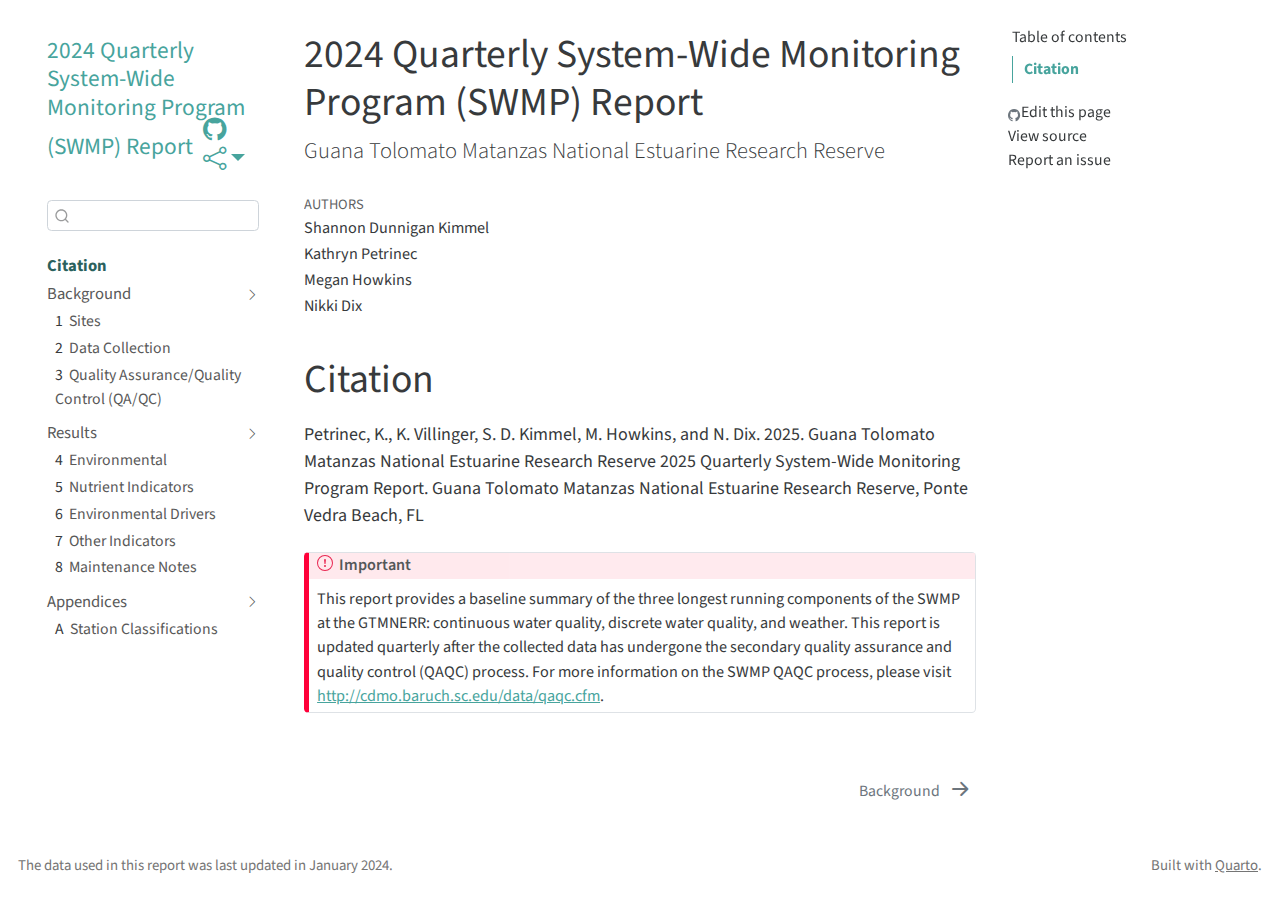
<file: docs/index.html>
<!DOCTYPE html>
<html xmlns="http://www.w3.org/1999/xhtml" lang="en" xml:lang="en"><head>

<meta charset="utf-8">
<meta name="generator" content="quarto-1.5.57">

<meta name="viewport" content="width=device-width, initial-scale=1.0, user-scalable=yes">

<meta name="author" content="Shannon Dunnigan Kimmel">
<meta name="author" content="Kathryn Petrinec">
<meta name="author" content="Megan Howkins">
<meta name="author" content="Nikki Dix">

<title>2024 Quarterly System-Wide Monitoring Program (SWMP) Report</title>
<style>
code{white-space: pre-wrap;}
span.smallcaps{font-variant: small-caps;}
div.columns{display: flex; gap: min(4vw, 1.5em);}
div.column{flex: auto; overflow-x: auto;}
div.hanging-indent{margin-left: 1.5em; text-indent: -1.5em;}
ul.task-list{list-style: none;}
ul.task-list li input[type="checkbox"] {
  width: 0.8em;
  margin: 0 0.8em 0.2em -1em; /* quarto-specific, see https://github.com/quarto-dev/quarto-cli/issues/4556 */ 
  vertical-align: middle;
}
</style>


<script src="site_libs/quarto-nav/quarto-nav.js"></script>
<script src="site_libs/quarto-nav/headroom.min.js"></script>
<script src="site_libs/clipboard/clipboard.min.js"></script>
<script src="site_libs/quarto-search/autocomplete.umd.js"></script>
<script src="site_libs/quarto-search/fuse.min.js"></script>
<script src="site_libs/quarto-search/quarto-search.js"></script>
<meta name="quarto:offset" content="./">
<link href="./text/background.html" rel="next">
<link href="./images/friends-logo.png" rel="icon" type="image/png">
<script src="site_libs/quarto-html/quarto.js"></script>
<script src="site_libs/quarto-html/popper.min.js"></script>
<script src="site_libs/quarto-html/tippy.umd.min.js"></script>
<script src="site_libs/quarto-html/anchor.min.js"></script>
<link href="site_libs/quarto-html/tippy.css" rel="stylesheet">
<link href="site_libs/quarto-html/quarto-syntax-highlighting.css" rel="stylesheet" id="quarto-text-highlighting-styles">
<script src="site_libs/bootstrap/bootstrap.min.js"></script>
<link href="site_libs/bootstrap/bootstrap-icons.css" rel="stylesheet">
<link href="site_libs/bootstrap/bootstrap.min.css" rel="stylesheet" id="quarto-bootstrap" data-mode="light">
<script id="quarto-search-options" type="application/json">{
  "location": "sidebar",
  "copy-button": false,
  "collapse-after": 3,
  "panel-placement": "start",
  "type": "textbox",
  "limit": 50,
  "keyboard-shortcut": [
    "f",
    "/",
    "s"
  ],
  "show-item-context": false,
  "language": {
    "search-no-results-text": "No results",
    "search-matching-documents-text": "matching documents",
    "search-copy-link-title": "Copy link to search",
    "search-hide-matches-text": "Hide additional matches",
    "search-more-match-text": "more match in this document",
    "search-more-matches-text": "more matches in this document",
    "search-clear-button-title": "Clear",
    "search-text-placeholder": "",
    "search-detached-cancel-button-title": "Cancel",
    "search-submit-button-title": "Submit",
    "search-label": "Search"
  }
}</script>


</head>

<body class="nav-sidebar floating">

<div id="quarto-search-results"></div>
  <header id="quarto-header" class="headroom fixed-top">
  <nav class="quarto-secondary-nav">
    <div class="container-fluid d-flex">
      <button type="button" class="quarto-btn-toggle btn" data-bs-toggle="collapse" role="button" data-bs-target=".quarto-sidebar-collapse-item" aria-controls="quarto-sidebar" aria-expanded="false" aria-label="Toggle sidebar navigation" onclick="if (window.quartoToggleHeadroom) { window.quartoToggleHeadroom(); }">
        <i class="bi bi-layout-text-sidebar-reverse"></i>
      </button>
        <nav class="quarto-page-breadcrumbs" aria-label="breadcrumb"><ol class="breadcrumb"><li class="breadcrumb-item"><a href="./index.html">Citation</a></li></ol></nav>
        <a class="flex-grow-1" role="navigation" data-bs-toggle="collapse" data-bs-target=".quarto-sidebar-collapse-item" aria-controls="quarto-sidebar" aria-expanded="false" aria-label="Toggle sidebar navigation" onclick="if (window.quartoToggleHeadroom) { window.quartoToggleHeadroom(); }">      
        </a>
      <button type="button" class="btn quarto-search-button" aria-label="Search" onclick="window.quartoOpenSearch();">
        <i class="bi bi-search"></i>
      </button>
    </div>
  </nav>
</header>
<!-- content -->
<div id="quarto-content" class="quarto-container page-columns page-rows-contents page-layout-article">
<!-- sidebar -->
  <nav id="quarto-sidebar" class="sidebar collapse collapse-horizontal quarto-sidebar-collapse-item sidebar-navigation floating overflow-auto">
    <div class="pt-lg-2 mt-2 text-left sidebar-header">
    <div class="sidebar-title mb-0 py-0">
      <a href="./">2024 Quarterly System-Wide Monitoring Program (SWMP) Report</a> 
        <div class="sidebar-tools-main">
    <a href="https://github.com/GTMNERR/swmp-quarter-report" title="Source Code" class="quarto-navigation-tool px-1" aria-label="Source Code"><i class="bi bi-github"></i></a>
    <div class="dropdown">
      <a href="" title="Share" id="quarto-navigation-tool-dropdown-0" class="quarto-navigation-tool dropdown-toggle px-1" data-bs-toggle="dropdown" aria-expanded="false" role="link" aria-label="Share"><i class="bi bi-share"></i></a>
      <ul class="dropdown-menu" aria-labelledby="quarto-navigation-tool-dropdown-0">
          <li>
            <a class="dropdown-item sidebar-tools-main-item" href="https://twitter.com/intent/tweet?url=|url|">
              <i class="bi bi-twitter pe-1"></i>
            Twitter
            </a>
          </li>
          <li>
            <a class="dropdown-item sidebar-tools-main-item" href="https://www.facebook.com/sharer/sharer.php?u=|url|">
              <i class="bi bi-facebook pe-1"></i>
            Facebook
            </a>
          </li>
      </ul>
    </div>
</div>
    </div>
      </div>
        <div class="mt-2 flex-shrink-0 align-items-center">
        <div class="sidebar-search">
        <div id="quarto-search" class="" title="Search"></div>
        </div>
        </div>
    <div class="sidebar-menu-container"> 
    <ul class="list-unstyled mt-1">
        <li class="sidebar-item">
  <div class="sidebar-item-container"> 
  <a href="./index.html" class="sidebar-item-text sidebar-link active">
 <span class="menu-text">Citation</span></a>
  </div>
</li>
        <li class="sidebar-item sidebar-item-section">
      <div class="sidebar-item-container"> 
            <a href="./text/background.html" class="sidebar-item-text sidebar-link">
 <span class="menu-text">Background</span></a>
          <a class="sidebar-item-toggle text-start" data-bs-toggle="collapse" data-bs-target="#quarto-sidebar-section-1" role="navigation" aria-expanded="true" aria-label="Toggle section">
            <i class="bi bi-chevron-right ms-2"></i>
          </a> 
      </div>
      <ul id="quarto-sidebar-section-1" class="collapse list-unstyled sidebar-section depth1 show">  
          <li class="sidebar-item">
  <div class="sidebar-item-container"> 
  <a href="./text/sites.html" class="sidebar-item-text sidebar-link">
 <span class="menu-text"><span class="chapter-number">1</span>&nbsp; <span class="chapter-title">Sites</span></span></a>
  </div>
</li>
          <li class="sidebar-item">
  <div class="sidebar-item-container"> 
  <a href="./text/collection.html" class="sidebar-item-text sidebar-link">
 <span class="menu-text"><span class="chapter-number">2</span>&nbsp; <span class="chapter-title">Data Collection</span></span></a>
  </div>
</li>
          <li class="sidebar-item">
  <div class="sidebar-item-container"> 
  <a href="./text/qaqc.html" class="sidebar-item-text sidebar-link">
 <span class="menu-text"><span class="chapter-number">3</span>&nbsp; <span class="chapter-title">Quality Assurance/Quality Control (QA/QC)</span></span></a>
  </div>
</li>
      </ul>
  </li>
        <li class="sidebar-item sidebar-item-section">
      <div class="sidebar-item-container"> 
            <a href="./text/results.html" class="sidebar-item-text sidebar-link">
 <span class="menu-text">Results</span></a>
          <a class="sidebar-item-toggle text-start" data-bs-toggle="collapse" data-bs-target="#quarto-sidebar-section-2" role="navigation" aria-expanded="true" aria-label="Toggle section">
            <i class="bi bi-chevron-right ms-2"></i>
          </a> 
      </div>
      <ul id="quarto-sidebar-section-2" class="collapse list-unstyled sidebar-section depth1 show">  
          <li class="sidebar-item">
  <div class="sidebar-item-container"> 
  <a href="./text/environmental.html" class="sidebar-item-text sidebar-link">
 <span class="menu-text"><span class="chapter-number">4</span>&nbsp; <span class="chapter-title">Environmental</span></span></a>
  </div>
</li>
          <li class="sidebar-item">
  <div class="sidebar-item-container"> 
  <a href="./text/nut-indicators.html" class="sidebar-item-text sidebar-link">
 <span class="menu-text"><span class="chapter-number">5</span>&nbsp; <span class="chapter-title">Nutrient Indicators</span></span></a>
  </div>
</li>
          <li class="sidebar-item">
  <div class="sidebar-item-container"> 
  <a href="./text/environmental-drivers.html" class="sidebar-item-text sidebar-link">
 <span class="menu-text"><span class="chapter-number">6</span>&nbsp; <span class="chapter-title">Environmental Drivers</span></span></a>
  </div>
</li>
          <li class="sidebar-item">
  <div class="sidebar-item-container"> 
  <a href="./text/misc-bac.html" class="sidebar-item-text sidebar-link">
 <span class="menu-text"><span class="chapter-number">7</span>&nbsp; <span class="chapter-title">Other Indicators</span></span></a>
  </div>
</li>
          <li class="sidebar-item">
  <div class="sidebar-item-container"> 
  <a href="./text/maintenance.html" class="sidebar-item-text sidebar-link">
 <span class="menu-text"><span class="chapter-number">8</span>&nbsp; <span class="chapter-title">Maintenance Notes</span></span></a>
  </div>
</li>
      </ul>
  </li>
        <li class="sidebar-item sidebar-item-section">
      <div class="sidebar-item-container"> 
            <a class="sidebar-item-text sidebar-link text-start" data-bs-toggle="collapse" data-bs-target="#quarto-sidebar-section-3" role="navigation" aria-expanded="true">
 <span class="menu-text">Appendices</span></a>
          <a class="sidebar-item-toggle text-start" data-bs-toggle="collapse" data-bs-target="#quarto-sidebar-section-3" role="navigation" aria-expanded="true" aria-label="Toggle section">
            <i class="bi bi-chevron-right ms-2"></i>
          </a> 
      </div>
      <ul id="quarto-sidebar-section-3" class="collapse list-unstyled sidebar-section depth1 show">  
          <li class="sidebar-item">
  <div class="sidebar-item-container"> 
  <a href="./text/a1-cmecs.html" class="sidebar-item-text sidebar-link">
 <span class="menu-text"><span class="chapter-number">A</span>&nbsp; <span class="chapter-title">Station Classifications</span></span></a>
  </div>
</li>
      </ul>
  </li>
    </ul>
    </div>
</nav>
<div id="quarto-sidebar-glass" class="quarto-sidebar-collapse-item" data-bs-toggle="collapse" data-bs-target=".quarto-sidebar-collapse-item"></div>
<!-- margin-sidebar -->
    <div id="quarto-margin-sidebar" class="sidebar margin-sidebar">
        <nav id="TOC" role="doc-toc" class="toc-active">
    <h2 id="toc-title">Table of contents</h2>
   
  <ul>
  <li><a href="#citation" id="toc-citation" class="nav-link active" data-scroll-target="#citation">Citation</a></li>
  </ul>
<div class="toc-actions"><ul><li><a href="https://github.com/GTMNERR/swmp-quarter-report/edit/main/index.qmd" class="toc-action"><i class="bi bi-github"></i>Edit this page</a></li><li><a href="https://github.com/GTMNERR/swmp-quarter-report/blob/main/index.qmd" class="toc-action"><i class="bi empty"></i>View source</a></li><li><a href="https://github.com/GTMNERR/swmp-quarter-report/issues/new" class="toc-action"><i class="bi empty"></i>Report an issue</a></li></ul></div></nav>
    </div>
<!-- main -->
<main class="content" id="quarto-document-content">

<header id="title-block-header" class="quarto-title-block default">
<div class="quarto-title">
<h1 class="title">2024 Quarterly System-Wide Monitoring Program (SWMP) Report</h1>
<p class="subtitle lead">Guana Tolomato Matanzas National Estuarine Research Reserve</p>
</div>



<div class="quarto-title-meta">

    <div>
    <div class="quarto-title-meta-heading">Authors</div>
    <div class="quarto-title-meta-contents">
             <p>Shannon Dunnigan Kimmel </p>
             <p>Kathryn Petrinec </p>
             <p>Megan Howkins </p>
             <p>Nikki Dix </p>
          </div>
  </div>
    
  
    
  </div>
  


</header>


<section id="citation" class="level1 unnumbered">
<h1 class="unnumbered">Citation</h1>
<p>Petrinec, K., K. Villinger, S. D. Kimmel, M. Howkins, and N. Dix. 2025. Guana Tolomato Matanzas National Estuarine Research Reserve 2025 Quarterly System-Wide Monitoring Program Report. Guana Tolomato Matanzas National Estuarine Research Reserve, Ponte Vedra Beach, FL</p>
<div class="callout callout-style-default callout-important callout-titled">
<div class="callout-header d-flex align-content-center">
<div class="callout-icon-container">
<i class="callout-icon"></i>
</div>
<div class="callout-title-container flex-fill">
Important
</div>
</div>
<div class="callout-body-container callout-body">
<p>This report provides a baseline summary of the three longest running components of the SWMP at the GTMNERR: continuous water quality, discrete water quality, and weather. This report is updated quarterly after the collected data has undergone the secondary quality assurance and quality control (QAQC) process. For more information on the SWMP QAQC process, please visit <a href="http://cdmo.baruch.sc.edu/data/qaqc.cfm" class="uri">http://cdmo.baruch.sc.edu/data/qaqc.cfm</a>.</p>
</div>
</div>


</section>

</main> <!-- /main -->
<script id="quarto-html-after-body" type="application/javascript">
window.document.addEventListener("DOMContentLoaded", function (event) {
  const toggleBodyColorMode = (bsSheetEl) => {
    const mode = bsSheetEl.getAttribute("data-mode");
    const bodyEl = window.document.querySelector("body");
    if (mode === "dark") {
      bodyEl.classList.add("quarto-dark");
      bodyEl.classList.remove("quarto-light");
    } else {
      bodyEl.classList.add("quarto-light");
      bodyEl.classList.remove("quarto-dark");
    }
  }
  const toggleBodyColorPrimary = () => {
    const bsSheetEl = window.document.querySelector("link#quarto-bootstrap");
    if (bsSheetEl) {
      toggleBodyColorMode(bsSheetEl);
    }
  }
  toggleBodyColorPrimary();  
  const icon = "";
  const anchorJS = new window.AnchorJS();
  anchorJS.options = {
    placement: 'right',
    icon: icon
  };
  anchorJS.add('.anchored');
  const isCodeAnnotation = (el) => {
    for (const clz of el.classList) {
      if (clz.startsWith('code-annotation-')) {                     
        return true;
      }
    }
    return false;
  }
  const onCopySuccess = function(e) {
    // button target
    const button = e.trigger;
    // don't keep focus
    button.blur();
    // flash "checked"
    button.classList.add('code-copy-button-checked');
    var currentTitle = button.getAttribute("title");
    button.setAttribute("title", "Copied!");
    let tooltip;
    if (window.bootstrap) {
      button.setAttribute("data-bs-toggle", "tooltip");
      button.setAttribute("data-bs-placement", "left");
      button.setAttribute("data-bs-title", "Copied!");
      tooltip = new bootstrap.Tooltip(button, 
        { trigger: "manual", 
          customClass: "code-copy-button-tooltip",
          offset: [0, -8]});
      tooltip.show();    
    }
    setTimeout(function() {
      if (tooltip) {
        tooltip.hide();
        button.removeAttribute("data-bs-title");
        button.removeAttribute("data-bs-toggle");
        button.removeAttribute("data-bs-placement");
      }
      button.setAttribute("title", currentTitle);
      button.classList.remove('code-copy-button-checked');
    }, 1000);
    // clear code selection
    e.clearSelection();
  }
  const getTextToCopy = function(trigger) {
      const codeEl = trigger.previousElementSibling.cloneNode(true);
      for (const childEl of codeEl.children) {
        if (isCodeAnnotation(childEl)) {
          childEl.remove();
        }
      }
      return codeEl.innerText;
  }
  const clipboard = new window.ClipboardJS('.code-copy-button:not([data-in-quarto-modal])', {
    text: getTextToCopy
  });
  clipboard.on('success', onCopySuccess);
  if (window.document.getElementById('quarto-embedded-source-code-modal')) {
    // For code content inside modals, clipBoardJS needs to be initialized with a container option
    // TODO: Check when it could be a function (https://github.com/zenorocha/clipboard.js/issues/860)
    const clipboardModal = new window.ClipboardJS('.code-copy-button[data-in-quarto-modal]', {
      text: getTextToCopy,
      container: window.document.getElementById('quarto-embedded-source-code-modal')
    });
    clipboardModal.on('success', onCopySuccess);
  }
    var localhostRegex = new RegExp(/^(?:http|https):\/\/localhost\:?[0-9]*\//);
    var mailtoRegex = new RegExp(/^mailto:/);
      var filterRegex = new RegExp("https:\/\/GTMNERR\.github\.io\/swmp-quarter-report");
    var isInternal = (href) => {
        return filterRegex.test(href) || localhostRegex.test(href) || mailtoRegex.test(href);
    }
    // Inspect non-navigation links and adorn them if external
 	var links = window.document.querySelectorAll('a[href]:not(.nav-link):not(.navbar-brand):not(.toc-action):not(.sidebar-link):not(.sidebar-item-toggle):not(.pagination-link):not(.no-external):not([aria-hidden]):not(.dropdown-item):not(.quarto-navigation-tool):not(.about-link)');
    for (var i=0; i<links.length; i++) {
      const link = links[i];
      if (!isInternal(link.href)) {
        // undo the damage that might have been done by quarto-nav.js in the case of
        // links that we want to consider external
        if (link.dataset.originalHref !== undefined) {
          link.href = link.dataset.originalHref;
        }
      }
    }
  function tippyHover(el, contentFn, onTriggerFn, onUntriggerFn) {
    const config = {
      allowHTML: true,
      maxWidth: 500,
      delay: 100,
      arrow: false,
      appendTo: function(el) {
          return el.parentElement;
      },
      interactive: true,
      interactiveBorder: 10,
      theme: 'quarto',
      placement: 'bottom-start',
    };
    if (contentFn) {
      config.content = contentFn;
    }
    if (onTriggerFn) {
      config.onTrigger = onTriggerFn;
    }
    if (onUntriggerFn) {
      config.onUntrigger = onUntriggerFn;
    }
    window.tippy(el, config); 
  }
  const noterefs = window.document.querySelectorAll('a[role="doc-noteref"]');
  for (var i=0; i<noterefs.length; i++) {
    const ref = noterefs[i];
    tippyHover(ref, function() {
      // use id or data attribute instead here
      let href = ref.getAttribute('data-footnote-href') || ref.getAttribute('href');
      try { href = new URL(href).hash; } catch {}
      const id = href.replace(/^#\/?/, "");
      const note = window.document.getElementById(id);
      if (note) {
        return note.innerHTML;
      } else {
        return "";
      }
    });
  }
  const xrefs = window.document.querySelectorAll('a.quarto-xref');
  const processXRef = (id, note) => {
    // Strip column container classes
    const stripColumnClz = (el) => {
      el.classList.remove("page-full", "page-columns");
      if (el.children) {
        for (const child of el.children) {
          stripColumnClz(child);
        }
      }
    }
    stripColumnClz(note)
    if (id === null || id.startsWith('sec-')) {
      // Special case sections, only their first couple elements
      const container = document.createElement("div");
      if (note.children && note.children.length > 2) {
        container.appendChild(note.children[0].cloneNode(true));
        for (let i = 1; i < note.children.length; i++) {
          const child = note.children[i];
          if (child.tagName === "P" && child.innerText === "") {
            continue;
          } else {
            container.appendChild(child.cloneNode(true));
            break;
          }
        }
        if (window.Quarto?.typesetMath) {
          window.Quarto.typesetMath(container);
        }
        return container.innerHTML
      } else {
        if (window.Quarto?.typesetMath) {
          window.Quarto.typesetMath(note);
        }
        return note.innerHTML;
      }
    } else {
      // Remove any anchor links if they are present
      const anchorLink = note.querySelector('a.anchorjs-link');
      if (anchorLink) {
        anchorLink.remove();
      }
      if (window.Quarto?.typesetMath) {
        window.Quarto.typesetMath(note);
      }
      // TODO in 1.5, we should make sure this works without a callout special case
      if (note.classList.contains("callout")) {
        return note.outerHTML;
      } else {
        return note.innerHTML;
      }
    }
  }
  for (var i=0; i<xrefs.length; i++) {
    const xref = xrefs[i];
    tippyHover(xref, undefined, function(instance) {
      instance.disable();
      let url = xref.getAttribute('href');
      let hash = undefined; 
      if (url.startsWith('#')) {
        hash = url;
      } else {
        try { hash = new URL(url).hash; } catch {}
      }
      if (hash) {
        const id = hash.replace(/^#\/?/, "");
        const note = window.document.getElementById(id);
        if (note !== null) {
          try {
            const html = processXRef(id, note.cloneNode(true));
            instance.setContent(html);
          } finally {
            instance.enable();
            instance.show();
          }
        } else {
          // See if we can fetch this
          fetch(url.split('#')[0])
          .then(res => res.text())
          .then(html => {
            const parser = new DOMParser();
            const htmlDoc = parser.parseFromString(html, "text/html");
            const note = htmlDoc.getElementById(id);
            if (note !== null) {
              const html = processXRef(id, note);
              instance.setContent(html);
            } 
          }).finally(() => {
            instance.enable();
            instance.show();
          });
        }
      } else {
        // See if we can fetch a full url (with no hash to target)
        // This is a special case and we should probably do some content thinning / targeting
        fetch(url)
        .then(res => res.text())
        .then(html => {
          const parser = new DOMParser();
          const htmlDoc = parser.parseFromString(html, "text/html");
          const note = htmlDoc.querySelector('main.content');
          if (note !== null) {
            // This should only happen for chapter cross references
            // (since there is no id in the URL)
            // remove the first header
            if (note.children.length > 0 && note.children[0].tagName === "HEADER") {
              note.children[0].remove();
            }
            const html = processXRef(null, note);
            instance.setContent(html);
          } 
        }).finally(() => {
          instance.enable();
          instance.show();
        });
      }
    }, function(instance) {
    });
  }
      let selectedAnnoteEl;
      const selectorForAnnotation = ( cell, annotation) => {
        let cellAttr = 'data-code-cell="' + cell + '"';
        let lineAttr = 'data-code-annotation="' +  annotation + '"';
        const selector = 'span[' + cellAttr + '][' + lineAttr + ']';
        return selector;
      }
      const selectCodeLines = (annoteEl) => {
        const doc = window.document;
        const targetCell = annoteEl.getAttribute("data-target-cell");
        const targetAnnotation = annoteEl.getAttribute("data-target-annotation");
        const annoteSpan = window.document.querySelector(selectorForAnnotation(targetCell, targetAnnotation));
        const lines = annoteSpan.getAttribute("data-code-lines").split(",");
        const lineIds = lines.map((line) => {
          return targetCell + "-" + line;
        })
        let top = null;
        let height = null;
        let parent = null;
        if (lineIds.length > 0) {
            //compute the position of the single el (top and bottom and make a div)
            const el = window.document.getElementById(lineIds[0]);
            top = el.offsetTop;
            height = el.offsetHeight;
            parent = el.parentElement.parentElement;
          if (lineIds.length > 1) {
            const lastEl = window.document.getElementById(lineIds[lineIds.length - 1]);
            const bottom = lastEl.offsetTop + lastEl.offsetHeight;
            height = bottom - top;
          }
          if (top !== null && height !== null && parent !== null) {
            // cook up a div (if necessary) and position it 
            let div = window.document.getElementById("code-annotation-line-highlight");
            if (div === null) {
              div = window.document.createElement("div");
              div.setAttribute("id", "code-annotation-line-highlight");
              div.style.position = 'absolute';
              parent.appendChild(div);
            }
            div.style.top = top - 2 + "px";
            div.style.height = height + 4 + "px";
            div.style.left = 0;
            let gutterDiv = window.document.getElementById("code-annotation-line-highlight-gutter");
            if (gutterDiv === null) {
              gutterDiv = window.document.createElement("div");
              gutterDiv.setAttribute("id", "code-annotation-line-highlight-gutter");
              gutterDiv.style.position = 'absolute';
              const codeCell = window.document.getElementById(targetCell);
              const gutter = codeCell.querySelector('.code-annotation-gutter');
              gutter.appendChild(gutterDiv);
            }
            gutterDiv.style.top = top - 2 + "px";
            gutterDiv.style.height = height + 4 + "px";
          }
          selectedAnnoteEl = annoteEl;
        }
      };
      const unselectCodeLines = () => {
        const elementsIds = ["code-annotation-line-highlight", "code-annotation-line-highlight-gutter"];
        elementsIds.forEach((elId) => {
          const div = window.document.getElementById(elId);
          if (div) {
            div.remove();
          }
        });
        selectedAnnoteEl = undefined;
      };
        // Handle positioning of the toggle
    window.addEventListener(
      "resize",
      throttle(() => {
        elRect = undefined;
        if (selectedAnnoteEl) {
          selectCodeLines(selectedAnnoteEl);
        }
      }, 10)
    );
    function throttle(fn, ms) {
    let throttle = false;
    let timer;
      return (...args) => {
        if(!throttle) { // first call gets through
            fn.apply(this, args);
            throttle = true;
        } else { // all the others get throttled
            if(timer) clearTimeout(timer); // cancel #2
            timer = setTimeout(() => {
              fn.apply(this, args);
              timer = throttle = false;
            }, ms);
        }
      };
    }
      // Attach click handler to the DT
      const annoteDls = window.document.querySelectorAll('dt[data-target-cell]');
      for (const annoteDlNode of annoteDls) {
        annoteDlNode.addEventListener('click', (event) => {
          const clickedEl = event.target;
          if (clickedEl !== selectedAnnoteEl) {
            unselectCodeLines();
            const activeEl = window.document.querySelector('dt[data-target-cell].code-annotation-active');
            if (activeEl) {
              activeEl.classList.remove('code-annotation-active');
            }
            selectCodeLines(clickedEl);
            clickedEl.classList.add('code-annotation-active');
          } else {
            // Unselect the line
            unselectCodeLines();
            clickedEl.classList.remove('code-annotation-active');
          }
        });
      }
  const findCites = (el) => {
    const parentEl = el.parentElement;
    if (parentEl) {
      const cites = parentEl.dataset.cites;
      if (cites) {
        return {
          el,
          cites: cites.split(' ')
        };
      } else {
        return findCites(el.parentElement)
      }
    } else {
      return undefined;
    }
  };
  var bibliorefs = window.document.querySelectorAll('a[role="doc-biblioref"]');
  for (var i=0; i<bibliorefs.length; i++) {
    const ref = bibliorefs[i];
    const citeInfo = findCites(ref);
    if (citeInfo) {
      tippyHover(citeInfo.el, function() {
        var popup = window.document.createElement('div');
        citeInfo.cites.forEach(function(cite) {
          var citeDiv = window.document.createElement('div');
          citeDiv.classList.add('hanging-indent');
          citeDiv.classList.add('csl-entry');
          var biblioDiv = window.document.getElementById('ref-' + cite);
          if (biblioDiv) {
            citeDiv.innerHTML = biblioDiv.innerHTML;
          }
          popup.appendChild(citeDiv);
        });
        return popup.innerHTML;
      });
    }
  }
});
</script>
<nav class="page-navigation">
  <div class="nav-page nav-page-previous">
  </div>
  <div class="nav-page nav-page-next">
      <a href="./text/background.html" class="pagination-link" aria-label="Background">
        <span class="nav-page-text">Background</span> <i class="bi bi-arrow-right-short"></i>
      </a>
  </div>
</nav>
</div> <!-- /content -->
<footer class="footer">
  <div class="nav-footer">
    <div class="nav-footer-left">
<p>The data used in this report was last updated in January 2024.</p>
</div>   
    <div class="nav-footer-center">
      &nbsp;
    <div class="toc-actions d-sm-block d-md-none"><ul><li><a href="https://github.com/GTMNERR/swmp-quarter-report/edit/main/index.qmd" class="toc-action"><i class="bi bi-github"></i>Edit this page</a></li><li><a href="https://github.com/GTMNERR/swmp-quarter-report/blob/main/index.qmd" class="toc-action"><i class="bi empty"></i>View source</a></li><li><a href="https://github.com/GTMNERR/swmp-quarter-report/issues/new" class="toc-action"><i class="bi empty"></i>Report an issue</a></li></ul></div></div>
    <div class="nav-footer-right">
<p>Built with <a href="https://quarto.org/">Quarto</a>.</p>
</div>
  </div>
</footer>




</body></html>
</file>
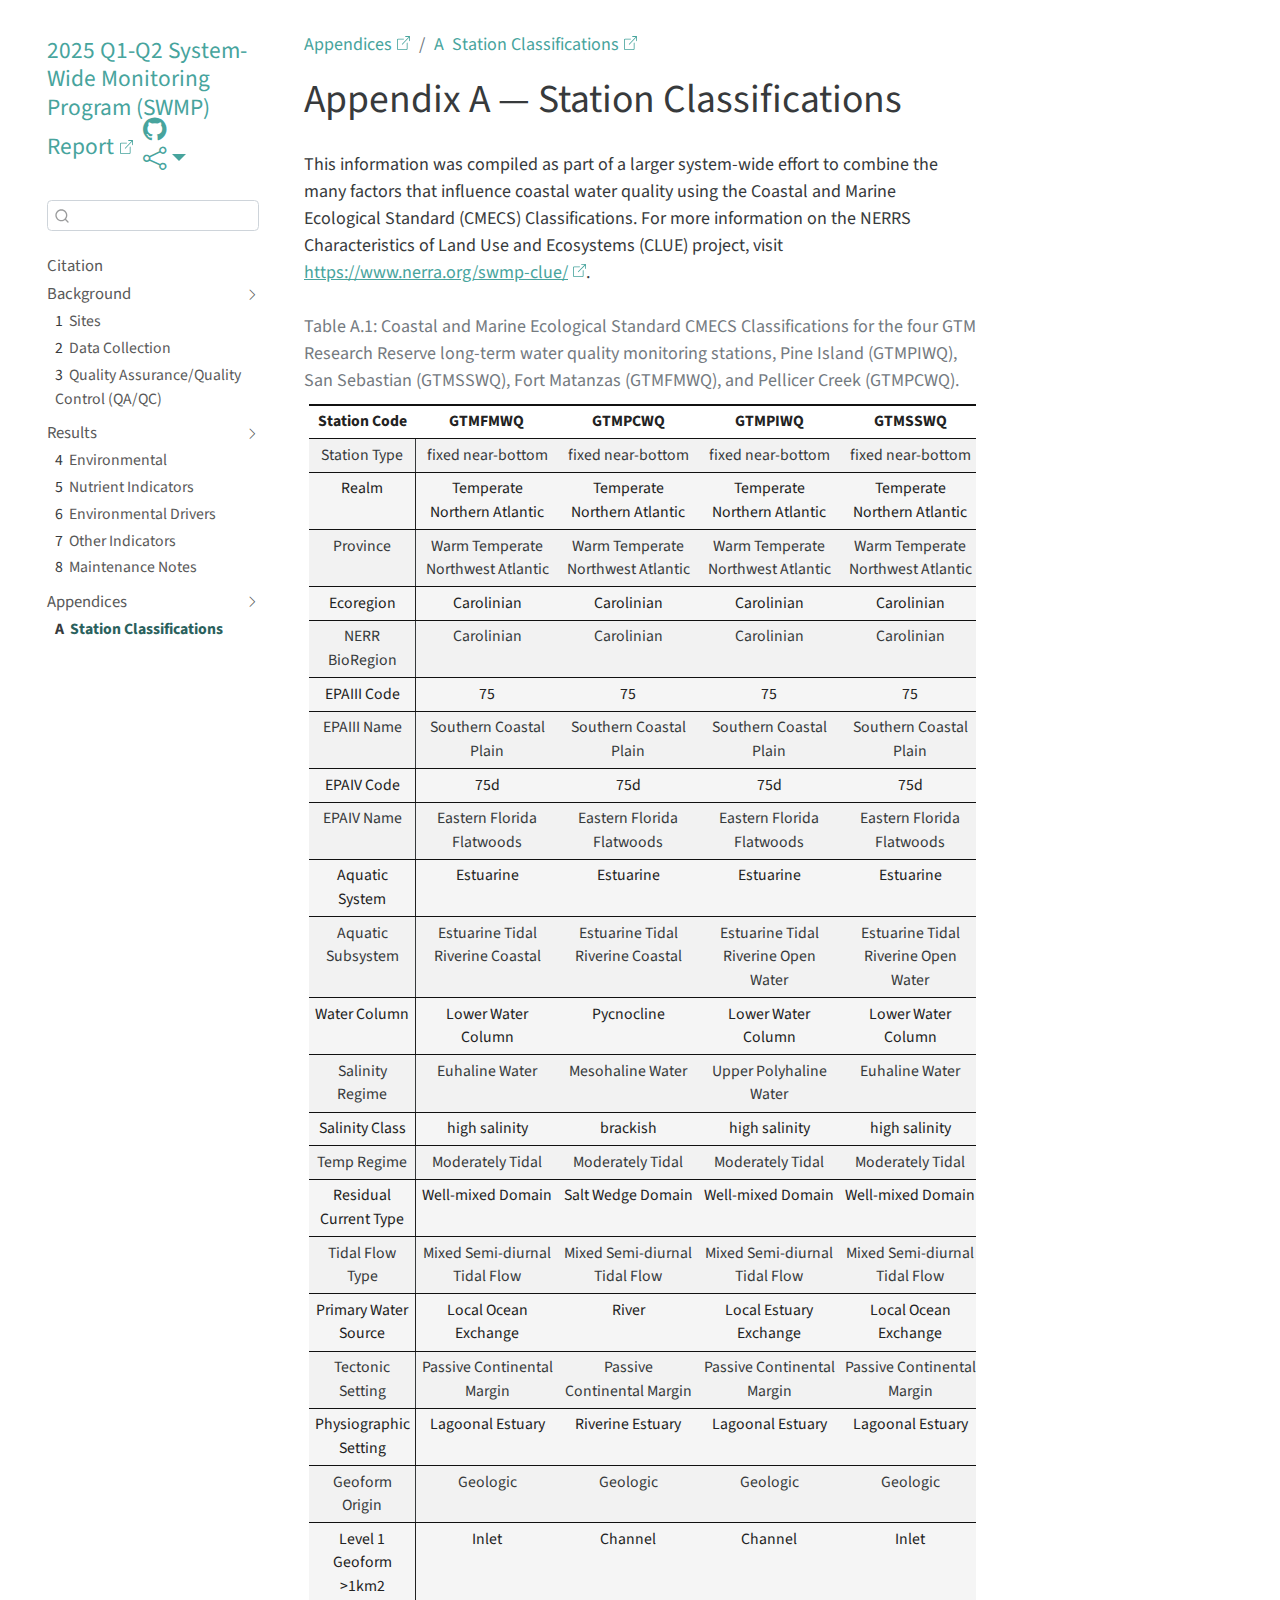
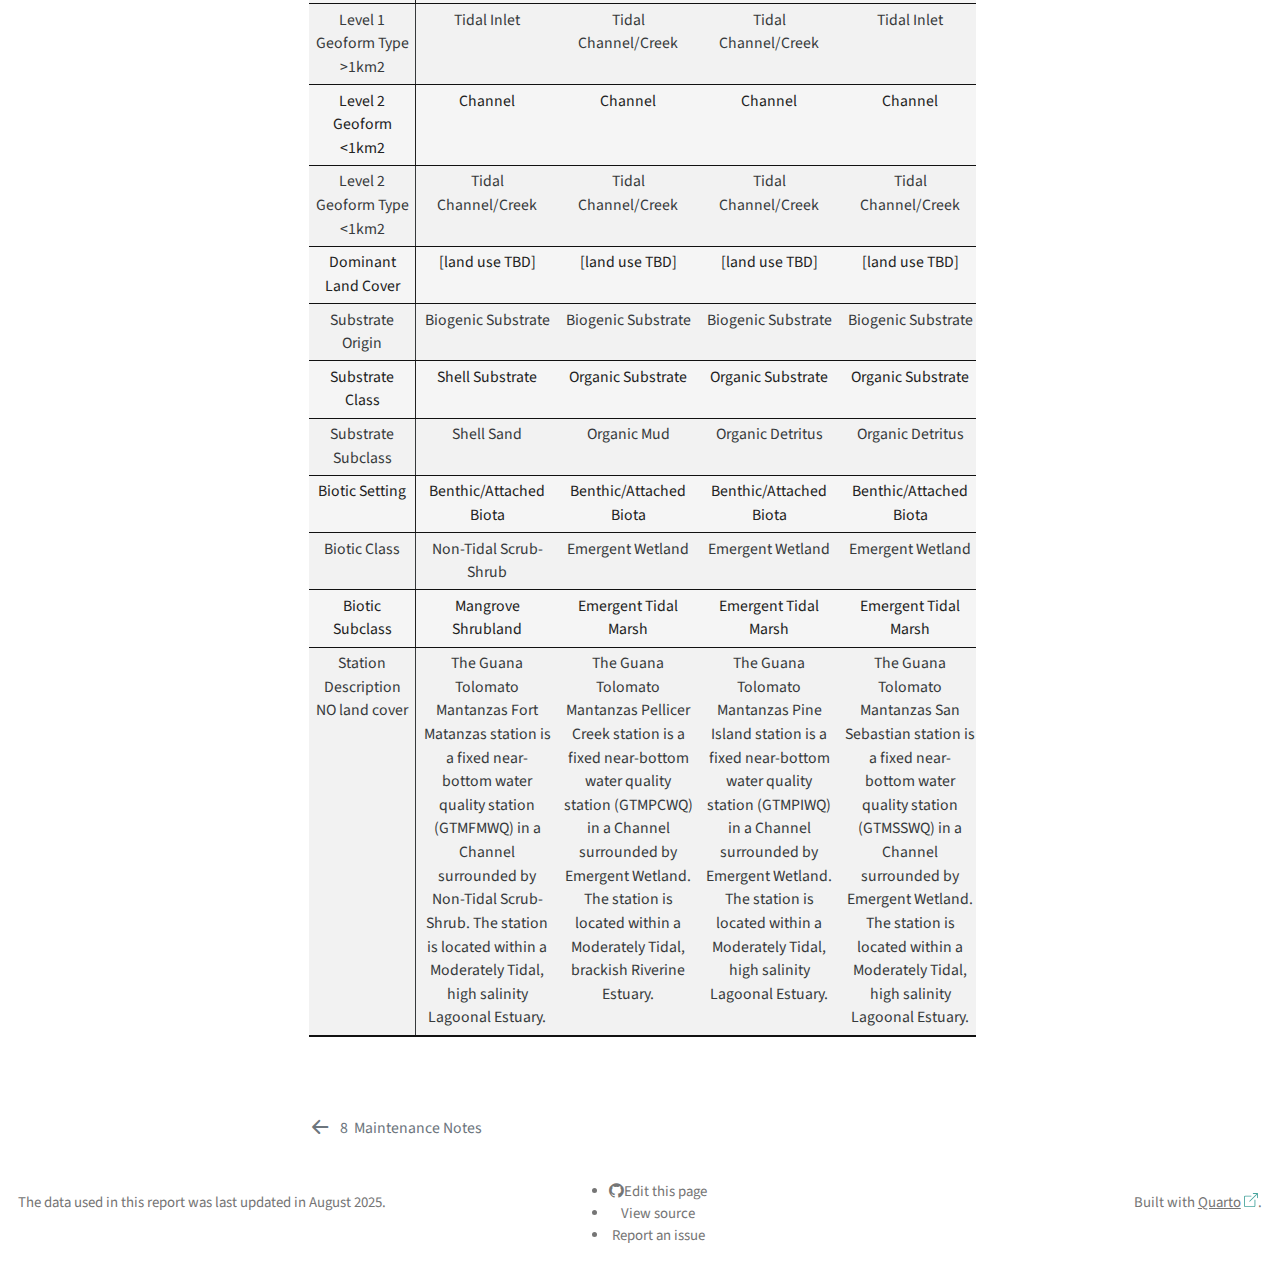
<file: docs/text/a1-cmecs.html>
<!DOCTYPE html>
<html xmlns="http://www.w3.org/1999/xhtml" lang="en" xml:lang="en"><head>

<meta charset="utf-8">
<meta name="generator" content="quarto-1.5.57">

<meta name="viewport" content="width=device-width, initial-scale=1.0, user-scalable=yes">


<title>Appendix A — Station Classifications – 2025 System-Wide Monitoring Program (SWMP) Report</title>
<style>
code{white-space: pre-wrap;}
span.smallcaps{font-variant: small-caps;}
div.columns{display: flex; gap: min(4vw, 1.5em);}
div.column{flex: auto; overflow-x: auto;}
div.hanging-indent{margin-left: 1.5em; text-indent: -1.5em;}
ul.task-list{list-style: none;}
ul.task-list li input[type="checkbox"] {
  width: 0.8em;
  margin: 0 0.8em 0.2em -1em; /* quarto-specific, see https://github.com/quarto-dev/quarto-cli/issues/4556 */ 
  vertical-align: middle;
}
</style>


<script src="../site_libs/quarto-nav/quarto-nav.js"></script>
<script src="../site_libs/quarto-nav/headroom.min.js"></script>
<script src="../site_libs/clipboard/clipboard.min.js"></script>
<script src="../site_libs/quarto-search/autocomplete.umd.js"></script>
<script src="../site_libs/quarto-search/fuse.min.js"></script>
<script src="../site_libs/quarto-search/quarto-search.js"></script>
<meta name="quarto:offset" content="../">
<link href="../text/maintenance.html" rel="prev">
<link href="../images/friends-logo.png" rel="icon" type="image/png">
<script src="../site_libs/quarto-html/quarto.js"></script>
<script src="../site_libs/quarto-html/popper.min.js"></script>
<script src="../site_libs/quarto-html/tippy.umd.min.js"></script>
<script src="../site_libs/quarto-html/anchor.min.js"></script>
<link href="../site_libs/quarto-html/tippy.css" rel="stylesheet">
<link href="../site_libs/quarto-html/quarto-syntax-highlighting.css" rel="stylesheet" id="quarto-text-highlighting-styles">
<script src="../site_libs/bootstrap/bootstrap.min.js"></script>
<link href="../site_libs/bootstrap/bootstrap-icons.css" rel="stylesheet">
<link href="../site_libs/bootstrap/bootstrap.min.css" rel="stylesheet" id="quarto-bootstrap" data-mode="light">
<script id="quarto-search-options" type="application/json">{
  "location": "sidebar",
  "copy-button": false,
  "collapse-after": 3,
  "panel-placement": "start",
  "type": "textbox",
  "limit": 50,
  "keyboard-shortcut": [
    "f",
    "/",
    "s"
  ],
  "show-item-context": false,
  "language": {
    "search-no-results-text": "No results",
    "search-matching-documents-text": "matching documents",
    "search-copy-link-title": "Copy link to search",
    "search-hide-matches-text": "Hide additional matches",
    "search-more-match-text": "more match in this document",
    "search-more-matches-text": "more matches in this document",
    "search-clear-button-title": "Clear",
    "search-text-placeholder": "",
    "search-detached-cancel-button-title": "Cancel",
    "search-submit-button-title": "Submit",
    "search-label": "Search"
  }
}</script>
<script src="../site_libs/kePrint-0.0.1/kePrint.js"></script>

<link href="../site_libs/lightable-0.0.1/lightable.css" rel="stylesheet">



</head>

<body class="nav-sidebar floating">

<div id="quarto-search-results"></div>
  <header id="quarto-header" class="headroom fixed-top">
  <nav class="quarto-secondary-nav">
    <div class="container-fluid d-flex">
      <button type="button" class="quarto-btn-toggle btn" data-bs-toggle="collapse" role="button" data-bs-target=".quarto-sidebar-collapse-item" aria-controls="quarto-sidebar" aria-expanded="false" aria-label="Toggle sidebar navigation" onclick="if (window.quartoToggleHeadroom) { window.quartoToggleHeadroom(); }">
        <i class="bi bi-layout-text-sidebar-reverse"></i>
      </button>
        <nav class="quarto-page-breadcrumbs" aria-label="breadcrumb"><ol class="breadcrumb"><li class="breadcrumb-item"><a href="../text/a1-cmecs.html">Appendices</a></li><li class="breadcrumb-item"><a href="../text/a1-cmecs.html"><span class="chapter-number">A</span>&nbsp; <span class="chapter-title">Station Classifications</span></a></li></ol></nav>
        <a class="flex-grow-1" role="navigation" data-bs-toggle="collapse" data-bs-target=".quarto-sidebar-collapse-item" aria-controls="quarto-sidebar" aria-expanded="false" aria-label="Toggle sidebar navigation" onclick="if (window.quartoToggleHeadroom) { window.quartoToggleHeadroom(); }">      
        </a>
      <button type="button" class="btn quarto-search-button" aria-label="Search" onclick="window.quartoOpenSearch();">
        <i class="bi bi-search"></i>
      </button>
    </div>
  </nav>
</header>
<!-- content -->
<div id="quarto-content" class="quarto-container page-columns page-rows-contents page-layout-article">
<!-- sidebar -->
  <nav id="quarto-sidebar" class="sidebar collapse collapse-horizontal quarto-sidebar-collapse-item sidebar-navigation floating overflow-auto">
    <div class="pt-lg-2 mt-2 text-left sidebar-header">
    <div class="sidebar-title mb-0 py-0">
      <a href="../">2025 Q1-Q2 System-Wide Monitoring Program (SWMP) Report</a> 
        <div class="sidebar-tools-main">
    <a href="https://github.com/GTMNERR/swmp-quarter-report" title="Source Code" class="quarto-navigation-tool px-1" aria-label="Source Code"><i class="bi bi-github"></i></a>
    <div class="dropdown">
      <a href="" title="Share" id="quarto-navigation-tool-dropdown-0" class="quarto-navigation-tool dropdown-toggle px-1" data-bs-toggle="dropdown" aria-expanded="false" role="link" aria-label="Share"><i class="bi bi-share"></i></a>
      <ul class="dropdown-menu" aria-labelledby="quarto-navigation-tool-dropdown-0">
          <li>
            <a class="dropdown-item sidebar-tools-main-item" href="https://twitter.com/intent/tweet?url=|url|">
              <i class="bi bi-twitter pe-1"></i>
            Twitter
            </a>
          </li>
          <li>
            <a class="dropdown-item sidebar-tools-main-item" href="https://www.facebook.com/sharer/sharer.php?u=|url|">
              <i class="bi bi-facebook pe-1"></i>
            Facebook
            </a>
          </li>
      </ul>
    </div>
</div>
    </div>
      </div>
        <div class="mt-2 flex-shrink-0 align-items-center">
        <div class="sidebar-search">
        <div id="quarto-search" class="" title="Search"></div>
        </div>
        </div>
    <div class="sidebar-menu-container"> 
    <ul class="list-unstyled mt-1">
        <li class="sidebar-item">
  <div class="sidebar-item-container"> 
  <a href="../index.html" class="sidebar-item-text sidebar-link">
 <span class="menu-text">Citation</span></a>
  </div>
</li>
        <li class="sidebar-item sidebar-item-section">
      <div class="sidebar-item-container"> 
            <a href="../text/background.html" class="sidebar-item-text sidebar-link">
 <span class="menu-text">Background</span></a>
          <a class="sidebar-item-toggle text-start" data-bs-toggle="collapse" data-bs-target="#quarto-sidebar-section-1" role="navigation" aria-expanded="true" aria-label="Toggle section">
            <i class="bi bi-chevron-right ms-2"></i>
          </a> 
      </div>
      <ul id="quarto-sidebar-section-1" class="collapse list-unstyled sidebar-section depth1 show">  
          <li class="sidebar-item">
  <div class="sidebar-item-container"> 
  <a href="../text/sites.html" class="sidebar-item-text sidebar-link">
 <span class="menu-text"><span class="chapter-number">1</span>&nbsp; <span class="chapter-title">Sites</span></span></a>
  </div>
</li>
          <li class="sidebar-item">
  <div class="sidebar-item-container"> 
  <a href="../text/collection.html" class="sidebar-item-text sidebar-link">
 <span class="menu-text"><span class="chapter-number">2</span>&nbsp; <span class="chapter-title">Data Collection</span></span></a>
  </div>
</li>
          <li class="sidebar-item">
  <div class="sidebar-item-container"> 
  <a href="../text/qaqc.html" class="sidebar-item-text sidebar-link">
 <span class="menu-text"><span class="chapter-number">3</span>&nbsp; <span class="chapter-title">Quality Assurance/Quality Control (QA/QC)</span></span></a>
  </div>
</li>
      </ul>
  </li>
        <li class="sidebar-item sidebar-item-section">
      <div class="sidebar-item-container"> 
            <a href="../text/results.html" class="sidebar-item-text sidebar-link">
 <span class="menu-text">Results</span></a>
          <a class="sidebar-item-toggle text-start" data-bs-toggle="collapse" data-bs-target="#quarto-sidebar-section-2" role="navigation" aria-expanded="true" aria-label="Toggle section">
            <i class="bi bi-chevron-right ms-2"></i>
          </a> 
      </div>
      <ul id="quarto-sidebar-section-2" class="collapse list-unstyled sidebar-section depth1 show">  
          <li class="sidebar-item">
  <div class="sidebar-item-container"> 
  <a href="../text/environmental.html" class="sidebar-item-text sidebar-link">
 <span class="menu-text"><span class="chapter-number">4</span>&nbsp; <span class="chapter-title">Environmental</span></span></a>
  </div>
</li>
          <li class="sidebar-item">
  <div class="sidebar-item-container"> 
  <a href="../text/nut-indicators.html" class="sidebar-item-text sidebar-link">
 <span class="menu-text"><span class="chapter-number">5</span>&nbsp; <span class="chapter-title">Nutrient Indicators</span></span></a>
  </div>
</li>
          <li class="sidebar-item">
  <div class="sidebar-item-container"> 
  <a href="../text/environmental-drivers.html" class="sidebar-item-text sidebar-link">
 <span class="menu-text"><span class="chapter-number">6</span>&nbsp; <span class="chapter-title">Environmental Drivers</span></span></a>
  </div>
</li>
          <li class="sidebar-item">
  <div class="sidebar-item-container"> 
  <a href="../text/misc-bac.html" class="sidebar-item-text sidebar-link">
 <span class="menu-text"><span class="chapter-number">7</span>&nbsp; <span class="chapter-title">Other Indicators</span></span></a>
  </div>
</li>
          <li class="sidebar-item">
  <div class="sidebar-item-container"> 
  <a href="../text/maintenance.html" class="sidebar-item-text sidebar-link">
 <span class="menu-text"><span class="chapter-number">8</span>&nbsp; <span class="chapter-title">Maintenance Notes</span></span></a>
  </div>
</li>
      </ul>
  </li>
        <li class="sidebar-item sidebar-item-section">
      <div class="sidebar-item-container"> 
            <a class="sidebar-item-text sidebar-link text-start" data-bs-toggle="collapse" data-bs-target="#quarto-sidebar-section-3" role="navigation" aria-expanded="true">
 <span class="menu-text">Appendices</span></a>
          <a class="sidebar-item-toggle text-start" data-bs-toggle="collapse" data-bs-target="#quarto-sidebar-section-3" role="navigation" aria-expanded="true" aria-label="Toggle section">
            <i class="bi bi-chevron-right ms-2"></i>
          </a> 
      </div>
      <ul id="quarto-sidebar-section-3" class="collapse list-unstyled sidebar-section depth1 show">  
          <li class="sidebar-item">
  <div class="sidebar-item-container"> 
  <a href="../text/a1-cmecs.html" class="sidebar-item-text sidebar-link active">
 <span class="menu-text"><span class="chapter-number">A</span>&nbsp; <span class="chapter-title">Station Classifications</span></span></a>
  </div>
</li>
      </ul>
  </li>
    </ul>
    </div>
</nav>
<div id="quarto-sidebar-glass" class="quarto-sidebar-collapse-item" data-bs-toggle="collapse" data-bs-target=".quarto-sidebar-collapse-item"></div>
<!-- margin-sidebar -->
    <div id="quarto-margin-sidebar" class="sidebar margin-sidebar zindex-bottom">
        
    </div>
<!-- main -->
<main class="content" id="quarto-document-content">

<header id="title-block-header" class="quarto-title-block default"><nav class="quarto-page-breadcrumbs quarto-title-breadcrumbs d-none d-lg-block" aria-label="breadcrumb"><ol class="breadcrumb"><li class="breadcrumb-item"><a href="../text/a1-cmecs.html">Appendices</a></li><li class="breadcrumb-item"><a href="../text/a1-cmecs.html"><span class="chapter-number">A</span>&nbsp; <span class="chapter-title">Station Classifications</span></a></li></ol></nav>
<div class="quarto-title">
<h1 class="title">Appendix A — Station Classifications</h1>
</div>



<div class="quarto-title-meta">

    
  
    
  </div>
  


</header>


<p>This information was compiled as part of a larger system-wide effort to combine the many factors that influence coastal water quality using the Coastal and Marine Ecological Standard (CMECS) Classifications. For more information on the NERRS Characteristics of Land Use and Ecosystems (CLUE) project, visit <a href="https://www.nerra.org/swmp-clue/" class="uri">https://www.nerra.org/swmp-clue/</a>.</p>
<div class="cell">
<div id="tbl-cmecs" class="cell quarto-float quarto-figure quarto-figure-center anchored">
<figure class="quarto-float quarto-float-tbl figure">
<figcaption class="quarto-float-caption-top quarto-float-caption quarto-float-tbl" id="tbl-cmecs-caption-0ceaefa1-69ba-4598-a22c-09a6ac19f8ca">
Table&nbsp;A.1: Coastal and Marine Ecological Standard CMECS Classifications for the four GTM Research Reserve long-term water quality monitoring stations, Pine Island (GTMPIWQ), San Sebastian (GTMSSWQ), Fort Matanzas (GTMFMWQ), and Pellicer Creek (GTMPCWQ).
</figcaption>
<div aria-describedby="tbl-cmecs-caption-0ceaefa1-69ba-4598-a22c-09a6ac19f8ca">
<div class="cell-output-display">
<table class="table lightable-classic lightable-striped lightable-hover do-not-create-environment cell caption-top table-sm table-striped small" data-quarto-postprocess="true">
<thead>
<tr class="header">
<th data-quarto-table-cell-role="th" style="text-align: center; position: sticky; top: 0; background-color: #FFFFFF; font-weight: bold;">Station Code</th>
<th data-quarto-table-cell-role="th" style="text-align: center; position: sticky; top: 0; background-color: #FFFFFF; font-weight: bold;">GTMFMWQ</th>
<th data-quarto-table-cell-role="th" style="text-align: center; position: sticky; top: 0; background-color: #FFFFFF; font-weight: bold;">GTMPCWQ</th>
<th data-quarto-table-cell-role="th" style="text-align: center; position: sticky; top: 0; background-color: #FFFFFF; font-weight: bold;">GTMPIWQ</th>
<th data-quarto-table-cell-role="th" style="text-align: center; position: sticky; top: 0; background-color: #FFFFFF; font-weight: bold;">GTMSSWQ</th>
</tr>
</thead>
<tbody>
<tr class="odd">
<td style="text-align: center; border-right: 1px solid;">Station Type</td>
<td style="text-align: center;">fixed near-bottom</td>
<td style="text-align: center;">fixed near-bottom</td>
<td style="text-align: center;">fixed near-bottom</td>
<td style="text-align: center;">fixed near-bottom</td>
</tr>
<tr class="even">
<td style="text-align: center; border-right: 1px solid;">Realm</td>
<td style="text-align: center;">Temperate Northern Atlantic</td>
<td style="text-align: center;">Temperate Northern Atlantic</td>
<td style="text-align: center;">Temperate Northern Atlantic</td>
<td style="text-align: center;">Temperate Northern Atlantic</td>
</tr>
<tr class="odd">
<td style="text-align: center; border-right: 1px solid;">Province</td>
<td style="text-align: center;">Warm Temperate Northwest Atlantic</td>
<td style="text-align: center;">Warm Temperate Northwest Atlantic</td>
<td style="text-align: center;">Warm Temperate Northwest Atlantic</td>
<td style="text-align: center;">Warm Temperate Northwest Atlantic</td>
</tr>
<tr class="even">
<td style="text-align: center; border-right: 1px solid;">Ecoregion</td>
<td style="text-align: center;">Carolinian</td>
<td style="text-align: center;">Carolinian</td>
<td style="text-align: center;">Carolinian</td>
<td style="text-align: center;">Carolinian</td>
</tr>
<tr class="odd">
<td style="text-align: center; border-right: 1px solid;">NERR BioRegion</td>
<td style="text-align: center;">Carolinian</td>
<td style="text-align: center;">Carolinian</td>
<td style="text-align: center;">Carolinian</td>
<td style="text-align: center;">Carolinian</td>
</tr>
<tr class="even">
<td style="text-align: center; border-right: 1px solid;">EPAIII Code</td>
<td style="text-align: center;">75</td>
<td style="text-align: center;">75</td>
<td style="text-align: center;">75</td>
<td style="text-align: center;">75</td>
</tr>
<tr class="odd">
<td style="text-align: center; border-right: 1px solid;">EPAIII Name</td>
<td style="text-align: center;">Southern Coastal Plain</td>
<td style="text-align: center;">Southern Coastal Plain</td>
<td style="text-align: center;">Southern Coastal Plain</td>
<td style="text-align: center;">Southern Coastal Plain</td>
</tr>
<tr class="even">
<td style="text-align: center; border-right: 1px solid;">EPAIV Code</td>
<td style="text-align: center;">75d</td>
<td style="text-align: center;">75d</td>
<td style="text-align: center;">75d</td>
<td style="text-align: center;">75d</td>
</tr>
<tr class="odd">
<td style="text-align: center; border-right: 1px solid;">EPAIV Name</td>
<td style="text-align: center;">Eastern Florida Flatwoods</td>
<td style="text-align: center;">Eastern Florida Flatwoods</td>
<td style="text-align: center;">Eastern Florida Flatwoods</td>
<td style="text-align: center;">Eastern Florida Flatwoods</td>
</tr>
<tr class="even">
<td style="text-align: center; border-right: 1px solid;">Aquatic System</td>
<td style="text-align: center;">Estuarine</td>
<td style="text-align: center;">Estuarine</td>
<td style="text-align: center;">Estuarine</td>
<td style="text-align: center;">Estuarine</td>
</tr>
<tr class="odd">
<td style="text-align: center; border-right: 1px solid;">Aquatic Subsystem</td>
<td style="text-align: center;">Estuarine Tidal Riverine Coastal</td>
<td style="text-align: center;">Estuarine Tidal Riverine Coastal</td>
<td style="text-align: center;">Estuarine Tidal Riverine Open Water</td>
<td style="text-align: center;">Estuarine Tidal Riverine Open Water</td>
</tr>
<tr class="even">
<td style="text-align: center; border-right: 1px solid;">Water Column</td>
<td style="text-align: center;">Lower Water Column</td>
<td style="text-align: center;">Pycnocline</td>
<td style="text-align: center;">Lower Water Column</td>
<td style="text-align: center;">Lower Water Column</td>
</tr>
<tr class="odd">
<td style="text-align: center; border-right: 1px solid;">Salinity Regime</td>
<td style="text-align: center;">Euhaline Water</td>
<td style="text-align: center;">Mesohaline Water</td>
<td style="text-align: center;">Upper Polyhaline Water</td>
<td style="text-align: center;">Euhaline Water</td>
</tr>
<tr class="even">
<td style="text-align: center; border-right: 1px solid;">Salinity Class</td>
<td style="text-align: center;">high salinity</td>
<td style="text-align: center;">brackish</td>
<td style="text-align: center;">high salinity</td>
<td style="text-align: center;">high salinity</td>
</tr>
<tr class="odd">
<td style="text-align: center; border-right: 1px solid;">Temp Regime</td>
<td style="text-align: center;">Moderately Tidal</td>
<td style="text-align: center;">Moderately Tidal</td>
<td style="text-align: center;">Moderately Tidal</td>
<td style="text-align: center;">Moderately Tidal</td>
</tr>
<tr class="even">
<td style="text-align: center; border-right: 1px solid;">Residual Current Type</td>
<td style="text-align: center;">Well-mixed Domain</td>
<td style="text-align: center;">Salt Wedge Domain</td>
<td style="text-align: center;">Well-mixed Domain</td>
<td style="text-align: center;">Well-mixed Domain</td>
</tr>
<tr class="odd">
<td style="text-align: center; border-right: 1px solid;">Tidal Flow Type</td>
<td style="text-align: center;">Mixed Semi-diurnal Tidal Flow</td>
<td style="text-align: center;">Mixed Semi-diurnal Tidal Flow</td>
<td style="text-align: center;">Mixed Semi-diurnal Tidal Flow</td>
<td style="text-align: center;">Mixed Semi-diurnal Tidal Flow</td>
</tr>
<tr class="even">
<td style="text-align: center; border-right: 1px solid;">Primary Water Source</td>
<td style="text-align: center;">Local Ocean Exchange</td>
<td style="text-align: center;">River</td>
<td style="text-align: center;">Local Estuary Exchange</td>
<td style="text-align: center;">Local Ocean Exchange</td>
</tr>
<tr class="odd">
<td style="text-align: center; border-right: 1px solid;">Tectonic Setting</td>
<td style="text-align: center;">Passive Continental Margin</td>
<td style="text-align: center;">Passive Continental Margin</td>
<td style="text-align: center;">Passive Continental Margin</td>
<td style="text-align: center;">Passive Continental Margin</td>
</tr>
<tr class="even">
<td style="text-align: center; border-right: 1px solid;">Physiographic Setting</td>
<td style="text-align: center;">Lagoonal Estuary</td>
<td style="text-align: center;">Riverine Estuary</td>
<td style="text-align: center;">Lagoonal Estuary</td>
<td style="text-align: center;">Lagoonal Estuary</td>
</tr>
<tr class="odd">
<td style="text-align: center; border-right: 1px solid;">Geoform Origin</td>
<td style="text-align: center;">Geologic</td>
<td style="text-align: center;">Geologic</td>
<td style="text-align: center;">Geologic</td>
<td style="text-align: center;">Geologic</td>
</tr>
<tr class="even">
<td style="text-align: center; border-right: 1px solid;">Level 1 Geoform &gt;1km2</td>
<td style="text-align: center;">Inlet</td>
<td style="text-align: center;">Channel</td>
<td style="text-align: center;">Channel</td>
<td style="text-align: center;">Inlet</td>
</tr>
<tr class="odd">
<td style="text-align: center; border-right: 1px solid;">Level 1 Geoform Type &gt;1km2</td>
<td style="text-align: center;">Tidal Inlet</td>
<td style="text-align: center;">Tidal Channel/Creek</td>
<td style="text-align: center;">Tidal Channel/Creek</td>
<td style="text-align: center;">Tidal Inlet</td>
</tr>
<tr class="even">
<td style="text-align: center; border-right: 1px solid;">Level 2 Geoform &lt;1km2</td>
<td style="text-align: center;">Channel</td>
<td style="text-align: center;">Channel</td>
<td style="text-align: center;">Channel</td>
<td style="text-align: center;">Channel</td>
</tr>
<tr class="odd">
<td style="text-align: center; border-right: 1px solid;">Level 2 Geoform Type &lt;1km2</td>
<td style="text-align: center;">Tidal Channel/Creek</td>
<td style="text-align: center;">Tidal Channel/Creek</td>
<td style="text-align: center;">Tidal Channel/Creek</td>
<td style="text-align: center;">Tidal Channel/Creek</td>
</tr>
<tr class="even">
<td style="text-align: center; border-right: 1px solid;">Dominant Land Cover</td>
<td style="text-align: center;">[land use TBD]</td>
<td style="text-align: center;">[land use TBD]</td>
<td style="text-align: center;">[land use TBD]</td>
<td style="text-align: center;">[land use TBD]</td>
</tr>
<tr class="odd">
<td style="text-align: center; border-right: 1px solid;">Substrate Origin</td>
<td style="text-align: center;">Biogenic Substrate</td>
<td style="text-align: center;">Biogenic Substrate</td>
<td style="text-align: center;">Biogenic Substrate</td>
<td style="text-align: center;">Biogenic Substrate</td>
</tr>
<tr class="even">
<td style="text-align: center; border-right: 1px solid;">Substrate Class</td>
<td style="text-align: center;">Shell Substrate</td>
<td style="text-align: center;">Organic Substrate</td>
<td style="text-align: center;">Organic Substrate</td>
<td style="text-align: center;">Organic Substrate</td>
</tr>
<tr class="odd">
<td style="text-align: center; border-right: 1px solid;">Substrate Subclass</td>
<td style="text-align: center;">Shell Sand</td>
<td style="text-align: center;">Organic Mud</td>
<td style="text-align: center;">Organic Detritus</td>
<td style="text-align: center;">Organic Detritus</td>
</tr>
<tr class="even">
<td style="text-align: center; border-right: 1px solid;">Biotic Setting</td>
<td style="text-align: center;">Benthic/Attached Biota</td>
<td style="text-align: center;">Benthic/Attached Biota</td>
<td style="text-align: center;">Benthic/Attached Biota</td>
<td style="text-align: center;">Benthic/Attached Biota</td>
</tr>
<tr class="odd">
<td style="text-align: center; border-right: 1px solid;">Biotic Class</td>
<td style="text-align: center;">Non-Tidal Scrub-Shrub</td>
<td style="text-align: center;">Emergent Wetland</td>
<td style="text-align: center;">Emergent Wetland</td>
<td style="text-align: center;">Emergent Wetland</td>
</tr>
<tr class="even">
<td style="text-align: center; border-right: 1px solid;">Biotic Subclass</td>
<td style="text-align: center;">Mangrove Shrubland</td>
<td style="text-align: center;">Emergent Tidal Marsh</td>
<td style="text-align: center;">Emergent Tidal Marsh</td>
<td style="text-align: center;">Emergent Tidal Marsh</td>
</tr>
<tr class="odd">
<td style="text-align: center; border-right: 1px solid;">Station Description NO land cover</td>
<td style="text-align: center;">The Guana Tolomato Mantanzas Fort Matanzas station is a fixed near-bottom water quality station (GTMFMWQ) in a Channel surrounded by Non-Tidal Scrub-Shrub. The station is located within a Moderately Tidal, high salinity Lagoonal Estuary.</td>
<td style="text-align: center;">The Guana Tolomato Mantanzas Pellicer Creek station is a fixed near-bottom water quality station (GTMPCWQ) in a Channel surrounded by Emergent Wetland. The station is located within a Moderately Tidal, brackish Riverine Estuary.</td>
<td style="text-align: center;">The Guana Tolomato Mantanzas Pine Island station is a fixed near-bottom water quality station (GTMPIWQ) in a Channel surrounded by Emergent Wetland. The station is located within a Moderately Tidal, high salinity Lagoonal Estuary.</td>
<td style="text-align: center;">The Guana Tolomato Mantanzas San Sebastian station is a fixed near-bottom water quality station (GTMSSWQ) in a Channel surrounded by Emergent Wetland. The station is located within a Moderately Tidal, high salinity Lagoonal Estuary.</td>
</tr>
</tbody>
</table>


</div>
</div>
</figure>
</div>
</div>



</main> <!-- /main -->
<script id="quarto-html-after-body" type="application/javascript">
window.document.addEventListener("DOMContentLoaded", function (event) {
  const toggleBodyColorMode = (bsSheetEl) => {
    const mode = bsSheetEl.getAttribute("data-mode");
    const bodyEl = window.document.querySelector("body");
    if (mode === "dark") {
      bodyEl.classList.add("quarto-dark");
      bodyEl.classList.remove("quarto-light");
    } else {
      bodyEl.classList.add("quarto-light");
      bodyEl.classList.remove("quarto-dark");
    }
  }
  const toggleBodyColorPrimary = () => {
    const bsSheetEl = window.document.querySelector("link#quarto-bootstrap");
    if (bsSheetEl) {
      toggleBodyColorMode(bsSheetEl);
    }
  }
  toggleBodyColorPrimary();  
  const icon = "";
  const anchorJS = new window.AnchorJS();
  anchorJS.options = {
    placement: 'right',
    icon: icon
  };
  anchorJS.add('.anchored');
  const isCodeAnnotation = (el) => {
    for (const clz of el.classList) {
      if (clz.startsWith('code-annotation-')) {                     
        return true;
      }
    }
    return false;
  }
  const onCopySuccess = function(e) {
    // button target
    const button = e.trigger;
    // don't keep focus
    button.blur();
    // flash "checked"
    button.classList.add('code-copy-button-checked');
    var currentTitle = button.getAttribute("title");
    button.setAttribute("title", "Copied!");
    let tooltip;
    if (window.bootstrap) {
      button.setAttribute("data-bs-toggle", "tooltip");
      button.setAttribute("data-bs-placement", "left");
      button.setAttribute("data-bs-title", "Copied!");
      tooltip = new bootstrap.Tooltip(button, 
        { trigger: "manual", 
          customClass: "code-copy-button-tooltip",
          offset: [0, -8]});
      tooltip.show();    
    }
    setTimeout(function() {
      if (tooltip) {
        tooltip.hide();
        button.removeAttribute("data-bs-title");
        button.removeAttribute("data-bs-toggle");
        button.removeAttribute("data-bs-placement");
      }
      button.setAttribute("title", currentTitle);
      button.classList.remove('code-copy-button-checked');
    }, 1000);
    // clear code selection
    e.clearSelection();
  }
  const getTextToCopy = function(trigger) {
      const codeEl = trigger.previousElementSibling.cloneNode(true);
      for (const childEl of codeEl.children) {
        if (isCodeAnnotation(childEl)) {
          childEl.remove();
        }
      }
      return codeEl.innerText;
  }
  const clipboard = new window.ClipboardJS('.code-copy-button:not([data-in-quarto-modal])', {
    text: getTextToCopy
  });
  clipboard.on('success', onCopySuccess);
  if (window.document.getElementById('quarto-embedded-source-code-modal')) {
    // For code content inside modals, clipBoardJS needs to be initialized with a container option
    // TODO: Check when it could be a function (https://github.com/zenorocha/clipboard.js/issues/860)
    const clipboardModal = new window.ClipboardJS('.code-copy-button[data-in-quarto-modal]', {
      text: getTextToCopy,
      container: window.document.getElementById('quarto-embedded-source-code-modal')
    });
    clipboardModal.on('success', onCopySuccess);
  }
    var localhostRegex = new RegExp(/^(?:http|https):\/\/localhost\:?[0-9]*\//);
    var mailtoRegex = new RegExp(/^mailto:/);
      var filterRegex = new RegExp("https:\/\/GTMNERR\.github\.io\/2025_Q1-Q2_SWMP_Report");
    var isInternal = (href) => {
        return filterRegex.test(href) || localhostRegex.test(href) || mailtoRegex.test(href);
    }
    // Inspect non-navigation links and adorn them if external
 	var links = window.document.querySelectorAll('a[href]:not(.nav-link):not(.navbar-brand):not(.toc-action):not(.sidebar-link):not(.sidebar-item-toggle):not(.pagination-link):not(.no-external):not([aria-hidden]):not(.dropdown-item):not(.quarto-navigation-tool):not(.about-link)');
    for (var i=0; i<links.length; i++) {
      const link = links[i];
      if (!isInternal(link.href)) {
        // undo the damage that might have been done by quarto-nav.js in the case of
        // links that we want to consider external
        if (link.dataset.originalHref !== undefined) {
          link.href = link.dataset.originalHref;
        }
          // target, if specified
          link.setAttribute("target", "_blank");
          if (link.getAttribute("rel") === null) {
            link.setAttribute("rel", "noopener");
          }
          // default icon
          link.classList.add("external");
      }
    }
  function tippyHover(el, contentFn, onTriggerFn, onUntriggerFn) {
    const config = {
      allowHTML: true,
      maxWidth: 500,
      delay: 100,
      arrow: false,
      appendTo: function(el) {
          return el.parentElement;
      },
      interactive: true,
      interactiveBorder: 10,
      theme: 'quarto',
      placement: 'bottom-start',
    };
    if (contentFn) {
      config.content = contentFn;
    }
    if (onTriggerFn) {
      config.onTrigger = onTriggerFn;
    }
    if (onUntriggerFn) {
      config.onUntrigger = onUntriggerFn;
    }
    window.tippy(el, config); 
  }
  const noterefs = window.document.querySelectorAll('a[role="doc-noteref"]');
  for (var i=0; i<noterefs.length; i++) {
    const ref = noterefs[i];
    tippyHover(ref, function() {
      // use id or data attribute instead here
      let href = ref.getAttribute('data-footnote-href') || ref.getAttribute('href');
      try { href = new URL(href).hash; } catch {}
      const id = href.replace(/^#\/?/, "");
      const note = window.document.getElementById(id);
      if (note) {
        return note.innerHTML;
      } else {
        return "";
      }
    });
  }
  const xrefs = window.document.querySelectorAll('a.quarto-xref');
  const processXRef = (id, note) => {
    // Strip column container classes
    const stripColumnClz = (el) => {
      el.classList.remove("page-full", "page-columns");
      if (el.children) {
        for (const child of el.children) {
          stripColumnClz(child);
        }
      }
    }
    stripColumnClz(note)
    if (id === null || id.startsWith('sec-')) {
      // Special case sections, only their first couple elements
      const container = document.createElement("div");
      if (note.children && note.children.length > 2) {
        container.appendChild(note.children[0].cloneNode(true));
        for (let i = 1; i < note.children.length; i++) {
          const child = note.children[i];
          if (child.tagName === "P" && child.innerText === "") {
            continue;
          } else {
            container.appendChild(child.cloneNode(true));
            break;
          }
        }
        if (window.Quarto?.typesetMath) {
          window.Quarto.typesetMath(container);
        }
        return container.innerHTML
      } else {
        if (window.Quarto?.typesetMath) {
          window.Quarto.typesetMath(note);
        }
        return note.innerHTML;
      }
    } else {
      // Remove any anchor links if they are present
      const anchorLink = note.querySelector('a.anchorjs-link');
      if (anchorLink) {
        anchorLink.remove();
      }
      if (window.Quarto?.typesetMath) {
        window.Quarto.typesetMath(note);
      }
      // TODO in 1.5, we should make sure this works without a callout special case
      if (note.classList.contains("callout")) {
        return note.outerHTML;
      } else {
        return note.innerHTML;
      }
    }
  }
  for (var i=0; i<xrefs.length; i++) {
    const xref = xrefs[i];
    tippyHover(xref, undefined, function(instance) {
      instance.disable();
      let url = xref.getAttribute('href');
      let hash = undefined; 
      if (url.startsWith('#')) {
        hash = url;
      } else {
        try { hash = new URL(url).hash; } catch {}
      }
      if (hash) {
        const id = hash.replace(/^#\/?/, "");
        const note = window.document.getElementById(id);
        if (note !== null) {
          try {
            const html = processXRef(id, note.cloneNode(true));
            instance.setContent(html);
          } finally {
            instance.enable();
            instance.show();
          }
        } else {
          // See if we can fetch this
          fetch(url.split('#')[0])
          .then(res => res.text())
          .then(html => {
            const parser = new DOMParser();
            const htmlDoc = parser.parseFromString(html, "text/html");
            const note = htmlDoc.getElementById(id);
            if (note !== null) {
              const html = processXRef(id, note);
              instance.setContent(html);
            } 
          }).finally(() => {
            instance.enable();
            instance.show();
          });
        }
      } else {
        // See if we can fetch a full url (with no hash to target)
        // This is a special case and we should probably do some content thinning / targeting
        fetch(url)
        .then(res => res.text())
        .then(html => {
          const parser = new DOMParser();
          const htmlDoc = parser.parseFromString(html, "text/html");
          const note = htmlDoc.querySelector('main.content');
          if (note !== null) {
            // This should only happen for chapter cross references
            // (since there is no id in the URL)
            // remove the first header
            if (note.children.length > 0 && note.children[0].tagName === "HEADER") {
              note.children[0].remove();
            }
            const html = processXRef(null, note);
            instance.setContent(html);
          } 
        }).finally(() => {
          instance.enable();
          instance.show();
        });
      }
    }, function(instance) {
    });
  }
      let selectedAnnoteEl;
      const selectorForAnnotation = ( cell, annotation) => {
        let cellAttr = 'data-code-cell="' + cell + '"';
        let lineAttr = 'data-code-annotation="' +  annotation + '"';
        const selector = 'span[' + cellAttr + '][' + lineAttr + ']';
        return selector;
      }
      const selectCodeLines = (annoteEl) => {
        const doc = window.document;
        const targetCell = annoteEl.getAttribute("data-target-cell");
        const targetAnnotation = annoteEl.getAttribute("data-target-annotation");
        const annoteSpan = window.document.querySelector(selectorForAnnotation(targetCell, targetAnnotation));
        const lines = annoteSpan.getAttribute("data-code-lines").split(",");
        const lineIds = lines.map((line) => {
          return targetCell + "-" + line;
        })
        let top = null;
        let height = null;
        let parent = null;
        if (lineIds.length > 0) {
            //compute the position of the single el (top and bottom and make a div)
            const el = window.document.getElementById(lineIds[0]);
            top = el.offsetTop;
            height = el.offsetHeight;
            parent = el.parentElement.parentElement;
          if (lineIds.length > 1) {
            const lastEl = window.document.getElementById(lineIds[lineIds.length - 1]);
            const bottom = lastEl.offsetTop + lastEl.offsetHeight;
            height = bottom - top;
          }
          if (top !== null && height !== null && parent !== null) {
            // cook up a div (if necessary) and position it 
            let div = window.document.getElementById("code-annotation-line-highlight");
            if (div === null) {
              div = window.document.createElement("div");
              div.setAttribute("id", "code-annotation-line-highlight");
              div.style.position = 'absolute';
              parent.appendChild(div);
            }
            div.style.top = top - 2 + "px";
            div.style.height = height + 4 + "px";
            div.style.left = 0;
            let gutterDiv = window.document.getElementById("code-annotation-line-highlight-gutter");
            if (gutterDiv === null) {
              gutterDiv = window.document.createElement("div");
              gutterDiv.setAttribute("id", "code-annotation-line-highlight-gutter");
              gutterDiv.style.position = 'absolute';
              const codeCell = window.document.getElementById(targetCell);
              const gutter = codeCell.querySelector('.code-annotation-gutter');
              gutter.appendChild(gutterDiv);
            }
            gutterDiv.style.top = top - 2 + "px";
            gutterDiv.style.height = height + 4 + "px";
          }
          selectedAnnoteEl = annoteEl;
        }
      };
      const unselectCodeLines = () => {
        const elementsIds = ["code-annotation-line-highlight", "code-annotation-line-highlight-gutter"];
        elementsIds.forEach((elId) => {
          const div = window.document.getElementById(elId);
          if (div) {
            div.remove();
          }
        });
        selectedAnnoteEl = undefined;
      };
        // Handle positioning of the toggle
    window.addEventListener(
      "resize",
      throttle(() => {
        elRect = undefined;
        if (selectedAnnoteEl) {
          selectCodeLines(selectedAnnoteEl);
        }
      }, 10)
    );
    function throttle(fn, ms) {
    let throttle = false;
    let timer;
      return (...args) => {
        if(!throttle) { // first call gets through
            fn.apply(this, args);
            throttle = true;
        } else { // all the others get throttled
            if(timer) clearTimeout(timer); // cancel #2
            timer = setTimeout(() => {
              fn.apply(this, args);
              timer = throttle = false;
            }, ms);
        }
      };
    }
      // Attach click handler to the DT
      const annoteDls = window.document.querySelectorAll('dt[data-target-cell]');
      for (const annoteDlNode of annoteDls) {
        annoteDlNode.addEventListener('click', (event) => {
          const clickedEl = event.target;
          if (clickedEl !== selectedAnnoteEl) {
            unselectCodeLines();
            const activeEl = window.document.querySelector('dt[data-target-cell].code-annotation-active');
            if (activeEl) {
              activeEl.classList.remove('code-annotation-active');
            }
            selectCodeLines(clickedEl);
            clickedEl.classList.add('code-annotation-active');
          } else {
            // Unselect the line
            unselectCodeLines();
            clickedEl.classList.remove('code-annotation-active');
          }
        });
      }
  const findCites = (el) => {
    const parentEl = el.parentElement;
    if (parentEl) {
      const cites = parentEl.dataset.cites;
      if (cites) {
        return {
          el,
          cites: cites.split(' ')
        };
      } else {
        return findCites(el.parentElement)
      }
    } else {
      return undefined;
    }
  };
  var bibliorefs = window.document.querySelectorAll('a[role="doc-biblioref"]');
  for (var i=0; i<bibliorefs.length; i++) {
    const ref = bibliorefs[i];
    const citeInfo = findCites(ref);
    if (citeInfo) {
      tippyHover(citeInfo.el, function() {
        var popup = window.document.createElement('div');
        citeInfo.cites.forEach(function(cite) {
          var citeDiv = window.document.createElement('div');
          citeDiv.classList.add('hanging-indent');
          citeDiv.classList.add('csl-entry');
          var biblioDiv = window.document.getElementById('ref-' + cite);
          if (biblioDiv) {
            citeDiv.innerHTML = biblioDiv.innerHTML;
          }
          popup.appendChild(citeDiv);
        });
        return popup.innerHTML;
      });
    }
  }
});
</script>
<nav class="page-navigation">
  <div class="nav-page nav-page-previous">
      <a href="../text/maintenance.html" class="pagination-link" aria-label="Maintenance Notes">
        <i class="bi bi-arrow-left-short"></i> <span class="nav-page-text"><span class="chapter-number">8</span>&nbsp; <span class="chapter-title">Maintenance Notes</span></span>
      </a>          
  </div>
  <div class="nav-page nav-page-next">
  </div>
</nav>
</div> <!-- /content -->
<footer class="footer">
  <div class="nav-footer">
    <div class="nav-footer-left">
<p>The data used in this report was last updated in August 2025.</p>
</div>   
    <div class="nav-footer-center">
      &nbsp;
    <div class="toc-actions"><ul><li><a href="https://github.com/GTMNERR/2025_Q1-Q2_SWMP_Report/edit/main/text/a1-cmecs.qmd" class="toc-action"><i class="bi bi-github"></i>Edit this page</a></li><li><a href="https://github.com/GTMNERR/2025_Q1-Q2_SWMP_Report/blob/main/text/a1-cmecs.qmd" class="toc-action"><i class="bi empty"></i>View source</a></li><li><a href="https://github.com/GTMNERR/2025_Q1-Q2_SWMP_Report/issues/new" class="toc-action"><i class="bi empty"></i>Report an issue</a></li></ul></div></div>
    <div class="nav-footer-right">
<p>Built with <a href="https://quarto.org/">Quarto</a>.</p>
</div>
  </div>
</footer>




</body></html>
</file>
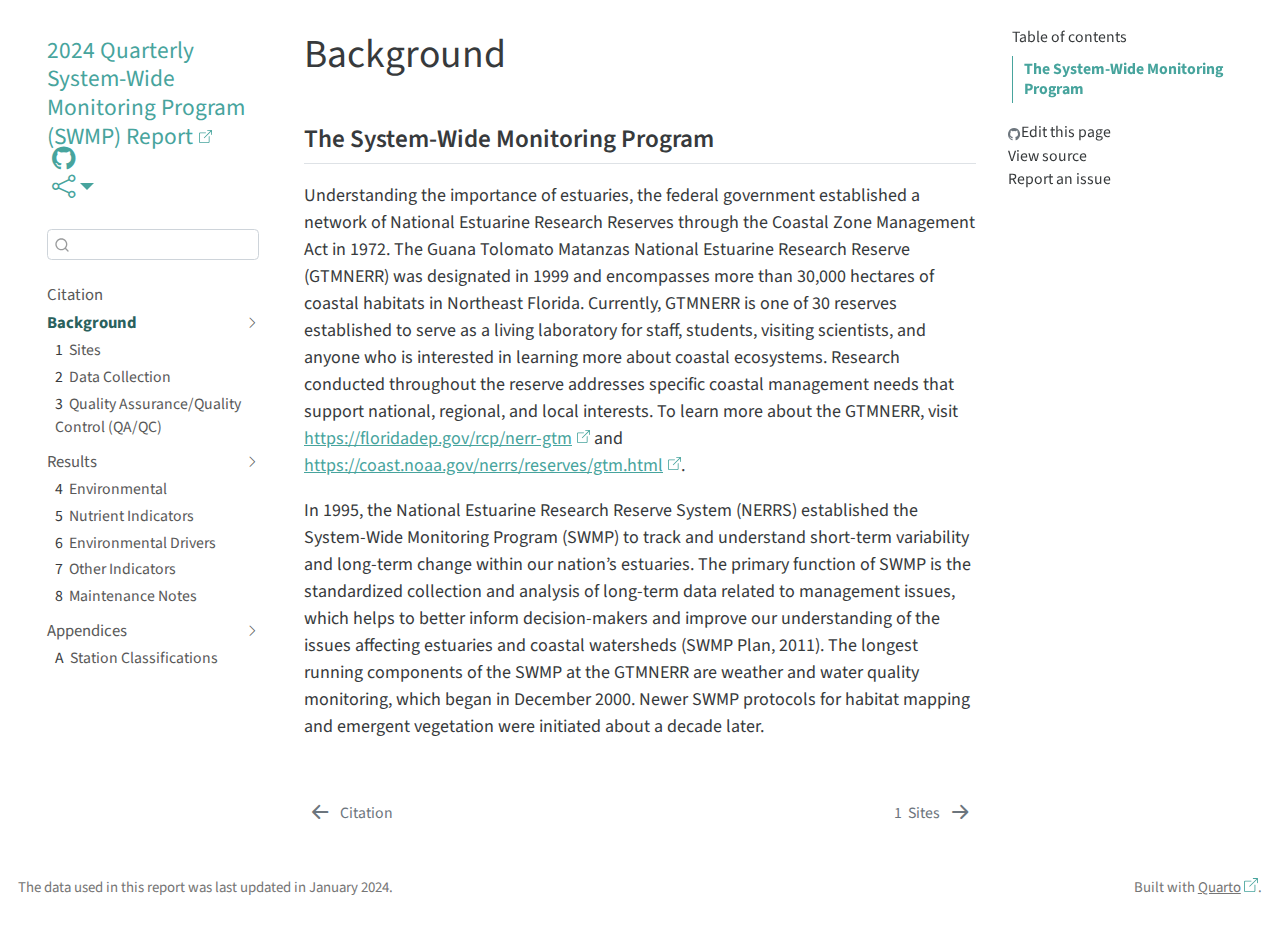
<file: docs/text/background.html>
<!DOCTYPE html>
<html xmlns="http://www.w3.org/1999/xhtml" lang="en" xml:lang="en"><head>

<meta charset="utf-8">
<meta name="generator" content="quarto-1.5.57">

<meta name="viewport" content="width=device-width, initial-scale=1.0, user-scalable=yes">


<title>Background – 2024 Quarterly System-Wide Monitoring Program (SWMP) Report</title>
<style>
code{white-space: pre-wrap;}
span.smallcaps{font-variant: small-caps;}
div.columns{display: flex; gap: min(4vw, 1.5em);}
div.column{flex: auto; overflow-x: auto;}
div.hanging-indent{margin-left: 1.5em; text-indent: -1.5em;}
ul.task-list{list-style: none;}
ul.task-list li input[type="checkbox"] {
  width: 0.8em;
  margin: 0 0.8em 0.2em -1em; /* quarto-specific, see https://github.com/quarto-dev/quarto-cli/issues/4556 */ 
  vertical-align: middle;
}
</style>


<script src="../site_libs/quarto-nav/quarto-nav.js"></script>
<script src="../site_libs/quarto-nav/headroom.min.js"></script>
<script src="../site_libs/clipboard/clipboard.min.js"></script>
<script src="../site_libs/quarto-search/autocomplete.umd.js"></script>
<script src="../site_libs/quarto-search/fuse.min.js"></script>
<script src="../site_libs/quarto-search/quarto-search.js"></script>
<meta name="quarto:offset" content="../">
<link href="../text/sites.html" rel="next">
<link href="../index.html" rel="prev">
<link href="../images/friends-logo.png" rel="icon" type="image/png">
<script src="../site_libs/quarto-html/quarto.js"></script>
<script src="../site_libs/quarto-html/popper.min.js"></script>
<script src="../site_libs/quarto-html/tippy.umd.min.js"></script>
<script src="../site_libs/quarto-html/anchor.min.js"></script>
<link href="../site_libs/quarto-html/tippy.css" rel="stylesheet">
<link href="../site_libs/quarto-html/quarto-syntax-highlighting.css" rel="stylesheet" id="quarto-text-highlighting-styles">
<script src="../site_libs/bootstrap/bootstrap.min.js"></script>
<link href="../site_libs/bootstrap/bootstrap-icons.css" rel="stylesheet">
<link href="../site_libs/bootstrap/bootstrap.min.css" rel="stylesheet" id="quarto-bootstrap" data-mode="light">
<script id="quarto-search-options" type="application/json">{
  "location": "sidebar",
  "copy-button": false,
  "collapse-after": 3,
  "panel-placement": "start",
  "type": "textbox",
  "limit": 50,
  "keyboard-shortcut": [
    "f",
    "/",
    "s"
  ],
  "show-item-context": false,
  "language": {
    "search-no-results-text": "No results",
    "search-matching-documents-text": "matching documents",
    "search-copy-link-title": "Copy link to search",
    "search-hide-matches-text": "Hide additional matches",
    "search-more-match-text": "more match in this document",
    "search-more-matches-text": "more matches in this document",
    "search-clear-button-title": "Clear",
    "search-text-placeholder": "",
    "search-detached-cancel-button-title": "Cancel",
    "search-submit-button-title": "Submit",
    "search-label": "Search"
  }
}</script>


</head>

<body class="nav-sidebar floating">

<div id="quarto-search-results"></div>
  <header id="quarto-header" class="headroom fixed-top">
  <nav class="quarto-secondary-nav">
    <div class="container-fluid d-flex">
      <button type="button" class="quarto-btn-toggle btn" data-bs-toggle="collapse" role="button" data-bs-target=".quarto-sidebar-collapse-item" aria-controls="quarto-sidebar" aria-expanded="false" aria-label="Toggle sidebar navigation" onclick="if (window.quartoToggleHeadroom) { window.quartoToggleHeadroom(); }">
        <i class="bi bi-layout-text-sidebar-reverse"></i>
      </button>
        <nav class="quarto-page-breadcrumbs" aria-label="breadcrumb"><ol class="breadcrumb"><li class="breadcrumb-item"><a href="../text/background.html">Background</a></li></ol></nav>
        <a class="flex-grow-1" role="navigation" data-bs-toggle="collapse" data-bs-target=".quarto-sidebar-collapse-item" aria-controls="quarto-sidebar" aria-expanded="false" aria-label="Toggle sidebar navigation" onclick="if (window.quartoToggleHeadroom) { window.quartoToggleHeadroom(); }">      
        </a>
      <button type="button" class="btn quarto-search-button" aria-label="Search" onclick="window.quartoOpenSearch();">
        <i class="bi bi-search"></i>
      </button>
    </div>
  </nav>
</header>
<!-- content -->
<div id="quarto-content" class="quarto-container page-columns page-rows-contents page-layout-article">
<!-- sidebar -->
  <nav id="quarto-sidebar" class="sidebar collapse collapse-horizontal quarto-sidebar-collapse-item sidebar-navigation floating overflow-auto">
    <div class="pt-lg-2 mt-2 text-left sidebar-header">
    <div class="sidebar-title mb-0 py-0">
      <a href="../">2024 Quarterly System-Wide Monitoring Program (SWMP) Report</a> 
        <div class="sidebar-tools-main">
    <a href="https://github.com/GTMNERR/swmp-quarter-report" title="Source Code" class="quarto-navigation-tool px-1" aria-label="Source Code"><i class="bi bi-github"></i></a>
    <div class="dropdown">
      <a href="" title="Share" id="quarto-navigation-tool-dropdown-0" class="quarto-navigation-tool dropdown-toggle px-1" data-bs-toggle="dropdown" aria-expanded="false" role="link" aria-label="Share"><i class="bi bi-share"></i></a>
      <ul class="dropdown-menu" aria-labelledby="quarto-navigation-tool-dropdown-0">
          <li>
            <a class="dropdown-item sidebar-tools-main-item" href="https://twitter.com/intent/tweet?url=|url|">
              <i class="bi bi-twitter pe-1"></i>
            Twitter
            </a>
          </li>
          <li>
            <a class="dropdown-item sidebar-tools-main-item" href="https://www.facebook.com/sharer/sharer.php?u=|url|">
              <i class="bi bi-facebook pe-1"></i>
            Facebook
            </a>
          </li>
      </ul>
    </div>
</div>
    </div>
      </div>
        <div class="mt-2 flex-shrink-0 align-items-center">
        <div class="sidebar-search">
        <div id="quarto-search" class="" title="Search"></div>
        </div>
        </div>
    <div class="sidebar-menu-container"> 
    <ul class="list-unstyled mt-1">
        <li class="sidebar-item">
  <div class="sidebar-item-container"> 
  <a href="../index.html" class="sidebar-item-text sidebar-link">
 <span class="menu-text">Citation</span></a>
  </div>
</li>
        <li class="sidebar-item sidebar-item-section">
      <div class="sidebar-item-container"> 
            <a href="../text/background.html" class="sidebar-item-text sidebar-link active">
 <span class="menu-text">Background</span></a>
          <a class="sidebar-item-toggle text-start" data-bs-toggle="collapse" data-bs-target="#quarto-sidebar-section-1" role="navigation" aria-expanded="true" aria-label="Toggle section">
            <i class="bi bi-chevron-right ms-2"></i>
          </a> 
      </div>
      <ul id="quarto-sidebar-section-1" class="collapse list-unstyled sidebar-section depth1 show">  
          <li class="sidebar-item">
  <div class="sidebar-item-container"> 
  <a href="../text/sites.html" class="sidebar-item-text sidebar-link">
 <span class="menu-text"><span class="chapter-number">1</span>&nbsp; <span class="chapter-title">Sites</span></span></a>
  </div>
</li>
          <li class="sidebar-item">
  <div class="sidebar-item-container"> 
  <a href="../text/collection.html" class="sidebar-item-text sidebar-link">
 <span class="menu-text"><span class="chapter-number">2</span>&nbsp; <span class="chapter-title">Data Collection</span></span></a>
  </div>
</li>
          <li class="sidebar-item">
  <div class="sidebar-item-container"> 
  <a href="../text/qaqc.html" class="sidebar-item-text sidebar-link">
 <span class="menu-text"><span class="chapter-number">3</span>&nbsp; <span class="chapter-title">Quality Assurance/Quality Control (QA/QC)</span></span></a>
  </div>
</li>
      </ul>
  </li>
        <li class="sidebar-item sidebar-item-section">
      <div class="sidebar-item-container"> 
            <a href="../text/results.html" class="sidebar-item-text sidebar-link">
 <span class="menu-text">Results</span></a>
          <a class="sidebar-item-toggle text-start" data-bs-toggle="collapse" data-bs-target="#quarto-sidebar-section-2" role="navigation" aria-expanded="true" aria-label="Toggle section">
            <i class="bi bi-chevron-right ms-2"></i>
          </a> 
      </div>
      <ul id="quarto-sidebar-section-2" class="collapse list-unstyled sidebar-section depth1 show">  
          <li class="sidebar-item">
  <div class="sidebar-item-container"> 
  <a href="../text/environmental.html" class="sidebar-item-text sidebar-link">
 <span class="menu-text"><span class="chapter-number">4</span>&nbsp; <span class="chapter-title">Environmental</span></span></a>
  </div>
</li>
          <li class="sidebar-item">
  <div class="sidebar-item-container"> 
  <a href="../text/nut-indicators.html" class="sidebar-item-text sidebar-link">
 <span class="menu-text"><span class="chapter-number">5</span>&nbsp; <span class="chapter-title">Nutrient Indicators</span></span></a>
  </div>
</li>
          <li class="sidebar-item">
  <div class="sidebar-item-container"> 
  <a href="../text/environmental-drivers.html" class="sidebar-item-text sidebar-link">
 <span class="menu-text"><span class="chapter-number">6</span>&nbsp; <span class="chapter-title">Environmental Drivers</span></span></a>
  </div>
</li>
          <li class="sidebar-item">
  <div class="sidebar-item-container"> 
  <a href="../text/misc-bac.html" class="sidebar-item-text sidebar-link">
 <span class="menu-text"><span class="chapter-number">7</span>&nbsp; <span class="chapter-title">Other Indicators</span></span></a>
  </div>
</li>
          <li class="sidebar-item">
  <div class="sidebar-item-container"> 
  <a href="../text/maintenance.html" class="sidebar-item-text sidebar-link">
 <span class="menu-text"><span class="chapter-number">8</span>&nbsp; <span class="chapter-title">Maintenance Notes</span></span></a>
  </div>
</li>
      </ul>
  </li>
        <li class="sidebar-item sidebar-item-section">
      <div class="sidebar-item-container"> 
            <a class="sidebar-item-text sidebar-link text-start" data-bs-toggle="collapse" data-bs-target="#quarto-sidebar-section-3" role="navigation" aria-expanded="true">
 <span class="menu-text">Appendices</span></a>
          <a class="sidebar-item-toggle text-start" data-bs-toggle="collapse" data-bs-target="#quarto-sidebar-section-3" role="navigation" aria-expanded="true" aria-label="Toggle section">
            <i class="bi bi-chevron-right ms-2"></i>
          </a> 
      </div>
      <ul id="quarto-sidebar-section-3" class="collapse list-unstyled sidebar-section depth1 show">  
          <li class="sidebar-item">
  <div class="sidebar-item-container"> 
  <a href="../text/a1-cmecs.html" class="sidebar-item-text sidebar-link">
 <span class="menu-text"><span class="chapter-number">A</span>&nbsp; <span class="chapter-title">Station Classifications</span></span></a>
  </div>
</li>
      </ul>
  </li>
    </ul>
    </div>
</nav>
<div id="quarto-sidebar-glass" class="quarto-sidebar-collapse-item" data-bs-toggle="collapse" data-bs-target=".quarto-sidebar-collapse-item"></div>
<!-- margin-sidebar -->
    <div id="quarto-margin-sidebar" class="sidebar margin-sidebar">
        <nav id="TOC" role="doc-toc" class="toc-active">
    <h2 id="toc-title">Table of contents</h2>
   
  <ul>
  <li><a href="#the-system-wide-monitoring-program" id="toc-the-system-wide-monitoring-program" class="nav-link active" data-scroll-target="#the-system-wide-monitoring-program">The System-Wide Monitoring Program</a></li>
  </ul>
<div class="toc-actions"><ul><li><a href="https://github.com/GTMNERR/swmp-quarter-report/edit/main/text/background.qmd" class="toc-action"><i class="bi bi-github"></i>Edit this page</a></li><li><a href="https://github.com/GTMNERR/swmp-quarter-report/blob/main/text/background.qmd" class="toc-action"><i class="bi empty"></i>View source</a></li><li><a href="https://github.com/GTMNERR/swmp-quarter-report/issues/new" class="toc-action"><i class="bi empty"></i>Report an issue</a></li></ul></div></nav>
    </div>
<!-- main -->
<main class="content" id="quarto-document-content">

<header id="title-block-header" class="quarto-title-block default">
<div class="quarto-title">
<h1 class="title">Background</h1>
</div>



<div class="quarto-title-meta">

    
  
    
  </div>
  


</header>


<section id="the-system-wide-monitoring-program" class="level2">
<h2 class="anchored" data-anchor-id="the-system-wide-monitoring-program">The System-Wide Monitoring Program</h2>
<p>Understanding the importance of estuaries, the federal government established a network of National Estuarine Research Reserves through the Coastal Zone Management Act in 1972. The Guana Tolomato Matanzas National Estuarine Research Reserve (GTMNERR) was designated in 1999 and encompasses more than 30,000 hectares of coastal habitats in Northeast Florida. Currently, GTMNERR is one of 30 reserves established to serve as a living laboratory for staff, students, visiting scientists, and anyone who is interested in learning more about coastal ecosystems. Research conducted throughout the reserve addresses specific coastal management needs that support national, regional, and local interests. To learn more about the GTMNERR, visit <a href="https://floridadep.gov/rcp/nerr-gtm" class="uri">https://floridadep.gov/rcp/nerr-gtm</a> and <a href="https://coast.noaa.gov/nerrs/reserves/gtm.html" class="uri">https://coast.noaa.gov/nerrs/reserves/gtm.html</a>.</p>
<p>In 1995, the National Estuarine Research Reserve System (NERRS) established the System-Wide Monitoring Program (SWMP) to track and understand short-term variability and long-term change within our nation’s estuaries. The primary function of SWMP is the standardized collection and analysis of long-term data related to management issues, which helps to better inform decision-makers and improve our understanding of the issues affecting estuaries and coastal watersheds (SWMP Plan, 2011). The longest running components of the SWMP at the GTMNERR are weather and water quality monitoring, which began in December 2000. Newer SWMP protocols for habitat mapping and emergent vegetation were initiated about a decade later.</p>


</section>

</main> <!-- /main -->
<script id="quarto-html-after-body" type="application/javascript">
window.document.addEventListener("DOMContentLoaded", function (event) {
  const toggleBodyColorMode = (bsSheetEl) => {
    const mode = bsSheetEl.getAttribute("data-mode");
    const bodyEl = window.document.querySelector("body");
    if (mode === "dark") {
      bodyEl.classList.add("quarto-dark");
      bodyEl.classList.remove("quarto-light");
    } else {
      bodyEl.classList.add("quarto-light");
      bodyEl.classList.remove("quarto-dark");
    }
  }
  const toggleBodyColorPrimary = () => {
    const bsSheetEl = window.document.querySelector("link#quarto-bootstrap");
    if (bsSheetEl) {
      toggleBodyColorMode(bsSheetEl);
    }
  }
  toggleBodyColorPrimary();  
  const icon = "";
  const anchorJS = new window.AnchorJS();
  anchorJS.options = {
    placement: 'right',
    icon: icon
  };
  anchorJS.add('.anchored');
  const isCodeAnnotation = (el) => {
    for (const clz of el.classList) {
      if (clz.startsWith('code-annotation-')) {                     
        return true;
      }
    }
    return false;
  }
  const onCopySuccess = function(e) {
    // button target
    const button = e.trigger;
    // don't keep focus
    button.blur();
    // flash "checked"
    button.classList.add('code-copy-button-checked');
    var currentTitle = button.getAttribute("title");
    button.setAttribute("title", "Copied!");
    let tooltip;
    if (window.bootstrap) {
      button.setAttribute("data-bs-toggle", "tooltip");
      button.setAttribute("data-bs-placement", "left");
      button.setAttribute("data-bs-title", "Copied!");
      tooltip = new bootstrap.Tooltip(button, 
        { trigger: "manual", 
          customClass: "code-copy-button-tooltip",
          offset: [0, -8]});
      tooltip.show();    
    }
    setTimeout(function() {
      if (tooltip) {
        tooltip.hide();
        button.removeAttribute("data-bs-title");
        button.removeAttribute("data-bs-toggle");
        button.removeAttribute("data-bs-placement");
      }
      button.setAttribute("title", currentTitle);
      button.classList.remove('code-copy-button-checked');
    }, 1000);
    // clear code selection
    e.clearSelection();
  }
  const getTextToCopy = function(trigger) {
      const codeEl = trigger.previousElementSibling.cloneNode(true);
      for (const childEl of codeEl.children) {
        if (isCodeAnnotation(childEl)) {
          childEl.remove();
        }
      }
      return codeEl.innerText;
  }
  const clipboard = new window.ClipboardJS('.code-copy-button:not([data-in-quarto-modal])', {
    text: getTextToCopy
  });
  clipboard.on('success', onCopySuccess);
  if (window.document.getElementById('quarto-embedded-source-code-modal')) {
    // For code content inside modals, clipBoardJS needs to be initialized with a container option
    // TODO: Check when it could be a function (https://github.com/zenorocha/clipboard.js/issues/860)
    const clipboardModal = new window.ClipboardJS('.code-copy-button[data-in-quarto-modal]', {
      text: getTextToCopy,
      container: window.document.getElementById('quarto-embedded-source-code-modal')
    });
    clipboardModal.on('success', onCopySuccess);
  }
    var localhostRegex = new RegExp(/^(?:http|https):\/\/localhost\:?[0-9]*\//);
    var mailtoRegex = new RegExp(/^mailto:/);
      var filterRegex = new RegExp("https:\/\/GTMNERR\.github\.io\/swmp-quarter-report");
    var isInternal = (href) => {
        return filterRegex.test(href) || localhostRegex.test(href) || mailtoRegex.test(href);
    }
    // Inspect non-navigation links and adorn them if external
 	var links = window.document.querySelectorAll('a[href]:not(.nav-link):not(.navbar-brand):not(.toc-action):not(.sidebar-link):not(.sidebar-item-toggle):not(.pagination-link):not(.no-external):not([aria-hidden]):not(.dropdown-item):not(.quarto-navigation-tool):not(.about-link)');
    for (var i=0; i<links.length; i++) {
      const link = links[i];
      if (!isInternal(link.href)) {
        // undo the damage that might have been done by quarto-nav.js in the case of
        // links that we want to consider external
        if (link.dataset.originalHref !== undefined) {
          link.href = link.dataset.originalHref;
        }
          // target, if specified
          link.setAttribute("target", "_blank");
          if (link.getAttribute("rel") === null) {
            link.setAttribute("rel", "noopener");
          }
          // default icon
          link.classList.add("external");
      }
    }
  function tippyHover(el, contentFn, onTriggerFn, onUntriggerFn) {
    const config = {
      allowHTML: true,
      maxWidth: 500,
      delay: 100,
      arrow: false,
      appendTo: function(el) {
          return el.parentElement;
      },
      interactive: true,
      interactiveBorder: 10,
      theme: 'quarto',
      placement: 'bottom-start',
    };
    if (contentFn) {
      config.content = contentFn;
    }
    if (onTriggerFn) {
      config.onTrigger = onTriggerFn;
    }
    if (onUntriggerFn) {
      config.onUntrigger = onUntriggerFn;
    }
    window.tippy(el, config); 
  }
  const noterefs = window.document.querySelectorAll('a[role="doc-noteref"]');
  for (var i=0; i<noterefs.length; i++) {
    const ref = noterefs[i];
    tippyHover(ref, function() {
      // use id or data attribute instead here
      let href = ref.getAttribute('data-footnote-href') || ref.getAttribute('href');
      try { href = new URL(href).hash; } catch {}
      const id = href.replace(/^#\/?/, "");
      const note = window.document.getElementById(id);
      if (note) {
        return note.innerHTML;
      } else {
        return "";
      }
    });
  }
  const xrefs = window.document.querySelectorAll('a.quarto-xref');
  const processXRef = (id, note) => {
    // Strip column container classes
    const stripColumnClz = (el) => {
      el.classList.remove("page-full", "page-columns");
      if (el.children) {
        for (const child of el.children) {
          stripColumnClz(child);
        }
      }
    }
    stripColumnClz(note)
    if (id === null || id.startsWith('sec-')) {
      // Special case sections, only their first couple elements
      const container = document.createElement("div");
      if (note.children && note.children.length > 2) {
        container.appendChild(note.children[0].cloneNode(true));
        for (let i = 1; i < note.children.length; i++) {
          const child = note.children[i];
          if (child.tagName === "P" && child.innerText === "") {
            continue;
          } else {
            container.appendChild(child.cloneNode(true));
            break;
          }
        }
        if (window.Quarto?.typesetMath) {
          window.Quarto.typesetMath(container);
        }
        return container.innerHTML
      } else {
        if (window.Quarto?.typesetMath) {
          window.Quarto.typesetMath(note);
        }
        return note.innerHTML;
      }
    } else {
      // Remove any anchor links if they are present
      const anchorLink = note.querySelector('a.anchorjs-link');
      if (anchorLink) {
        anchorLink.remove();
      }
      if (window.Quarto?.typesetMath) {
        window.Quarto.typesetMath(note);
      }
      // TODO in 1.5, we should make sure this works without a callout special case
      if (note.classList.contains("callout")) {
        return note.outerHTML;
      } else {
        return note.innerHTML;
      }
    }
  }
  for (var i=0; i<xrefs.length; i++) {
    const xref = xrefs[i];
    tippyHover(xref, undefined, function(instance) {
      instance.disable();
      let url = xref.getAttribute('href');
      let hash = undefined; 
      if (url.startsWith('#')) {
        hash = url;
      } else {
        try { hash = new URL(url).hash; } catch {}
      }
      if (hash) {
        const id = hash.replace(/^#\/?/, "");
        const note = window.document.getElementById(id);
        if (note !== null) {
          try {
            const html = processXRef(id, note.cloneNode(true));
            instance.setContent(html);
          } finally {
            instance.enable();
            instance.show();
          }
        } else {
          // See if we can fetch this
          fetch(url.split('#')[0])
          .then(res => res.text())
          .then(html => {
            const parser = new DOMParser();
            const htmlDoc = parser.parseFromString(html, "text/html");
            const note = htmlDoc.getElementById(id);
            if (note !== null) {
              const html = processXRef(id, note);
              instance.setContent(html);
            } 
          }).finally(() => {
            instance.enable();
            instance.show();
          });
        }
      } else {
        // See if we can fetch a full url (with no hash to target)
        // This is a special case and we should probably do some content thinning / targeting
        fetch(url)
        .then(res => res.text())
        .then(html => {
          const parser = new DOMParser();
          const htmlDoc = parser.parseFromString(html, "text/html");
          const note = htmlDoc.querySelector('main.content');
          if (note !== null) {
            // This should only happen for chapter cross references
            // (since there is no id in the URL)
            // remove the first header
            if (note.children.length > 0 && note.children[0].tagName === "HEADER") {
              note.children[0].remove();
            }
            const html = processXRef(null, note);
            instance.setContent(html);
          } 
        }).finally(() => {
          instance.enable();
          instance.show();
        });
      }
    }, function(instance) {
    });
  }
      let selectedAnnoteEl;
      const selectorForAnnotation = ( cell, annotation) => {
        let cellAttr = 'data-code-cell="' + cell + '"';
        let lineAttr = 'data-code-annotation="' +  annotation + '"';
        const selector = 'span[' + cellAttr + '][' + lineAttr + ']';
        return selector;
      }
      const selectCodeLines = (annoteEl) => {
        const doc = window.document;
        const targetCell = annoteEl.getAttribute("data-target-cell");
        const targetAnnotation = annoteEl.getAttribute("data-target-annotation");
        const annoteSpan = window.document.querySelector(selectorForAnnotation(targetCell, targetAnnotation));
        const lines = annoteSpan.getAttribute("data-code-lines").split(",");
        const lineIds = lines.map((line) => {
          return targetCell + "-" + line;
        })
        let top = null;
        let height = null;
        let parent = null;
        if (lineIds.length > 0) {
            //compute the position of the single el (top and bottom and make a div)
            const el = window.document.getElementById(lineIds[0]);
            top = el.offsetTop;
            height = el.offsetHeight;
            parent = el.parentElement.parentElement;
          if (lineIds.length > 1) {
            const lastEl = window.document.getElementById(lineIds[lineIds.length - 1]);
            const bottom = lastEl.offsetTop + lastEl.offsetHeight;
            height = bottom - top;
          }
          if (top !== null && height !== null && parent !== null) {
            // cook up a div (if necessary) and position it 
            let div = window.document.getElementById("code-annotation-line-highlight");
            if (div === null) {
              div = window.document.createElement("div");
              div.setAttribute("id", "code-annotation-line-highlight");
              div.style.position = 'absolute';
              parent.appendChild(div);
            }
            div.style.top = top - 2 + "px";
            div.style.height = height + 4 + "px";
            div.style.left = 0;
            let gutterDiv = window.document.getElementById("code-annotation-line-highlight-gutter");
            if (gutterDiv === null) {
              gutterDiv = window.document.createElement("div");
              gutterDiv.setAttribute("id", "code-annotation-line-highlight-gutter");
              gutterDiv.style.position = 'absolute';
              const codeCell = window.document.getElementById(targetCell);
              const gutter = codeCell.querySelector('.code-annotation-gutter');
              gutter.appendChild(gutterDiv);
            }
            gutterDiv.style.top = top - 2 + "px";
            gutterDiv.style.height = height + 4 + "px";
          }
          selectedAnnoteEl = annoteEl;
        }
      };
      const unselectCodeLines = () => {
        const elementsIds = ["code-annotation-line-highlight", "code-annotation-line-highlight-gutter"];
        elementsIds.forEach((elId) => {
          const div = window.document.getElementById(elId);
          if (div) {
            div.remove();
          }
        });
        selectedAnnoteEl = undefined;
      };
        // Handle positioning of the toggle
    window.addEventListener(
      "resize",
      throttle(() => {
        elRect = undefined;
        if (selectedAnnoteEl) {
          selectCodeLines(selectedAnnoteEl);
        }
      }, 10)
    );
    function throttle(fn, ms) {
    let throttle = false;
    let timer;
      return (...args) => {
        if(!throttle) { // first call gets through
            fn.apply(this, args);
            throttle = true;
        } else { // all the others get throttled
            if(timer) clearTimeout(timer); // cancel #2
            timer = setTimeout(() => {
              fn.apply(this, args);
              timer = throttle = false;
            }, ms);
        }
      };
    }
      // Attach click handler to the DT
      const annoteDls = window.document.querySelectorAll('dt[data-target-cell]');
      for (const annoteDlNode of annoteDls) {
        annoteDlNode.addEventListener('click', (event) => {
          const clickedEl = event.target;
          if (clickedEl !== selectedAnnoteEl) {
            unselectCodeLines();
            const activeEl = window.document.querySelector('dt[data-target-cell].code-annotation-active');
            if (activeEl) {
              activeEl.classList.remove('code-annotation-active');
            }
            selectCodeLines(clickedEl);
            clickedEl.classList.add('code-annotation-active');
          } else {
            // Unselect the line
            unselectCodeLines();
            clickedEl.classList.remove('code-annotation-active');
          }
        });
      }
  const findCites = (el) => {
    const parentEl = el.parentElement;
    if (parentEl) {
      const cites = parentEl.dataset.cites;
      if (cites) {
        return {
          el,
          cites: cites.split(' ')
        };
      } else {
        return findCites(el.parentElement)
      }
    } else {
      return undefined;
    }
  };
  var bibliorefs = window.document.querySelectorAll('a[role="doc-biblioref"]');
  for (var i=0; i<bibliorefs.length; i++) {
    const ref = bibliorefs[i];
    const citeInfo = findCites(ref);
    if (citeInfo) {
      tippyHover(citeInfo.el, function() {
        var popup = window.document.createElement('div');
        citeInfo.cites.forEach(function(cite) {
          var citeDiv = window.document.createElement('div');
          citeDiv.classList.add('hanging-indent');
          citeDiv.classList.add('csl-entry');
          var biblioDiv = window.document.getElementById('ref-' + cite);
          if (biblioDiv) {
            citeDiv.innerHTML = biblioDiv.innerHTML;
          }
          popup.appendChild(citeDiv);
        });
        return popup.innerHTML;
      });
    }
  }
});
</script>
<nav class="page-navigation">
  <div class="nav-page nav-page-previous">
      <a href="../index.html" class="pagination-link" aria-label="Citation">
        <i class="bi bi-arrow-left-short"></i> <span class="nav-page-text">Citation</span>
      </a>          
  </div>
  <div class="nav-page nav-page-next">
      <a href="../text/sites.html" class="pagination-link" aria-label="Sites">
        <span class="nav-page-text"><span class="chapter-number">1</span>&nbsp; <span class="chapter-title">Sites</span></span> <i class="bi bi-arrow-right-short"></i>
      </a>
  </div>
</nav>
</div> <!-- /content -->
<footer class="footer">
  <div class="nav-footer">
    <div class="nav-footer-left">
<p>The data used in this report was last updated in January 2024.</p>
</div>   
    <div class="nav-footer-center">
      &nbsp;
    <div class="toc-actions d-sm-block d-md-none"><ul><li><a href="https://github.com/GTMNERR/swmp-quarter-report/edit/main/text/background.qmd" class="toc-action"><i class="bi bi-github"></i>Edit this page</a></li><li><a href="https://github.com/GTMNERR/swmp-quarter-report/blob/main/text/background.qmd" class="toc-action"><i class="bi empty"></i>View source</a></li><li><a href="https://github.com/GTMNERR/swmp-quarter-report/issues/new" class="toc-action"><i class="bi empty"></i>Report an issue</a></li></ul></div></div>
    <div class="nav-footer-right">
<p>Built with <a href="https://quarto.org/">Quarto</a>.</p>
</div>
  </div>
</footer>




</body></html>
</file>
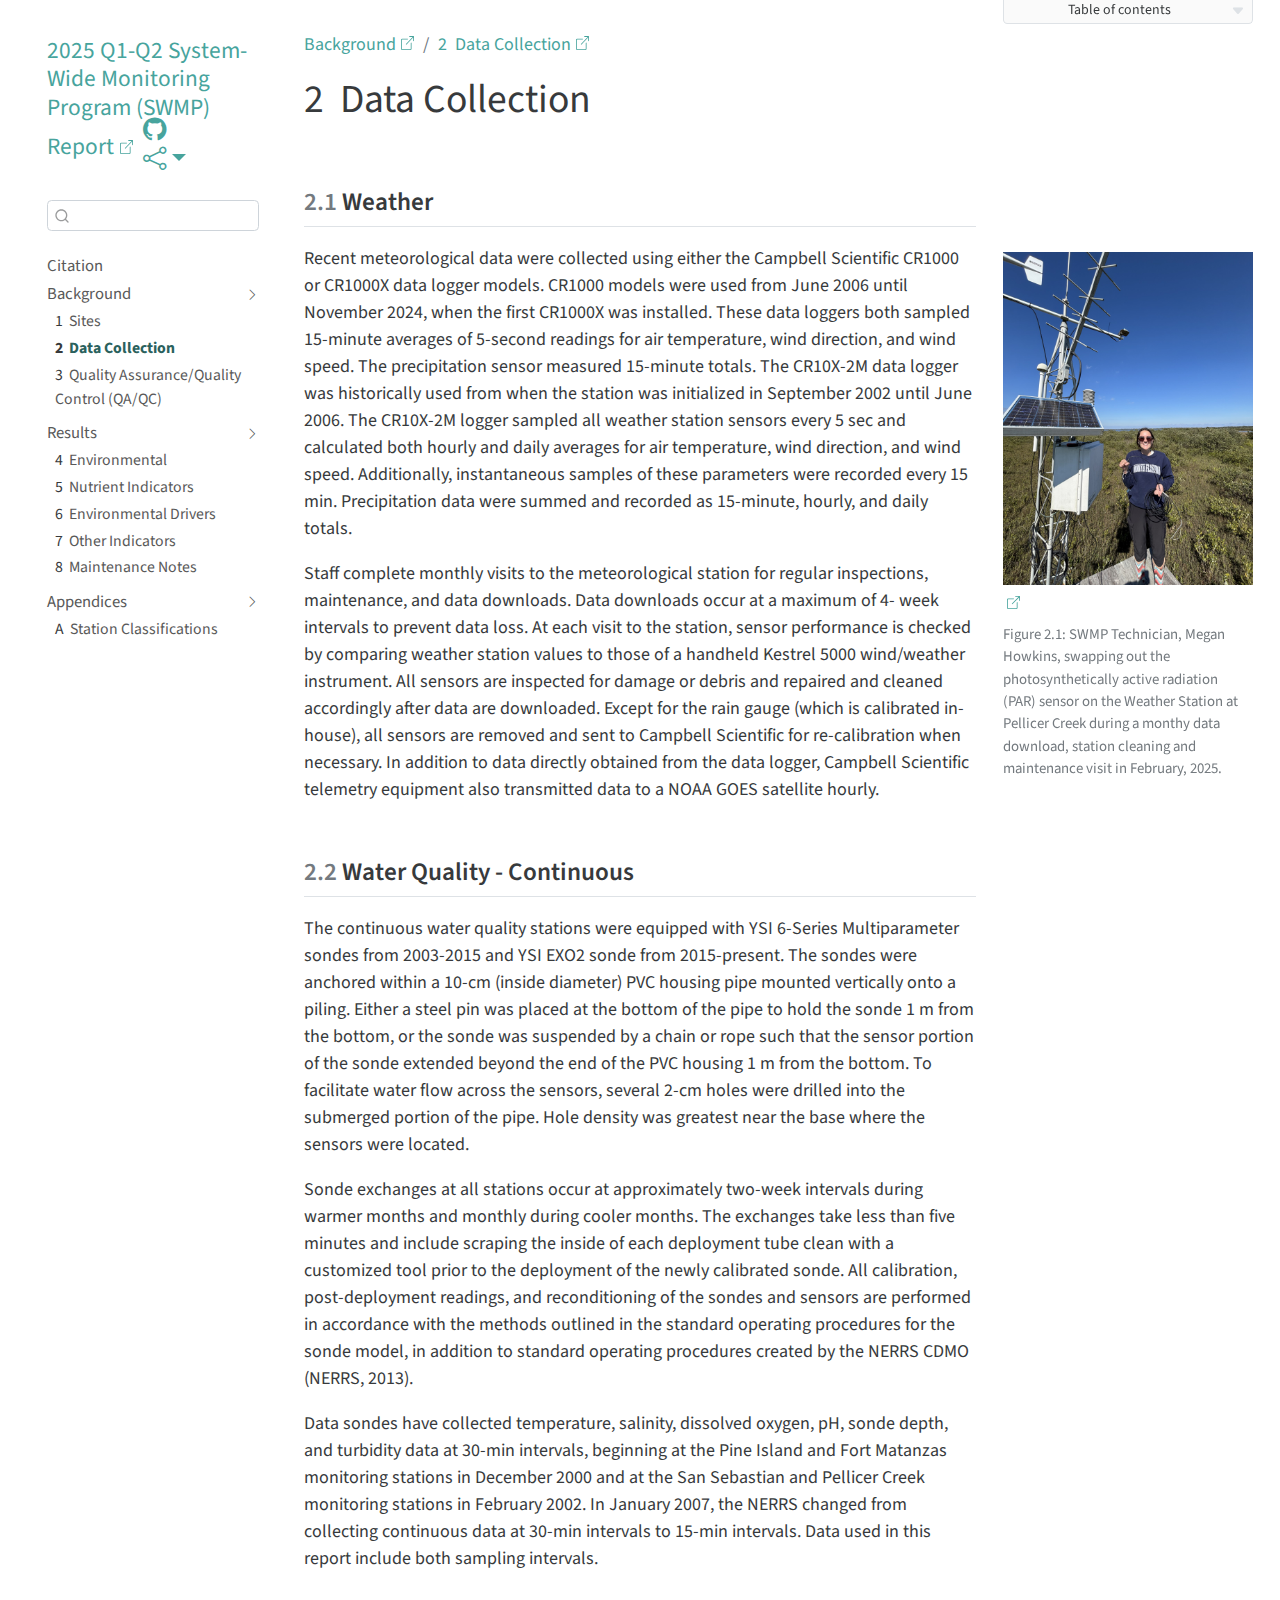
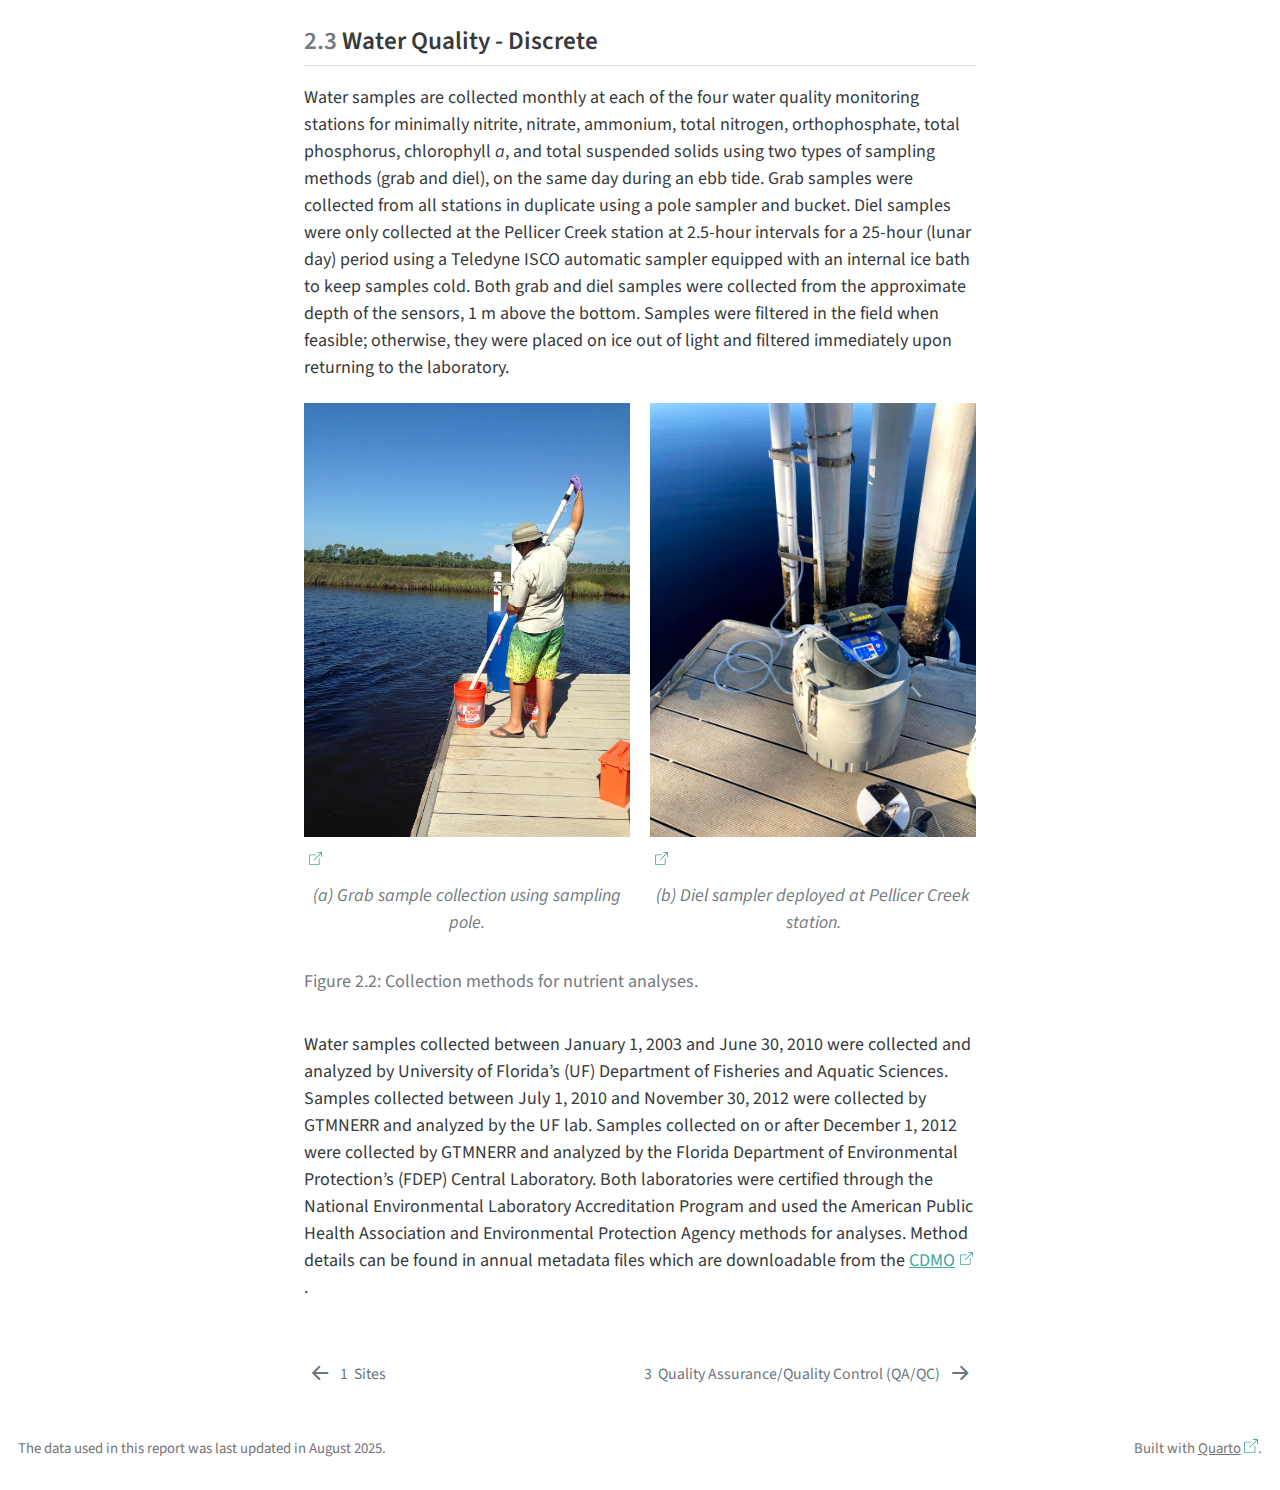
<file: docs/text/collection.html>
<!DOCTYPE html>
<html xmlns="http://www.w3.org/1999/xhtml" lang="en" xml:lang="en"><head>

<meta charset="utf-8">
<meta name="generator" content="quarto-1.5.57">

<meta name="viewport" content="width=device-width, initial-scale=1.0, user-scalable=yes">


<title>2&nbsp; Data Collection – 2025 Q1-Q2 System-Wide Monitoring Program (SWMP) Report</title>
<style>
code{white-space: pre-wrap;}
span.smallcaps{font-variant: small-caps;}
div.columns{display: flex; gap: min(4vw, 1.5em);}
div.column{flex: auto; overflow-x: auto;}
div.hanging-indent{margin-left: 1.5em; text-indent: -1.5em;}
ul.task-list{list-style: none;}
ul.task-list li input[type="checkbox"] {
  width: 0.8em;
  margin: 0 0.8em 0.2em -1em; /* quarto-specific, see https://github.com/quarto-dev/quarto-cli/issues/4556 */ 
  vertical-align: middle;
}
</style>


<script src="../site_libs/quarto-nav/quarto-nav.js"></script>
<script src="../site_libs/quarto-nav/headroom.min.js"></script>
<script src="../site_libs/clipboard/clipboard.min.js"></script>
<script src="../site_libs/quarto-search/autocomplete.umd.js"></script>
<script src="../site_libs/quarto-search/fuse.min.js"></script>
<script src="../site_libs/quarto-search/quarto-search.js"></script>
<meta name="quarto:offset" content="../">
<link href="../text/qaqc.html" rel="next">
<link href="../text/sites.html" rel="prev">
<link href="../images/friends-logo.png" rel="icon" type="image/png">
<script src="../site_libs/quarto-html/quarto.js"></script>
<script src="../site_libs/quarto-html/popper.min.js"></script>
<script src="../site_libs/quarto-html/tippy.umd.min.js"></script>
<script src="../site_libs/quarto-html/anchor.min.js"></script>
<link href="../site_libs/quarto-html/tippy.css" rel="stylesheet">
<link href="../site_libs/quarto-html/quarto-syntax-highlighting.css" rel="stylesheet" id="quarto-text-highlighting-styles">
<script src="../site_libs/bootstrap/bootstrap.min.js"></script>
<link href="../site_libs/bootstrap/bootstrap-icons.css" rel="stylesheet">
<link href="../site_libs/bootstrap/bootstrap.min.css" rel="stylesheet" id="quarto-bootstrap" data-mode="light">
<script src="../site_libs/quarto-contrib/glightbox/glightbox.min.js"></script>
<link href="../site_libs/quarto-contrib/glightbox/glightbox.min.css" rel="stylesheet">
<link href="../site_libs/quarto-contrib/glightbox/lightbox.css" rel="stylesheet">
<script id="quarto-search-options" type="application/json">{
  "location": "sidebar",
  "copy-button": false,
  "collapse-after": 3,
  "panel-placement": "start",
  "type": "textbox",
  "limit": 50,
  "keyboard-shortcut": [
    "f",
    "/",
    "s"
  ],
  "show-item-context": false,
  "language": {
    "search-no-results-text": "No results",
    "search-matching-documents-text": "matching documents",
    "search-copy-link-title": "Copy link to search",
    "search-hide-matches-text": "Hide additional matches",
    "search-more-match-text": "more match in this document",
    "search-more-matches-text": "more matches in this document",
    "search-clear-button-title": "Clear",
    "search-text-placeholder": "",
    "search-detached-cancel-button-title": "Cancel",
    "search-submit-button-title": "Submit",
    "search-label": "Search"
  }
}</script>


</head>

<body class="nav-sidebar floating slimcontent">

<div id="quarto-search-results"></div>
  <header id="quarto-header" class="headroom fixed-top">
  <nav class="quarto-secondary-nav">
    <div class="container-fluid d-flex">
      <button type="button" class="quarto-btn-toggle btn" data-bs-toggle="collapse" role="button" data-bs-target=".quarto-sidebar-collapse-item" aria-controls="quarto-sidebar" aria-expanded="false" aria-label="Toggle sidebar navigation" onclick="if (window.quartoToggleHeadroom) { window.quartoToggleHeadroom(); }">
        <i class="bi bi-layout-text-sidebar-reverse"></i>
      </button>
        <nav class="quarto-page-breadcrumbs" aria-label="breadcrumb"><ol class="breadcrumb"><li class="breadcrumb-item"><a href="../text/background.html">Background</a></li><li class="breadcrumb-item"><a href="../text/collection.html"><span class="chapter-number">2</span>&nbsp; <span class="chapter-title">Data Collection</span></a></li></ol></nav>
        <a class="flex-grow-1" role="navigation" data-bs-toggle="collapse" data-bs-target=".quarto-sidebar-collapse-item" aria-controls="quarto-sidebar" aria-expanded="false" aria-label="Toggle sidebar navigation" onclick="if (window.quartoToggleHeadroom) { window.quartoToggleHeadroom(); }">      
        </a>
      <button type="button" class="btn quarto-search-button" aria-label="Search" onclick="window.quartoOpenSearch();">
        <i class="bi bi-search"></i>
      </button>
    </div>
  </nav>
</header>
<!-- content -->
<div id="quarto-content" class="quarto-container page-columns page-rows-contents page-layout-article">
<!-- sidebar -->
  <nav id="quarto-sidebar" class="sidebar collapse collapse-horizontal quarto-sidebar-collapse-item sidebar-navigation floating overflow-auto">
    <div class="pt-lg-2 mt-2 text-left sidebar-header">
    <div class="sidebar-title mb-0 py-0">
      <a href="../">2025 Q1-Q2 System-Wide Monitoring Program (SWMP) Report</a> 
        <div class="sidebar-tools-main">
    <a href="https://github.com/GTMNERR/swmp-quarter-report" title="Source Code" class="quarto-navigation-tool px-1" aria-label="Source Code"><i class="bi bi-github"></i></a>
    <div class="dropdown">
      <a href="" title="Share" id="quarto-navigation-tool-dropdown-0" class="quarto-navigation-tool dropdown-toggle px-1" data-bs-toggle="dropdown" aria-expanded="false" role="link" aria-label="Share"><i class="bi bi-share"></i></a>
      <ul class="dropdown-menu" aria-labelledby="quarto-navigation-tool-dropdown-0">
          <li>
            <a class="dropdown-item sidebar-tools-main-item" href="https://twitter.com/intent/tweet?url=|url|">
              <i class="bi bi-twitter pe-1"></i>
            Twitter
            </a>
          </li>
          <li>
            <a class="dropdown-item sidebar-tools-main-item" href="https://www.facebook.com/sharer/sharer.php?u=|url|">
              <i class="bi bi-facebook pe-1"></i>
            Facebook
            </a>
          </li>
      </ul>
    </div>
</div>
    </div>
      </div>
        <div class="mt-2 flex-shrink-0 align-items-center">
        <div class="sidebar-search">
        <div id="quarto-search" class="" title="Search"></div>
        </div>
        </div>
    <div class="sidebar-menu-container"> 
    <ul class="list-unstyled mt-1">
        <li class="sidebar-item">
  <div class="sidebar-item-container"> 
  <a href="../index.html" class="sidebar-item-text sidebar-link">
 <span class="menu-text">Citation</span></a>
  </div>
</li>
        <li class="sidebar-item sidebar-item-section">
      <div class="sidebar-item-container"> 
            <a href="../text/background.html" class="sidebar-item-text sidebar-link">
 <span class="menu-text">Background</span></a>
          <a class="sidebar-item-toggle text-start" data-bs-toggle="collapse" data-bs-target="#quarto-sidebar-section-1" role="navigation" aria-expanded="true" aria-label="Toggle section">
            <i class="bi bi-chevron-right ms-2"></i>
          </a> 
      </div>
      <ul id="quarto-sidebar-section-1" class="collapse list-unstyled sidebar-section depth1 show">  
          <li class="sidebar-item">
  <div class="sidebar-item-container"> 
  <a href="../text/sites.html" class="sidebar-item-text sidebar-link">
 <span class="menu-text"><span class="chapter-number">1</span>&nbsp; <span class="chapter-title">Sites</span></span></a>
  </div>
</li>
          <li class="sidebar-item">
  <div class="sidebar-item-container"> 
  <a href="../text/collection.html" class="sidebar-item-text sidebar-link active">
 <span class="menu-text"><span class="chapter-number">2</span>&nbsp; <span class="chapter-title">Data Collection</span></span></a>
  </div>
</li>
          <li class="sidebar-item">
  <div class="sidebar-item-container"> 
  <a href="../text/qaqc.html" class="sidebar-item-text sidebar-link">
 <span class="menu-text"><span class="chapter-number">3</span>&nbsp; <span class="chapter-title">Quality Assurance/Quality Control (QA/QC)</span></span></a>
  </div>
</li>
      </ul>
  </li>
        <li class="sidebar-item sidebar-item-section">
      <div class="sidebar-item-container"> 
            <a href="../text/results.html" class="sidebar-item-text sidebar-link">
 <span class="menu-text">Results</span></a>
          <a class="sidebar-item-toggle text-start" data-bs-toggle="collapse" data-bs-target="#quarto-sidebar-section-2" role="navigation" aria-expanded="true" aria-label="Toggle section">
            <i class="bi bi-chevron-right ms-2"></i>
          </a> 
      </div>
      <ul id="quarto-sidebar-section-2" class="collapse list-unstyled sidebar-section depth1 show">  
          <li class="sidebar-item">
  <div class="sidebar-item-container"> 
  <a href="../text/environmental.html" class="sidebar-item-text sidebar-link">
 <span class="menu-text"><span class="chapter-number">4</span>&nbsp; <span class="chapter-title">Environmental</span></span></a>
  </div>
</li>
          <li class="sidebar-item">
  <div class="sidebar-item-container"> 
  <a href="../text/nut-indicators.html" class="sidebar-item-text sidebar-link">
 <span class="menu-text"><span class="chapter-number">5</span>&nbsp; <span class="chapter-title">Nutrient Indicators</span></span></a>
  </div>
</li>
          <li class="sidebar-item">
  <div class="sidebar-item-container"> 
  <a href="../text/environmental-drivers.html" class="sidebar-item-text sidebar-link">
 <span class="menu-text"><span class="chapter-number">6</span>&nbsp; <span class="chapter-title">Environmental Drivers</span></span></a>
  </div>
</li>
          <li class="sidebar-item">
  <div class="sidebar-item-container"> 
  <a href="../text/misc-bac.html" class="sidebar-item-text sidebar-link">
 <span class="menu-text"><span class="chapter-number">7</span>&nbsp; <span class="chapter-title">Other Indicators</span></span></a>
  </div>
</li>
          <li class="sidebar-item">
  <div class="sidebar-item-container"> 
  <a href="../text/maintenance.html" class="sidebar-item-text sidebar-link">
 <span class="menu-text"><span class="chapter-number">8</span>&nbsp; <span class="chapter-title">Maintenance Notes</span></span></a>
  </div>
</li>
      </ul>
  </li>
        <li class="sidebar-item sidebar-item-section">
      <div class="sidebar-item-container"> 
            <a class="sidebar-item-text sidebar-link text-start" data-bs-toggle="collapse" data-bs-target="#quarto-sidebar-section-3" role="navigation" aria-expanded="true">
 <span class="menu-text">Appendices</span></a>
          <a class="sidebar-item-toggle text-start" data-bs-toggle="collapse" data-bs-target="#quarto-sidebar-section-3" role="navigation" aria-expanded="true" aria-label="Toggle section">
            <i class="bi bi-chevron-right ms-2"></i>
          </a> 
      </div>
      <ul id="quarto-sidebar-section-3" class="collapse list-unstyled sidebar-section depth1 show">  
          <li class="sidebar-item">
  <div class="sidebar-item-container"> 
  <a href="../text/a1-cmecs.html" class="sidebar-item-text sidebar-link">
 <span class="menu-text"><span class="chapter-number">A</span>&nbsp; <span class="chapter-title">Station Classifications</span></span></a>
  </div>
</li>
      </ul>
  </li>
    </ul>
    </div>
</nav>
<div id="quarto-sidebar-glass" class="quarto-sidebar-collapse-item" data-bs-toggle="collapse" data-bs-target=".quarto-sidebar-collapse-item"></div>
<!-- margin-sidebar -->
    <div id="quarto-margin-sidebar" class="sidebar margin-sidebar">
        <nav id="TOC" role="doc-toc" class="toc-active">
    <h2 id="toc-title">Table of contents</h2>
   
  <ul>
  <li><a href="#weather" id="toc-weather" class="nav-link active" data-scroll-target="#weather"><span class="header-section-number">2.1</span> Weather</a></li>
  <li><a href="#water-quality---continuous" id="toc-water-quality---continuous" class="nav-link" data-scroll-target="#water-quality---continuous"><span class="header-section-number">2.2</span> Water Quality - Continuous</a></li>
  <li><a href="#water-quality---discrete" id="toc-water-quality---discrete" class="nav-link" data-scroll-target="#water-quality---discrete"><span class="header-section-number">2.3</span> Water Quality - Discrete</a></li>
  </ul>
<div class="toc-actions"><ul><li><a href="https://github.com/GTMNERR/swmp-quarter-report/edit/main/text/collection.qmd" class="toc-action"><i class="bi bi-github"></i>Edit this page</a></li><li><a href="https://github.com/GTMNERR/swmp-quarter-report/blob/main/text/collection.qmd" class="toc-action"><i class="bi empty"></i>View source</a></li><li><a href="https://github.com/GTMNERR/swmp-quarter-report/issues/new" class="toc-action"><i class="bi empty"></i>Report an issue</a></li></ul></div></nav>
    </div>
<!-- main -->
<main class="content page-columns page-full" id="quarto-document-content">

<header id="title-block-header" class="quarto-title-block default"><nav class="quarto-page-breadcrumbs quarto-title-breadcrumbs d-none d-lg-block" aria-label="breadcrumb"><ol class="breadcrumb"><li class="breadcrumb-item"><a href="../text/background.html">Background</a></li><li class="breadcrumb-item"><a href="../text/collection.html"><span class="chapter-number">2</span>&nbsp; <span class="chapter-title">Data Collection</span></a></li></ol></nav>
<div class="quarto-title">
<h1 class="title"><span class="chapter-number">2</span>&nbsp; <span class="chapter-title">Data Collection</span></h1>
</div>



<div class="quarto-title-meta">

    
  
    
  </div>
  


</header>


<section id="weather" class="level2 page-columns page-full" data-number="2.1">
<h2 data-number="2.1" class="anchored" data-anchor-id="weather"><span class="header-section-number">2.1</span> Weather</h2>
<p>Recent meteorological data were collected using either the Campbell Scientific CR1000 or CR1000X data logger models. CR1000 models were used from June 2006 until November 2024, when the first CR1000X was installed. These data loggers both sampled 15-minute averages of 5-second readings for air temperature, wind direction, and wind speed. The precipitation sensor measured 15-minute totals. The CR10X-2M data logger was historically used from when the station was initialized in September 2002 until June 2006. The CR10X-2M logger sampled all weather station sensors every 5 sec and calculated both hourly and daily averages for air temperature, wind direction, and wind speed. Additionally, instantaneous samples of these parameters were recorded every 15 min. Precipitation data were summed and recorded as 15-minute, hourly, and daily totals.</p>

<div class="no-row-height column-margin column-container"><div class="">
<div id="fig-met-station" class="quarto-float quarto-figure quarto-figure-center anchored">
<figure class="quarto-float quarto-float-fig figure">
<div aria-describedby="fig-met-station-caption-0ceaefa1-69ba-4598-a22c-09a6ac19f8ca">
<a href="..\images/Meg_PAR_Fish_MET_pic.jpg" class="lightbox" data-gallery="quarto-lightbox-gallery-1" title="Figure&nbsp;2.1: SWMP Technician, Megan Howkins, swapping out the photosynthetically active radiation (PAR) sensor on the Weather Station at Pellicer Creek during a monthy data download, station cleaning and maintenance visit in February, 2025."><img src="..\images/Meg_PAR_Fish_MET_pic.jpg" class="img-fluid figure-img"></a>
</div>
<figcaption class="quarto-float-caption-bottom quarto-float-caption quarto-float-fig" id="fig-met-station-caption-0ceaefa1-69ba-4598-a22c-09a6ac19f8ca">
Figure&nbsp;2.1: SWMP Technician, Megan Howkins, swapping out the photosynthetically active radiation (PAR) sensor on the Weather Station at Pellicer Creek during a monthy data download, station cleaning and maintenance visit in February, 2025.
</figcaption>
</figure>
</div>
</div></div><p>Staff complete monthly visits to the meteorological station for regular inspections, maintenance, and data downloads. Data downloads occur at a maximum of 4- week intervals to prevent data loss. At each visit to the station, sensor performance is checked by comparing weather station values to those of a handheld Kestrel 5000 wind/weather instrument. All sensors are inspected for damage or debris and repaired and cleaned accordingly after data are downloaded. Except for the rain gauge (which is calibrated in-house), all sensors are removed and sent to Campbell Scientific for re-calibration when necessary. In addition to data directly obtained from the data logger, Campbell Scientific telemetry equipment also transmitted data to a NOAA GOES satellite hourly.</p>
</section>
<section id="water-quality---continuous" class="level2" data-number="2.2">
<h2 data-number="2.2" class="anchored" data-anchor-id="water-quality---continuous"><span class="header-section-number">2.2</span> Water Quality - Continuous</h2>
<p>The continuous water quality stations were equipped with YSI 6-Series Multiparameter sondes from 2003-2015 and YSI EXO2 sonde from 2015-present. The sondes were anchored within a 10-cm (inside diameter) PVC housing pipe mounted vertically onto a piling. Either a steel pin was placed at the bottom of the pipe to hold the sonde 1 m from the bottom, or the sonde was suspended by a chain or rope such that the sensor portion of the sonde extended beyond the end of the PVC housing 1 m from the bottom. To facilitate water flow across the sensors, several 2-cm holes were drilled into the submerged portion of the pipe. Hole density was greatest near the base where the sensors were located.</p>
<p>Sonde exchanges at all stations occur at approximately two-week intervals during warmer months and monthly during cooler months. The exchanges take less than five minutes and include scraping the inside of each deployment tube clean with a customized tool prior to the deployment of the newly calibrated sonde. All calibration, post-deployment readings, and reconditioning of the sondes and sensors are performed in accordance with the methods outlined in the standard operating procedures for the sonde model, in addition to standard operating procedures created by the NERRS CDMO (NERRS, 2013).</p>
<p>Data sondes have collected temperature, salinity, dissolved oxygen, pH, sonde depth, and turbidity data at 30-min intervals, beginning at the Pine Island and Fort Matanzas monitoring stations in December 2000 and at the San Sebastian and Pellicer Creek monitoring stations in February 2002. In January 2007, the NERRS changed from collecting continuous data at 30-min intervals to 15-min intervals. Data used in this report include both sampling intervals.</p>
</section>
<section id="water-quality---discrete" class="level2" data-number="2.3">
<h2 data-number="2.3" class="anchored" data-anchor-id="water-quality---discrete"><span class="header-section-number">2.3</span> Water Quality - Discrete</h2>
<p>Water samples are collected monthly at each of the four water quality monitoring stations for minimally nitrite, nitrate, ammonium, total nitrogen, orthophosphate, total phosphorus, chlorophyll <em>a</em>, and total suspended solids using two types of sampling methods (grab and diel), on the same day during an ebb tide. Grab samples were collected from all stations in duplicate using a pole sampler and bucket. Diel samples were only collected at the Pellicer Creek station at 2.5-hour intervals for a 25-hour (lunar day) period using a Teledyne ISCO automatic sampler equipped with an internal ice bath to keep samples cold. Both grab and diel samples were collected from the approximate depth of the sensors, 1 m above the bottom. Samples were filtered in the field when feasible; otherwise, they were placed on ice out of light and filtered immediately upon returning to the laboratory.</p>
<div id="fig-nut" class="quarto-layout-panel">
<figure class="quarto-float quarto-float-fig figure">
<div aria-describedby="fig-nut-caption-0ceaefa1-69ba-4598-a22c-09a6ac19f8ca">
<div class="quarto-layout-row">
<div class="quarto-layout-cell-subref quarto-layout-cell" data-ref-parent="fig-nut" style="flex-basis: 50.0%;justify-content: flex-start;">
<div id="fig-grab-sample" class="quarto-float quarto-figure quarto-figure-center anchored">
<figure class="quarto-float quarto-subfloat-fig figure">
<div aria-describedby="fig-grab-sample-caption-0ceaefa1-69ba-4598-a22c-09a6ac19f8ca">
<a href="..\images/2016-07-14_silas-pulling-water-PC.jpg" class="lightbox" data-gallery="fig-nut" title="Figure&nbsp;2.2&nbsp;(a): Grab sample collection using sampling pole."><img src="..\images/2016-07-14_silas-pulling-water-PC.jpg" class="img-fluid figure-img" data-ref-parent="fig-nut"></a>
</div>
<figcaption class="quarto-float-caption-bottom quarto-subfloat-caption quarto-subfloat-fig" id="fig-grab-sample-caption-0ceaefa1-69ba-4598-a22c-09a6ac19f8ca">
(a) Grab sample collection using sampling pole.
</figcaption>
</figure>
</div>
</div>
<div class="quarto-layout-cell-subref quarto-layout-cell" data-ref-parent="fig-nut" style="flex-basis: 50.0%;justify-content: flex-start;">
<div id="fig-isco" class="quarto-float quarto-figure quarto-figure-center anchored">
<figure class="quarto-float quarto-subfloat-fig figure">
<div aria-describedby="fig-isco-caption-0ceaefa1-69ba-4598-a22c-09a6ac19f8ca">
<a href="..\images/ISCO-Silas-Tanner.jpg" class="lightbox" data-gallery="fig-nut" title="Figure&nbsp;2.2&nbsp;(b): Diel sampler deployed at Pellicer Creek station."><img src="..\images/ISCO-Silas-Tanner.jpg" class="img-fluid figure-img" data-ref-parent="fig-nut"></a>
</div>
<figcaption class="quarto-float-caption-bottom quarto-subfloat-caption quarto-subfloat-fig" id="fig-isco-caption-0ceaefa1-69ba-4598-a22c-09a6ac19f8ca">
(b) Diel sampler deployed at Pellicer Creek station.
</figcaption>
</figure>
</div>
</div>
</div>
</div>
<figcaption class="quarto-float-caption-bottom quarto-float-caption quarto-float-fig" id="fig-nut-caption-0ceaefa1-69ba-4598-a22c-09a6ac19f8ca">
Figure&nbsp;2.2: Collection methods for nutrient analyses.
</figcaption>
</figure>
</div>
<p>Water samples collected between January 1, 2003 and June 30, 2010 were collected and analyzed by University of Florida’s (UF) Department of Fisheries and Aquatic Sciences. Samples collected between July 1, 2010 and November 30, 2012 were collected by GTMNERR and analyzed by the UF lab. Samples collected on or after December 1, 2012 were collected by GTMNERR and analyzed by the Florida Department of Environmental Protection’s (FDEP) Central Laboratory. Both laboratories were certified through the National Environmental Laboratory Accreditation Program and used the American Public Health Association and Environmental Protection Agency methods for analyses. Method details can be found in annual metadata files which are downloadable from the <a href="https://cdmo.baruch.sc.edu">CDMO</a>.</p>


</section>

</main> <!-- /main -->
<script id="quarto-html-after-body" type="application/javascript">
window.document.addEventListener("DOMContentLoaded", function (event) {
  const toggleBodyColorMode = (bsSheetEl) => {
    const mode = bsSheetEl.getAttribute("data-mode");
    const bodyEl = window.document.querySelector("body");
    if (mode === "dark") {
      bodyEl.classList.add("quarto-dark");
      bodyEl.classList.remove("quarto-light");
    } else {
      bodyEl.classList.add("quarto-light");
      bodyEl.classList.remove("quarto-dark");
    }
  }
  const toggleBodyColorPrimary = () => {
    const bsSheetEl = window.document.querySelector("link#quarto-bootstrap");
    if (bsSheetEl) {
      toggleBodyColorMode(bsSheetEl);
    }
  }
  toggleBodyColorPrimary();  
  const icon = "";
  const anchorJS = new window.AnchorJS();
  anchorJS.options = {
    placement: 'right',
    icon: icon
  };
  anchorJS.add('.anchored');
  const isCodeAnnotation = (el) => {
    for (const clz of el.classList) {
      if (clz.startsWith('code-annotation-')) {                     
        return true;
      }
    }
    return false;
  }
  const onCopySuccess = function(e) {
    // button target
    const button = e.trigger;
    // don't keep focus
    button.blur();
    // flash "checked"
    button.classList.add('code-copy-button-checked');
    var currentTitle = button.getAttribute("title");
    button.setAttribute("title", "Copied!");
    let tooltip;
    if (window.bootstrap) {
      button.setAttribute("data-bs-toggle", "tooltip");
      button.setAttribute("data-bs-placement", "left");
      button.setAttribute("data-bs-title", "Copied!");
      tooltip = new bootstrap.Tooltip(button, 
        { trigger: "manual", 
          customClass: "code-copy-button-tooltip",
          offset: [0, -8]});
      tooltip.show();    
    }
    setTimeout(function() {
      if (tooltip) {
        tooltip.hide();
        button.removeAttribute("data-bs-title");
        button.removeAttribute("data-bs-toggle");
        button.removeAttribute("data-bs-placement");
      }
      button.setAttribute("title", currentTitle);
      button.classList.remove('code-copy-button-checked');
    }, 1000);
    // clear code selection
    e.clearSelection();
  }
  const getTextToCopy = function(trigger) {
      const codeEl = trigger.previousElementSibling.cloneNode(true);
      for (const childEl of codeEl.children) {
        if (isCodeAnnotation(childEl)) {
          childEl.remove();
        }
      }
      return codeEl.innerText;
  }
  const clipboard = new window.ClipboardJS('.code-copy-button:not([data-in-quarto-modal])', {
    text: getTextToCopy
  });
  clipboard.on('success', onCopySuccess);
  if (window.document.getElementById('quarto-embedded-source-code-modal')) {
    // For code content inside modals, clipBoardJS needs to be initialized with a container option
    // TODO: Check when it could be a function (https://github.com/zenorocha/clipboard.js/issues/860)
    const clipboardModal = new window.ClipboardJS('.code-copy-button[data-in-quarto-modal]', {
      text: getTextToCopy,
      container: window.document.getElementById('quarto-embedded-source-code-modal')
    });
    clipboardModal.on('success', onCopySuccess);
  }
    var localhostRegex = new RegExp(/^(?:http|https):\/\/localhost\:?[0-9]*\//);
    var mailtoRegex = new RegExp(/^mailto:/);
      var filterRegex = new RegExp("https:\/\/GTMNERR\.github\.io\/swmp-quarter-report");
    var isInternal = (href) => {
        return filterRegex.test(href) || localhostRegex.test(href) || mailtoRegex.test(href);
    }
    // Inspect non-navigation links and adorn them if external
 	var links = window.document.querySelectorAll('a[href]:not(.nav-link):not(.navbar-brand):not(.toc-action):not(.sidebar-link):not(.sidebar-item-toggle):not(.pagination-link):not(.no-external):not([aria-hidden]):not(.dropdown-item):not(.quarto-navigation-tool):not(.about-link)');
    for (var i=0; i<links.length; i++) {
      const link = links[i];
      if (!isInternal(link.href)) {
        // undo the damage that might have been done by quarto-nav.js in the case of
        // links that we want to consider external
        if (link.dataset.originalHref !== undefined) {
          link.href = link.dataset.originalHref;
        }
          // target, if specified
          link.setAttribute("target", "_blank");
          if (link.getAttribute("rel") === null) {
            link.setAttribute("rel", "noopener");
          }
          // default icon
          link.classList.add("external");
      }
    }
  function tippyHover(el, contentFn, onTriggerFn, onUntriggerFn) {
    const config = {
      allowHTML: true,
      maxWidth: 500,
      delay: 100,
      arrow: false,
      appendTo: function(el) {
          return el.parentElement;
      },
      interactive: true,
      interactiveBorder: 10,
      theme: 'quarto',
      placement: 'bottom-start',
    };
    if (contentFn) {
      config.content = contentFn;
    }
    if (onTriggerFn) {
      config.onTrigger = onTriggerFn;
    }
    if (onUntriggerFn) {
      config.onUntrigger = onUntriggerFn;
    }
    window.tippy(el, config); 
  }
  const noterefs = window.document.querySelectorAll('a[role="doc-noteref"]');
  for (var i=0; i<noterefs.length; i++) {
    const ref = noterefs[i];
    tippyHover(ref, function() {
      // use id or data attribute instead here
      let href = ref.getAttribute('data-footnote-href') || ref.getAttribute('href');
      try { href = new URL(href).hash; } catch {}
      const id = href.replace(/^#\/?/, "");
      const note = window.document.getElementById(id);
      if (note) {
        return note.innerHTML;
      } else {
        return "";
      }
    });
  }
  const xrefs = window.document.querySelectorAll('a.quarto-xref');
  const processXRef = (id, note) => {
    // Strip column container classes
    const stripColumnClz = (el) => {
      el.classList.remove("page-full", "page-columns");
      if (el.children) {
        for (const child of el.children) {
          stripColumnClz(child);
        }
      }
    }
    stripColumnClz(note)
    if (id === null || id.startsWith('sec-')) {
      // Special case sections, only their first couple elements
      const container = document.createElement("div");
      if (note.children && note.children.length > 2) {
        container.appendChild(note.children[0].cloneNode(true));
        for (let i = 1; i < note.children.length; i++) {
          const child = note.children[i];
          if (child.tagName === "P" && child.innerText === "") {
            continue;
          } else {
            container.appendChild(child.cloneNode(true));
            break;
          }
        }
        if (window.Quarto?.typesetMath) {
          window.Quarto.typesetMath(container);
        }
        return container.innerHTML
      } else {
        if (window.Quarto?.typesetMath) {
          window.Quarto.typesetMath(note);
        }
        return note.innerHTML;
      }
    } else {
      // Remove any anchor links if they are present
      const anchorLink = note.querySelector('a.anchorjs-link');
      if (anchorLink) {
        anchorLink.remove();
      }
      if (window.Quarto?.typesetMath) {
        window.Quarto.typesetMath(note);
      }
      // TODO in 1.5, we should make sure this works without a callout special case
      if (note.classList.contains("callout")) {
        return note.outerHTML;
      } else {
        return note.innerHTML;
      }
    }
  }
  for (var i=0; i<xrefs.length; i++) {
    const xref = xrefs[i];
    tippyHover(xref, undefined, function(instance) {
      instance.disable();
      let url = xref.getAttribute('href');
      let hash = undefined; 
      if (url.startsWith('#')) {
        hash = url;
      } else {
        try { hash = new URL(url).hash; } catch {}
      }
      if (hash) {
        const id = hash.replace(/^#\/?/, "");
        const note = window.document.getElementById(id);
        if (note !== null) {
          try {
            const html = processXRef(id, note.cloneNode(true));
            instance.setContent(html);
          } finally {
            instance.enable();
            instance.show();
          }
        } else {
          // See if we can fetch this
          fetch(url.split('#')[0])
          .then(res => res.text())
          .then(html => {
            const parser = new DOMParser();
            const htmlDoc = parser.parseFromString(html, "text/html");
            const note = htmlDoc.getElementById(id);
            if (note !== null) {
              const html = processXRef(id, note);
              instance.setContent(html);
            } 
          }).finally(() => {
            instance.enable();
            instance.show();
          });
        }
      } else {
        // See if we can fetch a full url (with no hash to target)
        // This is a special case and we should probably do some content thinning / targeting
        fetch(url)
        .then(res => res.text())
        .then(html => {
          const parser = new DOMParser();
          const htmlDoc = parser.parseFromString(html, "text/html");
          const note = htmlDoc.querySelector('main.content');
          if (note !== null) {
            // This should only happen for chapter cross references
            // (since there is no id in the URL)
            // remove the first header
            if (note.children.length > 0 && note.children[0].tagName === "HEADER") {
              note.children[0].remove();
            }
            const html = processXRef(null, note);
            instance.setContent(html);
          } 
        }).finally(() => {
          instance.enable();
          instance.show();
        });
      }
    }, function(instance) {
    });
  }
      let selectedAnnoteEl;
      const selectorForAnnotation = ( cell, annotation) => {
        let cellAttr = 'data-code-cell="' + cell + '"';
        let lineAttr = 'data-code-annotation="' +  annotation + '"';
        const selector = 'span[' + cellAttr + '][' + lineAttr + ']';
        return selector;
      }
      const selectCodeLines = (annoteEl) => {
        const doc = window.document;
        const targetCell = annoteEl.getAttribute("data-target-cell");
        const targetAnnotation = annoteEl.getAttribute("data-target-annotation");
        const annoteSpan = window.document.querySelector(selectorForAnnotation(targetCell, targetAnnotation));
        const lines = annoteSpan.getAttribute("data-code-lines").split(",");
        const lineIds = lines.map((line) => {
          return targetCell + "-" + line;
        })
        let top = null;
        let height = null;
        let parent = null;
        if (lineIds.length > 0) {
            //compute the position of the single el (top and bottom and make a div)
            const el = window.document.getElementById(lineIds[0]);
            top = el.offsetTop;
            height = el.offsetHeight;
            parent = el.parentElement.parentElement;
          if (lineIds.length > 1) {
            const lastEl = window.document.getElementById(lineIds[lineIds.length - 1]);
            const bottom = lastEl.offsetTop + lastEl.offsetHeight;
            height = bottom - top;
          }
          if (top !== null && height !== null && parent !== null) {
            // cook up a div (if necessary) and position it 
            let div = window.document.getElementById("code-annotation-line-highlight");
            if (div === null) {
              div = window.document.createElement("div");
              div.setAttribute("id", "code-annotation-line-highlight");
              div.style.position = 'absolute';
              parent.appendChild(div);
            }
            div.style.top = top - 2 + "px";
            div.style.height = height + 4 + "px";
            div.style.left = 0;
            let gutterDiv = window.document.getElementById("code-annotation-line-highlight-gutter");
            if (gutterDiv === null) {
              gutterDiv = window.document.createElement("div");
              gutterDiv.setAttribute("id", "code-annotation-line-highlight-gutter");
              gutterDiv.style.position = 'absolute';
              const codeCell = window.document.getElementById(targetCell);
              const gutter = codeCell.querySelector('.code-annotation-gutter');
              gutter.appendChild(gutterDiv);
            }
            gutterDiv.style.top = top - 2 + "px";
            gutterDiv.style.height = height + 4 + "px";
          }
          selectedAnnoteEl = annoteEl;
        }
      };
      const unselectCodeLines = () => {
        const elementsIds = ["code-annotation-line-highlight", "code-annotation-line-highlight-gutter"];
        elementsIds.forEach((elId) => {
          const div = window.document.getElementById(elId);
          if (div) {
            div.remove();
          }
        });
        selectedAnnoteEl = undefined;
      };
        // Handle positioning of the toggle
    window.addEventListener(
      "resize",
      throttle(() => {
        elRect = undefined;
        if (selectedAnnoteEl) {
          selectCodeLines(selectedAnnoteEl);
        }
      }, 10)
    );
    function throttle(fn, ms) {
    let throttle = false;
    let timer;
      return (...args) => {
        if(!throttle) { // first call gets through
            fn.apply(this, args);
            throttle = true;
        } else { // all the others get throttled
            if(timer) clearTimeout(timer); // cancel #2
            timer = setTimeout(() => {
              fn.apply(this, args);
              timer = throttle = false;
            }, ms);
        }
      };
    }
      // Attach click handler to the DT
      const annoteDls = window.document.querySelectorAll('dt[data-target-cell]');
      for (const annoteDlNode of annoteDls) {
        annoteDlNode.addEventListener('click', (event) => {
          const clickedEl = event.target;
          if (clickedEl !== selectedAnnoteEl) {
            unselectCodeLines();
            const activeEl = window.document.querySelector('dt[data-target-cell].code-annotation-active');
            if (activeEl) {
              activeEl.classList.remove('code-annotation-active');
            }
            selectCodeLines(clickedEl);
            clickedEl.classList.add('code-annotation-active');
          } else {
            // Unselect the line
            unselectCodeLines();
            clickedEl.classList.remove('code-annotation-active');
          }
        });
      }
  const findCites = (el) => {
    const parentEl = el.parentElement;
    if (parentEl) {
      const cites = parentEl.dataset.cites;
      if (cites) {
        return {
          el,
          cites: cites.split(' ')
        };
      } else {
        return findCites(el.parentElement)
      }
    } else {
      return undefined;
    }
  };
  var bibliorefs = window.document.querySelectorAll('a[role="doc-biblioref"]');
  for (var i=0; i<bibliorefs.length; i++) {
    const ref = bibliorefs[i];
    const citeInfo = findCites(ref);
    if (citeInfo) {
      tippyHover(citeInfo.el, function() {
        var popup = window.document.createElement('div');
        citeInfo.cites.forEach(function(cite) {
          var citeDiv = window.document.createElement('div');
          citeDiv.classList.add('hanging-indent');
          citeDiv.classList.add('csl-entry');
          var biblioDiv = window.document.getElementById('ref-' + cite);
          if (biblioDiv) {
            citeDiv.innerHTML = biblioDiv.innerHTML;
          }
          popup.appendChild(citeDiv);
        });
        return popup.innerHTML;
      });
    }
  }
});
</script>
<nav class="page-navigation">
  <div class="nav-page nav-page-previous">
      <a href="../text/sites.html" class="pagination-link" aria-label="Sites">
        <i class="bi bi-arrow-left-short"></i> <span class="nav-page-text"><span class="chapter-number">1</span>&nbsp; <span class="chapter-title">Sites</span></span>
      </a>          
  </div>
  <div class="nav-page nav-page-next">
      <a href="../text/qaqc.html" class="pagination-link" aria-label="Quality Assurance/Quality Control (QA/QC)">
        <span class="nav-page-text"><span class="chapter-number">3</span>&nbsp; <span class="chapter-title">Quality Assurance/Quality Control (QA/QC)</span></span> <i class="bi bi-arrow-right-short"></i>
      </a>
  </div>
</nav>
</div> <!-- /content -->
<footer class="footer">
  <div class="nav-footer">
    <div class="nav-footer-left">
<p>The data used in this report was last updated in August 2025.</p>
</div>   
    <div class="nav-footer-center">
      &nbsp;
    <div class="toc-actions d-sm-block d-md-none"><ul><li><a href="https://github.com/GTMNERR/swmp-quarter-report/edit/main/text/collection.qmd" class="toc-action"><i class="bi bi-github"></i>Edit this page</a></li><li><a href="https://github.com/GTMNERR/swmp-quarter-report/blob/main/text/collection.qmd" class="toc-action"><i class="bi empty"></i>View source</a></li><li><a href="https://github.com/GTMNERR/swmp-quarter-report/issues/new" class="toc-action"><i class="bi empty"></i>Report an issue</a></li></ul></div></div>
    <div class="nav-footer-right">
<p>Built with <a href="https://quarto.org/">Quarto</a>.</p>
</div>
  </div>
</footer>
<script>var lightboxQuarto = GLightbox({"selector":".lightbox","closeEffect":"zoom","openEffect":"zoom","descPosition":"bottom","loop":false});
(function() {
  let previousOnload = window.onload;
  window.onload = () => {
    if (previousOnload) {
      previousOnload();
    }
    lightboxQuarto.on('slide_before_load', (data) => {
      const { slideIndex, slideNode, slideConfig, player, trigger } = data;
      const href = trigger.getAttribute('href');
      if (href !== null) {
        const imgEl = window.document.querySelector(`a[href="${href}"] img`);
        if (imgEl !== null) {
          const srcAttr = imgEl.getAttribute("src");
          if (srcAttr && srcAttr.startsWith("data:")) {
            slideConfig.href = srcAttr;
          }
        }
      } 
    });
  
    lightboxQuarto.on('slide_after_load', (data) => {
      const { slideIndex, slideNode, slideConfig, player, trigger } = data;
      if (window.Quarto?.typesetMath) {
        window.Quarto.typesetMath(slideNode);
      }
    });
  
  };
  
})();
          </script>




</body></html>
</file>
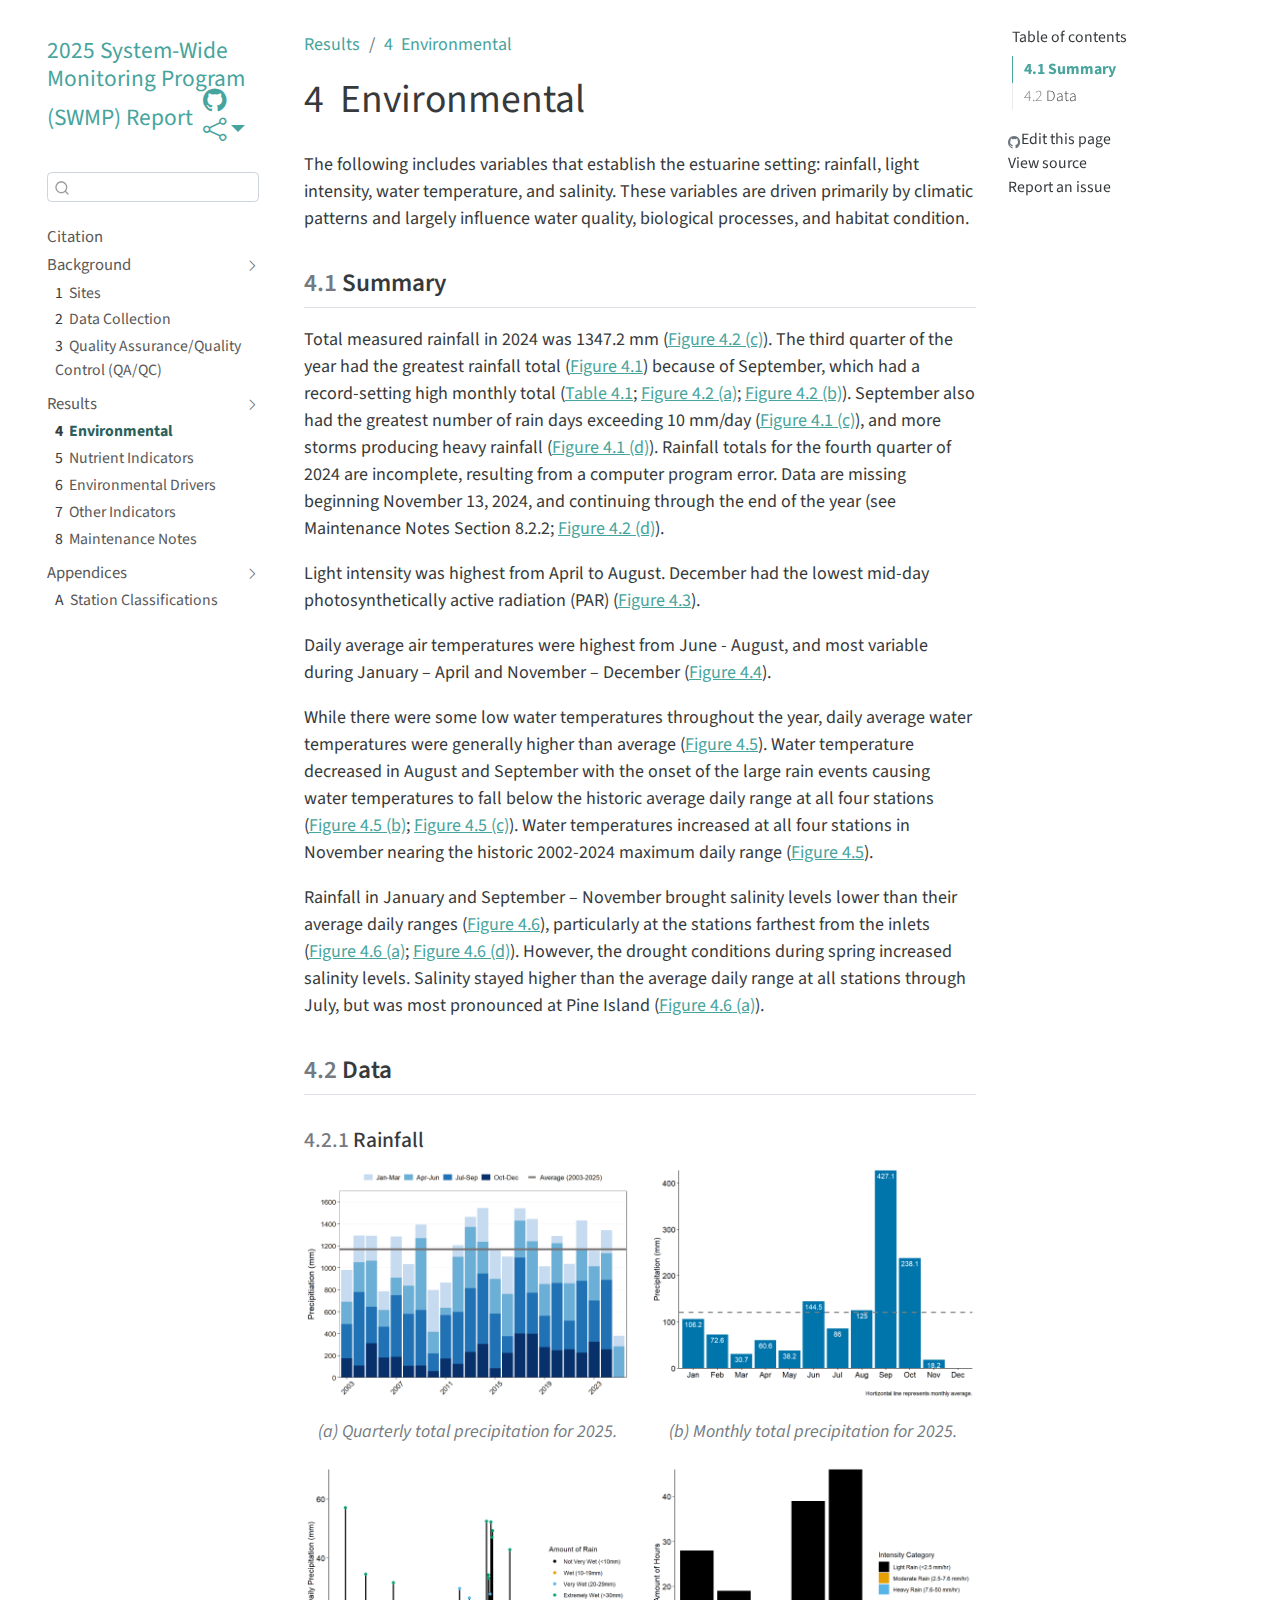
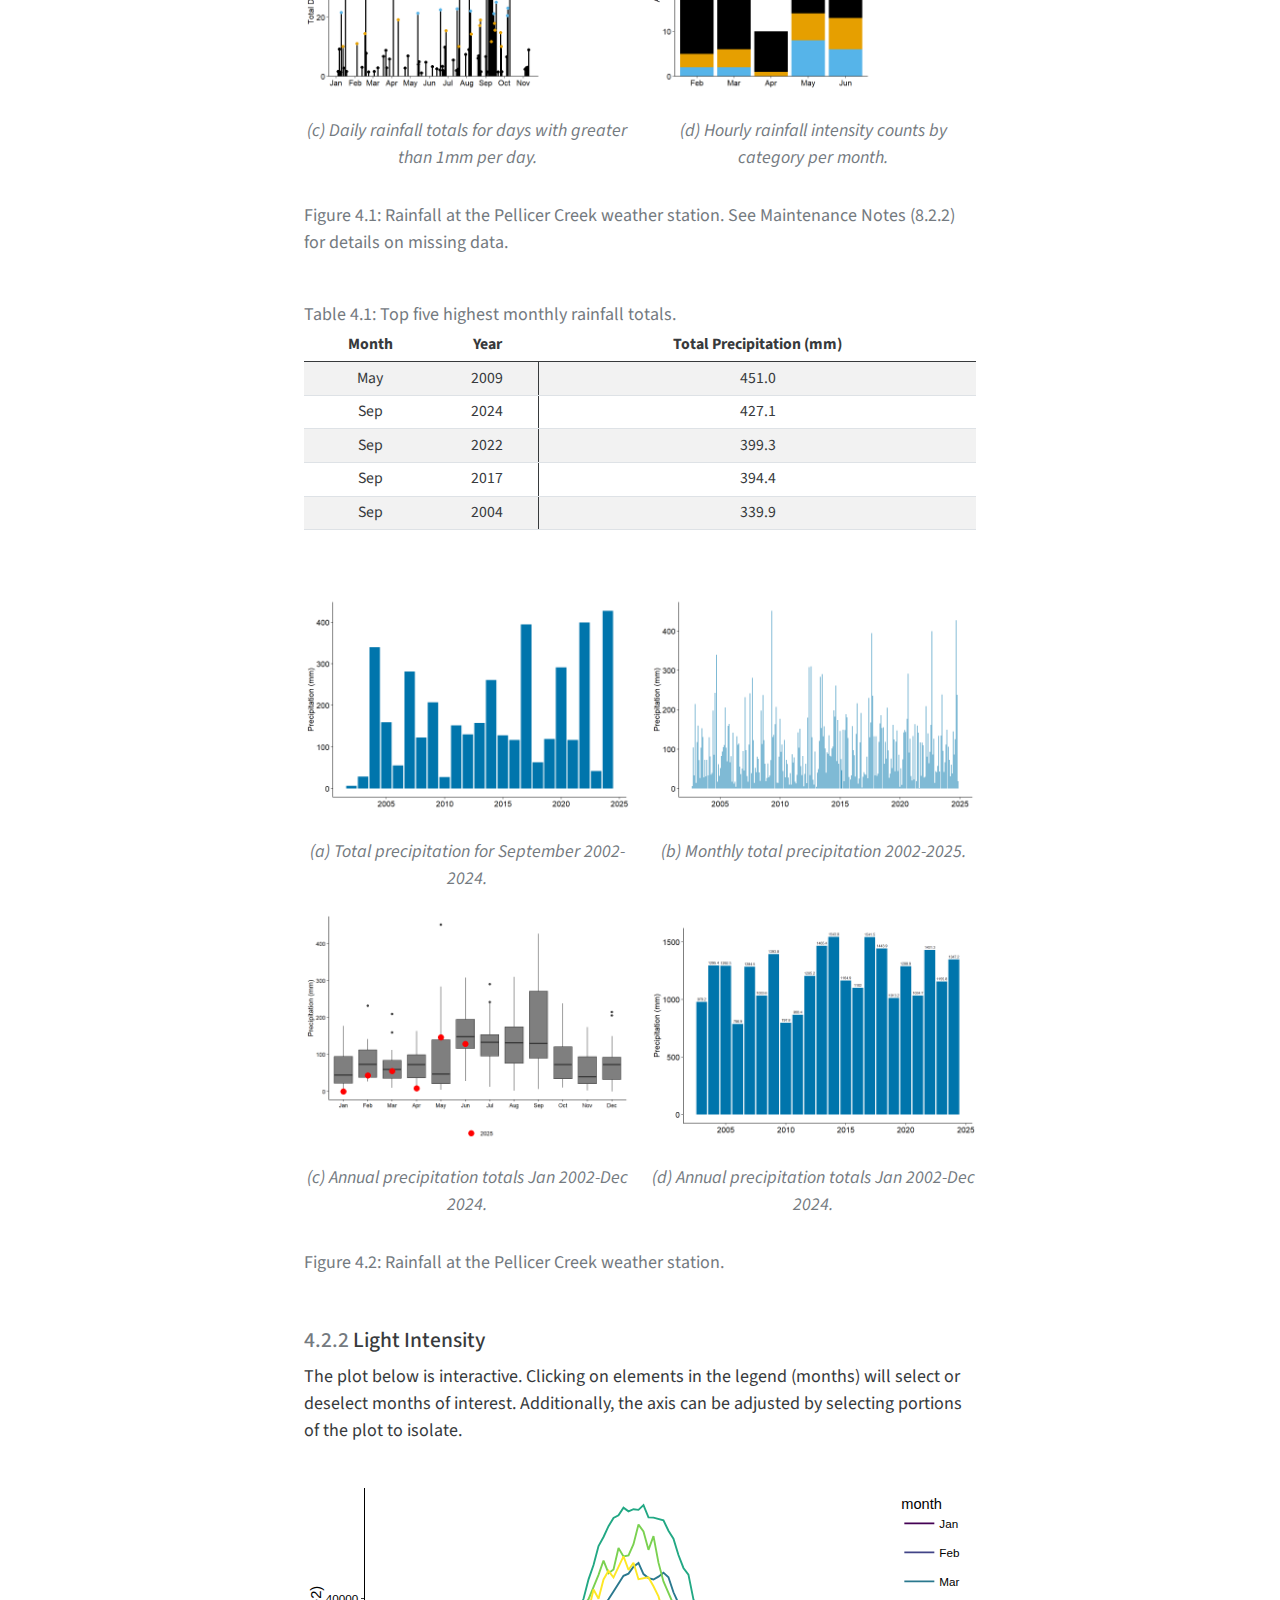
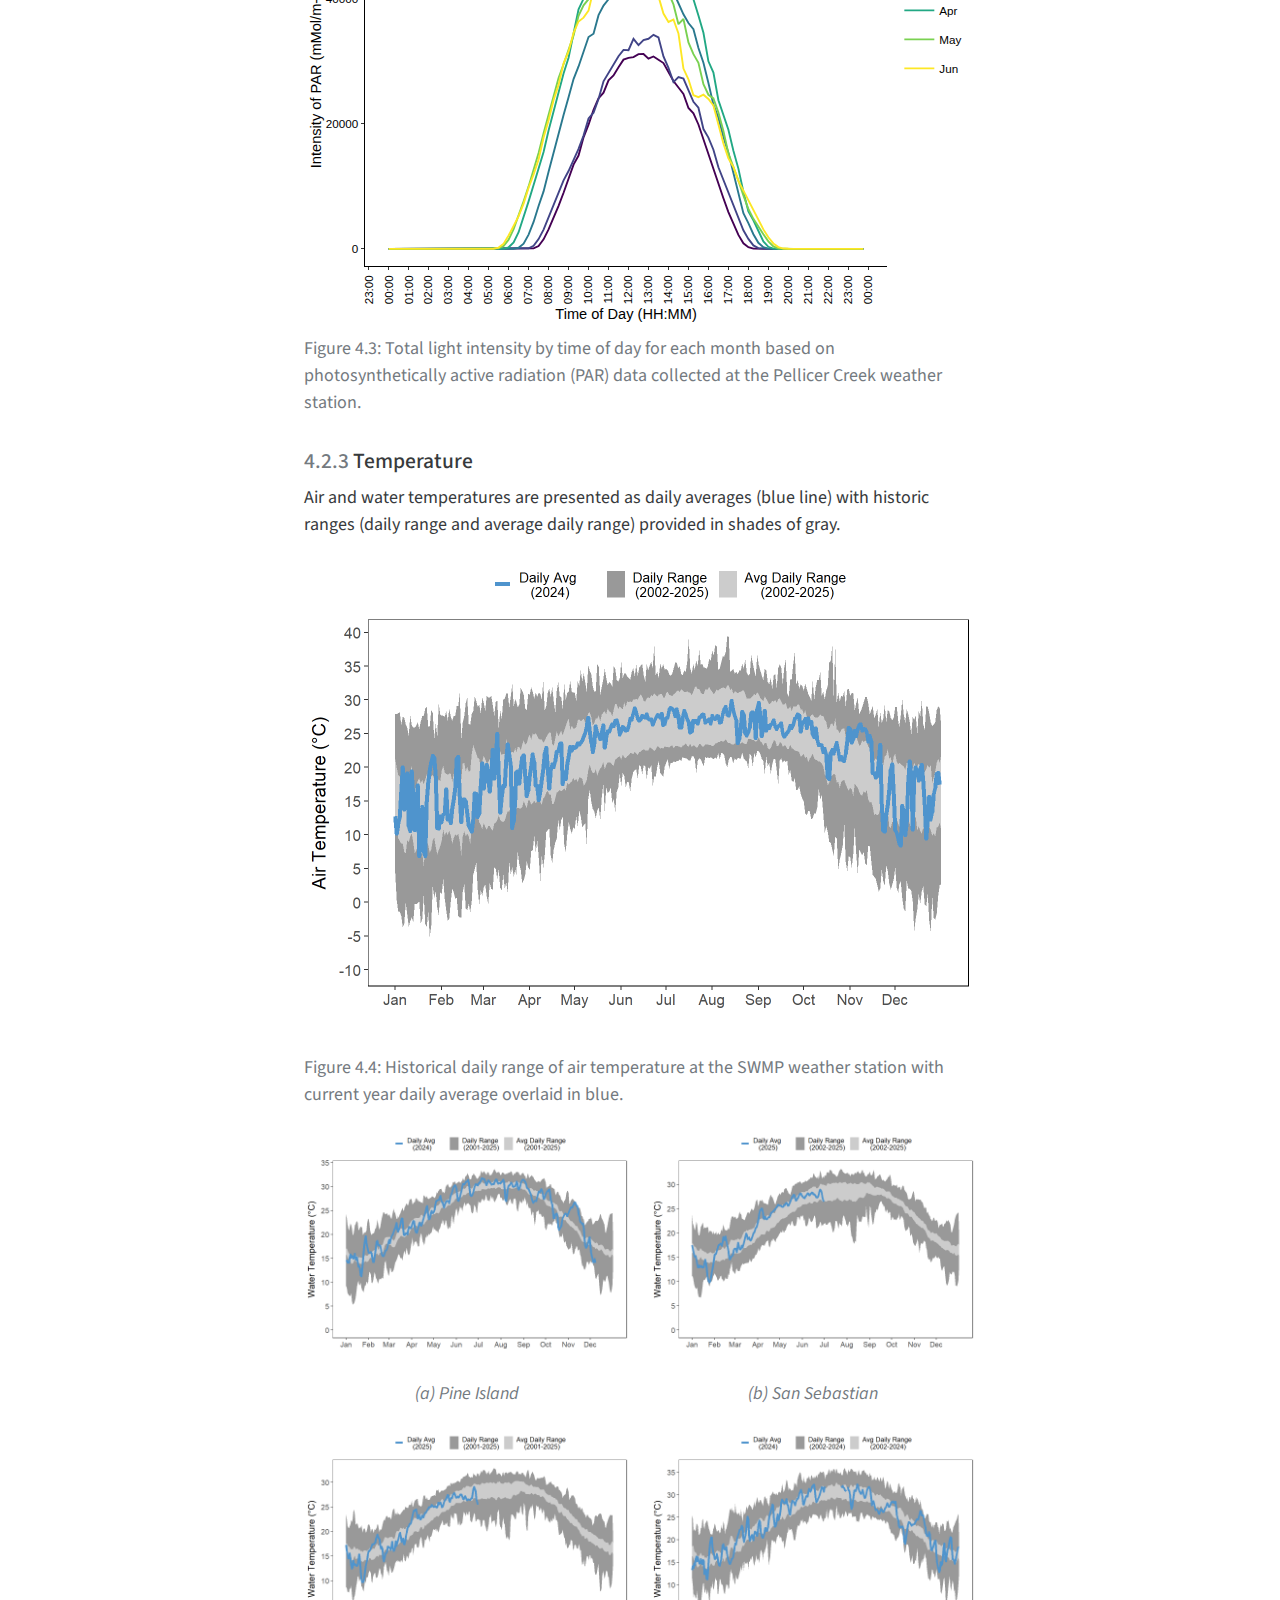
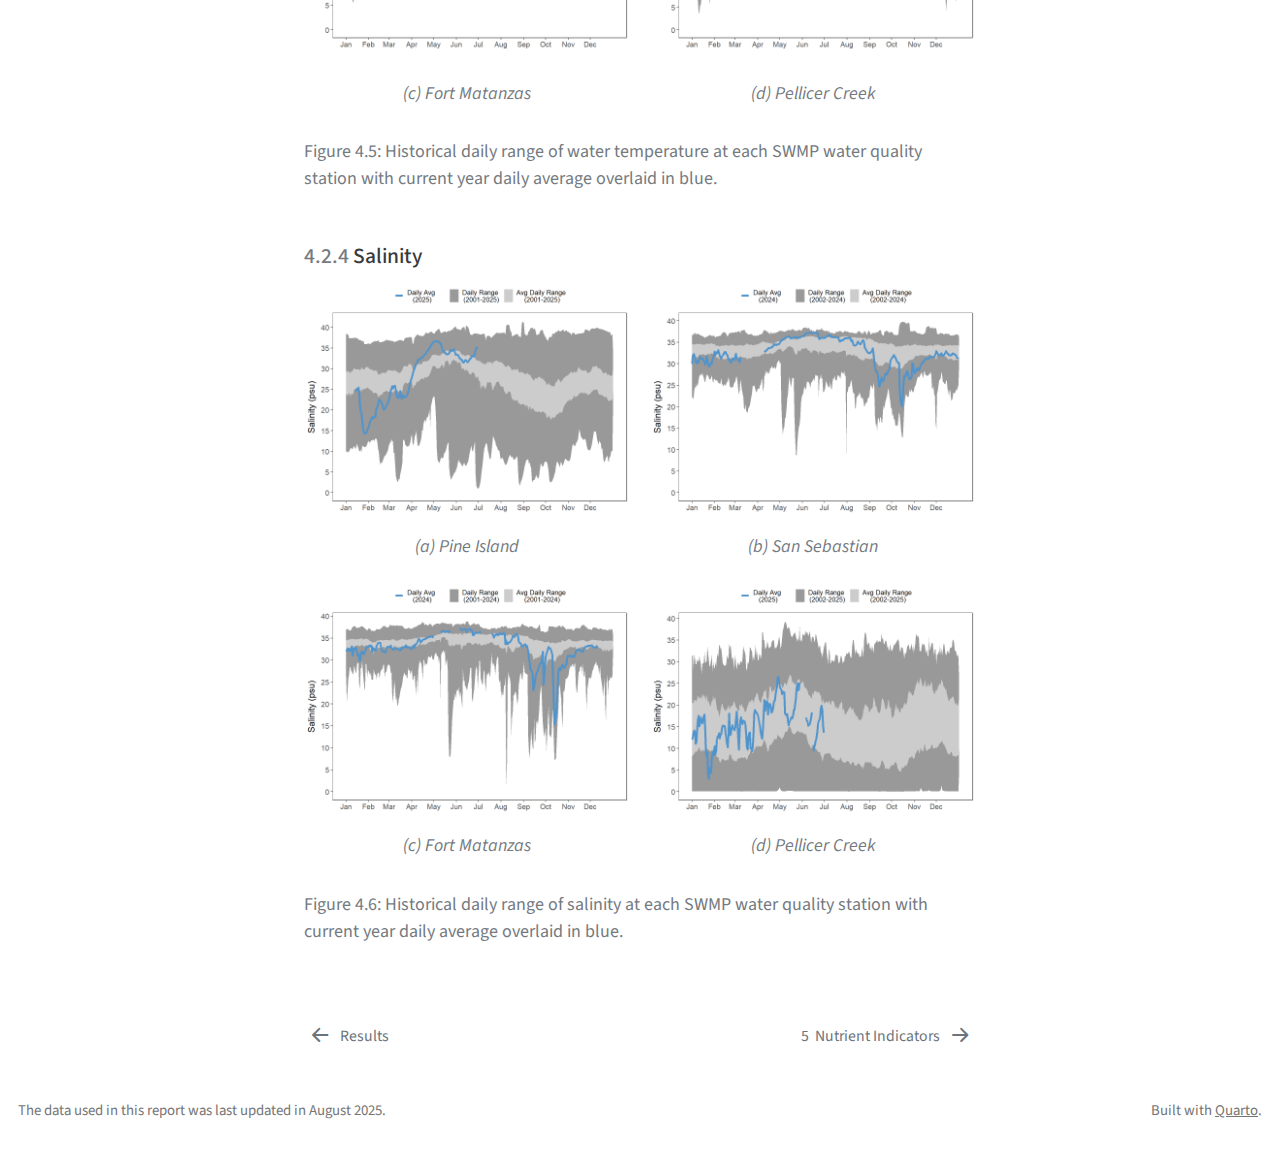
<file: docs/text/environmental.html>
<!DOCTYPE html>
<html xmlns="http://www.w3.org/1999/xhtml" lang="en" xml:lang="en"><head>

<meta charset="utf-8">
<meta name="generator" content="quarto-1.5.57">

<meta name="viewport" content="width=device-width, initial-scale=1.0, user-scalable=yes">


<title>4&nbsp; Environmental – 2025 System-Wide Monitoring Program (SWMP) Report</title>
<style>
code{white-space: pre-wrap;}
span.smallcaps{font-variant: small-caps;}
div.columns{display: flex; gap: min(4vw, 1.5em);}
div.column{flex: auto; overflow-x: auto;}
div.hanging-indent{margin-left: 1.5em; text-indent: -1.5em;}
ul.task-list{list-style: none;}
ul.task-list li input[type="checkbox"] {
  width: 0.8em;
  margin: 0 0.8em 0.2em -1em; /* quarto-specific, see https://github.com/quarto-dev/quarto-cli/issues/4556 */ 
  vertical-align: middle;
}
</style>


<script src="../site_libs/quarto-nav/quarto-nav.js"></script>
<script src="../site_libs/quarto-nav/headroom.min.js"></script>
<script src="../site_libs/clipboard/clipboard.min.js"></script>
<script src="../site_libs/quarto-search/autocomplete.umd.js"></script>
<script src="../site_libs/quarto-search/fuse.min.js"></script>
<script src="../site_libs/quarto-search/quarto-search.js"></script>
<meta name="quarto:offset" content="../">
<link href="../text/nut-indicators.html" rel="next">
<link href="../text/results.html" rel="prev">
<link href="../images/friends-logo.png" rel="icon" type="image/png">
<script src="../site_libs/quarto-html/quarto.js"></script>
<script src="../site_libs/quarto-html/popper.min.js"></script>
<script src="../site_libs/quarto-html/tippy.umd.min.js"></script>
<script src="../site_libs/quarto-html/anchor.min.js"></script>
<link href="../site_libs/quarto-html/tippy.css" rel="stylesheet">
<link href="../site_libs/quarto-html/quarto-syntax-highlighting.css" rel="stylesheet" id="quarto-text-highlighting-styles">
<script src="../site_libs/bootstrap/bootstrap.min.js"></script>
<link href="../site_libs/bootstrap/bootstrap-icons.css" rel="stylesheet">
<link href="../site_libs/bootstrap/bootstrap.min.css" rel="stylesheet" id="quarto-bootstrap" data-mode="light">
<script src="../site_libs/quarto-contrib/glightbox/glightbox.min.js"></script>
<link href="../site_libs/quarto-contrib/glightbox/glightbox.min.css" rel="stylesheet">
<link href="../site_libs/quarto-contrib/glightbox/lightbox.css" rel="stylesheet">
<script id="quarto-search-options" type="application/json">{
  "location": "sidebar",
  "copy-button": false,
  "collapse-after": 3,
  "panel-placement": "start",
  "type": "textbox",
  "limit": 50,
  "keyboard-shortcut": [
    "f",
    "/",
    "s"
  ],
  "show-item-context": false,
  "language": {
    "search-no-results-text": "No results",
    "search-matching-documents-text": "matching documents",
    "search-copy-link-title": "Copy link to search",
    "search-hide-matches-text": "Hide additional matches",
    "search-more-match-text": "more match in this document",
    "search-more-matches-text": "more matches in this document",
    "search-clear-button-title": "Clear",
    "search-text-placeholder": "",
    "search-detached-cancel-button-title": "Cancel",
    "search-submit-button-title": "Submit",
    "search-label": "Search"
  }
}</script>
<script src="../site_libs/kePrint-0.0.1/kePrint.js"></script>

<link href="../site_libs/lightable-0.0.1/lightable.css" rel="stylesheet">

<link href="../site_libs/htmltools-fill-0.5.8.1/fill.css" rel="stylesheet">

<script src="../site_libs/htmlwidgets-1.6.4/htmlwidgets.js"></script>

<script src="../site_libs/plotly-binding-4.10.4/plotly.js"></script>

<script src="../site_libs/typedarray-0.1/typedarray.min.js"></script>

<script src="../site_libs/jquery-3.5.1/jquery.min.js"></script>

<link href="../site_libs/crosstalk-1.2.1/css/crosstalk.min.css" rel="stylesheet">

<script src="../site_libs/crosstalk-1.2.1/js/crosstalk.min.js"></script>

<link href="../site_libs/plotly-htmlwidgets-css-2.11.1/plotly-htmlwidgets.css" rel="stylesheet">

<script src="../site_libs/plotly-main-2.11.1/plotly-latest.min.js"></script>



</head>

<body class="nav-sidebar floating">

<div id="quarto-search-results"></div>
  <header id="quarto-header" class="headroom fixed-top">
  <nav class="quarto-secondary-nav">
    <div class="container-fluid d-flex">
      <button type="button" class="quarto-btn-toggle btn" data-bs-toggle="collapse" role="button" data-bs-target=".quarto-sidebar-collapse-item" aria-controls="quarto-sidebar" aria-expanded="false" aria-label="Toggle sidebar navigation" onclick="if (window.quartoToggleHeadroom) { window.quartoToggleHeadroom(); }">
        <i class="bi bi-layout-text-sidebar-reverse"></i>
      </button>
        <nav class="quarto-page-breadcrumbs" aria-label="breadcrumb"><ol class="breadcrumb"><li class="breadcrumb-item"><a href="../text/results.html">Results</a></li><li class="breadcrumb-item"><a href="../text/environmental.html"><span class="chapter-number">4</span>&nbsp; <span class="chapter-title">Environmental</span></a></li></ol></nav>
        <a class="flex-grow-1" role="navigation" data-bs-toggle="collapse" data-bs-target=".quarto-sidebar-collapse-item" aria-controls="quarto-sidebar" aria-expanded="false" aria-label="Toggle sidebar navigation" onclick="if (window.quartoToggleHeadroom) { window.quartoToggleHeadroom(); }">      
        </a>
      <button type="button" class="btn quarto-search-button" aria-label="Search" onclick="window.quartoOpenSearch();">
        <i class="bi bi-search"></i>
      </button>
    </div>
  </nav>
</header>
<!-- content -->
<div id="quarto-content" class="quarto-container page-columns page-rows-contents page-layout-article">
<!-- sidebar -->
  <nav id="quarto-sidebar" class="sidebar collapse collapse-horizontal quarto-sidebar-collapse-item sidebar-navigation floating overflow-auto">
    <div class="pt-lg-2 mt-2 text-left sidebar-header">
    <div class="sidebar-title mb-0 py-0">
      <a href="../">2025 System-Wide Monitoring Program (SWMP) Report</a> 
        <div class="sidebar-tools-main">
    <a href="https://github.com/GTMNERR/2025_Q1-Q2_SWMP_Report" title="Source Code" class="quarto-navigation-tool px-1" aria-label="Source Code"><i class="bi bi-github"></i></a>
    <div class="dropdown">
      <a href="" title="Share" id="quarto-navigation-tool-dropdown-0" class="quarto-navigation-tool dropdown-toggle px-1" data-bs-toggle="dropdown" aria-expanded="false" role="link" aria-label="Share"><i class="bi bi-share"></i></a>
      <ul class="dropdown-menu" aria-labelledby="quarto-navigation-tool-dropdown-0">
          <li>
            <a class="dropdown-item sidebar-tools-main-item" href="https://twitter.com/intent/tweet?url=|url|">
              <i class="bi bi-twitter pe-1"></i>
            Twitter
            </a>
          </li>
          <li>
            <a class="dropdown-item sidebar-tools-main-item" href="https://www.facebook.com/sharer/sharer.php?u=|url|">
              <i class="bi bi-facebook pe-1"></i>
            Facebook
            </a>
          </li>
      </ul>
    </div>
</div>
    </div>
      </div>
        <div class="mt-2 flex-shrink-0 align-items-center">
        <div class="sidebar-search">
        <div id="quarto-search" class="" title="Search"></div>
        </div>
        </div>
    <div class="sidebar-menu-container"> 
    <ul class="list-unstyled mt-1">
        <li class="sidebar-item">
  <div class="sidebar-item-container"> 
  <a href="../index.html" class="sidebar-item-text sidebar-link">
 <span class="menu-text">Citation</span></a>
  </div>
</li>
        <li class="sidebar-item sidebar-item-section">
      <div class="sidebar-item-container"> 
            <a href="../text/background.html" class="sidebar-item-text sidebar-link">
 <span class="menu-text">Background</span></a>
          <a class="sidebar-item-toggle text-start" data-bs-toggle="collapse" data-bs-target="#quarto-sidebar-section-1" role="navigation" aria-expanded="true" aria-label="Toggle section">
            <i class="bi bi-chevron-right ms-2"></i>
          </a> 
      </div>
      <ul id="quarto-sidebar-section-1" class="collapse list-unstyled sidebar-section depth1 show">  
          <li class="sidebar-item">
  <div class="sidebar-item-container"> 
  <a href="../text/sites.html" class="sidebar-item-text sidebar-link">
 <span class="menu-text"><span class="chapter-number">1</span>&nbsp; <span class="chapter-title">Sites</span></span></a>
  </div>
</li>
          <li class="sidebar-item">
  <div class="sidebar-item-container"> 
  <a href="../text/collection.html" class="sidebar-item-text sidebar-link">
 <span class="menu-text"><span class="chapter-number">2</span>&nbsp; <span class="chapter-title">Data Collection</span></span></a>
  </div>
</li>
          <li class="sidebar-item">
  <div class="sidebar-item-container"> 
  <a href="../text/qaqc.html" class="sidebar-item-text sidebar-link">
 <span class="menu-text"><span class="chapter-number">3</span>&nbsp; <span class="chapter-title">Quality Assurance/Quality Control (QA/QC)</span></span></a>
  </div>
</li>
      </ul>
  </li>
        <li class="sidebar-item sidebar-item-section">
      <div class="sidebar-item-container"> 
            <a href="../text/results.html" class="sidebar-item-text sidebar-link">
 <span class="menu-text">Results</span></a>
          <a class="sidebar-item-toggle text-start" data-bs-toggle="collapse" data-bs-target="#quarto-sidebar-section-2" role="navigation" aria-expanded="true" aria-label="Toggle section">
            <i class="bi bi-chevron-right ms-2"></i>
          </a> 
      </div>
      <ul id="quarto-sidebar-section-2" class="collapse list-unstyled sidebar-section depth1 show">  
          <li class="sidebar-item">
  <div class="sidebar-item-container"> 
  <a href="../text/environmental.html" class="sidebar-item-text sidebar-link active">
 <span class="menu-text"><span class="chapter-number">4</span>&nbsp; <span class="chapter-title">Environmental</span></span></a>
  </div>
</li>
          <li class="sidebar-item">
  <div class="sidebar-item-container"> 
  <a href="../text/nut-indicators.html" class="sidebar-item-text sidebar-link">
 <span class="menu-text"><span class="chapter-number">5</span>&nbsp; <span class="chapter-title">Nutrient Indicators</span></span></a>
  </div>
</li>
          <li class="sidebar-item">
  <div class="sidebar-item-container"> 
  <a href="../text/environmental-drivers.html" class="sidebar-item-text sidebar-link">
 <span class="menu-text"><span class="chapter-number">6</span>&nbsp; <span class="chapter-title">Environmental Drivers</span></span></a>
  </div>
</li>
          <li class="sidebar-item">
  <div class="sidebar-item-container"> 
  <a href="../text/misc-bac.html" class="sidebar-item-text sidebar-link">
 <span class="menu-text"><span class="chapter-number">7</span>&nbsp; <span class="chapter-title">Other Indicators</span></span></a>
  </div>
</li>
          <li class="sidebar-item">
  <div class="sidebar-item-container"> 
  <a href="../text/maintenance.html" class="sidebar-item-text sidebar-link">
 <span class="menu-text"><span class="chapter-number">8</span>&nbsp; <span class="chapter-title">Maintenance Notes</span></span></a>
  </div>
</li>
      </ul>
  </li>
        <li class="sidebar-item sidebar-item-section">
      <div class="sidebar-item-container"> 
            <a class="sidebar-item-text sidebar-link text-start" data-bs-toggle="collapse" data-bs-target="#quarto-sidebar-section-3" role="navigation" aria-expanded="true">
 <span class="menu-text">Appendices</span></a>
          <a class="sidebar-item-toggle text-start" data-bs-toggle="collapse" data-bs-target="#quarto-sidebar-section-3" role="navigation" aria-expanded="true" aria-label="Toggle section">
            <i class="bi bi-chevron-right ms-2"></i>
          </a> 
      </div>
      <ul id="quarto-sidebar-section-3" class="collapse list-unstyled sidebar-section depth1 show">  
          <li class="sidebar-item">
  <div class="sidebar-item-container"> 
  <a href="../text/a1-cmecs.html" class="sidebar-item-text sidebar-link">
 <span class="menu-text"><span class="chapter-number">A</span>&nbsp; <span class="chapter-title">Station Classifications</span></span></a>
  </div>
</li>
      </ul>
  </li>
    </ul>
    </div>
</nav>
<div id="quarto-sidebar-glass" class="quarto-sidebar-collapse-item" data-bs-toggle="collapse" data-bs-target=".quarto-sidebar-collapse-item"></div>
<!-- margin-sidebar -->
    <div id="quarto-margin-sidebar" class="sidebar margin-sidebar">
        <nav id="TOC" role="doc-toc" class="toc-active">
    <h2 id="toc-title">Table of contents</h2>
   
  <ul>
  <li><a href="#summary" id="toc-summary" class="nav-link active" data-scroll-target="#summary"><span class="header-section-number">4.1</span> Summary</a></li>
  <li><a href="#data" id="toc-data" class="nav-link" data-scroll-target="#data"><span class="header-section-number">4.2</span> Data</a>
  <ul class="collapse">
  <li><a href="#rainfall" id="toc-rainfall" class="nav-link" data-scroll-target="#rainfall"><span class="header-section-number">4.2.1</span> Rainfall</a></li>
  <li><a href="#light-intensity" id="toc-light-intensity" class="nav-link" data-scroll-target="#light-intensity"><span class="header-section-number">4.2.2</span> Light Intensity</a></li>
  <li><a href="#temperature" id="toc-temperature" class="nav-link" data-scroll-target="#temperature"><span class="header-section-number">4.2.3</span> Temperature</a></li>
  <li><a href="#salinity" id="toc-salinity" class="nav-link" data-scroll-target="#salinity"><span class="header-section-number">4.2.4</span> Salinity</a></li>
  </ul></li>
  </ul>
<div class="toc-actions"><ul><li><a href="https://github.com/GTMNERR/2025_Q1-Q2_SWMP_Report/edit/main/text/environmental.qmd" class="toc-action"><i class="bi bi-github"></i>Edit this page</a></li><li><a href="https://github.com/GTMNERR/2025_Q1-Q2_SWMP_Report/blob/main/text/environmental.qmd" class="toc-action"><i class="bi empty"></i>View source</a></li><li><a href="https://github.com/GTMNERR/2025_Q1-Q2_SWMP_Report/issues/new" class="toc-action"><i class="bi empty"></i>Report an issue</a></li></ul></div></nav>
    </div>
<!-- main -->
<main class="content" id="quarto-document-content">

<header id="title-block-header" class="quarto-title-block default"><nav class="quarto-page-breadcrumbs quarto-title-breadcrumbs d-none d-lg-block" aria-label="breadcrumb"><ol class="breadcrumb"><li class="breadcrumb-item"><a href="../text/results.html">Results</a></li><li class="breadcrumb-item"><a href="../text/environmental.html"><span class="chapter-number">4</span>&nbsp; <span class="chapter-title">Environmental</span></a></li></ol></nav>
<div class="quarto-title">
<h1 class="title"><span class="chapter-number">4</span>&nbsp; <span class="chapter-title">Environmental</span></h1>
</div>



<div class="quarto-title-meta">

    
  
    
  </div>
  


</header>


<p>The following includes variables that establish the estuarine setting: rainfall, light intensity, water temperature, and salinity. These variables are driven primarily by climatic patterns and largely influence water quality, biological processes, and habitat condition.</p>
<section id="summary" class="level2" data-number="4.1">
<h2 data-number="4.1" class="anchored" data-anchor-id="summary"><span class="header-section-number">4.1</span> Summary</h2>
<!-- Winter storm Finn (unofficially named) brought rainfall and strong winds in [January](https://www.actionnewsjax.com/news/local/strong-storm-cold-front-will-move-across-northeast-florida-southeast-georgia/DNJ3SOGJ35G4FCKJLPJNP67YZY/) to Northeast Florida causing some local schools to release students early and cancel after school activities (@fig-rainfall-1; @fig-rainfall-2). This event is discussed in further detail in the next chapter. -->
<p>Total measured rainfall in 2024 was 1347.2 mm (<a href="#fig-SeptPrecip-3" class="quarto-xref">Figure&nbsp;<span>4.2 (c)</span></a>). The third quarter of the year had the greatest rainfall total (<a href="#fig-rainfall" class="quarto-xref">Figure&nbsp;<span>4.1</span></a>) because of September, which had a record-setting high monthly total (<a href="#tbl-topRain" class="quarto-xref">Table&nbsp;<span>4.1</span></a>; <a href="#fig-SeptPrecip-1" class="quarto-xref">Figure&nbsp;<span>4.2 (a)</span></a>; <a href="#fig-SeptPrecip-2" class="quarto-xref">Figure&nbsp;<span>4.2 (b)</span></a>). September also had the greatest number of rain days exceeding 10 mm/day (<a href="#fig-rainfall-3" class="quarto-xref">Figure&nbsp;<span>4.1 (c)</span></a>), and more storms producing heavy rainfall (<a href="#fig-rainfall-4" class="quarto-xref">Figure&nbsp;<span>4.1 (d)</span></a>). Rainfall totals for the fourth quarter of 2024 are incomplete, resulting from a computer program error. Data are missing beginning November 13, 2024, and continuing through the end of the year (see Maintenance Notes Section 8.2.2; <a href="#fig-SeptPrecip-4" class="quarto-xref">Figure&nbsp;<span>4.2 (d)</span></a>).</p>
<p>Light intensity was highest from April to August. December had the lowest mid-day photosynthetically active radiation (PAR) (<a href="#fig-lightintensity" class="quarto-xref">Figure&nbsp;<span>4.3</span></a>).</p>
<p>Daily average air temperatures were highest from June - August, and most variable during January – April and November – December (<a href="#fig-range-atemp" class="quarto-xref">Figure&nbsp;<span>4.4</span></a>).</p>
<p>While there were some low water temperatures throughout the year, daily average water temperatures were generally higher than average (<a href="#fig-range-temp" class="quarto-xref">Figure&nbsp;<span>4.5</span></a>). Water temperature decreased in August and September with the onset of the large rain events causing water temperatures to fall below the historic average daily range at all four stations (<a href="#fig-range-temp-2" class="quarto-xref">Figure&nbsp;<span>4.5 (b)</span></a>; <a href="#fig-range-temp-3" class="quarto-xref">Figure&nbsp;<span>4.5 (c)</span></a>). Water temperatures increased at all four stations in November nearing the historic 2002-2024 maximum daily range (<a href="#fig-range-temp" class="quarto-xref">Figure&nbsp;<span>4.5</span></a>).</p>
<p>Rainfall in January and September – November brought salinity levels lower than their average daily ranges (<a href="#fig-range-sal" class="quarto-xref">Figure&nbsp;<span>4.6</span></a>), particularly at the stations farthest from the inlets (<a href="#fig-range-sal-1" class="quarto-xref">Figure&nbsp;<span>4.6 (a)</span></a>; <a href="#fig-range-sal-4" class="quarto-xref">Figure&nbsp;<span>4.6 (d)</span></a>). However, the drought conditions during spring increased salinity levels. Salinity stayed higher than the average daily range at all stations through July, but was most pronounced at Pine Island (<a href="#fig-range-sal-1" class="quarto-xref">Figure&nbsp;<span>4.6 (a)</span></a>).</p>
</section>
<section id="data" class="level2" data-number="4.2">
<h2 data-number="4.2" class="anchored" data-anchor-id="data"><span class="header-section-number">4.2</span> Data</h2>
<section id="rainfall" class="level3" data-number="4.2.1">
<h3 data-number="4.2.1" class="anchored" data-anchor-id="rainfall"><span class="header-section-number">4.2.1</span> Rainfall</h3>
<div id="fig-rainfall" class="quarto-layout-panel">
<figure class="quarto-float quarto-float-fig figure">
<div aria-describedby="fig-rainfall-caption-0ceaefa1-69ba-4598-a22c-09a6ac19f8ca">
<div class="quarto-layout-row">
<div class="cell-output-display quarto-layout-cell-subref quarto-layout-cell" data-ref-parent="fig-rainfall" style="flex-basis: 50.0%;justify-content: flex-start;">
<div id="fig-rainfall-1" class="quarto-float quarto-figure quarto-figure-center anchored">
<figure class="quarto-float quarto-subfloat-fig figure">
<div aria-describedby="fig-rainfall-1-caption-0ceaefa1-69ba-4598-a22c-09a6ac19f8ca">
<a href="environmental_files/figure-html/fig-rainfall-1.png" class="lightbox" data-gallery="fig-rainfall" title="Figure&nbsp;4.1&nbsp;(a): Quarterly total precipitation for 2025."><img src="environmental_files/figure-html/fig-rainfall-1.png" class="img-fluid figure-img" data-ref-parent="fig-rainfall" width="672"></a>
</div>
<figcaption class="quarto-float-caption-bottom quarto-subfloat-caption quarto-subfloat-fig" id="fig-rainfall-1-caption-0ceaefa1-69ba-4598-a22c-09a6ac19f8ca">
(a) Quarterly total precipitation for 2025.
</figcaption>
</figure>
</div>
</div>
<div class="cell-output-display quarto-layout-cell-subref quarto-layout-cell" data-ref-parent="fig-rainfall" style="flex-basis: 50.0%;justify-content: flex-start;">
<div id="fig-rainfall-2" class="quarto-float quarto-figure quarto-figure-center anchored">
<figure class="quarto-float quarto-subfloat-fig figure">
<div aria-describedby="fig-rainfall-2-caption-0ceaefa1-69ba-4598-a22c-09a6ac19f8ca">
<a href="environmental_files/figure-html/fig-rainfall-2.png" class="lightbox" data-gallery="fig-rainfall" title="Figure&nbsp;4.1&nbsp;(b): Monthly total precipitation for 2025."><img src="environmental_files/figure-html/fig-rainfall-2.png" class="img-fluid figure-img" data-ref-parent="fig-rainfall" width="672"></a>
</div>
<figcaption class="quarto-float-caption-bottom quarto-subfloat-caption quarto-subfloat-fig" id="fig-rainfall-2-caption-0ceaefa1-69ba-4598-a22c-09a6ac19f8ca">
(b) Monthly total precipitation for 2025.
</figcaption>
</figure>
</div>
</div>
</div>
<div class="quarto-layout-row">
<div class="cell-output-display quarto-layout-cell-subref quarto-layout-cell" data-ref-parent="fig-rainfall" style="flex-basis: 50.0%;justify-content: flex-start;">
<div id="fig-rainfall-3" class="quarto-float quarto-figure quarto-figure-center anchored">
<figure class="quarto-float quarto-subfloat-fig figure">
<div aria-describedby="fig-rainfall-3-caption-0ceaefa1-69ba-4598-a22c-09a6ac19f8ca">
<a href="environmental_files/figure-html/fig-rainfall-3.png" class="lightbox" data-gallery="fig-rainfall" title="Figure&nbsp;4.1&nbsp;(c): Daily rainfall totals for days with greater than 1mm per day."><img src="environmental_files/figure-html/fig-rainfall-3.png" class="img-fluid figure-img" data-ref-parent="fig-rainfall" width="672"></a>
</div>
<figcaption class="quarto-float-caption-bottom quarto-subfloat-caption quarto-subfloat-fig" id="fig-rainfall-3-caption-0ceaefa1-69ba-4598-a22c-09a6ac19f8ca">
(c) Daily rainfall totals for days with greater than 1mm per day.
</figcaption>
</figure>
</div>
</div>
<div class="cell-output-display quarto-layout-cell-subref quarto-layout-cell" data-ref-parent="fig-rainfall" style="flex-basis: 50.0%;justify-content: flex-start;">
<div id="fig-rainfall-4" class="quarto-float quarto-figure quarto-figure-center anchored">
<figure class="quarto-float quarto-subfloat-fig figure">
<div aria-describedby="fig-rainfall-4-caption-0ceaefa1-69ba-4598-a22c-09a6ac19f8ca">
<a href="environmental_files/figure-html/fig-rainfall-4.png" class="lightbox" data-gallery="fig-rainfall" title="Figure&nbsp;4.1&nbsp;(d): Hourly rainfall intensity counts by category per month."><img src="environmental_files/figure-html/fig-rainfall-4.png" class="img-fluid figure-img" data-ref-parent="fig-rainfall" width="672"></a>
</div>
<figcaption class="quarto-float-caption-bottom quarto-subfloat-caption quarto-subfloat-fig" id="fig-rainfall-4-caption-0ceaefa1-69ba-4598-a22c-09a6ac19f8ca">
(d) Hourly rainfall intensity counts by category per month.
</figcaption>
</figure>
</div>
</div>
</div>
</div>
<figcaption class="quarto-float-caption-bottom quarto-float-caption quarto-float-fig" id="fig-rainfall-caption-0ceaefa1-69ba-4598-a22c-09a6ac19f8ca">
Figure&nbsp;4.1: Rainfall at the Pellicer Creek weather station. See Maintenance Notes (8.2.2) for details on missing data.
</figcaption>
</figure>
</div>
<div class="cell">
<div id="tbl-topRain" class="cell quarto-float quarto-figure quarto-figure-center anchored">
<figure class="quarto-float quarto-float-tbl figure">
<figcaption class="quarto-float-caption-top quarto-float-caption quarto-float-tbl" id="tbl-topRain-caption-0ceaefa1-69ba-4598-a22c-09a6ac19f8ca">
Table&nbsp;4.1: Top five highest monthly rainfall totals.
</figcaption>
<div aria-describedby="tbl-topRain-caption-0ceaefa1-69ba-4598-a22c-09a6ac19f8ca">
<div class="cell-output-display">
<table class="table do-not-create-environment cell caption-top table-sm table-striped small" data-quarto-postprocess="true">
<thead>
<tr class="header">
<th data-quarto-table-cell-role="th" style="text-align: center; position: sticky; top: 0; background-color: #FFFFFF;">Month</th>
<th data-quarto-table-cell-role="th" style="text-align: center; position: sticky; top: 0; background-color: #FFFFFF;">Year</th>
<th data-quarto-table-cell-role="th" style="text-align: center; position: sticky; top: 0; background-color: #FFFFFF;">Total Precipitation (mm)</th>
</tr>
</thead>
<tbody>
<tr class="odd">
<td style="text-align: center;">May</td>
<td style="text-align: center;">2009</td>
<td style="text-align: center; border-left: 1px solid;">451.0</td>
</tr>
<tr class="even">
<td style="text-align: center;">Sep</td>
<td style="text-align: center;">2024</td>
<td style="text-align: center; border-left: 1px solid;">427.1</td>
</tr>
<tr class="odd">
<td style="text-align: center;">Sep</td>
<td style="text-align: center;">2022</td>
<td style="text-align: center; border-left: 1px solid;">399.3</td>
</tr>
<tr class="even">
<td style="text-align: center;">Sep</td>
<td style="text-align: center;">2017</td>
<td style="text-align: center; border-left: 1px solid;">394.4</td>
</tr>
<tr class="odd">
<td style="text-align: center;">Sep</td>
<td style="text-align: center;">2004</td>
<td style="text-align: center; border-left: 1px solid;">339.9</td>
</tr>
</tbody>
</table>


</div>
</div>
</figure>
</div>
</div>
<div id="fig-SeptPrecip" class="quarto-layout-panel">
<figure class="quarto-float quarto-float-fig figure">
<div aria-describedby="fig-SeptPrecip-caption-0ceaefa1-69ba-4598-a22c-09a6ac19f8ca">
<div class="quarto-layout-row">
<div class="cell-output-display quarto-layout-cell-subref quarto-layout-cell" data-ref-parent="fig-SeptPrecip" style="flex-basis: 50.0%;justify-content: flex-start;">
<div id="fig-SeptPrecip-1" class="quarto-float quarto-figure quarto-figure-center anchored">
<figure class="quarto-float quarto-subfloat-fig figure">
<div aria-describedby="fig-SeptPrecip-1-caption-0ceaefa1-69ba-4598-a22c-09a6ac19f8ca">
<a href="environmental_files/figure-html/fig-SeptPrecip-1.png" class="lightbox" data-gallery="fig-SeptPrecip" title="Figure&nbsp;4.2&nbsp;(a): Total precipitation for September 2002-2024."><img src="environmental_files/figure-html/fig-SeptPrecip-1.png" class="img-fluid figure-img" data-ref-parent="fig-SeptPrecip" width="672"></a>
</div>
<figcaption class="quarto-float-caption-bottom quarto-subfloat-caption quarto-subfloat-fig" id="fig-SeptPrecip-1-caption-0ceaefa1-69ba-4598-a22c-09a6ac19f8ca">
(a) Total precipitation for September 2002-2024.
</figcaption>
</figure>
</div>
</div>
<div class="cell-output-display quarto-layout-cell-subref quarto-layout-cell" data-ref-parent="fig-SeptPrecip" style="flex-basis: 50.0%;justify-content: flex-start;">
<div id="fig-SeptPrecip-2" class="quarto-float quarto-figure quarto-figure-center anchored">
<figure class="quarto-float quarto-subfloat-fig figure">
<div aria-describedby="fig-SeptPrecip-2-caption-0ceaefa1-69ba-4598-a22c-09a6ac19f8ca">
<a href="environmental_files/figure-html/fig-SeptPrecip-2.png" class="lightbox" data-gallery="fig-SeptPrecip" title="Figure&nbsp;4.2&nbsp;(b): Monthly total precipitation 2002-2025."><img src="environmental_files/figure-html/fig-SeptPrecip-2.png" class="img-fluid figure-img" data-ref-parent="fig-SeptPrecip" width="672"></a>
</div>
<figcaption class="quarto-float-caption-bottom quarto-subfloat-caption quarto-subfloat-fig" id="fig-SeptPrecip-2-caption-0ceaefa1-69ba-4598-a22c-09a6ac19f8ca">
(b) Monthly total precipitation 2002-2025.
</figcaption>
</figure>
</div>
</div>
</div>
<div class="quarto-layout-row">
<div class="cell-output-display quarto-layout-cell-subref quarto-layout-cell" data-ref-parent="fig-SeptPrecip" style="flex-basis: 50.0%;justify-content: flex-start;">
<div id="fig-SeptPrecip-3" class="quarto-float quarto-figure quarto-figure-center anchored">
<figure class="quarto-float quarto-subfloat-fig figure">
<div aria-describedby="fig-SeptPrecip-3-caption-0ceaefa1-69ba-4598-a22c-09a6ac19f8ca">
<a href="environmental_files/figure-html/fig-SeptPrecip-3.png" class="lightbox" data-gallery="fig-SeptPrecip" title="Figure&nbsp;4.2&nbsp;(c): Annual precipitation totals Jan 2002-Dec 2024."><img src="environmental_files/figure-html/fig-SeptPrecip-3.png" class="img-fluid figure-img" data-ref-parent="fig-SeptPrecip" width="672"></a>
</div>
<figcaption class="quarto-float-caption-bottom quarto-subfloat-caption quarto-subfloat-fig" id="fig-SeptPrecip-3-caption-0ceaefa1-69ba-4598-a22c-09a6ac19f8ca">
(c) Annual precipitation totals Jan 2002-Dec 2024.
</figcaption>
</figure>
</div>
</div>
<div class="cell-output-display quarto-layout-cell-subref quarto-layout-cell" data-ref-parent="fig-SeptPrecip" style="flex-basis: 50.0%;justify-content: flex-start;">
<div id="fig-SeptPrecip-4" class="quarto-float quarto-figure quarto-figure-center anchored">
<figure class="quarto-float quarto-subfloat-fig figure">
<div aria-describedby="fig-SeptPrecip-4-caption-0ceaefa1-69ba-4598-a22c-09a6ac19f8ca">
<a href="environmental_files/figure-html/fig-SeptPrecip-4.png" class="lightbox" data-gallery="fig-SeptPrecip" title="Figure&nbsp;4.2&nbsp;(d): Annual precipitation totals Jan 2002-Dec 2024."><img src="environmental_files/figure-html/fig-SeptPrecip-4.png" class="img-fluid figure-img" data-ref-parent="fig-SeptPrecip" width="672"></a>
</div>
<figcaption class="quarto-float-caption-bottom quarto-subfloat-caption quarto-subfloat-fig" id="fig-SeptPrecip-4-caption-0ceaefa1-69ba-4598-a22c-09a6ac19f8ca">
(d) Annual precipitation totals Jan 2002-Dec 2024.
</figcaption>
</figure>
</div>
</div>
</div>
</div>
<figcaption class="quarto-float-caption-bottom quarto-float-caption quarto-float-fig" id="fig-SeptPrecip-caption-0ceaefa1-69ba-4598-a22c-09a6ac19f8ca">
Figure&nbsp;4.2: Rainfall at the Pellicer Creek weather station.
</figcaption>
</figure>
</div>
</section>
<section id="light-intensity" class="level3" data-number="4.2.2">
<h3 data-number="4.2.2" class="anchored" data-anchor-id="light-intensity"><span class="header-section-number">4.2.2</span> Light Intensity</h3>
<p>The plot below is interactive. Clicking on elements in the legend (months) will select or deselect months of interest. Additionally, the axis can be adjusted by selecting portions of the plot to isolate.</p>
<div class="cell">
<div id="fig-lightintensity" class="cell-output-display quarto-float quarto-figure quarto-figure-center anchored">
<figure class="quarto-float quarto-float-fig figure">
<div aria-describedby="fig-lightintensity-caption-0ceaefa1-69ba-4598-a22c-09a6ac19f8ca">
<div class="plotly html-widget html-fill-item" id="htmlwidget-653ad52c555e44632a9b" style="width:100%;height:464px;"></div>
<script type="application/json" data-for="htmlwidget-653ad52c555e44632a9b">{"x":{"data":[{"x":[1754625600,1754626500,1754627400,1754628300,1754629200,1754630100,1754631000,1754631900,1754632800,1754633700,1754634600,1754635500,1754636400,1754637300,1754638200,1754639100,1754640000,1754640900,1754641800,1754642700,1754643600,1754644500,1754645400,1754646300,1754647200,1754648100,1754649000,1754649900,1754650800,1754651700,1754652600,1754653500,1754654400,1754655300,1754656200,1754657100,1754658000,1754658900,1754659800,1754660700,1754661600,1754662500,1754663400,1754664300,1754665200,1754666100,1754667000,1754667900,1754668800,1754669700,1754670600,1754671500,1754672400,1754673300,1754674200,1754675100,1754676000,1754676900,1754677800,1754678700,1754679600,1754680500,1754681400,1754682300,1754683200,1754684100,1754685000,1754685900,1754686800,1754687700,1754688600,1754689500,1754690400,1754691300,1754692200,1754693100,1754694000,1754694900,1754695800,1754696700,1754697600,1754698500,1754699400,1754700300,1754701200,1754702100,1754703000,1754703900,1754704800,1754705700,1754706600,1754707500,1754708400,1754709300,1754710200,1754711100],"y":[0,0,0,0,0,0,0,0,0,0,0,0,0,0,0,0,0,0,0,0,0,0,0,0,0,0,0,0,2.1000000000000001,65.200000000000003,435.69999999999999,1514.0999999999999,3097.1999999999998,4889.1999999999998,6869.1000000000004,8966.2000000000007,11141.299999999999,13466.5,14906.199999999999,17817.599999999999,19847.299999999999,22230.599999999999,24065.799999999999,24956.599999999999,26941.700000000001,27712,29042.200000000001,30250.099999999999,30537.400000000001,30650.099999999999,31134.200000000001,31151.099999999999,30395.5,30746.700000000001,30216.5,29698.900000000001,28257.700000000001,26820.5,25789.400000000001,24770.400000000001,22513.099999999999,21652.400000000001,19878.299999999999,17458,15289.700000000001,12816.6,10198.5,8076.3999999999996,5879,4008.0999999999999,2224.9000000000001,884.39999999999998,257,36.799999999999997,1.3999999999999999,0,0,0,0,0,0,0,0,0,0,0,0,0,0,0,0,0,0,0,0,0],"text":["datetime: 2025-08-08 00:00:00<br />intensity:     0.0<br />month: Jan<br />month: Jan","datetime: 2025-08-08 00:15:00<br />intensity:     0.0<br />month: Jan<br />month: Jan","datetime: 2025-08-08 00:30:00<br />intensity:     0.0<br />month: Jan<br />month: Jan","datetime: 2025-08-08 00:45:00<br />intensity:     0.0<br />month: Jan<br />month: Jan","datetime: 2025-08-08 01:00:00<br />intensity:     0.0<br />month: Jan<br />month: Jan","datetime: 2025-08-08 01:15:00<br />intensity:     0.0<br />month: Jan<br />month: Jan","datetime: 2025-08-08 01:30:00<br />intensity:     0.0<br />month: Jan<br />month: Jan","datetime: 2025-08-08 01:45:00<br />intensity:     0.0<br />month: Jan<br />month: Jan","datetime: 2025-08-08 02:00:00<br />intensity:     0.0<br />month: Jan<br />month: Jan","datetime: 2025-08-08 02:15:00<br />intensity:     0.0<br />month: Jan<br />month: Jan","datetime: 2025-08-08 02:30:00<br />intensity:     0.0<br />month: Jan<br />month: Jan","datetime: 2025-08-08 02:45:00<br />intensity:     0.0<br />month: Jan<br />month: Jan","datetime: 2025-08-08 03:00:00<br />intensity:     0.0<br />month: Jan<br />month: Jan","datetime: 2025-08-08 03:15:00<br />intensity:     0.0<br />month: Jan<br />month: Jan","datetime: 2025-08-08 03:30:00<br />intensity:     0.0<br />month: Jan<br />month: Jan","datetime: 2025-08-08 03:45:00<br />intensity:     0.0<br />month: Jan<br />month: Jan","datetime: 2025-08-08 04:00:00<br />intensity:     0.0<br />month: Jan<br />month: Jan","datetime: 2025-08-08 04:15:00<br />intensity:     0.0<br />month: Jan<br />month: Jan","datetime: 2025-08-08 04:30:00<br />intensity:     0.0<br />month: Jan<br />month: Jan","datetime: 2025-08-08 04:45:00<br />intensity:     0.0<br />month: Jan<br />month: Jan","datetime: 2025-08-08 05:00:00<br />intensity:     0.0<br />month: Jan<br />month: Jan","datetime: 2025-08-08 05:15:00<br />intensity:     0.0<br />month: Jan<br />month: Jan","datetime: 2025-08-08 05:30:00<br />intensity:     0.0<br />month: Jan<br />month: Jan","datetime: 2025-08-08 05:45:00<br />intensity:     0.0<br />month: Jan<br />month: Jan","datetime: 2025-08-08 06:00:00<br />intensity:     0.0<br />month: Jan<br />month: Jan","datetime: 2025-08-08 06:15:00<br />intensity:     0.0<br />month: Jan<br />month: Jan","datetime: 2025-08-08 06:30:00<br />intensity:     0.0<br />month: Jan<br />month: Jan","datetime: 2025-08-08 06:45:00<br />intensity:     0.0<br />month: Jan<br />month: Jan","datetime: 2025-08-08 07:00:00<br />intensity:     2.1<br />month: Jan<br />month: Jan","datetime: 2025-08-08 07:15:00<br />intensity:    65.2<br />month: Jan<br />month: Jan","datetime: 2025-08-08 07:30:00<br />intensity:   435.7<br />month: Jan<br />month: Jan","datetime: 2025-08-08 07:45:00<br />intensity:  1514.1<br />month: Jan<br />month: Jan","datetime: 2025-08-08 08:00:00<br />intensity:  3097.2<br />month: Jan<br />month: Jan","datetime: 2025-08-08 08:15:00<br />intensity:  4889.2<br />month: Jan<br />month: Jan","datetime: 2025-08-08 08:30:00<br />intensity:  6869.1<br />month: Jan<br />month: Jan","datetime: 2025-08-08 08:45:00<br />intensity:  8966.2<br />month: Jan<br />month: Jan","datetime: 2025-08-08 09:00:00<br />intensity: 11141.3<br />month: Jan<br />month: Jan","datetime: 2025-08-08 09:15:00<br />intensity: 13466.5<br />month: Jan<br />month: Jan","datetime: 2025-08-08 09:30:00<br />intensity: 14906.2<br />month: Jan<br />month: Jan","datetime: 2025-08-08 09:45:00<br />intensity: 17817.6<br />month: Jan<br />month: Jan","datetime: 2025-08-08 10:00:00<br />intensity: 19847.3<br />month: Jan<br />month: Jan","datetime: 2025-08-08 10:15:00<br />intensity: 22230.6<br />month: Jan<br />month: Jan","datetime: 2025-08-08 10:30:00<br />intensity: 24065.8<br />month: Jan<br />month: Jan","datetime: 2025-08-08 10:45:00<br />intensity: 24956.6<br />month: Jan<br />month: Jan","datetime: 2025-08-08 11:00:00<br />intensity: 26941.7<br />month: Jan<br />month: Jan","datetime: 2025-08-08 11:15:00<br />intensity: 27712.0<br />month: Jan<br />month: Jan","datetime: 2025-08-08 11:30:00<br />intensity: 29042.2<br />month: Jan<br />month: Jan","datetime: 2025-08-08 11:45:00<br />intensity: 30250.1<br />month: Jan<br />month: Jan","datetime: 2025-08-08 12:00:00<br />intensity: 30537.4<br />month: Jan<br />month: Jan","datetime: 2025-08-08 12:15:00<br />intensity: 30650.1<br />month: Jan<br />month: Jan","datetime: 2025-08-08 12:30:00<br />intensity: 31134.2<br />month: Jan<br />month: Jan","datetime: 2025-08-08 12:45:00<br />intensity: 31151.1<br />month: Jan<br />month: Jan","datetime: 2025-08-08 13:00:00<br />intensity: 30395.5<br />month: Jan<br />month: Jan","datetime: 2025-08-08 13:15:00<br />intensity: 30746.7<br />month: Jan<br />month: Jan","datetime: 2025-08-08 13:30:00<br />intensity: 30216.5<br />month: Jan<br />month: Jan","datetime: 2025-08-08 13:45:00<br />intensity: 29698.9<br />month: Jan<br />month: Jan","datetime: 2025-08-08 14:00:00<br />intensity: 28257.7<br />month: Jan<br />month: Jan","datetime: 2025-08-08 14:15:00<br />intensity: 26820.5<br />month: Jan<br />month: Jan","datetime: 2025-08-08 14:30:00<br />intensity: 25789.4<br />month: Jan<br />month: Jan","datetime: 2025-08-08 14:45:00<br />intensity: 24770.4<br />month: Jan<br />month: Jan","datetime: 2025-08-08 15:00:00<br />intensity: 22513.1<br />month: Jan<br />month: Jan","datetime: 2025-08-08 15:15:00<br />intensity: 21652.4<br />month: Jan<br />month: Jan","datetime: 2025-08-08 15:30:00<br />intensity: 19878.3<br />month: Jan<br />month: Jan","datetime: 2025-08-08 15:45:00<br />intensity: 17458.0<br />month: Jan<br />month: Jan","datetime: 2025-08-08 16:00:00<br />intensity: 15289.7<br />month: Jan<br />month: Jan","datetime: 2025-08-08 16:15:00<br />intensity: 12816.6<br />month: Jan<br />month: Jan","datetime: 2025-08-08 16:30:00<br />intensity: 10198.5<br />month: Jan<br />month: Jan","datetime: 2025-08-08 16:45:00<br />intensity:  8076.4<br />month: Jan<br />month: Jan","datetime: 2025-08-08 17:00:00<br />intensity:  5879.0<br />month: Jan<br />month: Jan","datetime: 2025-08-08 17:15:00<br />intensity:  4008.1<br />month: Jan<br />month: Jan","datetime: 2025-08-08 17:30:00<br />intensity:  2224.9<br />month: Jan<br />month: Jan","datetime: 2025-08-08 17:45:00<br />intensity:   884.4<br />month: Jan<br />month: Jan","datetime: 2025-08-08 18:00:00<br />intensity:   257.0<br />month: Jan<br />month: Jan","datetime: 2025-08-08 18:15:00<br />intensity:    36.8<br />month: Jan<br />month: Jan","datetime: 2025-08-08 18:30:00<br />intensity:     1.4<br />month: Jan<br />month: Jan","datetime: 2025-08-08 18:45:00<br />intensity:     0.0<br />month: Jan<br />month: Jan","datetime: 2025-08-08 19:00:00<br />intensity:     0.0<br />month: Jan<br />month: Jan","datetime: 2025-08-08 19:15:00<br />intensity:     0.0<br />month: Jan<br />month: Jan","datetime: 2025-08-08 19:30:00<br />intensity:     0.0<br />month: Jan<br />month: Jan","datetime: 2025-08-08 19:45:00<br />intensity:     0.0<br />month: Jan<br />month: Jan","datetime: 2025-08-08 20:00:00<br />intensity:     0.0<br />month: Jan<br />month: Jan","datetime: 2025-08-08 20:15:00<br />intensity:     0.0<br />month: Jan<br />month: Jan","datetime: 2025-08-08 20:30:00<br />intensity:     0.0<br />month: Jan<br />month: Jan","datetime: 2025-08-08 20:45:00<br />intensity:     0.0<br />month: Jan<br />month: Jan","datetime: 2025-08-08 21:00:00<br />intensity:     0.0<br />month: Jan<br />month: Jan","datetime: 2025-08-08 21:15:00<br />intensity:     0.0<br />month: Jan<br />month: Jan","datetime: 2025-08-08 21:30:00<br />intensity:     0.0<br />month: Jan<br />month: Jan","datetime: 2025-08-08 21:45:00<br />intensity:     0.0<br />month: Jan<br />month: Jan","datetime: 2025-08-08 22:00:00<br />intensity:     0.0<br />month: Jan<br />month: Jan","datetime: 2025-08-08 22:15:00<br />intensity:     0.0<br />month: Jan<br />month: Jan","datetime: 2025-08-08 22:30:00<br />intensity:     0.0<br />month: Jan<br />month: Jan","datetime: 2025-08-08 22:45:00<br />intensity:     0.0<br />month: Jan<br />month: Jan","datetime: 2025-08-08 23:00:00<br />intensity:     0.0<br />month: Jan<br />month: Jan","datetime: 2025-08-08 23:15:00<br />intensity:     0.0<br />month: Jan<br />month: Jan","datetime: 2025-08-08 23:30:00<br />intensity:     0.0<br />month: Jan<br />month: Jan","datetime: 2025-08-08 23:45:00<br />intensity:     0.0<br />month: Jan<br />month: Jan"],"type":"scatter","mode":"lines","line":{"width":1.8897637795275593,"color":"rgba(68,1,84,1)","dash":"solid"},"hoveron":"points","name":"Jan","legendgroup":"Jan","showlegend":true,"xaxis":"x","yaxis":"y","hoverinfo":"text","frame":null},{"x":[1754625600,1754626500,1754627400,1754628300,1754629200,1754630100,1754631000,1754631900,1754632800,1754633700,1754634600,1754635500,1754636400,1754637300,1754638200,1754639100,1754640000,1754640900,1754641800,1754642700,1754643600,1754644500,1754645400,1754646300,1754647200,1754648100,1754649000,1754649900,1754650800,1754651700,1754652600,1754653500,1754654400,1754655300,1754656200,1754657100,1754658000,1754658900,1754659800,1754660700,1754661600,1754662500,1754663400,1754664300,1754665200,1754666100,1754667000,1754667900,1754668800,1754669700,1754670600,1754671500,1754672400,1754673300,1754674200,1754675100,1754676000,1754676900,1754677800,1754678700,1754679600,1754680500,1754681400,1754682300,1754683200,1754684100,1754685000,1754685900,1754686800,1754687700,1754688600,1754689500,1754690400,1754691300,1754692200,1754693100,1754694000,1754694900,1754695800,1754696700,1754697600,1754698500,1754699400,1754700300,1754701200,1754702100,1754703000,1754703900,1754704800,1754705700,1754706600,1754707500,1754708400,1754709300,1754710200,1754711100],"y":[0,0,0,0,0,0,0,0,0,0,0,0,0,0,0,0,0,0,0,0,0,0,0,0,0,0.20000000000000001,0.20000000000000001,6.0999999999999996,90.5,494.69999999999999,1558.0999999999999,3076.8000000000002,4966.5,6884.6999999999998,8766,10945.5,12431.700000000001,14164.1,15971.299999999999,18099.599999999999,20835.299999999999,21765.200000000001,23945.899999999998,26773,28089,29522.599999999999,30797.799999999999,31806.600000000002,31759.200000000001,33557.5,32563.200000000001,33373.199999999997,33582.5,34206.199999999997,33782.599999999999,30766,28922.099999999999,26659.700000000001,27461.799999999999,27228.399999999998,25341.299999999999,23512.700000000001,22550.900000000001,19145.700000000001,17780.599999999999,15848.1,13034.200000000001,11034.1,8807.7999999999993,6881.1000000000004,4874.5,2971.7000000000003,1579.5999999999999,537.70000000000005,114.3,8.3000000000000007,0,0,0,0,0,0,0,0,0,0,0,0,0,0,0,0,0,0,0,0],"text":["datetime: 2025-08-08 00:00:00<br />intensity:     0.0<br />month: Feb<br />month: Feb","datetime: 2025-08-08 00:15:00<br />intensity:     0.0<br />month: Feb<br />month: Feb","datetime: 2025-08-08 00:30:00<br />intensity:     0.0<br />month: Feb<br />month: Feb","datetime: 2025-08-08 00:45:00<br />intensity:     0.0<br />month: Feb<br />month: Feb","datetime: 2025-08-08 01:00:00<br />intensity:     0.0<br />month: Feb<br />month: Feb","datetime: 2025-08-08 01:15:00<br />intensity:     0.0<br />month: Feb<br />month: Feb","datetime: 2025-08-08 01:30:00<br />intensity:     0.0<br />month: Feb<br />month: Feb","datetime: 2025-08-08 01:45:00<br />intensity:     0.0<br />month: Feb<br />month: Feb","datetime: 2025-08-08 02:00:00<br />intensity:     0.0<br />month: Feb<br />month: Feb","datetime: 2025-08-08 02:15:00<br />intensity:     0.0<br />month: Feb<br />month: Feb","datetime: 2025-08-08 02:30:00<br />intensity:     0.0<br />month: Feb<br />month: Feb","datetime: 2025-08-08 02:45:00<br />intensity:     0.0<br />month: Feb<br />month: Feb","datetime: 2025-08-08 03:00:00<br />intensity:     0.0<br />month: Feb<br />month: Feb","datetime: 2025-08-08 03:15:00<br />intensity:     0.0<br />month: Feb<br />month: Feb","datetime: 2025-08-08 03:30:00<br />intensity:     0.0<br />month: Feb<br />month: Feb","datetime: 2025-08-08 03:45:00<br />intensity:     0.0<br />month: Feb<br />month: Feb","datetime: 2025-08-08 04:00:00<br />intensity:     0.0<br />month: Feb<br />month: Feb","datetime: 2025-08-08 04:15:00<br />intensity:     0.0<br />month: Feb<br />month: Feb","datetime: 2025-08-08 04:30:00<br />intensity:     0.0<br />month: Feb<br />month: Feb","datetime: 2025-08-08 04:45:00<br />intensity:     0.0<br />month: Feb<br />month: Feb","datetime: 2025-08-08 05:00:00<br />intensity:     0.0<br />month: Feb<br />month: Feb","datetime: 2025-08-08 05:15:00<br />intensity:     0.0<br />month: Feb<br />month: Feb","datetime: 2025-08-08 05:30:00<br />intensity:     0.0<br />month: Feb<br />month: Feb","datetime: 2025-08-08 05:45:00<br />intensity:     0.0<br />month: Feb<br />month: Feb","datetime: 2025-08-08 06:00:00<br />intensity:     0.0<br />month: Feb<br />month: Feb","datetime: 2025-08-08 06:15:00<br />intensity:     0.2<br />month: Feb<br />month: Feb","datetime: 2025-08-08 06:30:00<br />intensity:     0.2<br />month: Feb<br />month: Feb","datetime: 2025-08-08 06:45:00<br />intensity:     6.1<br />month: Feb<br />month: Feb","datetime: 2025-08-08 07:00:00<br />intensity:    90.5<br />month: Feb<br />month: Feb","datetime: 2025-08-08 07:15:00<br />intensity:   494.7<br />month: Feb<br />month: Feb","datetime: 2025-08-08 07:30:00<br />intensity:  1558.1<br />month: Feb<br />month: Feb","datetime: 2025-08-08 07:45:00<br />intensity:  3076.8<br />month: Feb<br />month: Feb","datetime: 2025-08-08 08:00:00<br />intensity:  4966.5<br />month: Feb<br />month: Feb","datetime: 2025-08-08 08:15:00<br />intensity:  6884.7<br />month: Feb<br />month: Feb","datetime: 2025-08-08 08:30:00<br />intensity:  8766.0<br />month: Feb<br />month: Feb","datetime: 2025-08-08 08:45:00<br />intensity: 10945.5<br />month: Feb<br />month: Feb","datetime: 2025-08-08 09:00:00<br />intensity: 12431.7<br />month: Feb<br />month: Feb","datetime: 2025-08-08 09:15:00<br />intensity: 14164.1<br />month: Feb<br />month: Feb","datetime: 2025-08-08 09:30:00<br />intensity: 15971.3<br />month: Feb<br />month: Feb","datetime: 2025-08-08 09:45:00<br />intensity: 18099.6<br />month: Feb<br />month: Feb","datetime: 2025-08-08 10:00:00<br />intensity: 20835.3<br />month: Feb<br />month: Feb","datetime: 2025-08-08 10:15:00<br />intensity: 21765.2<br />month: Feb<br />month: Feb","datetime: 2025-08-08 10:30:00<br />intensity: 23945.9<br />month: Feb<br />month: Feb","datetime: 2025-08-08 10:45:00<br />intensity: 26773.0<br />month: Feb<br />month: Feb","datetime: 2025-08-08 11:00:00<br />intensity: 28089.0<br />month: Feb<br />month: Feb","datetime: 2025-08-08 11:15:00<br />intensity: 29522.6<br />month: Feb<br />month: Feb","datetime: 2025-08-08 11:30:00<br />intensity: 30797.8<br />month: Feb<br />month: Feb","datetime: 2025-08-08 11:45:00<br />intensity: 31806.6<br />month: Feb<br />month: Feb","datetime: 2025-08-08 12:00:00<br />intensity: 31759.2<br />month: Feb<br />month: Feb","datetime: 2025-08-08 12:15:00<br />intensity: 33557.5<br />month: Feb<br />month: Feb","datetime: 2025-08-08 12:30:00<br />intensity: 32563.2<br />month: Feb<br />month: Feb","datetime: 2025-08-08 12:45:00<br />intensity: 33373.2<br />month: Feb<br />month: Feb","datetime: 2025-08-08 13:00:00<br />intensity: 33582.5<br />month: Feb<br />month: Feb","datetime: 2025-08-08 13:15:00<br />intensity: 34206.2<br />month: Feb<br />month: Feb","datetime: 2025-08-08 13:30:00<br />intensity: 33782.6<br />month: Feb<br />month: Feb","datetime: 2025-08-08 13:45:00<br />intensity: 30766.0<br />month: Feb<br />month: Feb","datetime: 2025-08-08 14:00:00<br />intensity: 28922.1<br />month: Feb<br />month: Feb","datetime: 2025-08-08 14:15:00<br />intensity: 26659.7<br />month: Feb<br />month: Feb","datetime: 2025-08-08 14:30:00<br />intensity: 27461.8<br />month: Feb<br />month: Feb","datetime: 2025-08-08 14:45:00<br />intensity: 27228.4<br />month: Feb<br />month: Feb","datetime: 2025-08-08 15:00:00<br />intensity: 25341.3<br />month: Feb<br />month: Feb","datetime: 2025-08-08 15:15:00<br />intensity: 23512.7<br />month: Feb<br />month: Feb","datetime: 2025-08-08 15:30:00<br />intensity: 22550.9<br />month: Feb<br />month: Feb","datetime: 2025-08-08 15:45:00<br />intensity: 19145.7<br />month: Feb<br />month: Feb","datetime: 2025-08-08 16:00:00<br />intensity: 17780.6<br />month: Feb<br />month: Feb","datetime: 2025-08-08 16:15:00<br />intensity: 15848.1<br />month: Feb<br />month: Feb","datetime: 2025-08-08 16:30:00<br />intensity: 13034.2<br />month: Feb<br />month: Feb","datetime: 2025-08-08 16:45:00<br />intensity: 11034.1<br />month: Feb<br />month: Feb","datetime: 2025-08-08 17:00:00<br />intensity:  8807.8<br />month: Feb<br />month: Feb","datetime: 2025-08-08 17:15:00<br />intensity:  6881.1<br />month: Feb<br />month: Feb","datetime: 2025-08-08 17:30:00<br />intensity:  4874.5<br />month: Feb<br />month: Feb","datetime: 2025-08-08 17:45:00<br />intensity:  2971.7<br />month: Feb<br />month: Feb","datetime: 2025-08-08 18:00:00<br />intensity:  1579.6<br />month: Feb<br />month: Feb","datetime: 2025-08-08 18:15:00<br />intensity:   537.7<br />month: Feb<br />month: Feb","datetime: 2025-08-08 18:30:00<br />intensity:   114.3<br />month: Feb<br />month: Feb","datetime: 2025-08-08 18:45:00<br />intensity:     8.3<br />month: Feb<br />month: Feb","datetime: 2025-08-08 19:00:00<br />intensity:     0.0<br />month: Feb<br />month: Feb","datetime: 2025-08-08 19:15:00<br />intensity:     0.0<br />month: Feb<br />month: Feb","datetime: 2025-08-08 19:30:00<br />intensity:     0.0<br />month: Feb<br />month: Feb","datetime: 2025-08-08 19:45:00<br />intensity:     0.0<br />month: Feb<br />month: Feb","datetime: 2025-08-08 20:00:00<br />intensity:     0.0<br />month: Feb<br />month: Feb","datetime: 2025-08-08 20:15:00<br />intensity:     0.0<br />month: Feb<br />month: Feb","datetime: 2025-08-08 20:30:00<br />intensity:     0.0<br />month: Feb<br />month: Feb","datetime: 2025-08-08 20:45:00<br />intensity:     0.0<br />month: Feb<br />month: Feb","datetime: 2025-08-08 21:00:00<br />intensity:     0.0<br />month: Feb<br />month: Feb","datetime: 2025-08-08 21:15:00<br />intensity:     0.0<br />month: Feb<br />month: Feb","datetime: 2025-08-08 21:30:00<br />intensity:     0.0<br />month: Feb<br />month: Feb","datetime: 2025-08-08 21:45:00<br />intensity:     0.0<br />month: Feb<br />month: Feb","datetime: 2025-08-08 22:00:00<br />intensity:     0.0<br />month: Feb<br />month: Feb","datetime: 2025-08-08 22:15:00<br />intensity:     0.0<br />month: Feb<br />month: Feb","datetime: 2025-08-08 22:30:00<br />intensity:     0.0<br />month: Feb<br />month: Feb","datetime: 2025-08-08 22:45:00<br />intensity:     0.0<br />month: Feb<br />month: Feb","datetime: 2025-08-08 23:00:00<br />intensity:     0.0<br />month: Feb<br />month: Feb","datetime: 2025-08-08 23:15:00<br />intensity:     0.0<br />month: Feb<br />month: Feb","datetime: 2025-08-08 23:30:00<br />intensity:     0.0<br />month: Feb<br />month: Feb","datetime: 2025-08-08 23:45:00<br />intensity:     0.0<br />month: Feb<br />month: Feb"],"type":"scatter","mode":"lines","line":{"width":1.8897637795275593,"color":"rgba(65,68,135,1)","dash":"solid"},"hoveron":"points","name":"Feb","legendgroup":"Feb","showlegend":true,"xaxis":"x","yaxis":"y","hoverinfo":"text","frame":null},{"x":[1754625600,1754626500,1754627400,1754628300,1754629200,1754630100,1754631000,1754631900,1754632800,1754633700,1754634600,1754635500,1754636400,1754637300,1754638200,1754639100,1754640000,1754640900,1754641800,1754642700,1754643600,1754644500,1754645400,1754646300,1754647200,1754648100,1754649000,1754649900,1754650800,1754651700,1754652600,1754653500,1754654400,1754655300,1754656200,1754657100,1754658000,1754658900,1754659800,1754660700,1754661600,1754662500,1754663400,1754664300,1754665200,1754666100,1754667000,1754667900,1754668800,1754669700,1754670600,1754671500,1754672400,1754673300,1754674200,1754675100,1754676000,1754676900,1754677800,1754678700,1754679600,1754680500,1754681400,1754682300,1754683200,1754684100,1754685000,1754685900,1754686800,1754687700,1754688600,1754689500,1754690400,1754691300,1754692200,1754693100,1754694000,1754694900,1754695800,1754696700,1754697600,1754698500,1754699400,1754700300,1754701200,1754702100,1754703000,1754703900,1754704800,1754705700,1754706600,1754707500,1754708400,1754709300,1754710200,1754711100],"y":[0,0,0,0,0,0,0,0,0,0,0,0,0,0,0,0,0,0,0,0,0,0,0.10000000000000001,0.10000000000000001,0.60000000000000009,17,171.40000000000001,833.39999999999998,2271.3000000000002,4298.8000000000002,6837.8999999999996,9175.8999999999996,12331.1,15381.200000000001,18664.200000000001,21379.700000000001,24242.599999999999,27130.400000000001,29152.700000000001,31398,33861.300000000003,34393.5,37357.699999999997,38888.699999999997,39889.699999999997,41141.300000000003,42399,43654.900000000001,43991.099999999999,45109.5,45707.199999999997,43922.800000000003,43289.599999999999,43064.599999999999,43512.199999999997,44154.800000000003,43425.099999999999,41015.599999999999,39261.5,37498.5,36089.199999999997,35099.800000000003,32100.900000000001,29762.100000000002,26497.099999999999,23049.799999999999,20928.599999999999,17870,15343.700000000001,12192.4,8792.8999999999996,5707,4106.6999999999998,2336.6999999999998,961.29999999999995,247,21.5,0.60000000000000009,0,0,0,0,0,0,0,0,0,0,0,0,0,0,0,0,0,0],"text":["datetime: 2025-08-08 00:00:00<br />intensity:     0.0<br />month: Mar<br />month: Mar","datetime: 2025-08-08 00:15:00<br />intensity:     0.0<br />month: Mar<br />month: Mar","datetime: 2025-08-08 00:30:00<br />intensity:     0.0<br />month: Mar<br />month: Mar","datetime: 2025-08-08 00:45:00<br />intensity:     0.0<br />month: Mar<br />month: Mar","datetime: 2025-08-08 01:00:00<br />intensity:     0.0<br />month: Mar<br />month: Mar","datetime: 2025-08-08 01:15:00<br />intensity:     0.0<br />month: Mar<br />month: Mar","datetime: 2025-08-08 01:30:00<br />intensity:     0.0<br />month: Mar<br />month: Mar","datetime: 2025-08-08 01:45:00<br />intensity:     0.0<br />month: Mar<br />month: Mar","datetime: 2025-08-08 02:00:00<br />intensity:     0.0<br />month: Mar<br />month: Mar","datetime: 2025-08-08 02:15:00<br />intensity:     0.0<br />month: Mar<br />month: Mar","datetime: 2025-08-08 02:30:00<br />intensity:     0.0<br />month: Mar<br />month: Mar","datetime: 2025-08-08 02:45:00<br />intensity:     0.0<br />month: Mar<br />month: Mar","datetime: 2025-08-08 03:00:00<br />intensity:     0.0<br />month: Mar<br />month: Mar","datetime: 2025-08-08 03:15:00<br />intensity:     0.0<br />month: Mar<br />month: Mar","datetime: 2025-08-08 03:30:00<br />intensity:     0.0<br />month: Mar<br />month: Mar","datetime: 2025-08-08 03:45:00<br />intensity:     0.0<br />month: Mar<br />month: Mar","datetime: 2025-08-08 04:00:00<br />intensity:     0.0<br />month: Mar<br />month: Mar","datetime: 2025-08-08 04:15:00<br />intensity:     0.0<br />month: Mar<br />month: Mar","datetime: 2025-08-08 04:30:00<br />intensity:     0.0<br />month: Mar<br />month: Mar","datetime: 2025-08-08 04:45:00<br />intensity:     0.0<br />month: Mar<br />month: Mar","datetime: 2025-08-08 05:00:00<br />intensity:     0.0<br />month: Mar<br />month: Mar","datetime: 2025-08-08 05:15:00<br />intensity:     0.0<br />month: Mar<br />month: Mar","datetime: 2025-08-08 05:30:00<br />intensity:     0.1<br />month: Mar<br />month: Mar","datetime: 2025-08-08 05:45:00<br />intensity:     0.1<br />month: Mar<br />month: Mar","datetime: 2025-08-08 06:00:00<br />intensity:     0.6<br />month: Mar<br />month: Mar","datetime: 2025-08-08 06:15:00<br />intensity:    17.0<br />month: Mar<br />month: Mar","datetime: 2025-08-08 06:30:00<br />intensity:   171.4<br />month: Mar<br />month: Mar","datetime: 2025-08-08 06:45:00<br />intensity:   833.4<br />month: Mar<br />month: Mar","datetime: 2025-08-08 07:00:00<br />intensity:  2271.3<br />month: Mar<br />month: Mar","datetime: 2025-08-08 07:15:00<br />intensity:  4298.8<br />month: Mar<br />month: Mar","datetime: 2025-08-08 07:30:00<br />intensity:  6837.9<br />month: Mar<br />month: Mar","datetime: 2025-08-08 07:45:00<br />intensity:  9175.9<br />month: Mar<br />month: Mar","datetime: 2025-08-08 08:00:00<br />intensity: 12331.1<br />month: Mar<br />month: Mar","datetime: 2025-08-08 08:15:00<br />intensity: 15381.2<br />month: Mar<br />month: Mar","datetime: 2025-08-08 08:30:00<br />intensity: 18664.2<br />month: Mar<br />month: Mar","datetime: 2025-08-08 08:45:00<br />intensity: 21379.7<br />month: Mar<br />month: Mar","datetime: 2025-08-08 09:00:00<br />intensity: 24242.6<br />month: Mar<br />month: Mar","datetime: 2025-08-08 09:15:00<br />intensity: 27130.4<br />month: Mar<br />month: Mar","datetime: 2025-08-08 09:30:00<br />intensity: 29152.7<br />month: Mar<br />month: Mar","datetime: 2025-08-08 09:45:00<br />intensity: 31398.0<br />month: Mar<br />month: Mar","datetime: 2025-08-08 10:00:00<br />intensity: 33861.3<br />month: Mar<br />month: Mar","datetime: 2025-08-08 10:15:00<br />intensity: 34393.5<br />month: Mar<br />month: Mar","datetime: 2025-08-08 10:30:00<br />intensity: 37357.7<br />month: Mar<br />month: Mar","datetime: 2025-08-08 10:45:00<br />intensity: 38888.7<br />month: Mar<br />month: Mar","datetime: 2025-08-08 11:00:00<br />intensity: 39889.7<br />month: Mar<br />month: Mar","datetime: 2025-08-08 11:15:00<br />intensity: 41141.3<br />month: Mar<br />month: Mar","datetime: 2025-08-08 11:30:00<br />intensity: 42399.0<br />month: Mar<br />month: Mar","datetime: 2025-08-08 11:45:00<br />intensity: 43654.9<br />month: Mar<br />month: Mar","datetime: 2025-08-08 12:00:00<br />intensity: 43991.1<br />month: Mar<br />month: Mar","datetime: 2025-08-08 12:15:00<br />intensity: 45109.5<br />month: Mar<br />month: Mar","datetime: 2025-08-08 12:30:00<br />intensity: 45707.2<br />month: Mar<br />month: Mar","datetime: 2025-08-08 12:45:00<br />intensity: 43922.8<br />month: Mar<br />month: Mar","datetime: 2025-08-08 13:00:00<br />intensity: 43289.6<br />month: Mar<br />month: Mar","datetime: 2025-08-08 13:15:00<br />intensity: 43064.6<br />month: Mar<br />month: Mar","datetime: 2025-08-08 13:30:00<br />intensity: 43512.2<br />month: Mar<br />month: Mar","datetime: 2025-08-08 13:45:00<br />intensity: 44154.8<br />month: Mar<br />month: Mar","datetime: 2025-08-08 14:00:00<br />intensity: 43425.1<br />month: Mar<br />month: Mar","datetime: 2025-08-08 14:15:00<br />intensity: 41015.6<br />month: Mar<br />month: Mar","datetime: 2025-08-08 14:30:00<br />intensity: 39261.5<br />month: Mar<br />month: Mar","datetime: 2025-08-08 14:45:00<br />intensity: 37498.5<br />month: Mar<br />month: Mar","datetime: 2025-08-08 15:00:00<br />intensity: 36089.2<br />month: Mar<br />month: Mar","datetime: 2025-08-08 15:15:00<br />intensity: 35099.8<br />month: Mar<br />month: Mar","datetime: 2025-08-08 15:30:00<br />intensity: 32100.9<br />month: Mar<br />month: Mar","datetime: 2025-08-08 15:45:00<br />intensity: 29762.1<br />month: Mar<br />month: Mar","datetime: 2025-08-08 16:00:00<br />intensity: 26497.1<br />month: Mar<br />month: Mar","datetime: 2025-08-08 16:15:00<br />intensity: 23049.8<br />month: Mar<br />month: Mar","datetime: 2025-08-08 16:30:00<br />intensity: 20928.6<br />month: Mar<br />month: Mar","datetime: 2025-08-08 16:45:00<br />intensity: 17870.0<br />month: Mar<br />month: Mar","datetime: 2025-08-08 17:00:00<br />intensity: 15343.7<br />month: Mar<br />month: Mar","datetime: 2025-08-08 17:15:00<br />intensity: 12192.4<br />month: Mar<br />month: Mar","datetime: 2025-08-08 17:30:00<br />intensity:  8792.9<br />month: Mar<br />month: Mar","datetime: 2025-08-08 17:45:00<br />intensity:  5707.0<br />month: Mar<br />month: Mar","datetime: 2025-08-08 18:00:00<br />intensity:  4106.7<br />month: Mar<br />month: Mar","datetime: 2025-08-08 18:15:00<br />intensity:  2336.7<br />month: Mar<br />month: Mar","datetime: 2025-08-08 18:30:00<br />intensity:   961.3<br />month: Mar<br />month: Mar","datetime: 2025-08-08 18:45:00<br />intensity:   247.0<br />month: Mar<br />month: Mar","datetime: 2025-08-08 19:00:00<br />intensity:    21.5<br />month: Mar<br />month: Mar","datetime: 2025-08-08 19:15:00<br />intensity:     0.6<br />month: Mar<br />month: Mar","datetime: 2025-08-08 19:30:00<br />intensity:     0.0<br />month: Mar<br />month: Mar","datetime: 2025-08-08 19:45:00<br />intensity:     0.0<br />month: Mar<br />month: Mar","datetime: 2025-08-08 20:00:00<br />intensity:     0.0<br />month: Mar<br />month: Mar","datetime: 2025-08-08 20:15:00<br />intensity:     0.0<br />month: Mar<br />month: Mar","datetime: 2025-08-08 20:30:00<br />intensity:     0.0<br />month: Mar<br />month: Mar","datetime: 2025-08-08 20:45:00<br />intensity:     0.0<br />month: Mar<br />month: Mar","datetime: 2025-08-08 21:00:00<br />intensity:     0.0<br />month: Mar<br />month: Mar","datetime: 2025-08-08 21:15:00<br />intensity:     0.0<br />month: Mar<br />month: Mar","datetime: 2025-08-08 21:30:00<br />intensity:     0.0<br />month: Mar<br />month: Mar","datetime: 2025-08-08 21:45:00<br />intensity:     0.0<br />month: Mar<br />month: Mar","datetime: 2025-08-08 22:00:00<br />intensity:     0.0<br />month: Mar<br />month: Mar","datetime: 2025-08-08 22:15:00<br />intensity:     0.0<br />month: Mar<br />month: Mar","datetime: 2025-08-08 22:30:00<br />intensity:     0.0<br />month: Mar<br />month: Mar","datetime: 2025-08-08 22:45:00<br />intensity:     0.0<br />month: Mar<br />month: Mar","datetime: 2025-08-08 23:00:00<br />intensity:     0.0<br />month: Mar<br />month: Mar","datetime: 2025-08-08 23:15:00<br />intensity:     0.0<br />month: Mar<br />month: Mar","datetime: 2025-08-08 23:30:00<br />intensity:     0.0<br />month: Mar<br />month: Mar","datetime: 2025-08-08 23:45:00<br />intensity:     0.0<br />month: Mar<br />month: Mar"],"type":"scatter","mode":"lines","line":{"width":1.8897637795275593,"color":"rgba(42,120,142,1)","dash":"solid"},"hoveron":"points","name":"Mar","legendgroup":"Mar","showlegend":true,"xaxis":"x","yaxis":"y","hoverinfo":"text","frame":null},{"x":[1754625600,1754626500,1754627400,1754628300,1754629200,1754630100,1754631000,1754631900,1754632800,1754633700,1754634600,1754635500,1754636400,1754637300,1754638200,1754639100,1754640000,1754640900,1754641800,1754642700,1754643600,1754644500,1754645400,1754646300,1754647200,1754648100,1754649000,1754649900,1754650800,1754651700,1754652600,1754653500,1754654400,1754655300,1754656200,1754657100,1754658000,1754658900,1754659800,1754660700,1754661600,1754662500,1754663400,1754664300,1754665200,1754666100,1754667000,1754667900,1754668800,1754669700,1754670600,1754671500,1754672400,1754673300,1754674200,1754675100,1754676000,1754676900,1754677800,1754678700,1754679600,1754680500,1754681400,1754682300,1754683200,1754684100,1754685000,1754685900,1754686800,1754687700,1754688600,1754689500,1754690400,1754691300,1754692200,1754693100,1754694000,1754694900,1754695800,1754696700,1754697600,1754698500,1754699400,1754700300,1754701200,1754702100,1754703000,1754703900,1754704800,1754705700,1754706600,1754707500,1754708400,1754709300,1754710200,1754711100],"y":[0,0,0,0,0,0,0,0,0,0,0,0,0,0,0,0,0,0,0,0,0,0,1.3999999999999999,31.800000000000001,244.80000000000001,1007.6,2658.3000000000002,4955,7583.5,10209.5,12827.299999999999,15493.4,18916.099999999999,21936.900000000001,24644.200000000001,28036.200000000001,30540,34538,38276.800000000003,39975.300000000003,43086.199999999997,45378,48415.199999999997,49860.5,51576,52900.699999999997,53315.099999999999,54547.5,53962.099999999999,54288.800000000003,54192.5,54939.5,52985.199999999997,52949.199999999997,52667.699999999997,52513.400000000001,50854.5,49583.199999999997,46969.699999999997,44903.400000000001,43843.400000000001,39879.800000000003,37295.900000000001,34531,29977.200000000001,28189.400000000001,23761.5,21323.400000000001,19042,15687.9,12824.200000000001,9116.2999999999993,5973.8999999999996,4557.3000000000002,2797.5999999999999,1190.5999999999999,325.80000000000001,40.100000000000001,1.3,0,0,0,0,0,0,0,0,0,0,0,0,0,0,0,0,0],"text":["datetime: 2025-08-08 00:00:00<br />intensity:     0.0<br />month: Apr<br />month: Apr","datetime: 2025-08-08 00:15:00<br />intensity:     0.0<br />month: Apr<br />month: Apr","datetime: 2025-08-08 00:30:00<br />intensity:     0.0<br />month: Apr<br />month: Apr","datetime: 2025-08-08 00:45:00<br />intensity:     0.0<br />month: Apr<br />month: Apr","datetime: 2025-08-08 01:00:00<br />intensity:     0.0<br />month: Apr<br />month: Apr","datetime: 2025-08-08 01:15:00<br />intensity:     0.0<br />month: Apr<br />month: Apr","datetime: 2025-08-08 01:30:00<br />intensity:     0.0<br />month: Apr<br />month: Apr","datetime: 2025-08-08 01:45:00<br />intensity:     0.0<br />month: Apr<br />month: Apr","datetime: 2025-08-08 02:00:00<br />intensity:     0.0<br />month: Apr<br />month: Apr","datetime: 2025-08-08 02:15:00<br />intensity:     0.0<br />month: Apr<br />month: Apr","datetime: 2025-08-08 02:30:00<br />intensity:     0.0<br />month: Apr<br />month: Apr","datetime: 2025-08-08 02:45:00<br />intensity:     0.0<br />month: Apr<br />month: Apr","datetime: 2025-08-08 03:00:00<br />intensity:     0.0<br />month: Apr<br />month: Apr","datetime: 2025-08-08 03:15:00<br />intensity:     0.0<br />month: Apr<br />month: Apr","datetime: 2025-08-08 03:30:00<br />intensity:     0.0<br />month: Apr<br />month: Apr","datetime: 2025-08-08 03:45:00<br />intensity:     0.0<br />month: Apr<br />month: Apr","datetime: 2025-08-08 04:00:00<br />intensity:     0.0<br />month: Apr<br />month: Apr","datetime: 2025-08-08 04:15:00<br />intensity:     0.0<br />month: Apr<br />month: Apr","datetime: 2025-08-08 04:30:00<br />intensity:     0.0<br />month: Apr<br />month: Apr","datetime: 2025-08-08 04:45:00<br />intensity:     0.0<br />month: Apr<br />month: Apr","datetime: 2025-08-08 05:00:00<br />intensity:     0.0<br />month: Apr<br />month: Apr","datetime: 2025-08-08 05:15:00<br />intensity:     0.0<br />month: Apr<br />month: Apr","datetime: 2025-08-08 05:30:00<br />intensity:     1.4<br />month: Apr<br />month: Apr","datetime: 2025-08-08 05:45:00<br />intensity:    31.8<br />month: Apr<br />month: Apr","datetime: 2025-08-08 06:00:00<br />intensity:   244.8<br />month: Apr<br />month: Apr","datetime: 2025-08-08 06:15:00<br />intensity:  1007.6<br />month: Apr<br />month: Apr","datetime: 2025-08-08 06:30:00<br />intensity:  2658.3<br />month: Apr<br />month: Apr","datetime: 2025-08-08 06:45:00<br />intensity:  4955.0<br />month: Apr<br />month: Apr","datetime: 2025-08-08 07:00:00<br />intensity:  7583.5<br />month: Apr<br />month: Apr","datetime: 2025-08-08 07:15:00<br />intensity: 10209.5<br />month: Apr<br />month: Apr","datetime: 2025-08-08 07:30:00<br />intensity: 12827.3<br />month: Apr<br />month: Apr","datetime: 2025-08-08 07:45:00<br />intensity: 15493.4<br />month: Apr<br />month: Apr","datetime: 2025-08-08 08:00:00<br />intensity: 18916.1<br />month: Apr<br />month: Apr","datetime: 2025-08-08 08:15:00<br />intensity: 21936.9<br />month: Apr<br />month: Apr","datetime: 2025-08-08 08:30:00<br />intensity: 24644.2<br />month: Apr<br />month: Apr","datetime: 2025-08-08 08:45:00<br />intensity: 28036.2<br />month: Apr<br />month: Apr","datetime: 2025-08-08 09:00:00<br />intensity: 30540.0<br />month: Apr<br />month: Apr","datetime: 2025-08-08 09:15:00<br />intensity: 34538.0<br />month: Apr<br />month: Apr","datetime: 2025-08-08 09:30:00<br />intensity: 38276.8<br />month: Apr<br />month: Apr","datetime: 2025-08-08 09:45:00<br />intensity: 39975.3<br />month: Apr<br />month: Apr","datetime: 2025-08-08 10:00:00<br />intensity: 43086.2<br />month: Apr<br />month: Apr","datetime: 2025-08-08 10:15:00<br />intensity: 45378.0<br />month: Apr<br />month: Apr","datetime: 2025-08-08 10:30:00<br />intensity: 48415.2<br />month: Apr<br />month: Apr","datetime: 2025-08-08 10:45:00<br />intensity: 49860.5<br />month: Apr<br />month: Apr","datetime: 2025-08-08 11:00:00<br />intensity: 51576.0<br />month: Apr<br />month: Apr","datetime: 2025-08-08 11:15:00<br />intensity: 52900.7<br />month: Apr<br />month: Apr","datetime: 2025-08-08 11:30:00<br />intensity: 53315.1<br />month: Apr<br />month: Apr","datetime: 2025-08-08 11:45:00<br />intensity: 54547.5<br />month: Apr<br />month: Apr","datetime: 2025-08-08 12:00:00<br />intensity: 53962.1<br />month: Apr<br />month: Apr","datetime: 2025-08-08 12:15:00<br />intensity: 54288.8<br />month: Apr<br />month: Apr","datetime: 2025-08-08 12:30:00<br />intensity: 54192.5<br />month: Apr<br />month: Apr","datetime: 2025-08-08 12:45:00<br />intensity: 54939.5<br />month: Apr<br />month: Apr","datetime: 2025-08-08 13:00:00<br />intensity: 52985.2<br />month: Apr<br />month: Apr","datetime: 2025-08-08 13:15:00<br />intensity: 52949.2<br />month: Apr<br />month: Apr","datetime: 2025-08-08 13:30:00<br />intensity: 52667.7<br />month: Apr<br />month: Apr","datetime: 2025-08-08 13:45:00<br />intensity: 52513.4<br />month: Apr<br />month: Apr","datetime: 2025-08-08 14:00:00<br />intensity: 50854.5<br />month: Apr<br />month: Apr","datetime: 2025-08-08 14:15:00<br />intensity: 49583.2<br />month: Apr<br />month: Apr","datetime: 2025-08-08 14:30:00<br />intensity: 46969.7<br />month: Apr<br />month: Apr","datetime: 2025-08-08 14:45:00<br />intensity: 44903.4<br />month: Apr<br />month: Apr","datetime: 2025-08-08 15:00:00<br />intensity: 43843.4<br />month: Apr<br />month: Apr","datetime: 2025-08-08 15:15:00<br />intensity: 39879.8<br />month: Apr<br />month: Apr","datetime: 2025-08-08 15:30:00<br />intensity: 37295.9<br />month: Apr<br />month: Apr","datetime: 2025-08-08 15:45:00<br />intensity: 34531.0<br />month: Apr<br />month: Apr","datetime: 2025-08-08 16:00:00<br />intensity: 29977.2<br />month: Apr<br />month: Apr","datetime: 2025-08-08 16:15:00<br />intensity: 28189.4<br />month: Apr<br />month: Apr","datetime: 2025-08-08 16:30:00<br />intensity: 23761.5<br />month: Apr<br />month: Apr","datetime: 2025-08-08 16:45:00<br />intensity: 21323.4<br />month: Apr<br />month: Apr","datetime: 2025-08-08 17:00:00<br />intensity: 19042.0<br />month: Apr<br />month: Apr","datetime: 2025-08-08 17:15:00<br />intensity: 15687.9<br />month: Apr<br />month: Apr","datetime: 2025-08-08 17:30:00<br />intensity: 12824.2<br />month: Apr<br />month: Apr","datetime: 2025-08-08 17:45:00<br />intensity:  9116.3<br />month: Apr<br />month: Apr","datetime: 2025-08-08 18:00:00<br />intensity:  5973.9<br />month: Apr<br />month: Apr","datetime: 2025-08-08 18:15:00<br />intensity:  4557.3<br />month: Apr<br />month: Apr","datetime: 2025-08-08 18:30:00<br />intensity:  2797.6<br />month: Apr<br />month: Apr","datetime: 2025-08-08 18:45:00<br />intensity:  1190.6<br />month: Apr<br />month: Apr","datetime: 2025-08-08 19:00:00<br />intensity:   325.8<br />month: Apr<br />month: Apr","datetime: 2025-08-08 19:15:00<br />intensity:    40.1<br />month: Apr<br />month: Apr","datetime: 2025-08-08 19:30:00<br />intensity:     1.3<br />month: Apr<br />month: Apr","datetime: 2025-08-08 19:45:00<br />intensity:     0.0<br />month: Apr<br />month: Apr","datetime: 2025-08-08 20:00:00<br />intensity:     0.0<br />month: Apr<br />month: Apr","datetime: 2025-08-08 20:15:00<br />intensity:     0.0<br />month: Apr<br />month: Apr","datetime: 2025-08-08 20:30:00<br />intensity:     0.0<br />month: Apr<br />month: Apr","datetime: 2025-08-08 20:45:00<br />intensity:     0.0<br />month: Apr<br />month: Apr","datetime: 2025-08-08 21:00:00<br />intensity:     0.0<br />month: Apr<br />month: Apr","datetime: 2025-08-08 21:15:00<br />intensity:     0.0<br />month: Apr<br />month: Apr","datetime: 2025-08-08 21:30:00<br />intensity:     0.0<br />month: Apr<br />month: Apr","datetime: 2025-08-08 21:45:00<br />intensity:     0.0<br />month: Apr<br />month: Apr","datetime: 2025-08-08 22:00:00<br />intensity:     0.0<br />month: Apr<br />month: Apr","datetime: 2025-08-08 22:15:00<br />intensity:     0.0<br />month: Apr<br />month: Apr","datetime: 2025-08-08 22:30:00<br />intensity:     0.0<br />month: Apr<br />month: Apr","datetime: 2025-08-08 22:45:00<br />intensity:     0.0<br />month: Apr<br />month: Apr","datetime: 2025-08-08 23:00:00<br />intensity:     0.0<br />month: Apr<br />month: Apr","datetime: 2025-08-08 23:15:00<br />intensity:     0.0<br />month: Apr<br />month: Apr","datetime: 2025-08-08 23:30:00<br />intensity:     0.0<br />month: Apr<br />month: Apr","datetime: 2025-08-08 23:45:00<br />intensity:     0.0<br />month: Apr<br />month: Apr"],"type":"scatter","mode":"lines","line":{"width":1.8897637795275593,"color":"rgba(34,168,132,1)","dash":"solid"},"hoveron":"points","name":"Apr","legendgroup":"Apr","showlegend":true,"xaxis":"x","yaxis":"y","hoverinfo":"text","frame":null},{"x":[1754625600,1754626500,1754627400,1754628300,1754629200,1754630100,1754631000,1754631900,1754632800,1754633700,1754634600,1754635500,1754636400,1754637300,1754638200,1754639100,1754640000,1754640900,1754641800,1754642700,1754643600,1754644500,1754645400,1754646300,1754647200,1754648100,1754649000,1754649900,1754650800,1754651700,1754652600,1754653500,1754654400,1754655300,1754656200,1754657100,1754658000,1754658900,1754659800,1754660700,1754661600,1754662500,1754663400,1754664300,1754665200,1754666100,1754667000,1754667900,1754668800,1754669700,1754670600,1754671500,1754672400,1754673300,1754674200,1754675100,1754676000,1754676900,1754677800,1754678700,1754679600,1754680500,1754681400,1754682300,1754683200,1754684100,1754685000,1754685900,1754686800,1754687700,1754688600,1754689500,1754690400,1754691300,1754692200,1754693100,1754694000,1754694900,1754695800,1754696700,1754697600,1754698500,1754699400,1754700300,1754701200,1754702100,1754703000,1754703900,1754704800,1754705700,1754706600,1754707500,1754708400,1754709300,1754710200,1754711100],"y":[0,0,0,0,0,0,0,0,0,0,0,0,0.10000000000000001,0,0,0,0,0,0,0.20000000000000001,0.30000000000000004,5.4000000000000004,83.299999999999997,462.80000000000001,1459.5999999999999,3152.6999999999998,5236.8999999999996,7595.1000000000004,9975.3999999999996,12653.799999999999,15318,18481.5,21554.900000000001,24165.5,27309.400000000001,29505.799999999999,31796.200000000001,34116.300000000003,37239.900000000001,38921,39913.400000000001,41757.800000000003,43797.699999999997,46085.300000000003,44066.199999999997,44673.099999999999,48085,46729.599999999999,46900.699999999997,48710.800000000003,51838,50729.5,47803.599999999999,49985.800000000003,45754.099999999999,42754.5,40785.099999999999,39075.300000000003,35914.900000000001,36741.599999999999,33001.099999999999,31123.099999999999,29735,26319.900000000001,24631,24053,21771.200000000001,18833.799999999999,15256.700000000001,13200.799999999999,10897.5,8551.2999999999993,6383.1999999999998,4789.6000000000004,3509.1999999999998,2319.0999999999999,1189.7,384.30000000000001,57.200000000000003,4.7000000000000002,0,0,0,0,0,0,0,0,0,0,0,0,0,0,0,0],"text":["datetime: 2025-08-08 00:00:00<br />intensity:     0.0<br />month: May<br />month: May","datetime: 2025-08-08 00:15:00<br />intensity:     0.0<br />month: May<br />month: May","datetime: 2025-08-08 00:30:00<br />intensity:     0.0<br />month: May<br />month: May","datetime: 2025-08-08 00:45:00<br />intensity:     0.0<br />month: May<br />month: May","datetime: 2025-08-08 01:00:00<br />intensity:     0.0<br />month: May<br />month: May","datetime: 2025-08-08 01:15:00<br />intensity:     0.0<br />month: May<br />month: May","datetime: 2025-08-08 01:30:00<br />intensity:     0.0<br />month: May<br />month: May","datetime: 2025-08-08 01:45:00<br />intensity:     0.0<br />month: May<br />month: May","datetime: 2025-08-08 02:00:00<br />intensity:     0.0<br />month: May<br />month: May","datetime: 2025-08-08 02:15:00<br />intensity:     0.0<br />month: May<br />month: May","datetime: 2025-08-08 02:30:00<br />intensity:     0.0<br />month: May<br />month: May","datetime: 2025-08-08 02:45:00<br />intensity:     0.0<br />month: May<br />month: May","datetime: 2025-08-08 03:00:00<br />intensity:     0.1<br />month: May<br />month: May","datetime: 2025-08-08 03:15:00<br />intensity:     0.0<br />month: May<br />month: May","datetime: 2025-08-08 03:30:00<br />intensity:     0.0<br />month: May<br />month: May","datetime: 2025-08-08 03:45:00<br />intensity:     0.0<br />month: May<br />month: May","datetime: 2025-08-08 04:00:00<br />intensity:     0.0<br />month: May<br />month: May","datetime: 2025-08-08 04:15:00<br />intensity:     0.0<br />month: May<br />month: May","datetime: 2025-08-08 04:30:00<br />intensity:     0.0<br />month: May<br />month: May","datetime: 2025-08-08 04:45:00<br />intensity:     0.2<br />month: May<br />month: May","datetime: 2025-08-08 05:00:00<br />intensity:     0.3<br />month: May<br />month: May","datetime: 2025-08-08 05:15:00<br />intensity:     5.4<br />month: May<br />month: May","datetime: 2025-08-08 05:30:00<br />intensity:    83.3<br />month: May<br />month: May","datetime: 2025-08-08 05:45:00<br />intensity:   462.8<br />month: May<br />month: May","datetime: 2025-08-08 06:00:00<br />intensity:  1459.6<br />month: May<br />month: May","datetime: 2025-08-08 06:15:00<br />intensity:  3152.7<br />month: May<br />month: May","datetime: 2025-08-08 06:30:00<br />intensity:  5236.9<br />month: May<br />month: May","datetime: 2025-08-08 06:45:00<br />intensity:  7595.1<br />month: May<br />month: May","datetime: 2025-08-08 07:00:00<br />intensity:  9975.4<br />month: May<br />month: May","datetime: 2025-08-08 07:15:00<br />intensity: 12653.8<br />month: May<br />month: May","datetime: 2025-08-08 07:30:00<br />intensity: 15318.0<br />month: May<br />month: May","datetime: 2025-08-08 07:45:00<br />intensity: 18481.5<br />month: May<br />month: May","datetime: 2025-08-08 08:00:00<br />intensity: 21554.9<br />month: May<br />month: May","datetime: 2025-08-08 08:15:00<br />intensity: 24165.5<br />month: May<br />month: May","datetime: 2025-08-08 08:30:00<br />intensity: 27309.4<br />month: May<br />month: May","datetime: 2025-08-08 08:45:00<br />intensity: 29505.8<br />month: May<br />month: May","datetime: 2025-08-08 09:00:00<br />intensity: 31796.2<br />month: May<br />month: May","datetime: 2025-08-08 09:15:00<br />intensity: 34116.3<br />month: May<br />month: May","datetime: 2025-08-08 09:30:00<br />intensity: 37239.9<br />month: May<br />month: May","datetime: 2025-08-08 09:45:00<br />intensity: 38921.0<br />month: May<br />month: May","datetime: 2025-08-08 10:00:00<br />intensity: 39913.4<br />month: May<br />month: May","datetime: 2025-08-08 10:15:00<br />intensity: 41757.8<br />month: May<br />month: May","datetime: 2025-08-08 10:30:00<br />intensity: 43797.7<br />month: May<br />month: May","datetime: 2025-08-08 10:45:00<br />intensity: 46085.3<br />month: May<br />month: May","datetime: 2025-08-08 11:00:00<br />intensity: 44066.2<br />month: May<br />month: May","datetime: 2025-08-08 11:15:00<br />intensity: 44673.1<br />month: May<br />month: May","datetime: 2025-08-08 11:30:00<br />intensity: 48085.0<br />month: May<br />month: May","datetime: 2025-08-08 11:45:00<br />intensity: 46729.6<br />month: May<br />month: May","datetime: 2025-08-08 12:00:00<br />intensity: 46900.7<br />month: May<br />month: May","datetime: 2025-08-08 12:15:00<br />intensity: 48710.8<br />month: May<br />month: May","datetime: 2025-08-08 12:30:00<br />intensity: 51838.0<br />month: May<br />month: May","datetime: 2025-08-08 12:45:00<br />intensity: 50729.5<br />month: May<br />month: May","datetime: 2025-08-08 13:00:00<br />intensity: 47803.6<br />month: May<br />month: May","datetime: 2025-08-08 13:15:00<br />intensity: 49985.8<br />month: May<br />month: May","datetime: 2025-08-08 13:30:00<br />intensity: 45754.1<br />month: May<br />month: May","datetime: 2025-08-08 13:45:00<br />intensity: 42754.5<br />month: May<br />month: May","datetime: 2025-08-08 14:00:00<br />intensity: 40785.1<br />month: May<br />month: May","datetime: 2025-08-08 14:15:00<br />intensity: 39075.3<br />month: May<br />month: May","datetime: 2025-08-08 14:30:00<br />intensity: 35914.9<br />month: May<br />month: May","datetime: 2025-08-08 14:45:00<br />intensity: 36741.6<br />month: May<br />month: May","datetime: 2025-08-08 15:00:00<br />intensity: 33001.1<br />month: May<br />month: May","datetime: 2025-08-08 15:15:00<br />intensity: 31123.1<br />month: May<br />month: May","datetime: 2025-08-08 15:30:00<br />intensity: 29735.0<br />month: May<br />month: May","datetime: 2025-08-08 15:45:00<br />intensity: 26319.9<br />month: May<br />month: May","datetime: 2025-08-08 16:00:00<br />intensity: 24631.0<br />month: May<br />month: May","datetime: 2025-08-08 16:15:00<br />intensity: 24053.0<br />month: May<br />month: May","datetime: 2025-08-08 16:30:00<br />intensity: 21771.2<br />month: May<br />month: May","datetime: 2025-08-08 16:45:00<br />intensity: 18833.8<br />month: May<br />month: May","datetime: 2025-08-08 17:00:00<br />intensity: 15256.7<br />month: May<br />month: May","datetime: 2025-08-08 17:15:00<br />intensity: 13200.8<br />month: May<br />month: May","datetime: 2025-08-08 17:30:00<br />intensity: 10897.5<br />month: May<br />month: May","datetime: 2025-08-08 17:45:00<br />intensity:  8551.3<br />month: May<br />month: May","datetime: 2025-08-08 18:00:00<br />intensity:  6383.2<br />month: May<br />month: May","datetime: 2025-08-08 18:15:00<br />intensity:  4789.6<br />month: May<br />month: May","datetime: 2025-08-08 18:30:00<br />intensity:  3509.2<br />month: May<br />month: May","datetime: 2025-08-08 18:45:00<br />intensity:  2319.1<br />month: May<br />month: May","datetime: 2025-08-08 19:00:00<br />intensity:  1189.7<br />month: May<br />month: May","datetime: 2025-08-08 19:15:00<br />intensity:   384.3<br />month: May<br />month: May","datetime: 2025-08-08 19:30:00<br />intensity:    57.2<br />month: May<br />month: May","datetime: 2025-08-08 19:45:00<br />intensity:     4.7<br />month: May<br />month: May","datetime: 2025-08-08 20:00:00<br />intensity:     0.0<br />month: May<br />month: May","datetime: 2025-08-08 20:15:00<br />intensity:     0.0<br />month: May<br />month: May","datetime: 2025-08-08 20:30:00<br />intensity:     0.0<br />month: May<br />month: May","datetime: 2025-08-08 20:45:00<br />intensity:     0.0<br />month: May<br />month: May","datetime: 2025-08-08 21:00:00<br />intensity:     0.0<br />month: May<br />month: May","datetime: 2025-08-08 21:15:00<br />intensity:     0.0<br />month: May<br />month: May","datetime: 2025-08-08 21:30:00<br />intensity:     0.0<br />month: May<br />month: May","datetime: 2025-08-08 21:45:00<br />intensity:     0.0<br />month: May<br />month: May","datetime: 2025-08-08 22:00:00<br />intensity:     0.0<br />month: May<br />month: May","datetime: 2025-08-08 22:15:00<br />intensity:     0.0<br />month: May<br />month: May","datetime: 2025-08-08 22:30:00<br />intensity:     0.0<br />month: May<br />month: May","datetime: 2025-08-08 22:45:00<br />intensity:     0.0<br />month: May<br />month: May","datetime: 2025-08-08 23:00:00<br />intensity:     0.0<br />month: May<br />month: May","datetime: 2025-08-08 23:15:00<br />intensity:     0.0<br />month: May<br />month: May","datetime: 2025-08-08 23:30:00<br />intensity:     0.0<br />month: May<br />month: May","datetime: 2025-08-08 23:45:00<br />intensity:     0.0<br />month: May<br />month: May"],"type":"scatter","mode":"lines","line":{"width":1.8897637795275593,"color":"rgba(122,209,81,1)","dash":"solid"},"hoveron":"points","name":"May","legendgroup":"May","showlegend":true,"xaxis":"x","yaxis":"y","hoverinfo":"text","frame":null},{"x":[1754625600,1754626500,1754627400,1754628300,1754629200,1754630100,1754631000,1754631900,1754632800,1754633700,1754634600,1754635500,1754636400,1754637300,1754638200,1754639100,1754640000,1754640900,1754641800,1754642700,1754643600,1754644500,1754645400,1754646300,1754647200,1754648100,1754649000,1754649900,1754650800,1754651700,1754652600,1754653500,1754654400,1754655300,1754656200,1754657100,1754658000,1754658900,1754659800,1754660700,1754661600,1754662500,1754663400,1754664300,1754665200,1754666100,1754667000,1754667900,1754668800,1754669700,1754670600,1754671500,1754672400,1754673300,1754674200,1754675100,1754676000,1754676900,1754677800,1754678700,1754679600,1754680500,1754681400,1754682300,1754683200,1754684100,1754685000,1754685900,1754686800,1754687700,1754688600,1754689500,1754690400,1754691300,1754692200,1754693100,1754694000,1754694900,1754695800,1754696700,1754697600,1754698500,1754699400,1754700300,1754701200,1754702100,1754703000,1754703900,1754704800,1754705700,1754706600,1754707500,1754708400,1754709300,1754710200,1754711100],"y":[0,0,0,0,0,0,0,0,0,0,0,0,0,0,0,0,0,0,0,0,0.40000000000000002,20.699999999999999,192.40000000000001,828.5,2123,3732.4000000000001,5225.1000000000004,7235.1999999999998,9768.8999999999996,11885.200000000001,14275.1,17805.400000000001,20557.400000000001,23759.799999999999,26207.100000000002,29650.700000000001,31521.700000000001,34536.300000000003,36345.5,36956.800000000003,38079.199999999997,41459.199999999997,39972.400000000001,43068.199999999997,44446.699999999997,43378.5,44976.099999999999,46745.199999999997,44587.099999999999,45732.800000000003,43096.300000000003,43232,43390.599999999999,41978,40348,37615,36275.699999999997,36653.900000000001,34427.900000000001,28816,27111.599999999999,24556.799999999999,24256.799999999999,24639.200000000001,23957,22910.900000000001,20014.599999999999,16835.700000000001,14451,13087.1,10872.1,9317.8999999999996,7836,6225.3999999999996,4511.5,3107.6999999999998,1843.2,860.60000000000002,269.60000000000002,42.299999999999997,3.6000000000000001,0.40000000000000002,0,0,0,0,0,0,0,0,0,0,0,0,0,0],"text":["datetime: 2025-08-08 00:00:00<br />intensity:     0.0<br />month: Jun<br />month: Jun","datetime: 2025-08-08 00:15:00<br />intensity:     0.0<br />month: Jun<br />month: Jun","datetime: 2025-08-08 00:30:00<br />intensity:     0.0<br />month: Jun<br />month: Jun","datetime: 2025-08-08 00:45:00<br />intensity:     0.0<br />month: Jun<br />month: Jun","datetime: 2025-08-08 01:00:00<br />intensity:     0.0<br />month: Jun<br />month: Jun","datetime: 2025-08-08 01:15:00<br />intensity:     0.0<br />month: Jun<br />month: Jun","datetime: 2025-08-08 01:30:00<br />intensity:     0.0<br />month: Jun<br />month: Jun","datetime: 2025-08-08 01:45:00<br />intensity:     0.0<br />month: Jun<br />month: Jun","datetime: 2025-08-08 02:00:00<br />intensity:     0.0<br />month: Jun<br />month: Jun","datetime: 2025-08-08 02:15:00<br />intensity:     0.0<br />month: Jun<br />month: Jun","datetime: 2025-08-08 02:30:00<br />intensity:     0.0<br />month: Jun<br />month: Jun","datetime: 2025-08-08 02:45:00<br />intensity:     0.0<br />month: Jun<br />month: Jun","datetime: 2025-08-08 03:00:00<br />intensity:     0.0<br />month: Jun<br />month: Jun","datetime: 2025-08-08 03:15:00<br />intensity:     0.0<br />month: Jun<br />month: Jun","datetime: 2025-08-08 03:30:00<br />intensity:     0.0<br />month: Jun<br />month: Jun","datetime: 2025-08-08 03:45:00<br />intensity:     0.0<br />month: Jun<br />month: Jun","datetime: 2025-08-08 04:00:00<br />intensity:     0.0<br />month: Jun<br />month: Jun","datetime: 2025-08-08 04:15:00<br />intensity:     0.0<br />month: Jun<br />month: Jun","datetime: 2025-08-08 04:30:00<br />intensity:     0.0<br />month: Jun<br />month: Jun","datetime: 2025-08-08 04:45:00<br />intensity:     0.0<br />month: Jun<br />month: Jun","datetime: 2025-08-08 05:00:00<br />intensity:     0.4<br />month: Jun<br />month: Jun","datetime: 2025-08-08 05:15:00<br />intensity:    20.7<br />month: Jun<br />month: Jun","datetime: 2025-08-08 05:30:00<br />intensity:   192.4<br />month: Jun<br />month: Jun","datetime: 2025-08-08 05:45:00<br />intensity:   828.5<br />month: Jun<br />month: Jun","datetime: 2025-08-08 06:00:00<br />intensity:  2123.0<br />month: Jun<br />month: Jun","datetime: 2025-08-08 06:15:00<br />intensity:  3732.4<br />month: Jun<br />month: Jun","datetime: 2025-08-08 06:30:00<br />intensity:  5225.1<br />month: Jun<br />month: Jun","datetime: 2025-08-08 06:45:00<br />intensity:  7235.2<br />month: Jun<br />month: Jun","datetime: 2025-08-08 07:00:00<br />intensity:  9768.9<br />month: Jun<br />month: Jun","datetime: 2025-08-08 07:15:00<br />intensity: 11885.2<br />month: Jun<br />month: Jun","datetime: 2025-08-08 07:30:00<br />intensity: 14275.1<br />month: Jun<br />month: Jun","datetime: 2025-08-08 07:45:00<br />intensity: 17805.4<br />month: Jun<br />month: Jun","datetime: 2025-08-08 08:00:00<br />intensity: 20557.4<br />month: Jun<br />month: Jun","datetime: 2025-08-08 08:15:00<br />intensity: 23759.8<br />month: Jun<br />month: Jun","datetime: 2025-08-08 08:30:00<br />intensity: 26207.1<br />month: Jun<br />month: Jun","datetime: 2025-08-08 08:45:00<br />intensity: 29650.7<br />month: Jun<br />month: Jun","datetime: 2025-08-08 09:00:00<br />intensity: 31521.7<br />month: Jun<br />month: Jun","datetime: 2025-08-08 09:15:00<br />intensity: 34536.3<br />month: Jun<br />month: Jun","datetime: 2025-08-08 09:30:00<br />intensity: 36345.5<br />month: Jun<br />month: Jun","datetime: 2025-08-08 09:45:00<br />intensity: 36956.8<br />month: Jun<br />month: Jun","datetime: 2025-08-08 10:00:00<br />intensity: 38079.2<br />month: Jun<br />month: Jun","datetime: 2025-08-08 10:15:00<br />intensity: 41459.2<br />month: Jun<br />month: Jun","datetime: 2025-08-08 10:30:00<br />intensity: 39972.4<br />month: Jun<br />month: Jun","datetime: 2025-08-08 10:45:00<br />intensity: 43068.2<br />month: Jun<br />month: Jun","datetime: 2025-08-08 11:00:00<br />intensity: 44446.7<br />month: Jun<br />month: Jun","datetime: 2025-08-08 11:15:00<br />intensity: 43378.5<br />month: Jun<br />month: Jun","datetime: 2025-08-08 11:30:00<br />intensity: 44976.1<br />month: Jun<br />month: Jun","datetime: 2025-08-08 11:45:00<br />intensity: 46745.2<br />month: Jun<br />month: Jun","datetime: 2025-08-08 12:00:00<br />intensity: 44587.1<br />month: Jun<br />month: Jun","datetime: 2025-08-08 12:15:00<br />intensity: 45732.8<br />month: Jun<br />month: Jun","datetime: 2025-08-08 12:30:00<br />intensity: 43096.3<br />month: Jun<br />month: Jun","datetime: 2025-08-08 12:45:00<br />intensity: 43232.0<br />month: Jun<br />month: Jun","datetime: 2025-08-08 13:00:00<br />intensity: 43390.6<br />month: Jun<br />month: Jun","datetime: 2025-08-08 13:15:00<br />intensity: 41978.0<br />month: Jun<br />month: Jun","datetime: 2025-08-08 13:30:00<br />intensity: 40348.0<br />month: Jun<br />month: Jun","datetime: 2025-08-08 13:45:00<br />intensity: 37615.0<br />month: Jun<br />month: Jun","datetime: 2025-08-08 14:00:00<br />intensity: 36275.7<br />month: Jun<br />month: Jun","datetime: 2025-08-08 14:15:00<br />intensity: 36653.9<br />month: Jun<br />month: Jun","datetime: 2025-08-08 14:30:00<br />intensity: 34427.9<br />month: Jun<br />month: Jun","datetime: 2025-08-08 14:45:00<br />intensity: 28816.0<br />month: Jun<br />month: Jun","datetime: 2025-08-08 15:00:00<br />intensity: 27111.6<br />month: Jun<br />month: Jun","datetime: 2025-08-08 15:15:00<br />intensity: 24556.8<br />month: Jun<br />month: Jun","datetime: 2025-08-08 15:30:00<br />intensity: 24256.8<br />month: Jun<br />month: Jun","datetime: 2025-08-08 15:45:00<br />intensity: 24639.2<br />month: Jun<br />month: Jun","datetime: 2025-08-08 16:00:00<br />intensity: 23957.0<br />month: Jun<br />month: Jun","datetime: 2025-08-08 16:15:00<br />intensity: 22910.9<br />month: Jun<br />month: Jun","datetime: 2025-08-08 16:30:00<br />intensity: 20014.6<br />month: Jun<br />month: Jun","datetime: 2025-08-08 16:45:00<br />intensity: 16835.7<br />month: Jun<br />month: Jun","datetime: 2025-08-08 17:00:00<br />intensity: 14451.0<br />month: Jun<br />month: Jun","datetime: 2025-08-08 17:15:00<br />intensity: 13087.1<br />month: Jun<br />month: Jun","datetime: 2025-08-08 17:30:00<br />intensity: 10872.1<br />month: Jun<br />month: Jun","datetime: 2025-08-08 17:45:00<br />intensity:  9317.9<br />month: Jun<br />month: Jun","datetime: 2025-08-08 18:00:00<br />intensity:  7836.0<br />month: Jun<br />month: Jun","datetime: 2025-08-08 18:15:00<br />intensity:  6225.4<br />month: Jun<br />month: Jun","datetime: 2025-08-08 18:30:00<br />intensity:  4511.5<br />month: Jun<br />month: Jun","datetime: 2025-08-08 18:45:00<br />intensity:  3107.7<br />month: Jun<br />month: Jun","datetime: 2025-08-08 19:00:00<br />intensity:  1843.2<br />month: Jun<br />month: Jun","datetime: 2025-08-08 19:15:00<br />intensity:   860.6<br />month: Jun<br />month: Jun","datetime: 2025-08-08 19:30:00<br />intensity:   269.6<br />month: Jun<br />month: Jun","datetime: 2025-08-08 19:45:00<br />intensity:    42.3<br />month: Jun<br />month: Jun","datetime: 2025-08-08 20:00:00<br />intensity:     3.6<br />month: Jun<br />month: Jun","datetime: 2025-08-08 20:15:00<br />intensity:     0.4<br />month: Jun<br />month: Jun","datetime: 2025-08-08 20:30:00<br />intensity:     0.0<br />month: Jun<br />month: Jun","datetime: 2025-08-08 20:45:00<br />intensity:     0.0<br />month: Jun<br />month: Jun","datetime: 2025-08-08 21:00:00<br />intensity:     0.0<br />month: Jun<br />month: Jun","datetime: 2025-08-08 21:15:00<br />intensity:     0.0<br />month: Jun<br />month: Jun","datetime: 2025-08-08 21:30:00<br />intensity:     0.0<br />month: Jun<br />month: Jun","datetime: 2025-08-08 21:45:00<br />intensity:     0.0<br />month: Jun<br />month: Jun","datetime: 2025-08-08 22:00:00<br />intensity:     0.0<br />month: Jun<br />month: Jun","datetime: 2025-08-08 22:15:00<br />intensity:     0.0<br />month: Jun<br />month: Jun","datetime: 2025-08-08 22:30:00<br />intensity:     0.0<br />month: Jun<br />month: Jun","datetime: 2025-08-08 22:45:00<br />intensity:     0.0<br />month: Jun<br />month: Jun","datetime: 2025-08-08 23:00:00<br />intensity:     0.0<br />month: Jun<br />month: Jun","datetime: 2025-08-08 23:15:00<br />intensity:     0.0<br />month: Jun<br />month: Jun","datetime: 2025-08-08 23:30:00<br />intensity:     0.0<br />month: Jun<br />month: Jun","datetime: 2025-08-08 23:45:00<br />intensity:     0.0<br />month: Jun<br />month: Jun"],"type":"scatter","mode":"lines","line":{"width":1.8897637795275593,"color":"rgba(253,231,37,1)","dash":"solid"},"hoveron":"points","name":"Jun","legendgroup":"Jun","showlegend":true,"xaxis":"x","yaxis":"y","hoverinfo":"text","frame":null}],"layout":{"margin":{"t":26.228310502283104,"r":7.3059360730593621,"b":57.716894977168963,"l":54.794520547945211},"plot_bgcolor":"rgba(255,255,255,1)","paper_bgcolor":"rgba(255,255,255,1)","font":{"color":"rgba(0,0,0,1)","family":"","size":14.611872146118724},"xaxis":{"domain":[0,1],"automargin":true,"type":"linear","autorange":false,"range":[1754621325,1754715375],"tickmode":"array","ticktext":["23:00","00:00","01:00","02:00","03:00","04:00","05:00","06:00","07:00","08:00","09:00","10:00","11:00","12:00","13:00","14:00","15:00","16:00","17:00","18:00","19:00","20:00","21:00","22:00","23:00","00:00"],"tickvals":[1754622000,1754625600,1754629200,1754632800,1754636400,1754640000,1754643600,1754647200,1754650800,1754654400,1754658000,1754661600,1754665200,1754668800,1754672400,1754676000,1754679600,1754683200,1754686800,1754690400,1754694000,1754697600,1754701200,1754704800,1754708400,1754712000],"categoryorder":"array","categoryarray":["23:00","00:00","01:00","02:00","03:00","04:00","05:00","06:00","07:00","08:00","09:00","10:00","11:00","12:00","13:00","14:00","15:00","16:00","17:00","18:00","19:00","20:00","21:00","22:00","23:00","00:00"],"nticks":null,"ticks":"outside","tickcolor":"rgba(51,51,51,1)","ticklen":3.6529680365296811,"tickwidth":0.66417600664176002,"showticklabels":true,"tickfont":{"color":"rgba(0,0,0,1)","family":"","size":11.68949771689498},"tickangle":-90,"showline":true,"linecolor":"rgba(0,0,0,1)","linewidth":0.66417600664176002,"showgrid":false,"gridcolor":null,"gridwidth":0,"zeroline":false,"anchor":"y","title":{"text":"Time of Day (HH:MM)","font":{"color":"rgba(0,0,0,1)","family":"","size":14.611872146118724}},"hoverformat":".2f"},"yaxis":{"domain":[0,1],"automargin":true,"type":"linear","autorange":false,"range":[-2746.9750000000004,57686.474999999999],"tickmode":"array","ticktext":["0","20000","40000"],"tickvals":[0,20000,40000],"categoryorder":"array","categoryarray":["0","20000","40000"],"nticks":null,"ticks":"outside","tickcolor":"rgba(51,51,51,1)","ticklen":3.6529680365296811,"tickwidth":0.66417600664176002,"showticklabels":true,"tickfont":{"color":"rgba(0,0,0,1)","family":"","size":11.68949771689498},"tickangle":-0,"showline":true,"linecolor":"rgba(0,0,0,1)","linewidth":0.66417600664176002,"showgrid":false,"gridcolor":null,"gridwidth":0,"zeroline":false,"anchor":"x","title":{"text":"Intensity of PAR (mMol/m-2)","font":{"color":"rgba(0,0,0,1)","family":"","size":14.611872146118724}},"hoverformat":".2f"},"shapes":[{"type":"rect","fillcolor":null,"line":{"color":null,"width":0,"linetype":[]},"yref":"paper","xref":"paper","x0":0,"x1":1,"y0":0,"y1":1}],"showlegend":true,"legend":{"bgcolor":"rgba(255,255,255,1)","bordercolor":"transparent","borderwidth":1.8897637795275593,"font":{"color":"rgba(0,0,0,1)","family":"","size":11.68949771689498},"title":{"text":"month","font":{"color":"rgba(0,0,0,1)","family":"","size":14.611872146118724}}},"hovermode":"closest","barmode":"relative"},"config":{"doubleClick":"reset","modeBarButtonsToAdd":["hoverclosest","hovercompare"],"showSendToCloud":false},"source":"A","attrs":{"4c34417065ae":{"x":{},"y":{},"colour":{},"type":"scatter"}},"cur_data":"4c34417065ae","visdat":{"4c34417065ae":["function (y) ","x"]},"highlight":{"on":"plotly_click","persistent":false,"dynamic":false,"selectize":false,"opacityDim":0.20000000000000001,"selected":{"opacity":1},"debounce":0},"shinyEvents":["plotly_hover","plotly_click","plotly_selected","plotly_relayout","plotly_brushed","plotly_brushing","plotly_clickannotation","plotly_doubleclick","plotly_deselect","plotly_afterplot","plotly_sunburstclick"],"base_url":"https://plot.ly"},"evals":[],"jsHooks":[]}</script>
</div>
<figcaption class="quarto-float-caption-bottom quarto-float-caption quarto-float-fig" id="fig-lightintensity-caption-0ceaefa1-69ba-4598-a22c-09a6ac19f8ca">
Figure&nbsp;4.3: Total light intensity by time of day for each month based on photosynthetically active radiation (PAR) data collected at the Pellicer Creek weather station.
</figcaption>
</figure>
</div>
</div>
</section>
<section id="temperature" class="level3" data-number="4.2.3">
<h3 data-number="4.2.3" class="anchored" data-anchor-id="temperature"><span class="header-section-number">4.2.3</span> Temperature</h3>
<p>Air and water temperatures are presented as daily averages (blue line) with historic ranges (daily range and average daily range) provided in shades of gray.</p>
<div class="cell">
<div class="cell-output-display">
<div id="fig-range-atemp" class="quarto-float quarto-figure quarto-figure-center anchored">
<figure class="quarto-float quarto-float-fig figure">
<div aria-describedby="fig-range-atemp-caption-0ceaefa1-69ba-4598-a22c-09a6ac19f8ca">
<a href="environmental_files/figure-html/fig-range-atemp-1.png" class="lightbox" data-gallery="quarto-lightbox-gallery-9" title="Figure&nbsp;4.4: Historical daily range of air temperature at the SWMP weather station with current year daily average overlaid in blue."><img src="environmental_files/figure-html/fig-range-atemp-1.png" class="img-fluid figure-img" width="672"></a>
</div>
<figcaption class="quarto-float-caption-bottom quarto-float-caption quarto-float-fig" id="fig-range-atemp-caption-0ceaefa1-69ba-4598-a22c-09a6ac19f8ca">
Figure&nbsp;4.4: Historical daily range of air temperature at the SWMP weather station with current year daily average overlaid in blue.
</figcaption>
</figure>
</div>
</div>
</div>
<div id="fig-range-temp" class="quarto-layout-panel">
<figure class="quarto-float quarto-float-fig figure">
<div aria-describedby="fig-range-temp-caption-0ceaefa1-69ba-4598-a22c-09a6ac19f8ca">
<div class="quarto-layout-row">
<div class="cell-output-display quarto-layout-cell-subref quarto-layout-cell" data-ref-parent="fig-range-temp" style="flex-basis: 50.0%;justify-content: flex-start;">
<div id="fig-range-temp-1" class="quarto-float quarto-figure quarto-figure-center anchored">
<figure class="quarto-float quarto-subfloat-fig figure">
<div aria-describedby="fig-range-temp-1-caption-0ceaefa1-69ba-4598-a22c-09a6ac19f8ca">
<a href="environmental_files/figure-html/fig-range-temp-1.png" class="lightbox" data-gallery="fig-range-temp" title="Figure&nbsp;4.5&nbsp;(a): Pine Island"><img src="environmental_files/figure-html/fig-range-temp-1.png" class="img-fluid figure-img" data-ref-parent="fig-range-temp" width="672"></a>
</div>
<figcaption class="quarto-float-caption-bottom quarto-subfloat-caption quarto-subfloat-fig" id="fig-range-temp-1-caption-0ceaefa1-69ba-4598-a22c-09a6ac19f8ca">
(a) Pine Island
</figcaption>
</figure>
</div>
</div>
<div class="cell-output-display quarto-layout-cell-subref quarto-layout-cell" data-ref-parent="fig-range-temp" style="flex-basis: 50.0%;justify-content: flex-start;">
<div id="fig-range-temp-2" class="quarto-float quarto-figure quarto-figure-center anchored">
<figure class="quarto-float quarto-subfloat-fig figure">
<div aria-describedby="fig-range-temp-2-caption-0ceaefa1-69ba-4598-a22c-09a6ac19f8ca">
<a href="environmental_files/figure-html/fig-range-temp-2.png" class="lightbox" data-gallery="fig-range-temp" title="Figure&nbsp;4.5&nbsp;(b): San Sebastian"><img src="environmental_files/figure-html/fig-range-temp-2.png" class="img-fluid figure-img" data-ref-parent="fig-range-temp" width="672"></a>
</div>
<figcaption class="quarto-float-caption-bottom quarto-subfloat-caption quarto-subfloat-fig" id="fig-range-temp-2-caption-0ceaefa1-69ba-4598-a22c-09a6ac19f8ca">
(b) San Sebastian
</figcaption>
</figure>
</div>
</div>
</div>
<div class="quarto-layout-row">
<div class="cell-output-display quarto-layout-cell-subref quarto-layout-cell" data-ref-parent="fig-range-temp" style="flex-basis: 50.0%;justify-content: flex-start;">
<div id="fig-range-temp-3" class="quarto-float quarto-figure quarto-figure-center anchored">
<figure class="quarto-float quarto-subfloat-fig figure">
<div aria-describedby="fig-range-temp-3-caption-0ceaefa1-69ba-4598-a22c-09a6ac19f8ca">
<a href="environmental_files/figure-html/fig-range-temp-3.png" class="lightbox" data-gallery="fig-range-temp" title="Figure&nbsp;4.5&nbsp;(c): Fort Matanzas"><img src="environmental_files/figure-html/fig-range-temp-3.png" class="img-fluid figure-img" data-ref-parent="fig-range-temp" width="672"></a>
</div>
<figcaption class="quarto-float-caption-bottom quarto-subfloat-caption quarto-subfloat-fig" id="fig-range-temp-3-caption-0ceaefa1-69ba-4598-a22c-09a6ac19f8ca">
(c) Fort Matanzas
</figcaption>
</figure>
</div>
</div>
<div class="cell-output-display quarto-layout-cell-subref quarto-layout-cell" data-ref-parent="fig-range-temp" style="flex-basis: 50.0%;justify-content: flex-start;">
<div id="fig-range-temp-4" class="quarto-float quarto-figure quarto-figure-center anchored">
<figure class="quarto-float quarto-subfloat-fig figure">
<div aria-describedby="fig-range-temp-4-caption-0ceaefa1-69ba-4598-a22c-09a6ac19f8ca">
<a href="environmental_files/figure-html/fig-range-temp-4.png" class="lightbox" data-gallery="fig-range-temp" title="Figure&nbsp;4.5&nbsp;(d): Pellicer Creek"><img src="environmental_files/figure-html/fig-range-temp-4.png" class="img-fluid figure-img" data-ref-parent="fig-range-temp" width="672"></a>
</div>
<figcaption class="quarto-float-caption-bottom quarto-subfloat-caption quarto-subfloat-fig" id="fig-range-temp-4-caption-0ceaefa1-69ba-4598-a22c-09a6ac19f8ca">
(d) Pellicer Creek
</figcaption>
</figure>
</div>
</div>
</div>
</div>
<figcaption class="quarto-float-caption-bottom quarto-float-caption quarto-float-fig" id="fig-range-temp-caption-0ceaefa1-69ba-4598-a22c-09a6ac19f8ca">
Figure&nbsp;4.5: Historical daily range of water temperature at each SWMP water quality station with current year daily average overlaid in blue.
</figcaption>
</figure>
</div>
</section>
<section id="salinity" class="level3" data-number="4.2.4">
<h3 data-number="4.2.4" class="anchored" data-anchor-id="salinity"><span class="header-section-number">4.2.4</span> Salinity</h3>
<div id="fig-range-sal" class="quarto-layout-panel">
<figure class="quarto-float quarto-float-fig figure">
<div aria-describedby="fig-range-sal-caption-0ceaefa1-69ba-4598-a22c-09a6ac19f8ca">
<div class="quarto-layout-row">
<div class="cell-output-display quarto-layout-cell-subref quarto-layout-cell" data-ref-parent="fig-range-sal" style="flex-basis: 50.0%;justify-content: flex-start;">
<div id="fig-range-sal-1" class="quarto-float quarto-figure quarto-figure-center anchored">
<figure class="quarto-float quarto-subfloat-fig figure">
<div aria-describedby="fig-range-sal-1-caption-0ceaefa1-69ba-4598-a22c-09a6ac19f8ca">
<a href="environmental_files/figure-html/fig-range-sal-1.png" class="lightbox" data-gallery="fig-range-sal" title="Figure&nbsp;4.6&nbsp;(a): Pine Island"><img src="environmental_files/figure-html/fig-range-sal-1.png" class="img-fluid figure-img" data-ref-parent="fig-range-sal" width="672"></a>
</div>
<figcaption class="quarto-float-caption-bottom quarto-subfloat-caption quarto-subfloat-fig" id="fig-range-sal-1-caption-0ceaefa1-69ba-4598-a22c-09a6ac19f8ca">
(a) Pine Island
</figcaption>
</figure>
</div>
</div>
<div class="cell-output-display quarto-layout-cell-subref quarto-layout-cell" data-ref-parent="fig-range-sal" style="flex-basis: 50.0%;justify-content: flex-start;">
<div id="fig-range-sal-2" class="quarto-float quarto-figure quarto-figure-center anchored">
<figure class="quarto-float quarto-subfloat-fig figure">
<div aria-describedby="fig-range-sal-2-caption-0ceaefa1-69ba-4598-a22c-09a6ac19f8ca">
<a href="environmental_files/figure-html/fig-range-sal-2.png" class="lightbox" data-gallery="fig-range-sal" title="Figure&nbsp;4.6&nbsp;(b): San Sebastian"><img src="environmental_files/figure-html/fig-range-sal-2.png" class="img-fluid figure-img" data-ref-parent="fig-range-sal" width="672"></a>
</div>
<figcaption class="quarto-float-caption-bottom quarto-subfloat-caption quarto-subfloat-fig" id="fig-range-sal-2-caption-0ceaefa1-69ba-4598-a22c-09a6ac19f8ca">
(b) San Sebastian
</figcaption>
</figure>
</div>
</div>
</div>
<div class="quarto-layout-row">
<div class="cell-output-display quarto-layout-cell-subref quarto-layout-cell" data-ref-parent="fig-range-sal" style="flex-basis: 50.0%;justify-content: flex-start;">
<div id="fig-range-sal-3" class="quarto-float quarto-figure quarto-figure-center anchored">
<figure class="quarto-float quarto-subfloat-fig figure">
<div aria-describedby="fig-range-sal-3-caption-0ceaefa1-69ba-4598-a22c-09a6ac19f8ca">
<a href="environmental_files/figure-html/fig-range-sal-3.png" class="lightbox" data-gallery="fig-range-sal" title="Figure&nbsp;4.6&nbsp;(c): Fort Matanzas"><img src="environmental_files/figure-html/fig-range-sal-3.png" class="img-fluid figure-img" data-ref-parent="fig-range-sal" width="672"></a>
</div>
<figcaption class="quarto-float-caption-bottom quarto-subfloat-caption quarto-subfloat-fig" id="fig-range-sal-3-caption-0ceaefa1-69ba-4598-a22c-09a6ac19f8ca">
(c) Fort Matanzas
</figcaption>
</figure>
</div>
</div>
<div class="cell-output-display quarto-layout-cell-subref quarto-layout-cell" data-ref-parent="fig-range-sal" style="flex-basis: 50.0%;justify-content: flex-start;">
<div id="fig-range-sal-4" class="quarto-float quarto-figure quarto-figure-center anchored">
<figure class="quarto-float quarto-subfloat-fig figure">
<div aria-describedby="fig-range-sal-4-caption-0ceaefa1-69ba-4598-a22c-09a6ac19f8ca">
<a href="environmental_files/figure-html/fig-range-sal-4.png" class="lightbox" data-gallery="fig-range-sal" title="Figure&nbsp;4.6&nbsp;(d): Pellicer Creek"><img src="environmental_files/figure-html/fig-range-sal-4.png" class="img-fluid figure-img" data-ref-parent="fig-range-sal" width="672"></a>
</div>
<figcaption class="quarto-float-caption-bottom quarto-subfloat-caption quarto-subfloat-fig" id="fig-range-sal-4-caption-0ceaefa1-69ba-4598-a22c-09a6ac19f8ca">
(d) Pellicer Creek
</figcaption>
</figure>
</div>
</div>
</div>
</div>
<figcaption class="quarto-float-caption-bottom quarto-float-caption quarto-float-fig" id="fig-range-sal-caption-0ceaefa1-69ba-4598-a22c-09a6ac19f8ca">
Figure&nbsp;4.6: Historical daily range of salinity at each SWMP water quality station with current year daily average overlaid in blue.
</figcaption>
</figure>
</div>


</section>
</section>

</main> <!-- /main -->
<script id="quarto-html-after-body" type="application/javascript">
window.document.addEventListener("DOMContentLoaded", function (event) {
  const toggleBodyColorMode = (bsSheetEl) => {
    const mode = bsSheetEl.getAttribute("data-mode");
    const bodyEl = window.document.querySelector("body");
    if (mode === "dark") {
      bodyEl.classList.add("quarto-dark");
      bodyEl.classList.remove("quarto-light");
    } else {
      bodyEl.classList.add("quarto-light");
      bodyEl.classList.remove("quarto-dark");
    }
  }
  const toggleBodyColorPrimary = () => {
    const bsSheetEl = window.document.querySelector("link#quarto-bootstrap");
    if (bsSheetEl) {
      toggleBodyColorMode(bsSheetEl);
    }
  }
  toggleBodyColorPrimary();  
  const icon = "";
  const anchorJS = new window.AnchorJS();
  anchorJS.options = {
    placement: 'right',
    icon: icon
  };
  anchorJS.add('.anchored');
  const isCodeAnnotation = (el) => {
    for (const clz of el.classList) {
      if (clz.startsWith('code-annotation-')) {                     
        return true;
      }
    }
    return false;
  }
  const onCopySuccess = function(e) {
    // button target
    const button = e.trigger;
    // don't keep focus
    button.blur();
    // flash "checked"
    button.classList.add('code-copy-button-checked');
    var currentTitle = button.getAttribute("title");
    button.setAttribute("title", "Copied!");
    let tooltip;
    if (window.bootstrap) {
      button.setAttribute("data-bs-toggle", "tooltip");
      button.setAttribute("data-bs-placement", "left");
      button.setAttribute("data-bs-title", "Copied!");
      tooltip = new bootstrap.Tooltip(button, 
        { trigger: "manual", 
          customClass: "code-copy-button-tooltip",
          offset: [0, -8]});
      tooltip.show();    
    }
    setTimeout(function() {
      if (tooltip) {
        tooltip.hide();
        button.removeAttribute("data-bs-title");
        button.removeAttribute("data-bs-toggle");
        button.removeAttribute("data-bs-placement");
      }
      button.setAttribute("title", currentTitle);
      button.classList.remove('code-copy-button-checked');
    }, 1000);
    // clear code selection
    e.clearSelection();
  }
  const getTextToCopy = function(trigger) {
      const codeEl = trigger.previousElementSibling.cloneNode(true);
      for (const childEl of codeEl.children) {
        if (isCodeAnnotation(childEl)) {
          childEl.remove();
        }
      }
      return codeEl.innerText;
  }
  const clipboard = new window.ClipboardJS('.code-copy-button:not([data-in-quarto-modal])', {
    text: getTextToCopy
  });
  clipboard.on('success', onCopySuccess);
  if (window.document.getElementById('quarto-embedded-source-code-modal')) {
    // For code content inside modals, clipBoardJS needs to be initialized with a container option
    // TODO: Check when it could be a function (https://github.com/zenorocha/clipboard.js/issues/860)
    const clipboardModal = new window.ClipboardJS('.code-copy-button[data-in-quarto-modal]', {
      text: getTextToCopy,
      container: window.document.getElementById('quarto-embedded-source-code-modal')
    });
    clipboardModal.on('success', onCopySuccess);
  }
    var localhostRegex = new RegExp(/^(?:http|https):\/\/localhost\:?[0-9]*\//);
    var mailtoRegex = new RegExp(/^mailto:/);
      var filterRegex = new RegExp("https:\/\/GTMNERR\.github\.io\/2025_Q1-Q2_SWMP_Report");
    var isInternal = (href) => {
        return filterRegex.test(href) || localhostRegex.test(href) || mailtoRegex.test(href);
    }
    // Inspect non-navigation links and adorn them if external
 	var links = window.document.querySelectorAll('a[href]:not(.nav-link):not(.navbar-brand):not(.toc-action):not(.sidebar-link):not(.sidebar-item-toggle):not(.pagination-link):not(.no-external):not([aria-hidden]):not(.dropdown-item):not(.quarto-navigation-tool):not(.about-link)');
    for (var i=0; i<links.length; i++) {
      const link = links[i];
      if (!isInternal(link.href)) {
        // undo the damage that might have been done by quarto-nav.js in the case of
        // links that we want to consider external
        if (link.dataset.originalHref !== undefined) {
          link.href = link.dataset.originalHref;
        }
      }
    }
  function tippyHover(el, contentFn, onTriggerFn, onUntriggerFn) {
    const config = {
      allowHTML: true,
      maxWidth: 500,
      delay: 100,
      arrow: false,
      appendTo: function(el) {
          return el.parentElement;
      },
      interactive: true,
      interactiveBorder: 10,
      theme: 'quarto',
      placement: 'bottom-start',
    };
    if (contentFn) {
      config.content = contentFn;
    }
    if (onTriggerFn) {
      config.onTrigger = onTriggerFn;
    }
    if (onUntriggerFn) {
      config.onUntrigger = onUntriggerFn;
    }
    window.tippy(el, config); 
  }
  const noterefs = window.document.querySelectorAll('a[role="doc-noteref"]');
  for (var i=0; i<noterefs.length; i++) {
    const ref = noterefs[i];
    tippyHover(ref, function() {
      // use id or data attribute instead here
      let href = ref.getAttribute('data-footnote-href') || ref.getAttribute('href');
      try { href = new URL(href).hash; } catch {}
      const id = href.replace(/^#\/?/, "");
      const note = window.document.getElementById(id);
      if (note) {
        return note.innerHTML;
      } else {
        return "";
      }
    });
  }
  const xrefs = window.document.querySelectorAll('a.quarto-xref');
  const processXRef = (id, note) => {
    // Strip column container classes
    const stripColumnClz = (el) => {
      el.classList.remove("page-full", "page-columns");
      if (el.children) {
        for (const child of el.children) {
          stripColumnClz(child);
        }
      }
    }
    stripColumnClz(note)
    if (id === null || id.startsWith('sec-')) {
      // Special case sections, only their first couple elements
      const container = document.createElement("div");
      if (note.children && note.children.length > 2) {
        container.appendChild(note.children[0].cloneNode(true));
        for (let i = 1; i < note.children.length; i++) {
          const child = note.children[i];
          if (child.tagName === "P" && child.innerText === "") {
            continue;
          } else {
            container.appendChild(child.cloneNode(true));
            break;
          }
        }
        if (window.Quarto?.typesetMath) {
          window.Quarto.typesetMath(container);
        }
        return container.innerHTML
      } else {
        if (window.Quarto?.typesetMath) {
          window.Quarto.typesetMath(note);
        }
        return note.innerHTML;
      }
    } else {
      // Remove any anchor links if they are present
      const anchorLink = note.querySelector('a.anchorjs-link');
      if (anchorLink) {
        anchorLink.remove();
      }
      if (window.Quarto?.typesetMath) {
        window.Quarto.typesetMath(note);
      }
      // TODO in 1.5, we should make sure this works without a callout special case
      if (note.classList.contains("callout")) {
        return note.outerHTML;
      } else {
        return note.innerHTML;
      }
    }
  }
  for (var i=0; i<xrefs.length; i++) {
    const xref = xrefs[i];
    tippyHover(xref, undefined, function(instance) {
      instance.disable();
      let url = xref.getAttribute('href');
      let hash = undefined; 
      if (url.startsWith('#')) {
        hash = url;
      } else {
        try { hash = new URL(url).hash; } catch {}
      }
      if (hash) {
        const id = hash.replace(/^#\/?/, "");
        const note = window.document.getElementById(id);
        if (note !== null) {
          try {
            const html = processXRef(id, note.cloneNode(true));
            instance.setContent(html);
          } finally {
            instance.enable();
            instance.show();
          }
        } else {
          // See if we can fetch this
          fetch(url.split('#')[0])
          .then(res => res.text())
          .then(html => {
            const parser = new DOMParser();
            const htmlDoc = parser.parseFromString(html, "text/html");
            const note = htmlDoc.getElementById(id);
            if (note !== null) {
              const html = processXRef(id, note);
              instance.setContent(html);
            } 
          }).finally(() => {
            instance.enable();
            instance.show();
          });
        }
      } else {
        // See if we can fetch a full url (with no hash to target)
        // This is a special case and we should probably do some content thinning / targeting
        fetch(url)
        .then(res => res.text())
        .then(html => {
          const parser = new DOMParser();
          const htmlDoc = parser.parseFromString(html, "text/html");
          const note = htmlDoc.querySelector('main.content');
          if (note !== null) {
            // This should only happen for chapter cross references
            // (since there is no id in the URL)
            // remove the first header
            if (note.children.length > 0 && note.children[0].tagName === "HEADER") {
              note.children[0].remove();
            }
            const html = processXRef(null, note);
            instance.setContent(html);
          } 
        }).finally(() => {
          instance.enable();
          instance.show();
        });
      }
    }, function(instance) {
    });
  }
      let selectedAnnoteEl;
      const selectorForAnnotation = ( cell, annotation) => {
        let cellAttr = 'data-code-cell="' + cell + '"';
        let lineAttr = 'data-code-annotation="' +  annotation + '"';
        const selector = 'span[' + cellAttr + '][' + lineAttr + ']';
        return selector;
      }
      const selectCodeLines = (annoteEl) => {
        const doc = window.document;
        const targetCell = annoteEl.getAttribute("data-target-cell");
        const targetAnnotation = annoteEl.getAttribute("data-target-annotation");
        const annoteSpan = window.document.querySelector(selectorForAnnotation(targetCell, targetAnnotation));
        const lines = annoteSpan.getAttribute("data-code-lines").split(",");
        const lineIds = lines.map((line) => {
          return targetCell + "-" + line;
        })
        let top = null;
        let height = null;
        let parent = null;
        if (lineIds.length > 0) {
            //compute the position of the single el (top and bottom and make a div)
            const el = window.document.getElementById(lineIds[0]);
            top = el.offsetTop;
            height = el.offsetHeight;
            parent = el.parentElement.parentElement;
          if (lineIds.length > 1) {
            const lastEl = window.document.getElementById(lineIds[lineIds.length - 1]);
            const bottom = lastEl.offsetTop + lastEl.offsetHeight;
            height = bottom - top;
          }
          if (top !== null && height !== null && parent !== null) {
            // cook up a div (if necessary) and position it 
            let div = window.document.getElementById("code-annotation-line-highlight");
            if (div === null) {
              div = window.document.createElement("div");
              div.setAttribute("id", "code-annotation-line-highlight");
              div.style.position = 'absolute';
              parent.appendChild(div);
            }
            div.style.top = top - 2 + "px";
            div.style.height = height + 4 + "px";
            div.style.left = 0;
            let gutterDiv = window.document.getElementById("code-annotation-line-highlight-gutter");
            if (gutterDiv === null) {
              gutterDiv = window.document.createElement("div");
              gutterDiv.setAttribute("id", "code-annotation-line-highlight-gutter");
              gutterDiv.style.position = 'absolute';
              const codeCell = window.document.getElementById(targetCell);
              const gutter = codeCell.querySelector('.code-annotation-gutter');
              gutter.appendChild(gutterDiv);
            }
            gutterDiv.style.top = top - 2 + "px";
            gutterDiv.style.height = height + 4 + "px";
          }
          selectedAnnoteEl = annoteEl;
        }
      };
      const unselectCodeLines = () => {
        const elementsIds = ["code-annotation-line-highlight", "code-annotation-line-highlight-gutter"];
        elementsIds.forEach((elId) => {
          const div = window.document.getElementById(elId);
          if (div) {
            div.remove();
          }
        });
        selectedAnnoteEl = undefined;
      };
        // Handle positioning of the toggle
    window.addEventListener(
      "resize",
      throttle(() => {
        elRect = undefined;
        if (selectedAnnoteEl) {
          selectCodeLines(selectedAnnoteEl);
        }
      }, 10)
    );
    function throttle(fn, ms) {
    let throttle = false;
    let timer;
      return (...args) => {
        if(!throttle) { // first call gets through
            fn.apply(this, args);
            throttle = true;
        } else { // all the others get throttled
            if(timer) clearTimeout(timer); // cancel #2
            timer = setTimeout(() => {
              fn.apply(this, args);
              timer = throttle = false;
            }, ms);
        }
      };
    }
      // Attach click handler to the DT
      const annoteDls = window.document.querySelectorAll('dt[data-target-cell]');
      for (const annoteDlNode of annoteDls) {
        annoteDlNode.addEventListener('click', (event) => {
          const clickedEl = event.target;
          if (clickedEl !== selectedAnnoteEl) {
            unselectCodeLines();
            const activeEl = window.document.querySelector('dt[data-target-cell].code-annotation-active');
            if (activeEl) {
              activeEl.classList.remove('code-annotation-active');
            }
            selectCodeLines(clickedEl);
            clickedEl.classList.add('code-annotation-active');
          } else {
            // Unselect the line
            unselectCodeLines();
            clickedEl.classList.remove('code-annotation-active');
          }
        });
      }
  const findCites = (el) => {
    const parentEl = el.parentElement;
    if (parentEl) {
      const cites = parentEl.dataset.cites;
      if (cites) {
        return {
          el,
          cites: cites.split(' ')
        };
      } else {
        return findCites(el.parentElement)
      }
    } else {
      return undefined;
    }
  };
  var bibliorefs = window.document.querySelectorAll('a[role="doc-biblioref"]');
  for (var i=0; i<bibliorefs.length; i++) {
    const ref = bibliorefs[i];
    const citeInfo = findCites(ref);
    if (citeInfo) {
      tippyHover(citeInfo.el, function() {
        var popup = window.document.createElement('div');
        citeInfo.cites.forEach(function(cite) {
          var citeDiv = window.document.createElement('div');
          citeDiv.classList.add('hanging-indent');
          citeDiv.classList.add('csl-entry');
          var biblioDiv = window.document.getElementById('ref-' + cite);
          if (biblioDiv) {
            citeDiv.innerHTML = biblioDiv.innerHTML;
          }
          popup.appendChild(citeDiv);
        });
        return popup.innerHTML;
      });
    }
  }
});
</script>
<nav class="page-navigation">
  <div class="nav-page nav-page-previous">
      <a href="../text/results.html" class="pagination-link" aria-label="Results">
        <i class="bi bi-arrow-left-short"></i> <span class="nav-page-text">Results</span>
      </a>          
  </div>
  <div class="nav-page nav-page-next">
      <a href="../text/nut-indicators.html" class="pagination-link" aria-label="Nutrient Indicators">
        <span class="nav-page-text"><span class="chapter-number">5</span>&nbsp; <span class="chapter-title">Nutrient Indicators</span></span> <i class="bi bi-arrow-right-short"></i>
      </a>
  </div>
</nav>
</div> <!-- /content -->
<footer class="footer">
  <div class="nav-footer">
    <div class="nav-footer-left">
<p>The data used in this report was last updated in August 2025.</p>
</div>   
    <div class="nav-footer-center">
      &nbsp;
    <div class="toc-actions d-sm-block d-md-none"><ul><li><a href="https://github.com/GTMNERR/2025_Q1-Q2_SWMP_Report/edit/main/text/environmental.qmd" class="toc-action"><i class="bi bi-github"></i>Edit this page</a></li><li><a href="https://github.com/GTMNERR/2025_Q1-Q2_SWMP_Report/blob/main/text/environmental.qmd" class="toc-action"><i class="bi empty"></i>View source</a></li><li><a href="https://github.com/GTMNERR/2025_Q1-Q2_SWMP_Report/issues/new" class="toc-action"><i class="bi empty"></i>Report an issue</a></li></ul></div></div>
    <div class="nav-footer-right">
<p>Built with <a href="https://quarto.org/">Quarto</a>.</p>
</div>
  </div>
</footer>
<script>var lightboxQuarto = GLightbox({"selector":".lightbox","descPosition":"bottom","loop":false,"openEffect":"zoom","closeEffect":"zoom"});
(function() {
  let previousOnload = window.onload;
  window.onload = () => {
    if (previousOnload) {
      previousOnload();
    }
    lightboxQuarto.on('slide_before_load', (data) => {
      const { slideIndex, slideNode, slideConfig, player, trigger } = data;
      const href = trigger.getAttribute('href');
      if (href !== null) {
        const imgEl = window.document.querySelector(`a[href="${href}"] img`);
        if (imgEl !== null) {
          const srcAttr = imgEl.getAttribute("src");
          if (srcAttr && srcAttr.startsWith("data:")) {
            slideConfig.href = srcAttr;
          }
        }
      } 
    });
  
    lightboxQuarto.on('slide_after_load', (data) => {
      const { slideIndex, slideNode, slideConfig, player, trigger } = data;
      if (window.Quarto?.typesetMath) {
        window.Quarto.typesetMath(slideNode);
      }
    });
  
  };
  
})();
          </script>




</body></html>
</file>
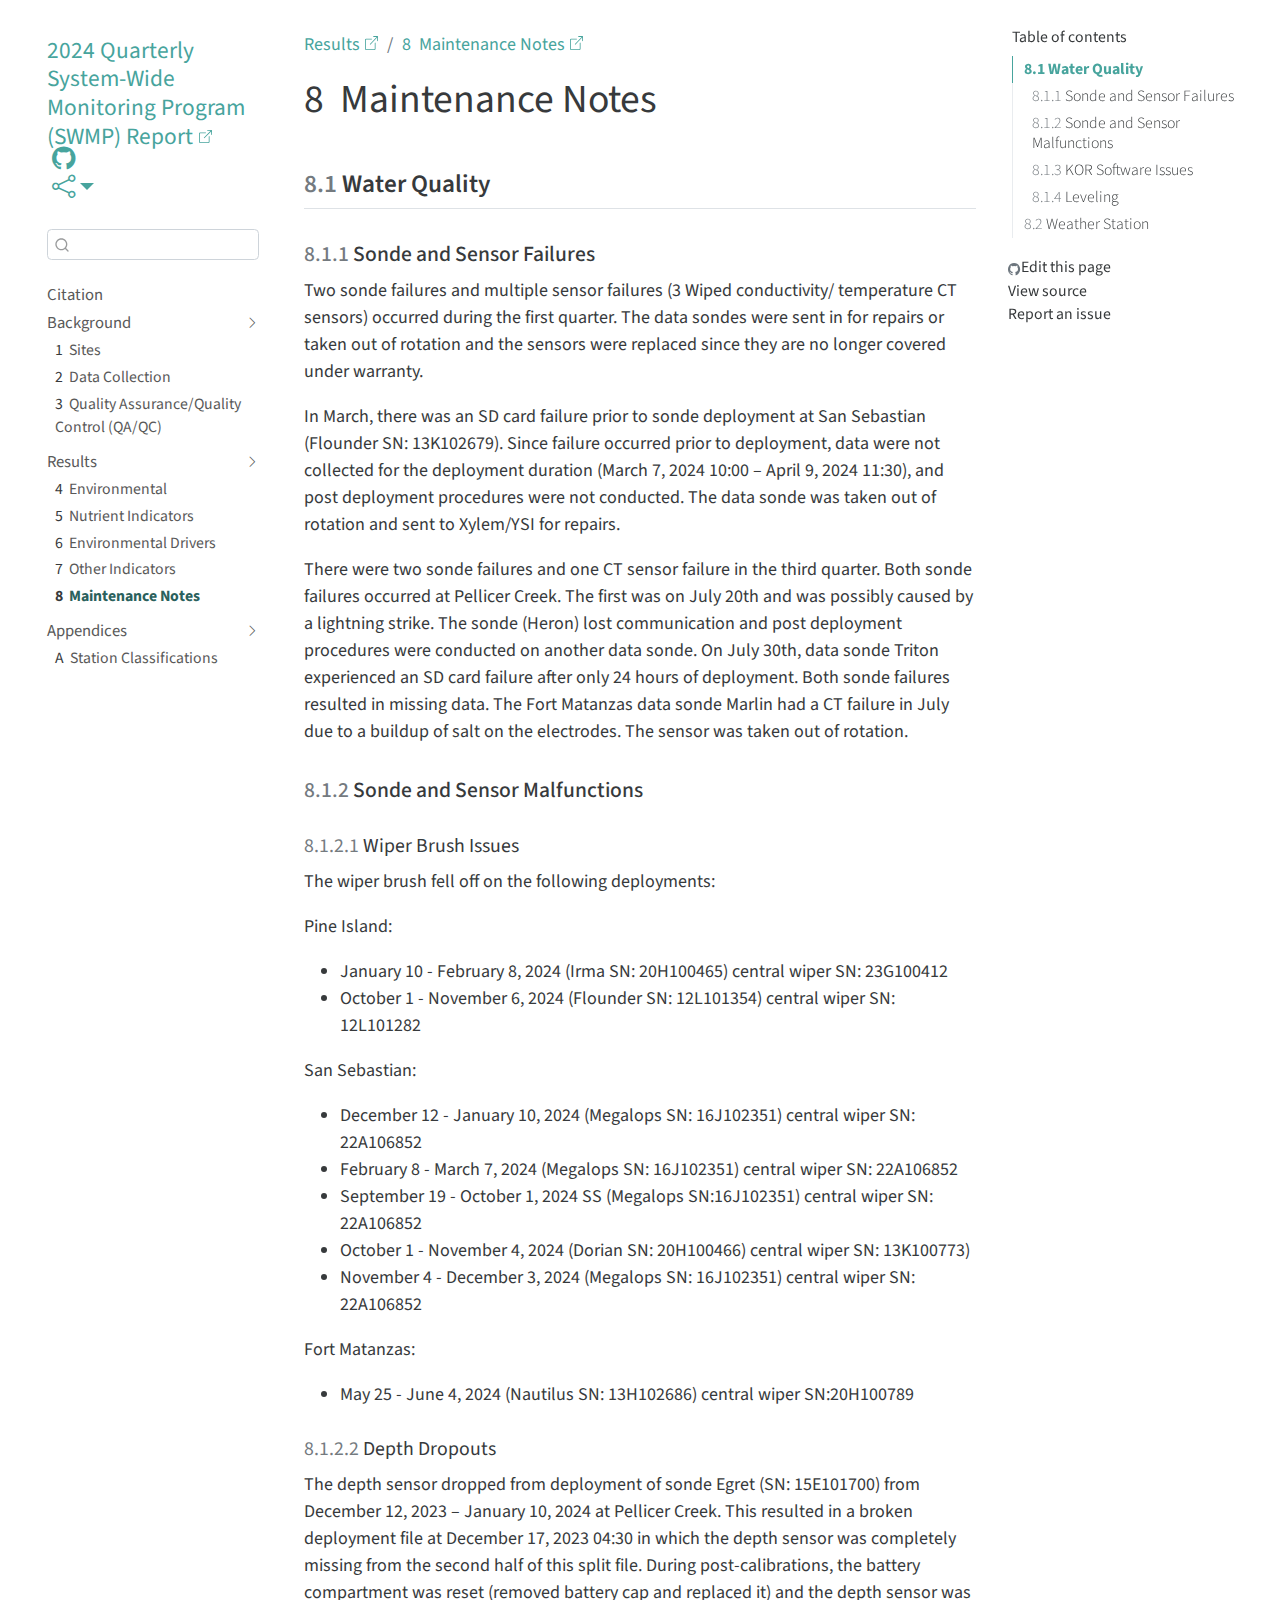
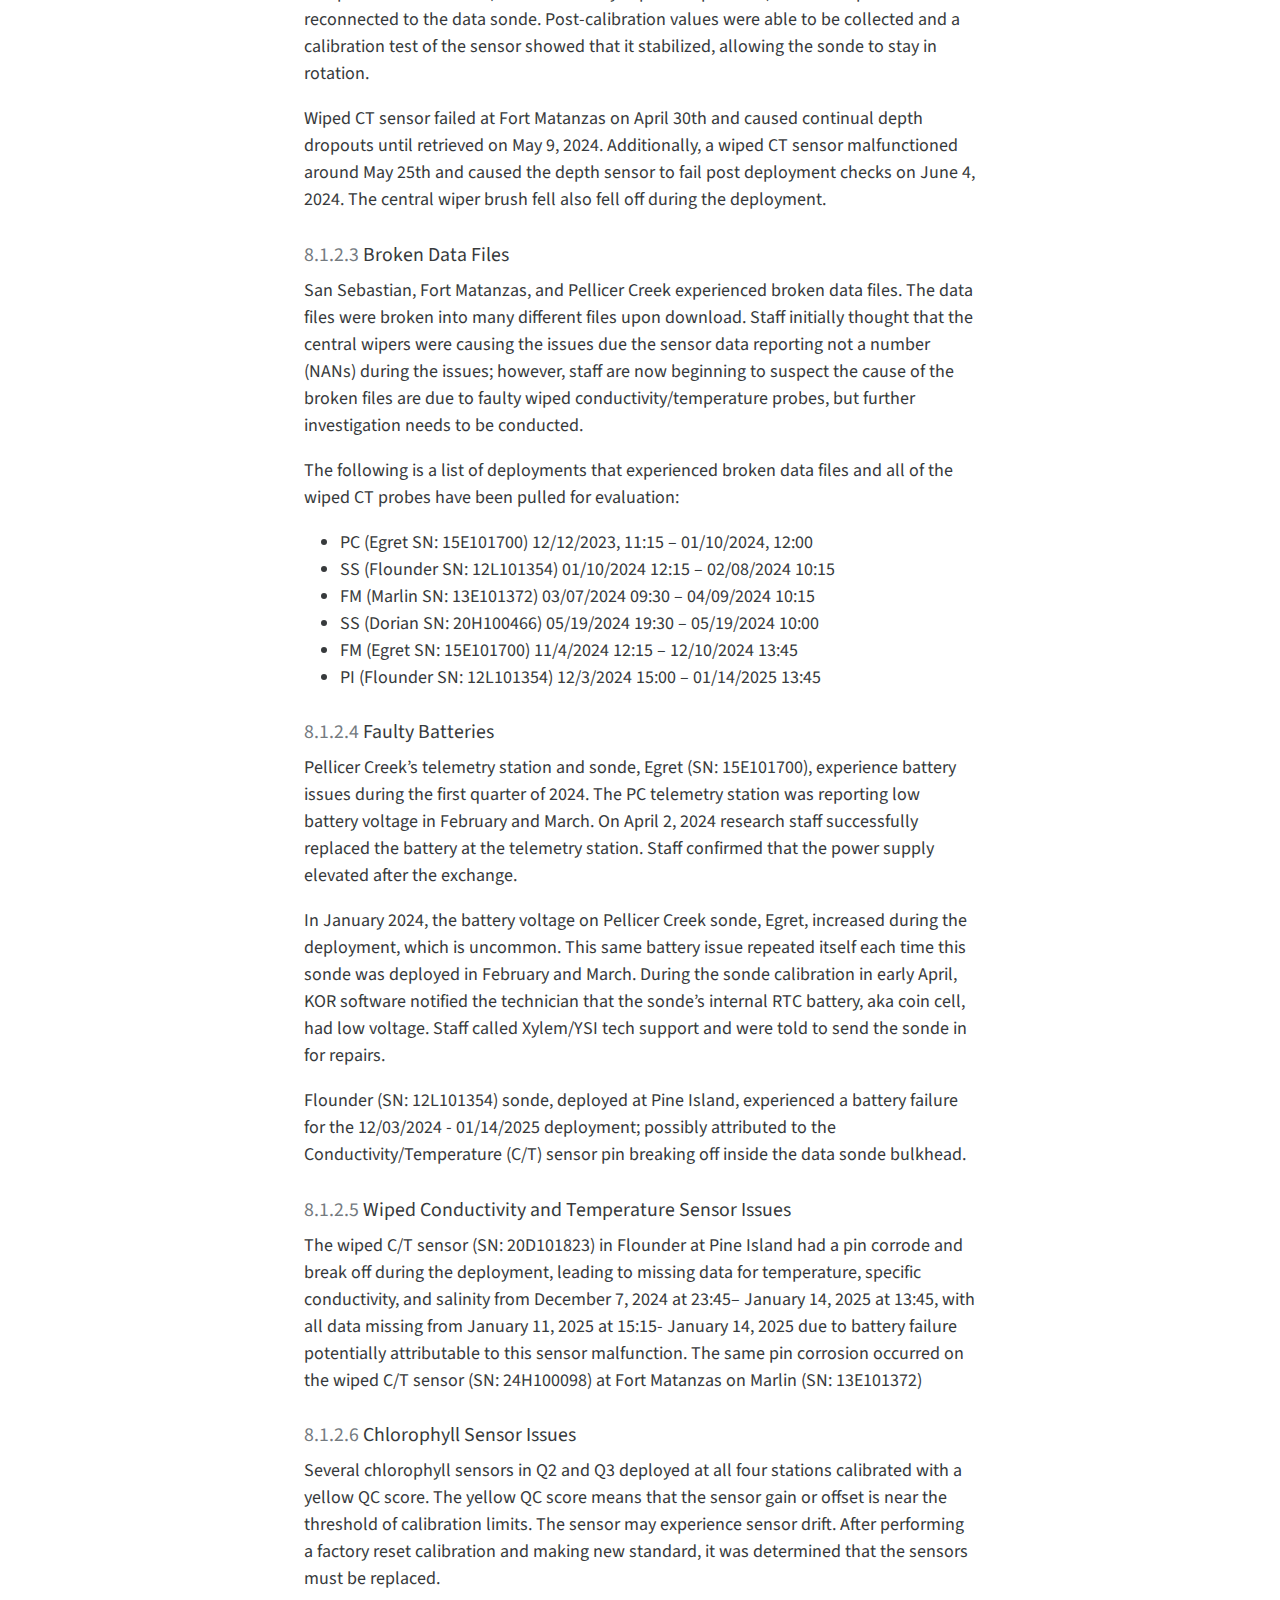
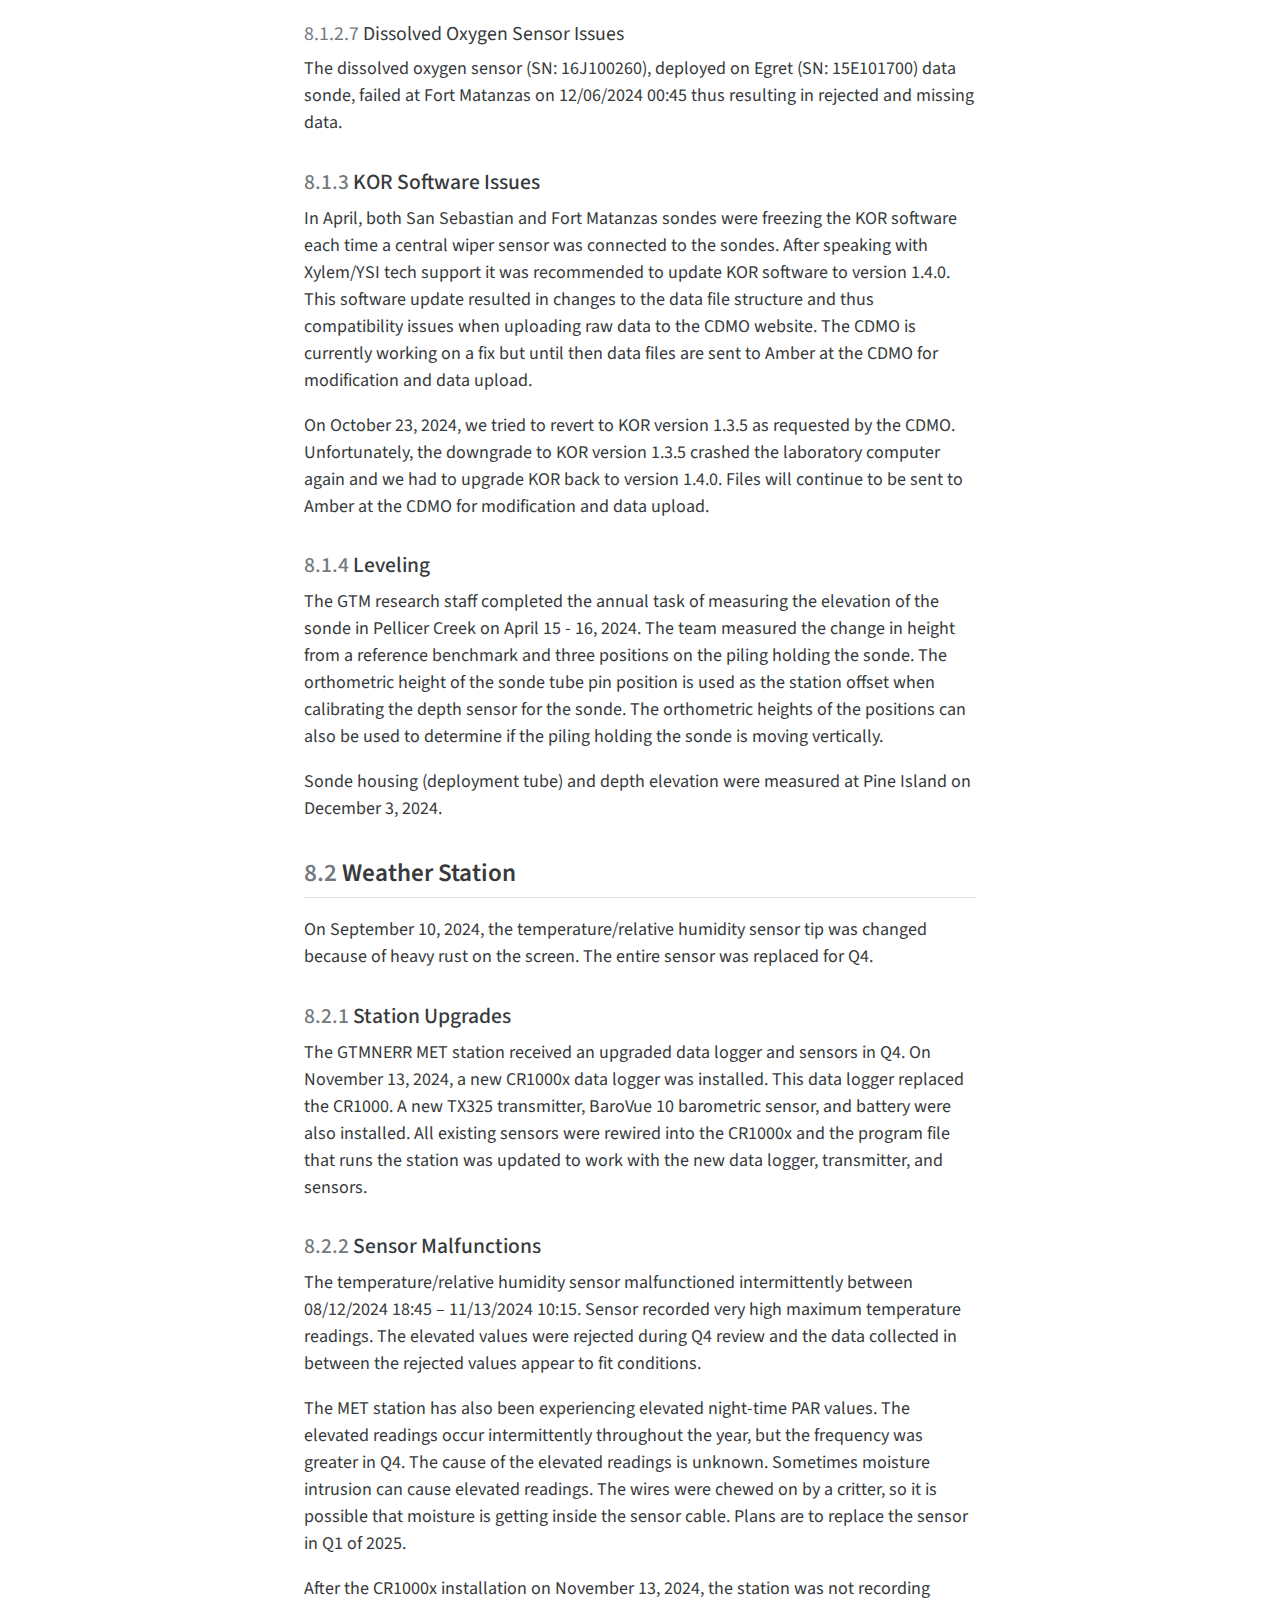
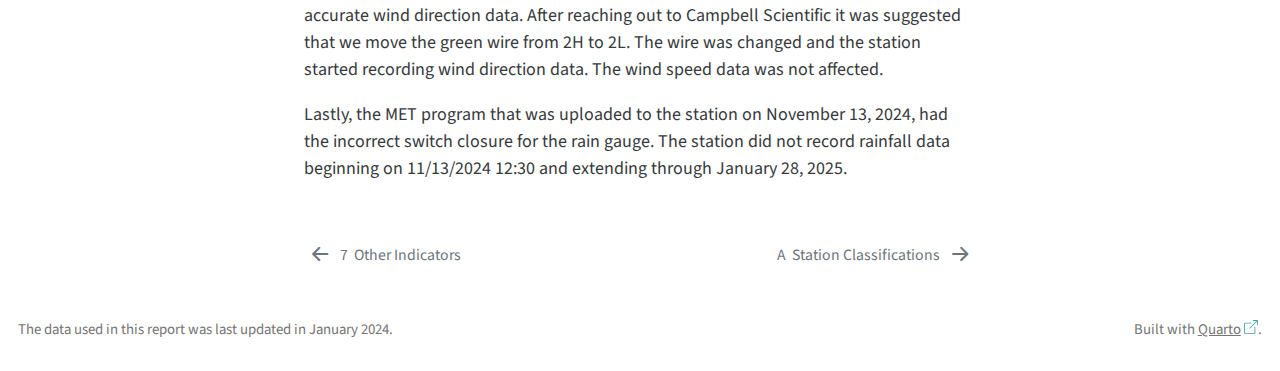
<file: docs/text/maintenance.html>
<!DOCTYPE html>
<html xmlns="http://www.w3.org/1999/xhtml" lang="en" xml:lang="en"><head>

<meta charset="utf-8">
<meta name="generator" content="quarto-1.5.57">

<meta name="viewport" content="width=device-width, initial-scale=1.0, user-scalable=yes">


<title>8&nbsp; Maintenance Notes – 2024 Quarterly System-Wide Monitoring Program (SWMP) Report</title>
<style>
code{white-space: pre-wrap;}
span.smallcaps{font-variant: small-caps;}
div.columns{display: flex; gap: min(4vw, 1.5em);}
div.column{flex: auto; overflow-x: auto;}
div.hanging-indent{margin-left: 1.5em; text-indent: -1.5em;}
ul.task-list{list-style: none;}
ul.task-list li input[type="checkbox"] {
  width: 0.8em;
  margin: 0 0.8em 0.2em -1em; /* quarto-specific, see https://github.com/quarto-dev/quarto-cli/issues/4556 */ 
  vertical-align: middle;
}
</style>


<script src="../site_libs/quarto-nav/quarto-nav.js"></script>
<script src="../site_libs/quarto-nav/headroom.min.js"></script>
<script src="../site_libs/clipboard/clipboard.min.js"></script>
<script src="../site_libs/quarto-search/autocomplete.umd.js"></script>
<script src="../site_libs/quarto-search/fuse.min.js"></script>
<script src="../site_libs/quarto-search/quarto-search.js"></script>
<meta name="quarto:offset" content="../">
<link href="../text/a1-cmecs.html" rel="next">
<link href="../text/misc-bac.html" rel="prev">
<link href="../images/friends-logo.png" rel="icon" type="image/png">
<script src="../site_libs/quarto-html/quarto.js"></script>
<script src="../site_libs/quarto-html/popper.min.js"></script>
<script src="../site_libs/quarto-html/tippy.umd.min.js"></script>
<script src="../site_libs/quarto-html/anchor.min.js"></script>
<link href="../site_libs/quarto-html/tippy.css" rel="stylesheet">
<link href="../site_libs/quarto-html/quarto-syntax-highlighting.css" rel="stylesheet" id="quarto-text-highlighting-styles">
<script src="../site_libs/bootstrap/bootstrap.min.js"></script>
<link href="../site_libs/bootstrap/bootstrap-icons.css" rel="stylesheet">
<link href="../site_libs/bootstrap/bootstrap.min.css" rel="stylesheet" id="quarto-bootstrap" data-mode="light">
<script id="quarto-search-options" type="application/json">{
  "location": "sidebar",
  "copy-button": false,
  "collapse-after": 3,
  "panel-placement": "start",
  "type": "textbox",
  "limit": 50,
  "keyboard-shortcut": [
    "f",
    "/",
    "s"
  ],
  "show-item-context": false,
  "language": {
    "search-no-results-text": "No results",
    "search-matching-documents-text": "matching documents",
    "search-copy-link-title": "Copy link to search",
    "search-hide-matches-text": "Hide additional matches",
    "search-more-match-text": "more match in this document",
    "search-more-matches-text": "more matches in this document",
    "search-clear-button-title": "Clear",
    "search-text-placeholder": "",
    "search-detached-cancel-button-title": "Cancel",
    "search-submit-button-title": "Submit",
    "search-label": "Search"
  }
}</script>


</head>

<body class="nav-sidebar floating">

<div id="quarto-search-results"></div>
  <header id="quarto-header" class="headroom fixed-top">
  <nav class="quarto-secondary-nav">
    <div class="container-fluid d-flex">
      <button type="button" class="quarto-btn-toggle btn" data-bs-toggle="collapse" role="button" data-bs-target=".quarto-sidebar-collapse-item" aria-controls="quarto-sidebar" aria-expanded="false" aria-label="Toggle sidebar navigation" onclick="if (window.quartoToggleHeadroom) { window.quartoToggleHeadroom(); }">
        <i class="bi bi-layout-text-sidebar-reverse"></i>
      </button>
        <nav class="quarto-page-breadcrumbs" aria-label="breadcrumb"><ol class="breadcrumb"><li class="breadcrumb-item"><a href="../text/results.html">Results</a></li><li class="breadcrumb-item"><a href="../text/maintenance.html"><span class="chapter-number">8</span>&nbsp; <span class="chapter-title">Maintenance Notes</span></a></li></ol></nav>
        <a class="flex-grow-1" role="navigation" data-bs-toggle="collapse" data-bs-target=".quarto-sidebar-collapse-item" aria-controls="quarto-sidebar" aria-expanded="false" aria-label="Toggle sidebar navigation" onclick="if (window.quartoToggleHeadroom) { window.quartoToggleHeadroom(); }">      
        </a>
      <button type="button" class="btn quarto-search-button" aria-label="Search" onclick="window.quartoOpenSearch();">
        <i class="bi bi-search"></i>
      </button>
    </div>
  </nav>
</header>
<!-- content -->
<div id="quarto-content" class="quarto-container page-columns page-rows-contents page-layout-article">
<!-- sidebar -->
  <nav id="quarto-sidebar" class="sidebar collapse collapse-horizontal quarto-sidebar-collapse-item sidebar-navigation floating overflow-auto">
    <div class="pt-lg-2 mt-2 text-left sidebar-header">
    <div class="sidebar-title mb-0 py-0">
      <a href="../">2024 Quarterly System-Wide Monitoring Program (SWMP) Report</a> 
        <div class="sidebar-tools-main">
    <a href="https://github.com/GTMNERR/swmp-quarter-report" title="Source Code" class="quarto-navigation-tool px-1" aria-label="Source Code"><i class="bi bi-github"></i></a>
    <div class="dropdown">
      <a href="" title="Share" id="quarto-navigation-tool-dropdown-0" class="quarto-navigation-tool dropdown-toggle px-1" data-bs-toggle="dropdown" aria-expanded="false" role="link" aria-label="Share"><i class="bi bi-share"></i></a>
      <ul class="dropdown-menu" aria-labelledby="quarto-navigation-tool-dropdown-0">
          <li>
            <a class="dropdown-item sidebar-tools-main-item" href="https://twitter.com/intent/tweet?url=|url|">
              <i class="bi bi-twitter pe-1"></i>
            Twitter
            </a>
          </li>
          <li>
            <a class="dropdown-item sidebar-tools-main-item" href="https://www.facebook.com/sharer/sharer.php?u=|url|">
              <i class="bi bi-facebook pe-1"></i>
            Facebook
            </a>
          </li>
      </ul>
    </div>
</div>
    </div>
      </div>
        <div class="mt-2 flex-shrink-0 align-items-center">
        <div class="sidebar-search">
        <div id="quarto-search" class="" title="Search"></div>
        </div>
        </div>
    <div class="sidebar-menu-container"> 
    <ul class="list-unstyled mt-1">
        <li class="sidebar-item">
  <div class="sidebar-item-container"> 
  <a href="../index.html" class="sidebar-item-text sidebar-link">
 <span class="menu-text">Citation</span></a>
  </div>
</li>
        <li class="sidebar-item sidebar-item-section">
      <div class="sidebar-item-container"> 
            <a href="../text/background.html" class="sidebar-item-text sidebar-link">
 <span class="menu-text">Background</span></a>
          <a class="sidebar-item-toggle text-start" data-bs-toggle="collapse" data-bs-target="#quarto-sidebar-section-1" role="navigation" aria-expanded="true" aria-label="Toggle section">
            <i class="bi bi-chevron-right ms-2"></i>
          </a> 
      </div>
      <ul id="quarto-sidebar-section-1" class="collapse list-unstyled sidebar-section depth1 show">  
          <li class="sidebar-item">
  <div class="sidebar-item-container"> 
  <a href="../text/sites.html" class="sidebar-item-text sidebar-link">
 <span class="menu-text"><span class="chapter-number">1</span>&nbsp; <span class="chapter-title">Sites</span></span></a>
  </div>
</li>
          <li class="sidebar-item">
  <div class="sidebar-item-container"> 
  <a href="../text/collection.html" class="sidebar-item-text sidebar-link">
 <span class="menu-text"><span class="chapter-number">2</span>&nbsp; <span class="chapter-title">Data Collection</span></span></a>
  </div>
</li>
          <li class="sidebar-item">
  <div class="sidebar-item-container"> 
  <a href="../text/qaqc.html" class="sidebar-item-text sidebar-link">
 <span class="menu-text"><span class="chapter-number">3</span>&nbsp; <span class="chapter-title">Quality Assurance/Quality Control (QA/QC)</span></span></a>
  </div>
</li>
      </ul>
  </li>
        <li class="sidebar-item sidebar-item-section">
      <div class="sidebar-item-container"> 
            <a href="../text/results.html" class="sidebar-item-text sidebar-link">
 <span class="menu-text">Results</span></a>
          <a class="sidebar-item-toggle text-start" data-bs-toggle="collapse" data-bs-target="#quarto-sidebar-section-2" role="navigation" aria-expanded="true" aria-label="Toggle section">
            <i class="bi bi-chevron-right ms-2"></i>
          </a> 
      </div>
      <ul id="quarto-sidebar-section-2" class="collapse list-unstyled sidebar-section depth1 show">  
          <li class="sidebar-item">
  <div class="sidebar-item-container"> 
  <a href="../text/environmental.html" class="sidebar-item-text sidebar-link">
 <span class="menu-text"><span class="chapter-number">4</span>&nbsp; <span class="chapter-title">Environmental</span></span></a>
  </div>
</li>
          <li class="sidebar-item">
  <div class="sidebar-item-container"> 
  <a href="../text/nut-indicators.html" class="sidebar-item-text sidebar-link">
 <span class="menu-text"><span class="chapter-number">5</span>&nbsp; <span class="chapter-title">Nutrient Indicators</span></span></a>
  </div>
</li>
          <li class="sidebar-item">
  <div class="sidebar-item-container"> 
  <a href="../text/environmental-drivers.html" class="sidebar-item-text sidebar-link">
 <span class="menu-text"><span class="chapter-number">6</span>&nbsp; <span class="chapter-title">Environmental Drivers</span></span></a>
  </div>
</li>
          <li class="sidebar-item">
  <div class="sidebar-item-container"> 
  <a href="../text/misc-bac.html" class="sidebar-item-text sidebar-link">
 <span class="menu-text"><span class="chapter-number">7</span>&nbsp; <span class="chapter-title">Other Indicators</span></span></a>
  </div>
</li>
          <li class="sidebar-item">
  <div class="sidebar-item-container"> 
  <a href="../text/maintenance.html" class="sidebar-item-text sidebar-link active">
 <span class="menu-text"><span class="chapter-number">8</span>&nbsp; <span class="chapter-title">Maintenance Notes</span></span></a>
  </div>
</li>
      </ul>
  </li>
        <li class="sidebar-item sidebar-item-section">
      <div class="sidebar-item-container"> 
            <a class="sidebar-item-text sidebar-link text-start" data-bs-toggle="collapse" data-bs-target="#quarto-sidebar-section-3" role="navigation" aria-expanded="true">
 <span class="menu-text">Appendices</span></a>
          <a class="sidebar-item-toggle text-start" data-bs-toggle="collapse" data-bs-target="#quarto-sidebar-section-3" role="navigation" aria-expanded="true" aria-label="Toggle section">
            <i class="bi bi-chevron-right ms-2"></i>
          </a> 
      </div>
      <ul id="quarto-sidebar-section-3" class="collapse list-unstyled sidebar-section depth1 show">  
          <li class="sidebar-item">
  <div class="sidebar-item-container"> 
  <a href="../text/a1-cmecs.html" class="sidebar-item-text sidebar-link">
 <span class="menu-text"><span class="chapter-number">A</span>&nbsp; <span class="chapter-title">Station Classifications</span></span></a>
  </div>
</li>
      </ul>
  </li>
    </ul>
    </div>
</nav>
<div id="quarto-sidebar-glass" class="quarto-sidebar-collapse-item" data-bs-toggle="collapse" data-bs-target=".quarto-sidebar-collapse-item"></div>
<!-- margin-sidebar -->
    <div id="quarto-margin-sidebar" class="sidebar margin-sidebar">
        <nav id="TOC" role="doc-toc" class="toc-active">
    <h2 id="toc-title">Table of contents</h2>
   
  <ul>
  <li><a href="#water-quality" id="toc-water-quality" class="nav-link active" data-scroll-target="#water-quality"><span class="header-section-number">8.1</span> Water Quality</a>
  <ul class="collapse">
  <li><a href="#sonde-and-sensor-failures" id="toc-sonde-and-sensor-failures" class="nav-link" data-scroll-target="#sonde-and-sensor-failures"><span class="header-section-number">8.1.1</span> Sonde and Sensor Failures</a></li>
  <li><a href="#sonde-and-sensor-malfunctions" id="toc-sonde-and-sensor-malfunctions" class="nav-link" data-scroll-target="#sonde-and-sensor-malfunctions"><span class="header-section-number">8.1.2</span> Sonde and Sensor Malfunctions</a></li>
  <li><a href="#kor-software-issues" id="toc-kor-software-issues" class="nav-link" data-scroll-target="#kor-software-issues"><span class="header-section-number">8.1.3</span> KOR Software Issues</a></li>
  <li><a href="#leveling" id="toc-leveling" class="nav-link" data-scroll-target="#leveling"><span class="header-section-number">8.1.4</span> Leveling</a></li>
  </ul></li>
  <li><a href="#weather-station" id="toc-weather-station" class="nav-link" data-scroll-target="#weather-station"><span class="header-section-number">8.2</span> Weather Station</a>
  <ul class="collapse">
  <li><a href="#station-upgrades" id="toc-station-upgrades" class="nav-link" data-scroll-target="#station-upgrades"><span class="header-section-number">8.2.1</span> Station Upgrades</a></li>
  <li><a href="#sensor-malfunctions" id="toc-sensor-malfunctions" class="nav-link" data-scroll-target="#sensor-malfunctions"><span class="header-section-number">8.2.2</span> Sensor Malfunctions</a></li>
  </ul></li>
  </ul>
<div class="toc-actions"><ul><li><a href="https://github.com/GTMNERR/swmp-quarter-report/edit/main/text/maintenance.qmd" class="toc-action"><i class="bi bi-github"></i>Edit this page</a></li><li><a href="https://github.com/GTMNERR/swmp-quarter-report/blob/main/text/maintenance.qmd" class="toc-action"><i class="bi empty"></i>View source</a></li><li><a href="https://github.com/GTMNERR/swmp-quarter-report/issues/new" class="toc-action"><i class="bi empty"></i>Report an issue</a></li></ul></div></nav>
    </div>
<!-- main -->
<main class="content" id="quarto-document-content">

<header id="title-block-header" class="quarto-title-block default"><nav class="quarto-page-breadcrumbs quarto-title-breadcrumbs d-none d-lg-block" aria-label="breadcrumb"><ol class="breadcrumb"><li class="breadcrumb-item"><a href="../text/results.html">Results</a></li><li class="breadcrumb-item"><a href="../text/maintenance.html"><span class="chapter-number">8</span>&nbsp; <span class="chapter-title">Maintenance Notes</span></a></li></ol></nav>
<div class="quarto-title">
<h1 class="title"><span class="chapter-number">8</span>&nbsp; <span class="chapter-title">Maintenance Notes</span></h1>
</div>



<div class="quarto-title-meta">

    
  
    
  </div>
  


</header>


<section id="water-quality" class="level2" data-number="8.1">
<h2 data-number="8.1" class="anchored" data-anchor-id="water-quality"><span class="header-section-number">8.1</span> Water Quality</h2>
<section id="sonde-and-sensor-failures" class="level3" data-number="8.1.1">
<h3 data-number="8.1.1" class="anchored" data-anchor-id="sonde-and-sensor-failures"><span class="header-section-number">8.1.1</span> Sonde and Sensor Failures</h3>
<p>Two sonde failures and multiple sensor failures (3 Wiped conductivity/ temperature CT sensors) occurred during the first quarter. The data sondes were sent in for repairs or taken out of rotation and the sensors were replaced since they are no longer covered under warranty.</p>
<p>In March, there was an SD card failure prior to sonde deployment at San Sebastian (Flounder SN: 13K102679). Since failure occurred prior to deployment, data were not collected for the deployment duration (March 7, 2024 10:00 – April 9, 2024 11:30), and post deployment procedures were not conducted. The data sonde was taken out of rotation and sent to Xylem/YSI for repairs.</p>
<p>There were two sonde failures and one CT sensor failure in the third quarter. Both sonde failures occurred at Pellicer Creek. The first was on July 20th and was possibly caused by a lightning strike. The sonde (Heron) lost communication and post deployment procedures were conducted on another data sonde. On July 30th, data sonde Triton experienced an SD card failure after only 24 hours of deployment. Both sonde failures resulted in missing data. The Fort Matanzas data sonde Marlin had a CT failure in July due to a buildup of salt on the electrodes. The sensor was taken out of rotation.</p>
</section>
<section id="sonde-and-sensor-malfunctions" class="level3" data-number="8.1.2">
<h3 data-number="8.1.2" class="anchored" data-anchor-id="sonde-and-sensor-malfunctions"><span class="header-section-number">8.1.2</span> Sonde and Sensor Malfunctions</h3>
<section id="wiper-brush-issues" class="level4" data-number="8.1.2.1">
<h4 data-number="8.1.2.1" class="anchored" data-anchor-id="wiper-brush-issues"><span class="header-section-number">8.1.2.1</span> Wiper Brush Issues</h4>
<p>The wiper brush fell off on the following deployments:</p>
<p>Pine Island:</p>
<ul>
<li>January 10 - February 8, 2024 (Irma SN: 20H100465) central wiper SN: 23G100412</li>
<li>October 1 - November 6, 2024 (Flounder SN: 12L101354) central wiper SN: 12L101282</li>
</ul>
<p>San Sebastian:</p>
<ul>
<li>December 12 - January 10, 2024 (Megalops SN: 16J102351) central wiper SN: 22A106852</li>
<li>February 8 - March 7, 2024 (Megalops SN: 16J102351) central wiper SN: 22A106852</li>
<li>September 19 - October 1, 2024 SS (Megalops SN:16J102351) central wiper SN: 22A106852</li>
<li>October 1 - November 4, 2024 (Dorian SN: 20H100466) central wiper SN: 13K100773)</li>
<li>November 4 - December 3, 2024 (Megalops SN: 16J102351) central wiper SN: 22A106852</li>
</ul>
<p>Fort Matanzas:</p>
<ul>
<li>May 25 - June 4, 2024 (Nautilus SN: 13H102686) central wiper SN:20H100789</li>
</ul>
</section>
<section id="depth-dropouts" class="level4" data-number="8.1.2.2">
<h4 data-number="8.1.2.2" class="anchored" data-anchor-id="depth-dropouts"><span class="header-section-number">8.1.2.2</span> Depth Dropouts</h4>
<p>The depth sensor dropped from deployment of sonde Egret (SN: 15E101700) from December 12, 2023 – January 10, 2024 at Pellicer Creek. This resulted in a broken deployment file at December 17, 2023 04:30 in which the depth sensor was completely missing from the second half of this split file. During post-calibrations, the battery compartment was reset (removed battery cap and replaced it) and the depth sensor was reconnected to the data sonde. Post-calibration values were able to be collected and a calibration test of the sensor showed that it stabilized, allowing the sonde to stay in rotation.</p>
<p>Wiped CT sensor failed at Fort Matanzas on April 30th and caused continual depth dropouts until retrieved on May 9, 2024. Additionally, a wiped CT sensor malfunctioned around May 25th and caused the depth sensor to fail post deployment checks on June 4, 2024. The central wiper brush fell also fell off during the deployment.</p>
</section>
<section id="broken-data-files" class="level4" data-number="8.1.2.3">
<h4 data-number="8.1.2.3" class="anchored" data-anchor-id="broken-data-files"><span class="header-section-number">8.1.2.3</span> Broken Data Files</h4>
<p>San Sebastian, Fort Matanzas, and Pellicer Creek experienced broken data files. The data files were broken into many different files upon download. Staff initially thought that the central wipers were causing the issues due the sensor data reporting not a number (NANs) during the issues; however, staff are now beginning to suspect the cause of the broken files are due to faulty wiped conductivity/temperature probes, but further investigation needs to be conducted.</p>
<p>The following is a list of deployments that experienced broken data files and all of the wiped CT probes have been pulled for evaluation:</p>
<ul>
<li>PC (Egret SN: 15E101700) 12/12/2023, 11:15 – 01/10/2024, 12:00</li>
<li>SS (Flounder SN: 12L101354) 01/10/2024 12:15 – 02/08/2024 10:15</li>
<li>FM (Marlin SN: 13E101372) 03/07/2024 09:30 – 04/09/2024 10:15</li>
<li>SS (Dorian SN: 20H100466) 05/19/2024 19:30 – 05/19/2024 10:00</li>
<li>FM (Egret SN: 15E101700) 11/4/2024 12:15 – 12/10/2024 13:45</li>
<li>PI (Flounder SN: 12L101354) 12/3/2024 15:00 – 01/14/2025 13:45</li>
</ul>
</section>
<section id="faulty-batteries" class="level4" data-number="8.1.2.4">
<h4 data-number="8.1.2.4" class="anchored" data-anchor-id="faulty-batteries"><span class="header-section-number">8.1.2.4</span> Faulty Batteries</h4>
<p>Pellicer Creek’s telemetry station and sonde, Egret (SN: 15E101700), experience battery issues during the first quarter of 2024. The PC telemetry station was reporting low battery voltage in February and March. On April 2, 2024 research staff successfully replaced the battery at the telemetry station. Staff confirmed that the power supply elevated after the exchange.</p>
<p>In January 2024, the battery voltage on Pellicer Creek sonde, Egret, increased during the deployment, which is uncommon. This same battery issue repeated itself each time this sonde was deployed in February and March. During the sonde calibration in early April, KOR software notified the technician that the sonde’s internal RTC battery, aka coin cell, had low voltage. Staff called Xylem/YSI tech support and were told to send the sonde in for repairs.</p>
<p>Flounder (SN: 12L101354) sonde, deployed at Pine Island, experienced a battery failure for the 12/03/2024 - 01/14/2025 deployment; possibly attributed to the Conductivity/Temperature (C/T) sensor pin breaking off inside the data sonde bulkhead.</p>
</section>
<section id="wiped-conductivity-and-temperature-sensor-issues" class="level4" data-number="8.1.2.5">
<h4 data-number="8.1.2.5" class="anchored" data-anchor-id="wiped-conductivity-and-temperature-sensor-issues"><span class="header-section-number">8.1.2.5</span> Wiped Conductivity and Temperature Sensor Issues</h4>
<p>The wiped C/T sensor (SN: 20D101823) in Flounder at Pine Island had a pin corrode and break off during the deployment, leading to missing data for temperature, specific conductivity, and salinity from December 7, 2024 at 23:45– January 14, 2025 at 13:45, with all data missing from January 11, 2025 at 15:15- January 14, 2025 due to battery failure potentially attributable to this sensor malfunction. The same pin corrosion occurred on the wiped C/T sensor (SN: 24H100098) at Fort Matanzas on Marlin (SN: 13E101372)</p>
</section>
<section id="chlorophyll-sensor-issues" class="level4" data-number="8.1.2.6">
<h4 data-number="8.1.2.6" class="anchored" data-anchor-id="chlorophyll-sensor-issues"><span class="header-section-number">8.1.2.6</span> Chlorophyll Sensor Issues</h4>
<p>Several chlorophyll sensors in Q2 and Q3 deployed at all four stations calibrated with a yellow QC score. The yellow QC score means that the sensor gain or offset is near the threshold of calibration limits. The sensor may experience sensor drift. After performing a factory reset calibration and making new standard, it was determined that the sensors must be replaced.</p>
</section>
<section id="dissolved-oxygen-sensor-issues" class="level4" data-number="8.1.2.7">
<h4 data-number="8.1.2.7" class="anchored" data-anchor-id="dissolved-oxygen-sensor-issues"><span class="header-section-number">8.1.2.7</span> Dissolved Oxygen Sensor Issues</h4>
<p>The dissolved oxygen sensor (SN: 16J100260), deployed on Egret (SN: 15E101700) data sonde, failed at Fort Matanzas on 12/06/2024 00:45 thus resulting in rejected and missing data.</p>
</section>
</section>
<section id="kor-software-issues" class="level3" data-number="8.1.3">
<h3 data-number="8.1.3" class="anchored" data-anchor-id="kor-software-issues"><span class="header-section-number">8.1.3</span> KOR Software Issues</h3>
<p>In April, both San Sebastian and Fort Matanzas sondes were freezing the KOR software each time a central wiper sensor was connected to the sondes. After speaking with Xylem/YSI tech support it was recommended to update KOR software to version 1.4.0. This software update resulted in changes to the data file structure and thus compatibility issues when uploading raw data to the CDMO website. The CDMO is currently working on a fix but until then data files are sent to Amber at the CDMO for modification and data upload.</p>
<p>On October 23, 2024, we tried to revert to KOR version 1.3.5 as requested by the CDMO. Unfortunately, the downgrade to KOR version 1.3.5 crashed the laboratory computer again and we had to upgrade KOR back to version 1.4.0. Files will continue to be sent to Amber at the CDMO for modification and data upload.</p>
</section>
<section id="leveling" class="level3" data-number="8.1.4">
<h3 data-number="8.1.4" class="anchored" data-anchor-id="leveling"><span class="header-section-number">8.1.4</span> Leveling</h3>
<p>The GTM research staff completed the annual task of measuring the elevation of the sonde in Pellicer Creek on April 15 - 16, 2024. The team measured the change in height from a reference benchmark and three positions on the piling holding the sonde. The orthometric height of the sonde tube pin position is used as the station offset when calibrating the depth sensor for the sonde. The orthometric heights of the positions can also be used to determine if the piling holding the sonde is moving vertically.</p>
<p>Sonde housing (deployment tube) and depth elevation were measured at Pine Island on December 3, 2024.</p>
</section>
</section>
<section id="weather-station" class="level2" data-number="8.2">
<h2 data-number="8.2" class="anchored" data-anchor-id="weather-station"><span class="header-section-number">8.2</span> Weather Station</h2>
<p>On September 10, 2024, the temperature/relative humidity sensor tip was changed because of heavy rust on the screen. The entire sensor was replaced for Q4.</p>
<section id="station-upgrades" class="level3" data-number="8.2.1">
<h3 data-number="8.2.1" class="anchored" data-anchor-id="station-upgrades"><span class="header-section-number">8.2.1</span> Station Upgrades</h3>
<p>The GTMNERR MET station received an upgraded data logger and sensors in Q4. On November 13, 2024, a new CR1000x data logger was installed. This data logger replaced the CR1000. A new TX325 transmitter, BaroVue 10 barometric sensor, and battery were also installed. All existing sensors were rewired into the CR1000x and the program file that runs the station was updated to work with the new data logger, transmitter, and sensors.</p>
</section>
<section id="sensor-malfunctions" class="level3" data-number="8.2.2">
<h3 data-number="8.2.2" class="anchored" data-anchor-id="sensor-malfunctions"><span class="header-section-number">8.2.2</span> Sensor Malfunctions</h3>
<p>The temperature/relative humidity sensor malfunctioned intermittently between 08/12/2024 18:45 – 11/13/2024 10:15. Sensor recorded very high maximum temperature readings. The elevated values were rejected during Q4 review and the data collected in between the rejected values appear to fit conditions.</p>
<p>The MET station has also been experiencing elevated night-time PAR values. The elevated readings occur intermittently throughout the year, but the frequency was greater in Q4. The cause of the elevated readings is unknown. Sometimes moisture intrusion can cause elevated readings. The wires were chewed on by a critter, so it is possible that moisture is getting inside the sensor cable. Plans are to replace the sensor in Q1 of 2025.</p>
<p>After the CR1000x installation on November 13, 2024, the station was not recording accurate wind direction data. After reaching out to Campbell Scientific it was suggested that we move the green wire from 2H to 2L. The wire was changed and the station started recording wind direction data. The wind speed data was not affected.</p>
<p>Lastly, the MET program that was uploaded to the station on November 13, 2024, had the incorrect switch closure for the rain gauge. The station did not record rainfall data beginning on 11/13/2024 12:30 and extending through January 28, 2025.</p>


</section>
</section>

</main> <!-- /main -->
<script id="quarto-html-after-body" type="application/javascript">
window.document.addEventListener("DOMContentLoaded", function (event) {
  const toggleBodyColorMode = (bsSheetEl) => {
    const mode = bsSheetEl.getAttribute("data-mode");
    const bodyEl = window.document.querySelector("body");
    if (mode === "dark") {
      bodyEl.classList.add("quarto-dark");
      bodyEl.classList.remove("quarto-light");
    } else {
      bodyEl.classList.add("quarto-light");
      bodyEl.classList.remove("quarto-dark");
    }
  }
  const toggleBodyColorPrimary = () => {
    const bsSheetEl = window.document.querySelector("link#quarto-bootstrap");
    if (bsSheetEl) {
      toggleBodyColorMode(bsSheetEl);
    }
  }
  toggleBodyColorPrimary();  
  const icon = "";
  const anchorJS = new window.AnchorJS();
  anchorJS.options = {
    placement: 'right',
    icon: icon
  };
  anchorJS.add('.anchored');
  const isCodeAnnotation = (el) => {
    for (const clz of el.classList) {
      if (clz.startsWith('code-annotation-')) {                     
        return true;
      }
    }
    return false;
  }
  const onCopySuccess = function(e) {
    // button target
    const button = e.trigger;
    // don't keep focus
    button.blur();
    // flash "checked"
    button.classList.add('code-copy-button-checked');
    var currentTitle = button.getAttribute("title");
    button.setAttribute("title", "Copied!");
    let tooltip;
    if (window.bootstrap) {
      button.setAttribute("data-bs-toggle", "tooltip");
      button.setAttribute("data-bs-placement", "left");
      button.setAttribute("data-bs-title", "Copied!");
      tooltip = new bootstrap.Tooltip(button, 
        { trigger: "manual", 
          customClass: "code-copy-button-tooltip",
          offset: [0, -8]});
      tooltip.show();    
    }
    setTimeout(function() {
      if (tooltip) {
        tooltip.hide();
        button.removeAttribute("data-bs-title");
        button.removeAttribute("data-bs-toggle");
        button.removeAttribute("data-bs-placement");
      }
      button.setAttribute("title", currentTitle);
      button.classList.remove('code-copy-button-checked');
    }, 1000);
    // clear code selection
    e.clearSelection();
  }
  const getTextToCopy = function(trigger) {
      const codeEl = trigger.previousElementSibling.cloneNode(true);
      for (const childEl of codeEl.children) {
        if (isCodeAnnotation(childEl)) {
          childEl.remove();
        }
      }
      return codeEl.innerText;
  }
  const clipboard = new window.ClipboardJS('.code-copy-button:not([data-in-quarto-modal])', {
    text: getTextToCopy
  });
  clipboard.on('success', onCopySuccess);
  if (window.document.getElementById('quarto-embedded-source-code-modal')) {
    // For code content inside modals, clipBoardJS needs to be initialized with a container option
    // TODO: Check when it could be a function (https://github.com/zenorocha/clipboard.js/issues/860)
    const clipboardModal = new window.ClipboardJS('.code-copy-button[data-in-quarto-modal]', {
      text: getTextToCopy,
      container: window.document.getElementById('quarto-embedded-source-code-modal')
    });
    clipboardModal.on('success', onCopySuccess);
  }
    var localhostRegex = new RegExp(/^(?:http|https):\/\/localhost\:?[0-9]*\//);
    var mailtoRegex = new RegExp(/^mailto:/);
      var filterRegex = new RegExp("https:\/\/GTMNERR\.github\.io\/swmp-quarter-report");
    var isInternal = (href) => {
        return filterRegex.test(href) || localhostRegex.test(href) || mailtoRegex.test(href);
    }
    // Inspect non-navigation links and adorn them if external
 	var links = window.document.querySelectorAll('a[href]:not(.nav-link):not(.navbar-brand):not(.toc-action):not(.sidebar-link):not(.sidebar-item-toggle):not(.pagination-link):not(.no-external):not([aria-hidden]):not(.dropdown-item):not(.quarto-navigation-tool):not(.about-link)');
    for (var i=0; i<links.length; i++) {
      const link = links[i];
      if (!isInternal(link.href)) {
        // undo the damage that might have been done by quarto-nav.js in the case of
        // links that we want to consider external
        if (link.dataset.originalHref !== undefined) {
          link.href = link.dataset.originalHref;
        }
          // target, if specified
          link.setAttribute("target", "_blank");
          if (link.getAttribute("rel") === null) {
            link.setAttribute("rel", "noopener");
          }
          // default icon
          link.classList.add("external");
      }
    }
  function tippyHover(el, contentFn, onTriggerFn, onUntriggerFn) {
    const config = {
      allowHTML: true,
      maxWidth: 500,
      delay: 100,
      arrow: false,
      appendTo: function(el) {
          return el.parentElement;
      },
      interactive: true,
      interactiveBorder: 10,
      theme: 'quarto',
      placement: 'bottom-start',
    };
    if (contentFn) {
      config.content = contentFn;
    }
    if (onTriggerFn) {
      config.onTrigger = onTriggerFn;
    }
    if (onUntriggerFn) {
      config.onUntrigger = onUntriggerFn;
    }
    window.tippy(el, config); 
  }
  const noterefs = window.document.querySelectorAll('a[role="doc-noteref"]');
  for (var i=0; i<noterefs.length; i++) {
    const ref = noterefs[i];
    tippyHover(ref, function() {
      // use id or data attribute instead here
      let href = ref.getAttribute('data-footnote-href') || ref.getAttribute('href');
      try { href = new URL(href).hash; } catch {}
      const id = href.replace(/^#\/?/, "");
      const note = window.document.getElementById(id);
      if (note) {
        return note.innerHTML;
      } else {
        return "";
      }
    });
  }
  const xrefs = window.document.querySelectorAll('a.quarto-xref');
  const processXRef = (id, note) => {
    // Strip column container classes
    const stripColumnClz = (el) => {
      el.classList.remove("page-full", "page-columns");
      if (el.children) {
        for (const child of el.children) {
          stripColumnClz(child);
        }
      }
    }
    stripColumnClz(note)
    if (id === null || id.startsWith('sec-')) {
      // Special case sections, only their first couple elements
      const container = document.createElement("div");
      if (note.children && note.children.length > 2) {
        container.appendChild(note.children[0].cloneNode(true));
        for (let i = 1; i < note.children.length; i++) {
          const child = note.children[i];
          if (child.tagName === "P" && child.innerText === "") {
            continue;
          } else {
            container.appendChild(child.cloneNode(true));
            break;
          }
        }
        if (window.Quarto?.typesetMath) {
          window.Quarto.typesetMath(container);
        }
        return container.innerHTML
      } else {
        if (window.Quarto?.typesetMath) {
          window.Quarto.typesetMath(note);
        }
        return note.innerHTML;
      }
    } else {
      // Remove any anchor links if they are present
      const anchorLink = note.querySelector('a.anchorjs-link');
      if (anchorLink) {
        anchorLink.remove();
      }
      if (window.Quarto?.typesetMath) {
        window.Quarto.typesetMath(note);
      }
      // TODO in 1.5, we should make sure this works without a callout special case
      if (note.classList.contains("callout")) {
        return note.outerHTML;
      } else {
        return note.innerHTML;
      }
    }
  }
  for (var i=0; i<xrefs.length; i++) {
    const xref = xrefs[i];
    tippyHover(xref, undefined, function(instance) {
      instance.disable();
      let url = xref.getAttribute('href');
      let hash = undefined; 
      if (url.startsWith('#')) {
        hash = url;
      } else {
        try { hash = new URL(url).hash; } catch {}
      }
      if (hash) {
        const id = hash.replace(/^#\/?/, "");
        const note = window.document.getElementById(id);
        if (note !== null) {
          try {
            const html = processXRef(id, note.cloneNode(true));
            instance.setContent(html);
          } finally {
            instance.enable();
            instance.show();
          }
        } else {
          // See if we can fetch this
          fetch(url.split('#')[0])
          .then(res => res.text())
          .then(html => {
            const parser = new DOMParser();
            const htmlDoc = parser.parseFromString(html, "text/html");
            const note = htmlDoc.getElementById(id);
            if (note !== null) {
              const html = processXRef(id, note);
              instance.setContent(html);
            } 
          }).finally(() => {
            instance.enable();
            instance.show();
          });
        }
      } else {
        // See if we can fetch a full url (with no hash to target)
        // This is a special case and we should probably do some content thinning / targeting
        fetch(url)
        .then(res => res.text())
        .then(html => {
          const parser = new DOMParser();
          const htmlDoc = parser.parseFromString(html, "text/html");
          const note = htmlDoc.querySelector('main.content');
          if (note !== null) {
            // This should only happen for chapter cross references
            // (since there is no id in the URL)
            // remove the first header
            if (note.children.length > 0 && note.children[0].tagName === "HEADER") {
              note.children[0].remove();
            }
            const html = processXRef(null, note);
            instance.setContent(html);
          } 
        }).finally(() => {
          instance.enable();
          instance.show();
        });
      }
    }, function(instance) {
    });
  }
      let selectedAnnoteEl;
      const selectorForAnnotation = ( cell, annotation) => {
        let cellAttr = 'data-code-cell="' + cell + '"';
        let lineAttr = 'data-code-annotation="' +  annotation + '"';
        const selector = 'span[' + cellAttr + '][' + lineAttr + ']';
        return selector;
      }
      const selectCodeLines = (annoteEl) => {
        const doc = window.document;
        const targetCell = annoteEl.getAttribute("data-target-cell");
        const targetAnnotation = annoteEl.getAttribute("data-target-annotation");
        const annoteSpan = window.document.querySelector(selectorForAnnotation(targetCell, targetAnnotation));
        const lines = annoteSpan.getAttribute("data-code-lines").split(",");
        const lineIds = lines.map((line) => {
          return targetCell + "-" + line;
        })
        let top = null;
        let height = null;
        let parent = null;
        if (lineIds.length > 0) {
            //compute the position of the single el (top and bottom and make a div)
            const el = window.document.getElementById(lineIds[0]);
            top = el.offsetTop;
            height = el.offsetHeight;
            parent = el.parentElement.parentElement;
          if (lineIds.length > 1) {
            const lastEl = window.document.getElementById(lineIds[lineIds.length - 1]);
            const bottom = lastEl.offsetTop + lastEl.offsetHeight;
            height = bottom - top;
          }
          if (top !== null && height !== null && parent !== null) {
            // cook up a div (if necessary) and position it 
            let div = window.document.getElementById("code-annotation-line-highlight");
            if (div === null) {
              div = window.document.createElement("div");
              div.setAttribute("id", "code-annotation-line-highlight");
              div.style.position = 'absolute';
              parent.appendChild(div);
            }
            div.style.top = top - 2 + "px";
            div.style.height = height + 4 + "px";
            div.style.left = 0;
            let gutterDiv = window.document.getElementById("code-annotation-line-highlight-gutter");
            if (gutterDiv === null) {
              gutterDiv = window.document.createElement("div");
              gutterDiv.setAttribute("id", "code-annotation-line-highlight-gutter");
              gutterDiv.style.position = 'absolute';
              const codeCell = window.document.getElementById(targetCell);
              const gutter = codeCell.querySelector('.code-annotation-gutter');
              gutter.appendChild(gutterDiv);
            }
            gutterDiv.style.top = top - 2 + "px";
            gutterDiv.style.height = height + 4 + "px";
          }
          selectedAnnoteEl = annoteEl;
        }
      };
      const unselectCodeLines = () => {
        const elementsIds = ["code-annotation-line-highlight", "code-annotation-line-highlight-gutter"];
        elementsIds.forEach((elId) => {
          const div = window.document.getElementById(elId);
          if (div) {
            div.remove();
          }
        });
        selectedAnnoteEl = undefined;
      };
        // Handle positioning of the toggle
    window.addEventListener(
      "resize",
      throttle(() => {
        elRect = undefined;
        if (selectedAnnoteEl) {
          selectCodeLines(selectedAnnoteEl);
        }
      }, 10)
    );
    function throttle(fn, ms) {
    let throttle = false;
    let timer;
      return (...args) => {
        if(!throttle) { // first call gets through
            fn.apply(this, args);
            throttle = true;
        } else { // all the others get throttled
            if(timer) clearTimeout(timer); // cancel #2
            timer = setTimeout(() => {
              fn.apply(this, args);
              timer = throttle = false;
            }, ms);
        }
      };
    }
      // Attach click handler to the DT
      const annoteDls = window.document.querySelectorAll('dt[data-target-cell]');
      for (const annoteDlNode of annoteDls) {
        annoteDlNode.addEventListener('click', (event) => {
          const clickedEl = event.target;
          if (clickedEl !== selectedAnnoteEl) {
            unselectCodeLines();
            const activeEl = window.document.querySelector('dt[data-target-cell].code-annotation-active');
            if (activeEl) {
              activeEl.classList.remove('code-annotation-active');
            }
            selectCodeLines(clickedEl);
            clickedEl.classList.add('code-annotation-active');
          } else {
            // Unselect the line
            unselectCodeLines();
            clickedEl.classList.remove('code-annotation-active');
          }
        });
      }
  const findCites = (el) => {
    const parentEl = el.parentElement;
    if (parentEl) {
      const cites = parentEl.dataset.cites;
      if (cites) {
        return {
          el,
          cites: cites.split(' ')
        };
      } else {
        return findCites(el.parentElement)
      }
    } else {
      return undefined;
    }
  };
  var bibliorefs = window.document.querySelectorAll('a[role="doc-biblioref"]');
  for (var i=0; i<bibliorefs.length; i++) {
    const ref = bibliorefs[i];
    const citeInfo = findCites(ref);
    if (citeInfo) {
      tippyHover(citeInfo.el, function() {
        var popup = window.document.createElement('div');
        citeInfo.cites.forEach(function(cite) {
          var citeDiv = window.document.createElement('div');
          citeDiv.classList.add('hanging-indent');
          citeDiv.classList.add('csl-entry');
          var biblioDiv = window.document.getElementById('ref-' + cite);
          if (biblioDiv) {
            citeDiv.innerHTML = biblioDiv.innerHTML;
          }
          popup.appendChild(citeDiv);
        });
        return popup.innerHTML;
      });
    }
  }
});
</script>
<nav class="page-navigation">
  <div class="nav-page nav-page-previous">
      <a href="../text/misc-bac.html" class="pagination-link" aria-label="Other Indicators">
        <i class="bi bi-arrow-left-short"></i> <span class="nav-page-text"><span class="chapter-number">7</span>&nbsp; <span class="chapter-title">Other Indicators</span></span>
      </a>          
  </div>
  <div class="nav-page nav-page-next">
      <a href="../text/a1-cmecs.html" class="pagination-link" aria-label="Station Classifications">
        <span class="nav-page-text"><span class="chapter-number">A</span>&nbsp; <span class="chapter-title">Station Classifications</span></span> <i class="bi bi-arrow-right-short"></i>
      </a>
  </div>
</nav>
</div> <!-- /content -->
<footer class="footer">
  <div class="nav-footer">
    <div class="nav-footer-left">
<p>The data used in this report was last updated in January 2024.</p>
</div>   
    <div class="nav-footer-center">
      &nbsp;
    <div class="toc-actions d-sm-block d-md-none"><ul><li><a href="https://github.com/GTMNERR/swmp-quarter-report/edit/main/text/maintenance.qmd" class="toc-action"><i class="bi bi-github"></i>Edit this page</a></li><li><a href="https://github.com/GTMNERR/swmp-quarter-report/blob/main/text/maintenance.qmd" class="toc-action"><i class="bi empty"></i>View source</a></li><li><a href="https://github.com/GTMNERR/swmp-quarter-report/issues/new" class="toc-action"><i class="bi empty"></i>Report an issue</a></li></ul></div></div>
    <div class="nav-footer-right">
<p>Built with <a href="https://quarto.org/">Quarto</a>.</p>
</div>
  </div>
</footer>




</body></html>
</file>
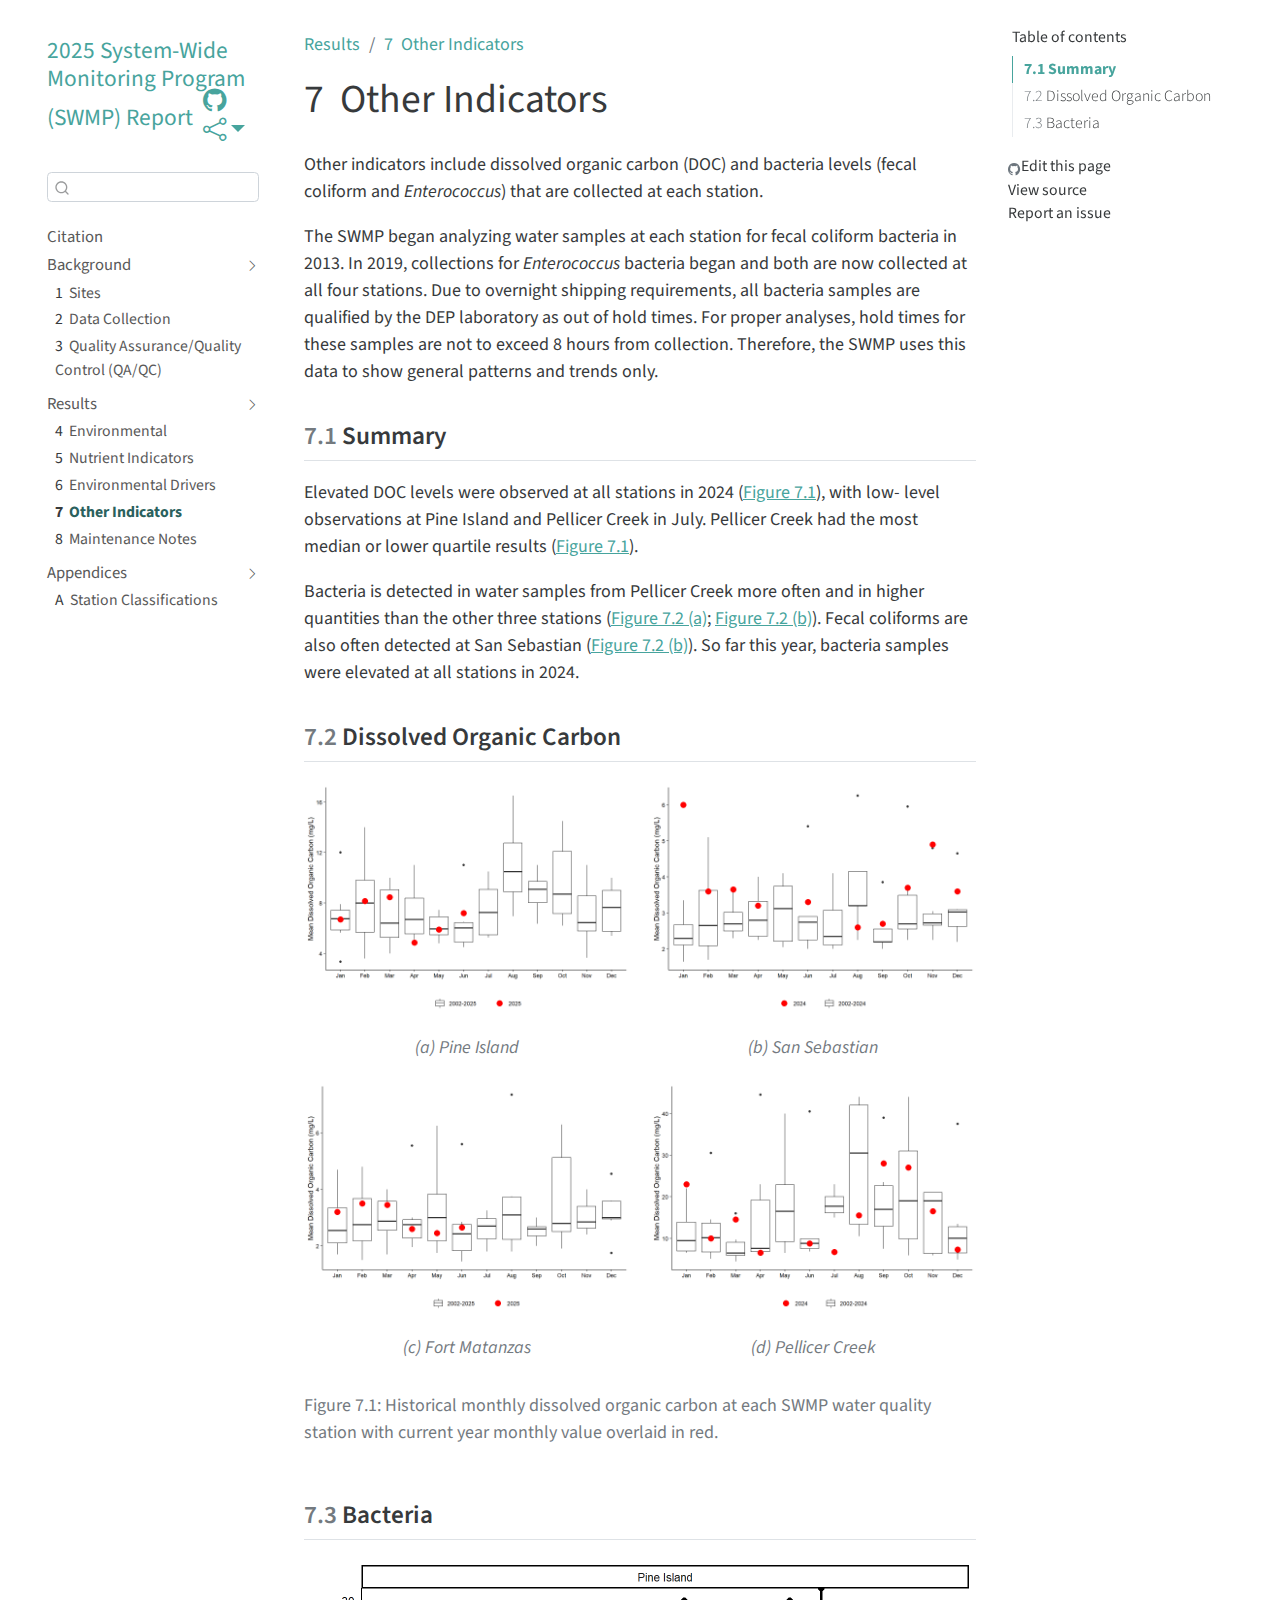
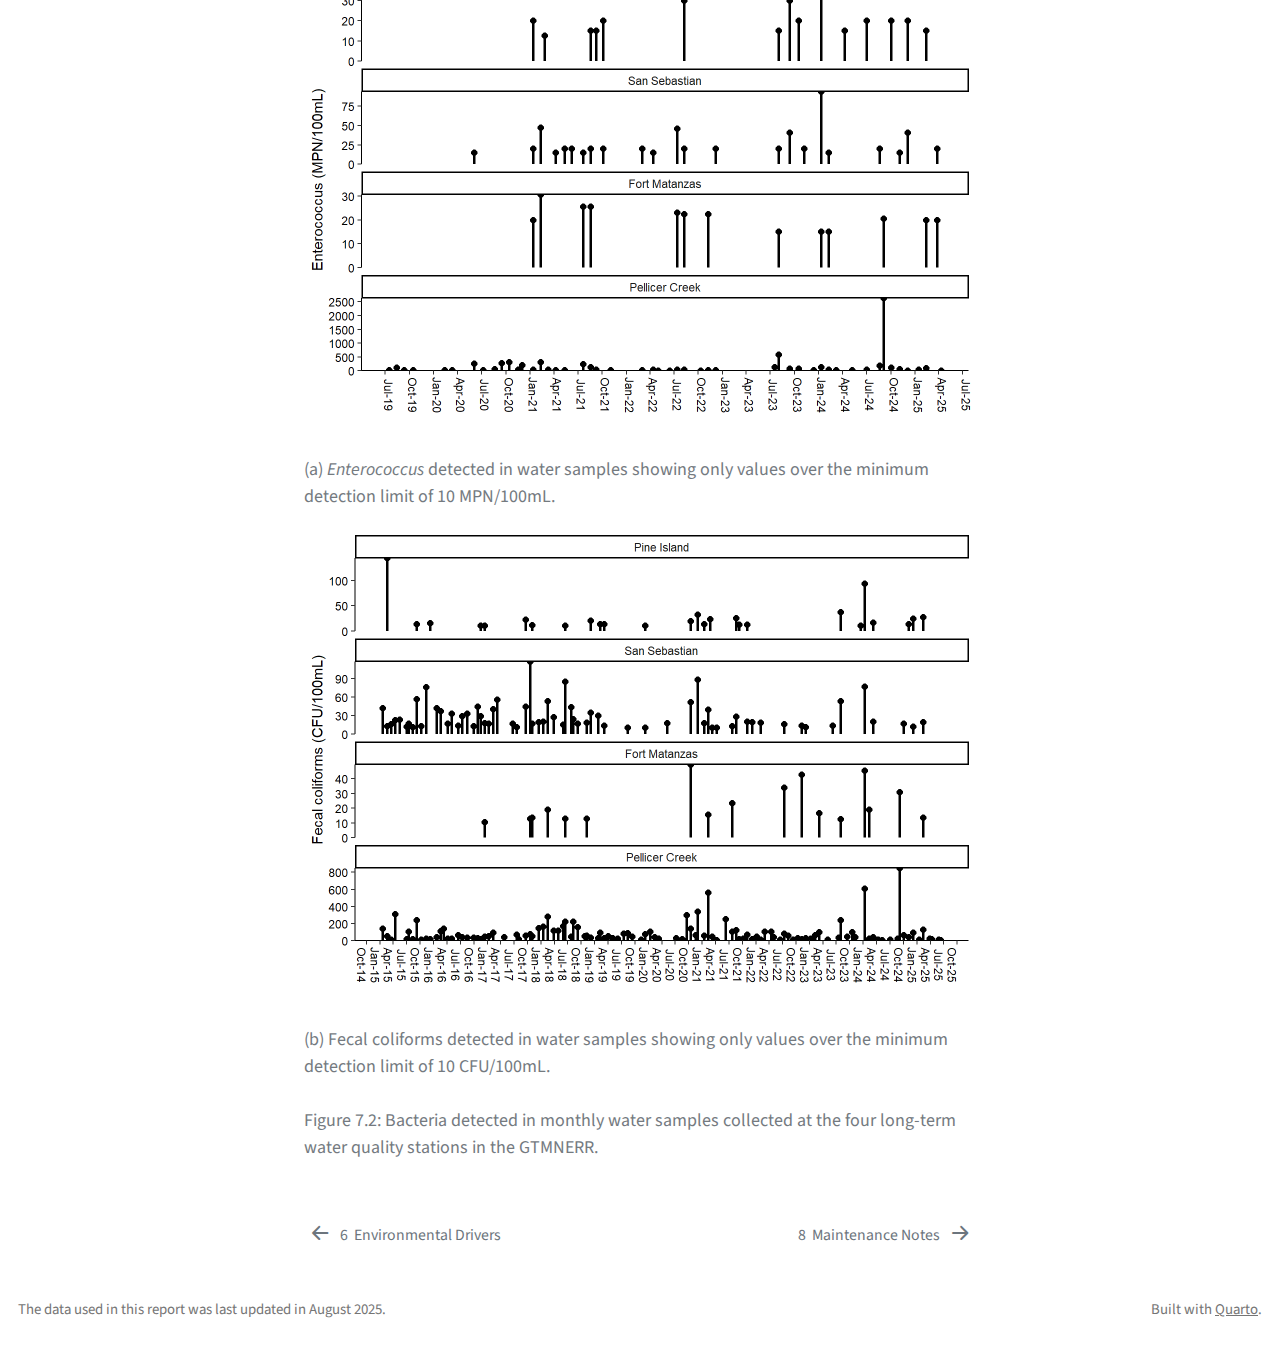
<file: docs/text/misc-bac.html>
<!DOCTYPE html>
<html xmlns="http://www.w3.org/1999/xhtml" lang="en" xml:lang="en"><head>

<meta charset="utf-8">
<meta name="generator" content="quarto-1.5.57">

<meta name="viewport" content="width=device-width, initial-scale=1.0, user-scalable=yes">


<title>7&nbsp; Other Indicators – 2025 Q1-Q2 System-Wide Monitoring Program (SWMP) Report</title>
<style>
code{white-space: pre-wrap;}
span.smallcaps{font-variant: small-caps;}
div.columns{display: flex; gap: min(4vw, 1.5em);}
div.column{flex: auto; overflow-x: auto;}
div.hanging-indent{margin-left: 1.5em; text-indent: -1.5em;}
ul.task-list{list-style: none;}
ul.task-list li input[type="checkbox"] {
  width: 0.8em;
  margin: 0 0.8em 0.2em -1em; /* quarto-specific, see https://github.com/quarto-dev/quarto-cli/issues/4556 */ 
  vertical-align: middle;
}
</style>


<script src="../site_libs/quarto-nav/quarto-nav.js"></script>
<script src="../site_libs/quarto-nav/headroom.min.js"></script>
<script src="../site_libs/clipboard/clipboard.min.js"></script>
<script src="../site_libs/quarto-search/autocomplete.umd.js"></script>
<script src="../site_libs/quarto-search/fuse.min.js"></script>
<script src="../site_libs/quarto-search/quarto-search.js"></script>
<meta name="quarto:offset" content="../">
<link href="../text/maintenance.html" rel="next">
<link href="../text/environmental-drivers.html" rel="prev">
<link href="../images/friends-logo.png" rel="icon" type="image/png">
<script src="../site_libs/quarto-html/quarto.js"></script>
<script src="../site_libs/quarto-html/popper.min.js"></script>
<script src="../site_libs/quarto-html/tippy.umd.min.js"></script>
<script src="../site_libs/quarto-html/anchor.min.js"></script>
<link href="../site_libs/quarto-html/tippy.css" rel="stylesheet">
<link href="../site_libs/quarto-html/quarto-syntax-highlighting.css" rel="stylesheet" id="quarto-text-highlighting-styles">
<script src="../site_libs/bootstrap/bootstrap.min.js"></script>
<link href="../site_libs/bootstrap/bootstrap-icons.css" rel="stylesheet">
<link href="../site_libs/bootstrap/bootstrap.min.css" rel="stylesheet" id="quarto-bootstrap" data-mode="light">
<script src="../site_libs/quarto-contrib/glightbox/glightbox.min.js"></script>
<link href="../site_libs/quarto-contrib/glightbox/glightbox.min.css" rel="stylesheet">
<link href="../site_libs/quarto-contrib/glightbox/lightbox.css" rel="stylesheet">
<script id="quarto-search-options" type="application/json">{
  "location": "sidebar",
  "copy-button": false,
  "collapse-after": 3,
  "panel-placement": "start",
  "type": "textbox",
  "limit": 50,
  "keyboard-shortcut": [
    "f",
    "/",
    "s"
  ],
  "show-item-context": false,
  "language": {
    "search-no-results-text": "No results",
    "search-matching-documents-text": "matching documents",
    "search-copy-link-title": "Copy link to search",
    "search-hide-matches-text": "Hide additional matches",
    "search-more-match-text": "more match in this document",
    "search-more-matches-text": "more matches in this document",
    "search-clear-button-title": "Clear",
    "search-text-placeholder": "",
    "search-detached-cancel-button-title": "Cancel",
    "search-submit-button-title": "Submit",
    "search-label": "Search"
  }
}</script>


</head>

<body class="nav-sidebar floating">

<div id="quarto-search-results"></div>
  <header id="quarto-header" class="headroom fixed-top">
  <nav class="quarto-secondary-nav">
    <div class="container-fluid d-flex">
      <button type="button" class="quarto-btn-toggle btn" data-bs-toggle="collapse" role="button" data-bs-target=".quarto-sidebar-collapse-item" aria-controls="quarto-sidebar" aria-expanded="false" aria-label="Toggle sidebar navigation" onclick="if (window.quartoToggleHeadroom) { window.quartoToggleHeadroom(); }">
        <i class="bi bi-layout-text-sidebar-reverse"></i>
      </button>
        <nav class="quarto-page-breadcrumbs" aria-label="breadcrumb"><ol class="breadcrumb"><li class="breadcrumb-item"><a href="../text/results.html">Results</a></li><li class="breadcrumb-item"><a href="../text/misc-bac.html"><span class="chapter-number">7</span>&nbsp; <span class="chapter-title">Other Indicators</span></a></li></ol></nav>
        <a class="flex-grow-1" role="navigation" data-bs-toggle="collapse" data-bs-target=".quarto-sidebar-collapse-item" aria-controls="quarto-sidebar" aria-expanded="false" aria-label="Toggle sidebar navigation" onclick="if (window.quartoToggleHeadroom) { window.quartoToggleHeadroom(); }">      
        </a>
      <button type="button" class="btn quarto-search-button" aria-label="Search" onclick="window.quartoOpenSearch();">
        <i class="bi bi-search"></i>
      </button>
    </div>
  </nav>
</header>
<!-- content -->
<div id="quarto-content" class="quarto-container page-columns page-rows-contents page-layout-article">
<!-- sidebar -->
  <nav id="quarto-sidebar" class="sidebar collapse collapse-horizontal quarto-sidebar-collapse-item sidebar-navigation floating overflow-auto">
    <div class="pt-lg-2 mt-2 text-left sidebar-header">
    <div class="sidebar-title mb-0 py-0">
      <a href="../">2025 System-Wide Monitoring Program (SWMP) Report</a> 
        <div class="sidebar-tools-main">
    <a href="https://github.com/GTMNERR/swmp-quarter-report" title="Source Code" class="quarto-navigation-tool px-1" aria-label="Source Code"><i class="bi bi-github"></i></a>
    <div class="dropdown">
      <a href="" title="Share" id="quarto-navigation-tool-dropdown-0" class="quarto-navigation-tool dropdown-toggle px-1" data-bs-toggle="dropdown" aria-expanded="false" role="link" aria-label="Share"><i class="bi bi-share"></i></a>
      <ul class="dropdown-menu" aria-labelledby="quarto-navigation-tool-dropdown-0">
          <li>
            <a class="dropdown-item sidebar-tools-main-item" href="https://twitter.com/intent/tweet?url=|url|">
              <i class="bi bi-twitter pe-1"></i>
            Twitter
            </a>
          </li>
          <li>
            <a class="dropdown-item sidebar-tools-main-item" href="https://www.facebook.com/sharer/sharer.php?u=|url|">
              <i class="bi bi-facebook pe-1"></i>
            Facebook
            </a>
          </li>
      </ul>
    </div>
</div>
    </div>
      </div>
        <div class="mt-2 flex-shrink-0 align-items-center">
        <div class="sidebar-search">
        <div id="quarto-search" class="" title="Search"></div>
        </div>
        </div>
    <div class="sidebar-menu-container"> 
    <ul class="list-unstyled mt-1">
        <li class="sidebar-item">
  <div class="sidebar-item-container"> 
  <a href="../index.html" class="sidebar-item-text sidebar-link">
 <span class="menu-text">Citation</span></a>
  </div>
</li>
        <li class="sidebar-item sidebar-item-section">
      <div class="sidebar-item-container"> 
            <a href="../text/background.html" class="sidebar-item-text sidebar-link">
 <span class="menu-text">Background</span></a>
          <a class="sidebar-item-toggle text-start" data-bs-toggle="collapse" data-bs-target="#quarto-sidebar-section-1" role="navigation" aria-expanded="true" aria-label="Toggle section">
            <i class="bi bi-chevron-right ms-2"></i>
          </a> 
      </div>
      <ul id="quarto-sidebar-section-1" class="collapse list-unstyled sidebar-section depth1 show">  
          <li class="sidebar-item">
  <div class="sidebar-item-container"> 
  <a href="../text/sites.html" class="sidebar-item-text sidebar-link">
 <span class="menu-text"><span class="chapter-number">1</span>&nbsp; <span class="chapter-title">Sites</span></span></a>
  </div>
</li>
          <li class="sidebar-item">
  <div class="sidebar-item-container"> 
  <a href="../text/collection.html" class="sidebar-item-text sidebar-link">
 <span class="menu-text"><span class="chapter-number">2</span>&nbsp; <span class="chapter-title">Data Collection</span></span></a>
  </div>
</li>
          <li class="sidebar-item">
  <div class="sidebar-item-container"> 
  <a href="../text/qaqc.html" class="sidebar-item-text sidebar-link">
 <span class="menu-text"><span class="chapter-number">3</span>&nbsp; <span class="chapter-title">Quality Assurance/Quality Control (QA/QC)</span></span></a>
  </div>
</li>
      </ul>
  </li>
        <li class="sidebar-item sidebar-item-section">
      <div class="sidebar-item-container"> 
            <a href="../text/results.html" class="sidebar-item-text sidebar-link">
 <span class="menu-text">Results</span></a>
          <a class="sidebar-item-toggle text-start" data-bs-toggle="collapse" data-bs-target="#quarto-sidebar-section-2" role="navigation" aria-expanded="true" aria-label="Toggle section">
            <i class="bi bi-chevron-right ms-2"></i>
          </a> 
      </div>
      <ul id="quarto-sidebar-section-2" class="collapse list-unstyled sidebar-section depth1 show">  
          <li class="sidebar-item">
  <div class="sidebar-item-container"> 
  <a href="../text/environmental.html" class="sidebar-item-text sidebar-link">
 <span class="menu-text"><span class="chapter-number">4</span>&nbsp; <span class="chapter-title">Environmental</span></span></a>
  </div>
</li>
          <li class="sidebar-item">
  <div class="sidebar-item-container"> 
  <a href="../text/nut-indicators.html" class="sidebar-item-text sidebar-link">
 <span class="menu-text"><span class="chapter-number">5</span>&nbsp; <span class="chapter-title">Nutrient Indicators</span></span></a>
  </div>
</li>
          <li class="sidebar-item">
  <div class="sidebar-item-container"> 
  <a href="../text/environmental-drivers.html" class="sidebar-item-text sidebar-link">
 <span class="menu-text"><span class="chapter-number">6</span>&nbsp; <span class="chapter-title">Environmental Drivers</span></span></a>
  </div>
</li>
          <li class="sidebar-item">
  <div class="sidebar-item-container"> 
  <a href="../text/misc-bac.html" class="sidebar-item-text sidebar-link active">
 <span class="menu-text"><span class="chapter-number">7</span>&nbsp; <span class="chapter-title">Other Indicators</span></span></a>
  </div>
</li>
          <li class="sidebar-item">
  <div class="sidebar-item-container"> 
  <a href="../text/maintenance.html" class="sidebar-item-text sidebar-link">
 <span class="menu-text"><span class="chapter-number">8</span>&nbsp; <span class="chapter-title">Maintenance Notes</span></span></a>
  </div>
</li>
      </ul>
  </li>
        <li class="sidebar-item sidebar-item-section">
      <div class="sidebar-item-container"> 
            <a class="sidebar-item-text sidebar-link text-start" data-bs-toggle="collapse" data-bs-target="#quarto-sidebar-section-3" role="navigation" aria-expanded="true">
 <span class="menu-text">Appendices</span></a>
          <a class="sidebar-item-toggle text-start" data-bs-toggle="collapse" data-bs-target="#quarto-sidebar-section-3" role="navigation" aria-expanded="true" aria-label="Toggle section">
            <i class="bi bi-chevron-right ms-2"></i>
          </a> 
      </div>
      <ul id="quarto-sidebar-section-3" class="collapse list-unstyled sidebar-section depth1 show">  
          <li class="sidebar-item">
  <div class="sidebar-item-container"> 
  <a href="../text/a1-cmecs.html" class="sidebar-item-text sidebar-link">
 <span class="menu-text"><span class="chapter-number">A</span>&nbsp; <span class="chapter-title">Station Classifications</span></span></a>
  </div>
</li>
      </ul>
  </li>
    </ul>
    </div>
</nav>
<div id="quarto-sidebar-glass" class="quarto-sidebar-collapse-item" data-bs-toggle="collapse" data-bs-target=".quarto-sidebar-collapse-item"></div>
<!-- margin-sidebar -->
    <div id="quarto-margin-sidebar" class="sidebar margin-sidebar">
        <nav id="TOC" role="doc-toc" class="toc-active">
    <h2 id="toc-title">Table of contents</h2>
   
  <ul>
  <li><a href="#summary" id="toc-summary" class="nav-link active" data-scroll-target="#summary"><span class="header-section-number">7.1</span> Summary</a></li>
  <li><a href="#dissolved-organic-carbon" id="toc-dissolved-organic-carbon" class="nav-link" data-scroll-target="#dissolved-organic-carbon"><span class="header-section-number">7.2</span> Dissolved Organic Carbon</a></li>
  <li><a href="#bacteria" id="toc-bacteria" class="nav-link" data-scroll-target="#bacteria"><span class="header-section-number">7.3</span> Bacteria</a></li>
  </ul>
<div class="toc-actions"><ul><li><a href="https://github.com/GTMNERR/2025_Q1-Q2_SWMP_Report/edit/main/text/misc-bac.qmd" class="toc-action"><i class="bi bi-github"></i>Edit this page</a></li><li><a href="https://github.com/GTMNERR/swmp-quarter-report/blob/main/text/misc-bac.qmd" class="toc-action"><i class="bi empty"></i>View source</a></li><li><a href="https://github.com/GTMNERR/swmp-quarter-report/issues/new" class="toc-action"><i class="bi empty"></i>Report an issue</a></li></ul></div></nav>
    </div>
<!-- main -->
<main class="content" id="quarto-document-content">

<header id="title-block-header" class="quarto-title-block default"><nav class="quarto-page-breadcrumbs quarto-title-breadcrumbs d-none d-lg-block" aria-label="breadcrumb"><ol class="breadcrumb"><li class="breadcrumb-item"><a href="../text/results.html">Results</a></li><li class="breadcrumb-item"><a href="../text/misc-bac.html"><span class="chapter-number">7</span>&nbsp; <span class="chapter-title">Other Indicators</span></a></li></ol></nav>
<div class="quarto-title">
<h1 class="title"><span class="chapter-number">7</span>&nbsp; <span class="chapter-title">Other Indicators</span></h1>
</div>



<div class="quarto-title-meta">

    
  
    
  </div>
  


</header>


<p>Other indicators include dissolved organic carbon (DOC) and bacteria levels (fecal coliform and <em>Enterococcus</em>) that are collected at each station.</p>
<p>The SWMP began analyzing water samples at each station for fecal coliform bacteria in 2013. In 2019, collections for <em>Enterococcus</em> bacteria began and both are now collected at all four stations. Due to overnight shipping requirements, all bacteria samples are qualified by the DEP laboratory as out of hold times. For proper analyses, hold times for these samples are not to exceed 8 hours from collection. Therefore, the SWMP uses this data to show general patterns and trends only.</p>
<section id="summary" class="level2" data-number="7.1">
<h2 data-number="7.1" class="anchored" data-anchor-id="summary"><span class="header-section-number">7.1</span> Summary</h2>
<p>Elevated DOC levels were observed at all stations in 2024 (<a href="#fig-doc-boxplots" class="quarto-xref">Figure&nbsp;<span>7.1</span></a>), with low- level observations at Pine Island and Pellicer Creek in July. Pellicer Creek had the most median or lower quartile results (<a href="#fig-doc-boxplots" class="quarto-xref">Figure&nbsp;<span>7.1</span></a>).</p>
<p>Bacteria is detected in water samples from Pellicer Creek more often and in higher quantities than the other three stations (<a href="#fig-bacteria-1" class="quarto-xref">Figure&nbsp;<span>7.2 (a)</span></a>; <a href="#fig-bacteria-2" class="quarto-xref">Figure&nbsp;<span>7.2 (b)</span></a>). Fecal coliforms are also often detected at San Sebastian (<a href="#fig-bacteria-2" class="quarto-xref">Figure&nbsp;<span>7.2 (b)</span></a>). So far this year, bacteria samples were elevated at all stations in 2024.</p>
</section>
<section id="dissolved-organic-carbon" class="level2" data-number="7.2">
<h2 data-number="7.2" class="anchored" data-anchor-id="dissolved-organic-carbon"><span class="header-section-number">7.2</span> Dissolved Organic Carbon</h2>
<div id="fig-doc-boxplots" class="quarto-layout-panel">
<figure class="quarto-float quarto-float-fig figure">
<div aria-describedby="fig-doc-boxplots-caption-0ceaefa1-69ba-4598-a22c-09a6ac19f8ca">
<div class="quarto-layout-row">
<div class="cell-output-display quarto-layout-cell-subref quarto-layout-cell" data-ref-parent="fig-doc-boxplots" style="flex-basis: 50.0%;justify-content: flex-start;">
<div id="fig-doc-boxplots-1" class="quarto-float quarto-figure quarto-figure-center anchored">
<figure class="quarto-float quarto-subfloat-fig figure">
<div aria-describedby="fig-doc-boxplots-1-caption-0ceaefa1-69ba-4598-a22c-09a6ac19f8ca">
<a href="misc-bac_files/figure-html/fig-doc-boxplots-1.png" class="lightbox" data-gallery="fig-doc-boxplots" title="Figure&nbsp;7.1&nbsp;(a): Pine Island"><img src="misc-bac_files/figure-html/fig-doc-boxplots-1.png" class="img-fluid figure-img" data-ref-parent="fig-doc-boxplots" width="672"></a>
</div>
<figcaption class="quarto-float-caption-bottom quarto-subfloat-caption quarto-subfloat-fig" id="fig-doc-boxplots-1-caption-0ceaefa1-69ba-4598-a22c-09a6ac19f8ca">
(a) Pine Island
</figcaption>
</figure>
</div>
</div>
<div class="cell-output-display quarto-layout-cell-subref quarto-layout-cell" data-ref-parent="fig-doc-boxplots" style="flex-basis: 50.0%;justify-content: flex-start;">
<div id="fig-doc-boxplots-2" class="quarto-float quarto-figure quarto-figure-center anchored">
<figure class="quarto-float quarto-subfloat-fig figure">
<div aria-describedby="fig-doc-boxplots-2-caption-0ceaefa1-69ba-4598-a22c-09a6ac19f8ca">
<a href="misc-bac_files/figure-html/fig-doc-boxplots-2.png" class="lightbox" data-gallery="fig-doc-boxplots" title="Figure&nbsp;7.1&nbsp;(b): San Sebastian"><img src="misc-bac_files/figure-html/fig-doc-boxplots-2.png" class="img-fluid figure-img" data-ref-parent="fig-doc-boxplots" width="672"></a>
</div>
<figcaption class="quarto-float-caption-bottom quarto-subfloat-caption quarto-subfloat-fig" id="fig-doc-boxplots-2-caption-0ceaefa1-69ba-4598-a22c-09a6ac19f8ca">
(b) San Sebastian
</figcaption>
</figure>
</div>
</div>
</div>
<div class="quarto-layout-row">
<div class="cell-output-display quarto-layout-cell-subref quarto-layout-cell" data-ref-parent="fig-doc-boxplots" style="flex-basis: 50.0%;justify-content: flex-start;">
<div id="fig-doc-boxplots-3" class="quarto-float quarto-figure quarto-figure-center anchored">
<figure class="quarto-float quarto-subfloat-fig figure">
<div aria-describedby="fig-doc-boxplots-3-caption-0ceaefa1-69ba-4598-a22c-09a6ac19f8ca">
<a href="misc-bac_files/figure-html/fig-doc-boxplots-3.png" class="lightbox" data-gallery="fig-doc-boxplots" title="Figure&nbsp;7.1&nbsp;(c): Fort Matanzas"><img src="misc-bac_files/figure-html/fig-doc-boxplots-3.png" class="img-fluid figure-img" data-ref-parent="fig-doc-boxplots" width="672"></a>
</div>
<figcaption class="quarto-float-caption-bottom quarto-subfloat-caption quarto-subfloat-fig" id="fig-doc-boxplots-3-caption-0ceaefa1-69ba-4598-a22c-09a6ac19f8ca">
(c) Fort Matanzas
</figcaption>
</figure>
</div>
</div>
<div class="cell-output-display quarto-layout-cell-subref quarto-layout-cell" data-ref-parent="fig-doc-boxplots" style="flex-basis: 50.0%;justify-content: flex-start;">
<div id="fig-doc-boxplots-4" class="quarto-float quarto-figure quarto-figure-center anchored">
<figure class="quarto-float quarto-subfloat-fig figure">
<div aria-describedby="fig-doc-boxplots-4-caption-0ceaefa1-69ba-4598-a22c-09a6ac19f8ca">
<a href="misc-bac_files/figure-html/fig-doc-boxplots-4.png" class="lightbox" data-gallery="fig-doc-boxplots" title="Figure&nbsp;7.1&nbsp;(d): Pellicer Creek"><img src="misc-bac_files/figure-html/fig-doc-boxplots-4.png" class="img-fluid figure-img" data-ref-parent="fig-doc-boxplots" width="672"></a>
</div>
<figcaption class="quarto-float-caption-bottom quarto-subfloat-caption quarto-subfloat-fig" id="fig-doc-boxplots-4-caption-0ceaefa1-69ba-4598-a22c-09a6ac19f8ca">
(d) Pellicer Creek
</figcaption>
</figure>
</div>
</div>
</div>
</div>
<figcaption class="quarto-float-caption-bottom quarto-float-caption quarto-float-fig" id="fig-doc-boxplots-caption-0ceaefa1-69ba-4598-a22c-09a6ac19f8ca">
Figure&nbsp;7.1: Historical monthly dissolved organic carbon at each SWMP water quality station with current year monthly value overlaid in red.
</figcaption>
</figure>
</div>
</section>
<section id="bacteria" class="level2" data-number="7.3">
<h2 data-number="7.3" class="anchored" data-anchor-id="bacteria"><span class="header-section-number">7.3</span> Bacteria</h2>
<div class="cell">
<div id="fig-bacteria" class="cell quarto-float quarto-figure quarto-figure-center anchored">
<figure class="quarto-float quarto-float-fig figure">
<div aria-describedby="fig-bacteria-caption-0ceaefa1-69ba-4598-a22c-09a6ac19f8ca">
<div class="cell-output-display">
<div id="fig-bacteria-1" class="quarto-float quarto-figure quarto-figure-center anchored">
<figure class="quarto-float quarto-subfloat-fig figure">
<div aria-describedby="fig-bacteria-1-caption-0ceaefa1-69ba-4598-a22c-09a6ac19f8ca">
<a href="misc-bac_files/figure-html/fig-bacteria-1.png" class="lightbox" data-gallery="fig-bacteria" title="Figure&nbsp;7.2&nbsp;(a): Enterococcus detected in water samples showing only values over the minimum detection limit of 10 MPN/100mL."><img src="misc-bac_files/figure-html/fig-bacteria-1.png" class="img-fluid figure-img" data-ref-parent="fig-bacteria" width="672"></a>
</div>
<figcaption class="quarto-float-caption-bottom quarto-subfloat-caption quarto-subfloat-fig" id="fig-bacteria-1-caption-0ceaefa1-69ba-4598-a22c-09a6ac19f8ca">
(a) <em>Enterococcus</em> detected in water samples showing only values over the minimum detection limit of 10 MPN/100mL.
</figcaption>
</figure>
</div>
</div>
<div class="cell-output-display">
<div id="fig-bacteria-2" class="quarto-float quarto-figure quarto-figure-center anchored">
<figure class="quarto-float quarto-subfloat-fig figure">
<div aria-describedby="fig-bacteria-2-caption-0ceaefa1-69ba-4598-a22c-09a6ac19f8ca">
<a href="misc-bac_files/figure-html/fig-bacteria-2.png" class="lightbox" data-gallery="fig-bacteria" title="Figure&nbsp;7.2&nbsp;(b): Fecal coliforms detected in water samples showing only values over the minimum detection limit of 10 CFU/100mL."><img src="misc-bac_files/figure-html/fig-bacteria-2.png" class="img-fluid figure-img" data-ref-parent="fig-bacteria" width="672"></a>
</div>
<figcaption class="quarto-float-caption-bottom quarto-subfloat-caption quarto-subfloat-fig" id="fig-bacteria-2-caption-0ceaefa1-69ba-4598-a22c-09a6ac19f8ca">
(b) Fecal coliforms detected in water samples showing only values over the minimum detection limit of 10 CFU/100mL.
</figcaption>
</figure>
</div>
</div>
</div>
<figcaption class="quarto-float-caption-bottom quarto-float-caption quarto-float-fig" id="fig-bacteria-caption-0ceaefa1-69ba-4598-a22c-09a6ac19f8ca">
Figure&nbsp;7.2: Bacteria detected in monthly water samples collected at the four long-term water quality stations in the GTMNERR.
</figcaption>
</figure>
</div>
</div>


</section>

</main> <!-- /main -->
<script id="quarto-html-after-body" type="application/javascript">
window.document.addEventListener("DOMContentLoaded", function (event) {
  const toggleBodyColorMode = (bsSheetEl) => {
    const mode = bsSheetEl.getAttribute("data-mode");
    const bodyEl = window.document.querySelector("body");
    if (mode === "dark") {
      bodyEl.classList.add("quarto-dark");
      bodyEl.classList.remove("quarto-light");
    } else {
      bodyEl.classList.add("quarto-light");
      bodyEl.classList.remove("quarto-dark");
    }
  }
  const toggleBodyColorPrimary = () => {
    const bsSheetEl = window.document.querySelector("link#quarto-bootstrap");
    if (bsSheetEl) {
      toggleBodyColorMode(bsSheetEl);
    }
  }
  toggleBodyColorPrimary();  
  const icon = "";
  const anchorJS = new window.AnchorJS();
  anchorJS.options = {
    placement: 'right',
    icon: icon
  };
  anchorJS.add('.anchored');
  const isCodeAnnotation = (el) => {
    for (const clz of el.classList) {
      if (clz.startsWith('code-annotation-')) {                     
        return true;
      }
    }
    return false;
  }
  const onCopySuccess = function(e) {
    // button target
    const button = e.trigger;
    // don't keep focus
    button.blur();
    // flash "checked"
    button.classList.add('code-copy-button-checked');
    var currentTitle = button.getAttribute("title");
    button.setAttribute("title", "Copied!");
    let tooltip;
    if (window.bootstrap) {
      button.setAttribute("data-bs-toggle", "tooltip");
      button.setAttribute("data-bs-placement", "left");
      button.setAttribute("data-bs-title", "Copied!");
      tooltip = new bootstrap.Tooltip(button, 
        { trigger: "manual", 
          customClass: "code-copy-button-tooltip",
          offset: [0, -8]});
      tooltip.show();    
    }
    setTimeout(function() {
      if (tooltip) {
        tooltip.hide();
        button.removeAttribute("data-bs-title");
        button.removeAttribute("data-bs-toggle");
        button.removeAttribute("data-bs-placement");
      }
      button.setAttribute("title", currentTitle);
      button.classList.remove('code-copy-button-checked');
    }, 1000);
    // clear code selection
    e.clearSelection();
  }
  const getTextToCopy = function(trigger) {
      const codeEl = trigger.previousElementSibling.cloneNode(true);
      for (const childEl of codeEl.children) {
        if (isCodeAnnotation(childEl)) {
          childEl.remove();
        }
      }
      return codeEl.innerText;
  }
  const clipboard = new window.ClipboardJS('.code-copy-button:not([data-in-quarto-modal])', {
    text: getTextToCopy
  });
  clipboard.on('success', onCopySuccess);
  if (window.document.getElementById('quarto-embedded-source-code-modal')) {
    // For code content inside modals, clipBoardJS needs to be initialized with a container option
    // TODO: Check when it could be a function (https://github.com/zenorocha/clipboard.js/issues/860)
    const clipboardModal = new window.ClipboardJS('.code-copy-button[data-in-quarto-modal]', {
      text: getTextToCopy,
      container: window.document.getElementById('quarto-embedded-source-code-modal')
    });
    clipboardModal.on('success', onCopySuccess);
  }
    var localhostRegex = new RegExp(/^(?:http|https):\/\/localhost\:?[0-9]*\//);
    var mailtoRegex = new RegExp(/^mailto:/);
      var filterRegex = new RegExp("https:\/\/GTMNERR\.github\.io\/swmp-quarter-report");
    var isInternal = (href) => {
        return filterRegex.test(href) || localhostRegex.test(href) || mailtoRegex.test(href);
    }
    // Inspect non-navigation links and adorn them if external
 	var links = window.document.querySelectorAll('a[href]:not(.nav-link):not(.navbar-brand):not(.toc-action):not(.sidebar-link):not(.sidebar-item-toggle):not(.pagination-link):not(.no-external):not([aria-hidden]):not(.dropdown-item):not(.quarto-navigation-tool):not(.about-link)');
    for (var i=0; i<links.length; i++) {
      const link = links[i];
      if (!isInternal(link.href)) {
        // undo the damage that might have been done by quarto-nav.js in the case of
        // links that we want to consider external
        if (link.dataset.originalHref !== undefined) {
          link.href = link.dataset.originalHref;
        }
      }
    }
  function tippyHover(el, contentFn, onTriggerFn, onUntriggerFn) {
    const config = {
      allowHTML: true,
      maxWidth: 500,
      delay: 100,
      arrow: false,
      appendTo: function(el) {
          return el.parentElement;
      },
      interactive: true,
      interactiveBorder: 10,
      theme: 'quarto',
      placement: 'bottom-start',
    };
    if (contentFn) {
      config.content = contentFn;
    }
    if (onTriggerFn) {
      config.onTrigger = onTriggerFn;
    }
    if (onUntriggerFn) {
      config.onUntrigger = onUntriggerFn;
    }
    window.tippy(el, config); 
  }
  const noterefs = window.document.querySelectorAll('a[role="doc-noteref"]');
  for (var i=0; i<noterefs.length; i++) {
    const ref = noterefs[i];
    tippyHover(ref, function() {
      // use id or data attribute instead here
      let href = ref.getAttribute('data-footnote-href') || ref.getAttribute('href');
      try { href = new URL(href).hash; } catch {}
      const id = href.replace(/^#\/?/, "");
      const note = window.document.getElementById(id);
      if (note) {
        return note.innerHTML;
      } else {
        return "";
      }
    });
  }
  const xrefs = window.document.querySelectorAll('a.quarto-xref');
  const processXRef = (id, note) => {
    // Strip column container classes
    const stripColumnClz = (el) => {
      el.classList.remove("page-full", "page-columns");
      if (el.children) {
        for (const child of el.children) {
          stripColumnClz(child);
        }
      }
    }
    stripColumnClz(note)
    if (id === null || id.startsWith('sec-')) {
      // Special case sections, only their first couple elements
      const container = document.createElement("div");
      if (note.children && note.children.length > 2) {
        container.appendChild(note.children[0].cloneNode(true));
        for (let i = 1; i < note.children.length; i++) {
          const child = note.children[i];
          if (child.tagName === "P" && child.innerText === "") {
            continue;
          } else {
            container.appendChild(child.cloneNode(true));
            break;
          }
        }
        if (window.Quarto?.typesetMath) {
          window.Quarto.typesetMath(container);
        }
        return container.innerHTML
      } else {
        if (window.Quarto?.typesetMath) {
          window.Quarto.typesetMath(note);
        }
        return note.innerHTML;
      }
    } else {
      // Remove any anchor links if they are present
      const anchorLink = note.querySelector('a.anchorjs-link');
      if (anchorLink) {
        anchorLink.remove();
      }
      if (window.Quarto?.typesetMath) {
        window.Quarto.typesetMath(note);
      }
      // TODO in 1.5, we should make sure this works without a callout special case
      if (note.classList.contains("callout")) {
        return note.outerHTML;
      } else {
        return note.innerHTML;
      }
    }
  }
  for (var i=0; i<xrefs.length; i++) {
    const xref = xrefs[i];
    tippyHover(xref, undefined, function(instance) {
      instance.disable();
      let url = xref.getAttribute('href');
      let hash = undefined; 
      if (url.startsWith('#')) {
        hash = url;
      } else {
        try { hash = new URL(url).hash; } catch {}
      }
      if (hash) {
        const id = hash.replace(/^#\/?/, "");
        const note = window.document.getElementById(id);
        if (note !== null) {
          try {
            const html = processXRef(id, note.cloneNode(true));
            instance.setContent(html);
          } finally {
            instance.enable();
            instance.show();
          }
        } else {
          // See if we can fetch this
          fetch(url.split('#')[0])
          .then(res => res.text())
          .then(html => {
            const parser = new DOMParser();
            const htmlDoc = parser.parseFromString(html, "text/html");
            const note = htmlDoc.getElementById(id);
            if (note !== null) {
              const html = processXRef(id, note);
              instance.setContent(html);
            } 
          }).finally(() => {
            instance.enable();
            instance.show();
          });
        }
      } else {
        // See if we can fetch a full url (with no hash to target)
        // This is a special case and we should probably do some content thinning / targeting
        fetch(url)
        .then(res => res.text())
        .then(html => {
          const parser = new DOMParser();
          const htmlDoc = parser.parseFromString(html, "text/html");
          const note = htmlDoc.querySelector('main.content');
          if (note !== null) {
            // This should only happen for chapter cross references
            // (since there is no id in the URL)
            // remove the first header
            if (note.children.length > 0 && note.children[0].tagName === "HEADER") {
              note.children[0].remove();
            }
            const html = processXRef(null, note);
            instance.setContent(html);
          } 
        }).finally(() => {
          instance.enable();
          instance.show();
        });
      }
    }, function(instance) {
    });
  }
      let selectedAnnoteEl;
      const selectorForAnnotation = ( cell, annotation) => {
        let cellAttr = 'data-code-cell="' + cell + '"';
        let lineAttr = 'data-code-annotation="' +  annotation + '"';
        const selector = 'span[' + cellAttr + '][' + lineAttr + ']';
        return selector;
      }
      const selectCodeLines = (annoteEl) => {
        const doc = window.document;
        const targetCell = annoteEl.getAttribute("data-target-cell");
        const targetAnnotation = annoteEl.getAttribute("data-target-annotation");
        const annoteSpan = window.document.querySelector(selectorForAnnotation(targetCell, targetAnnotation));
        const lines = annoteSpan.getAttribute("data-code-lines").split(",");
        const lineIds = lines.map((line) => {
          return targetCell + "-" + line;
        })
        let top = null;
        let height = null;
        let parent = null;
        if (lineIds.length > 0) {
            //compute the position of the single el (top and bottom and make a div)
            const el = window.document.getElementById(lineIds[0]);
            top = el.offsetTop;
            height = el.offsetHeight;
            parent = el.parentElement.parentElement;
          if (lineIds.length > 1) {
            const lastEl = window.document.getElementById(lineIds[lineIds.length - 1]);
            const bottom = lastEl.offsetTop + lastEl.offsetHeight;
            height = bottom - top;
          }
          if (top !== null && height !== null && parent !== null) {
            // cook up a div (if necessary) and position it 
            let div = window.document.getElementById("code-annotation-line-highlight");
            if (div === null) {
              div = window.document.createElement("div");
              div.setAttribute("id", "code-annotation-line-highlight");
              div.style.position = 'absolute';
              parent.appendChild(div);
            }
            div.style.top = top - 2 + "px";
            div.style.height = height + 4 + "px";
            div.style.left = 0;
            let gutterDiv = window.document.getElementById("code-annotation-line-highlight-gutter");
            if (gutterDiv === null) {
              gutterDiv = window.document.createElement("div");
              gutterDiv.setAttribute("id", "code-annotation-line-highlight-gutter");
              gutterDiv.style.position = 'absolute';
              const codeCell = window.document.getElementById(targetCell);
              const gutter = codeCell.querySelector('.code-annotation-gutter');
              gutter.appendChild(gutterDiv);
            }
            gutterDiv.style.top = top - 2 + "px";
            gutterDiv.style.height = height + 4 + "px";
          }
          selectedAnnoteEl = annoteEl;
        }
      };
      const unselectCodeLines = () => {
        const elementsIds = ["code-annotation-line-highlight", "code-annotation-line-highlight-gutter"];
        elementsIds.forEach((elId) => {
          const div = window.document.getElementById(elId);
          if (div) {
            div.remove();
          }
        });
        selectedAnnoteEl = undefined;
      };
        // Handle positioning of the toggle
    window.addEventListener(
      "resize",
      throttle(() => {
        elRect = undefined;
        if (selectedAnnoteEl) {
          selectCodeLines(selectedAnnoteEl);
        }
      }, 10)
    );
    function throttle(fn, ms) {
    let throttle = false;
    let timer;
      return (...args) => {
        if(!throttle) { // first call gets through
            fn.apply(this, args);
            throttle = true;
        } else { // all the others get throttled
            if(timer) clearTimeout(timer); // cancel #2
            timer = setTimeout(() => {
              fn.apply(this, args);
              timer = throttle = false;
            }, ms);
        }
      };
    }
      // Attach click handler to the DT
      const annoteDls = window.document.querySelectorAll('dt[data-target-cell]');
      for (const annoteDlNode of annoteDls) {
        annoteDlNode.addEventListener('click', (event) => {
          const clickedEl = event.target;
          if (clickedEl !== selectedAnnoteEl) {
            unselectCodeLines();
            const activeEl = window.document.querySelector('dt[data-target-cell].code-annotation-active');
            if (activeEl) {
              activeEl.classList.remove('code-annotation-active');
            }
            selectCodeLines(clickedEl);
            clickedEl.classList.add('code-annotation-active');
          } else {
            // Unselect the line
            unselectCodeLines();
            clickedEl.classList.remove('code-annotation-active');
          }
        });
      }
  const findCites = (el) => {
    const parentEl = el.parentElement;
    if (parentEl) {
      const cites = parentEl.dataset.cites;
      if (cites) {
        return {
          el,
          cites: cites.split(' ')
        };
      } else {
        return findCites(el.parentElement)
      }
    } else {
      return undefined;
    }
  };
  var bibliorefs = window.document.querySelectorAll('a[role="doc-biblioref"]');
  for (var i=0; i<bibliorefs.length; i++) {
    const ref = bibliorefs[i];
    const citeInfo = findCites(ref);
    if (citeInfo) {
      tippyHover(citeInfo.el, function() {
        var popup = window.document.createElement('div');
        citeInfo.cites.forEach(function(cite) {
          var citeDiv = window.document.createElement('div');
          citeDiv.classList.add('hanging-indent');
          citeDiv.classList.add('csl-entry');
          var biblioDiv = window.document.getElementById('ref-' + cite);
          if (biblioDiv) {
            citeDiv.innerHTML = biblioDiv.innerHTML;
          }
          popup.appendChild(citeDiv);
        });
        return popup.innerHTML;
      });
    }
  }
});
</script>
<nav class="page-navigation">
  <div class="nav-page nav-page-previous">
      <a href="../text/environmental-drivers.html" class="pagination-link" aria-label="Environmental Drivers">
        <i class="bi bi-arrow-left-short"></i> <span class="nav-page-text"><span class="chapter-number">6</span>&nbsp; <span class="chapter-title">Environmental Drivers</span></span>
      </a>          
  </div>
  <div class="nav-page nav-page-next">
      <a href="../text/maintenance.html" class="pagination-link" aria-label="Maintenance Notes">
        <span class="nav-page-text"><span class="chapter-number">8</span>&nbsp; <span class="chapter-title">Maintenance Notes</span></span> <i class="bi bi-arrow-right-short"></i>
      </a>
  </div>
</nav>
</div> <!-- /content -->
<footer class="footer">
  <div class="nav-footer">
    <div class="nav-footer-left">
<p>The data used in this report was last updated in August 2025.</p>
</div>   
    <div class="nav-footer-center">
      &nbsp;
    <div class="toc-actions d-sm-block d-md-none"><ul><li><a href="https://github.com/GTMNERR/2025_Q1-Q2_SWMP_Report/edit/main/text/misc-bac.qmd" class="toc-action"><i class="bi bi-github"></i>Edit this page</a></li><li><a href="https://github.com/GTMNERR/swmp-quarter-report/blob/main/text/misc-bac.qmd" class="toc-action"><i class="bi empty"></i>View source</a></li><li><a href="https://github.com/GTMNERR/swmp-quarter-report/issues/new" class="toc-action"><i class="bi empty"></i>Report an issue</a></li></ul></div></div>
    <div class="nav-footer-right">
<p>Built with <a href="https://quarto.org/">Quarto</a>.</p>
</div>
  </div>
</footer>
<script>var lightboxQuarto = GLightbox({"descPosition":"bottom","selector":".lightbox","loop":false,"openEffect":"zoom","closeEffect":"zoom"});
(function() {
  let previousOnload = window.onload;
  window.onload = () => {
    if (previousOnload) {
      previousOnload();
    }
    lightboxQuarto.on('slide_before_load', (data) => {
      const { slideIndex, slideNode, slideConfig, player, trigger } = data;
      const href = trigger.getAttribute('href');
      if (href !== null) {
        const imgEl = window.document.querySelector(`a[href="${href}"] img`);
        if (imgEl !== null) {
          const srcAttr = imgEl.getAttribute("src");
          if (srcAttr && srcAttr.startsWith("data:")) {
            slideConfig.href = srcAttr;
          }
        }
      } 
    });
  
    lightboxQuarto.on('slide_after_load', (data) => {
      const { slideIndex, slideNode, slideConfig, player, trigger } = data;
      if (window.Quarto?.typesetMath) {
        window.Quarto.typesetMath(slideNode);
      }
    });
  
  };
  
})();
          </script>




</body></html>
</file>
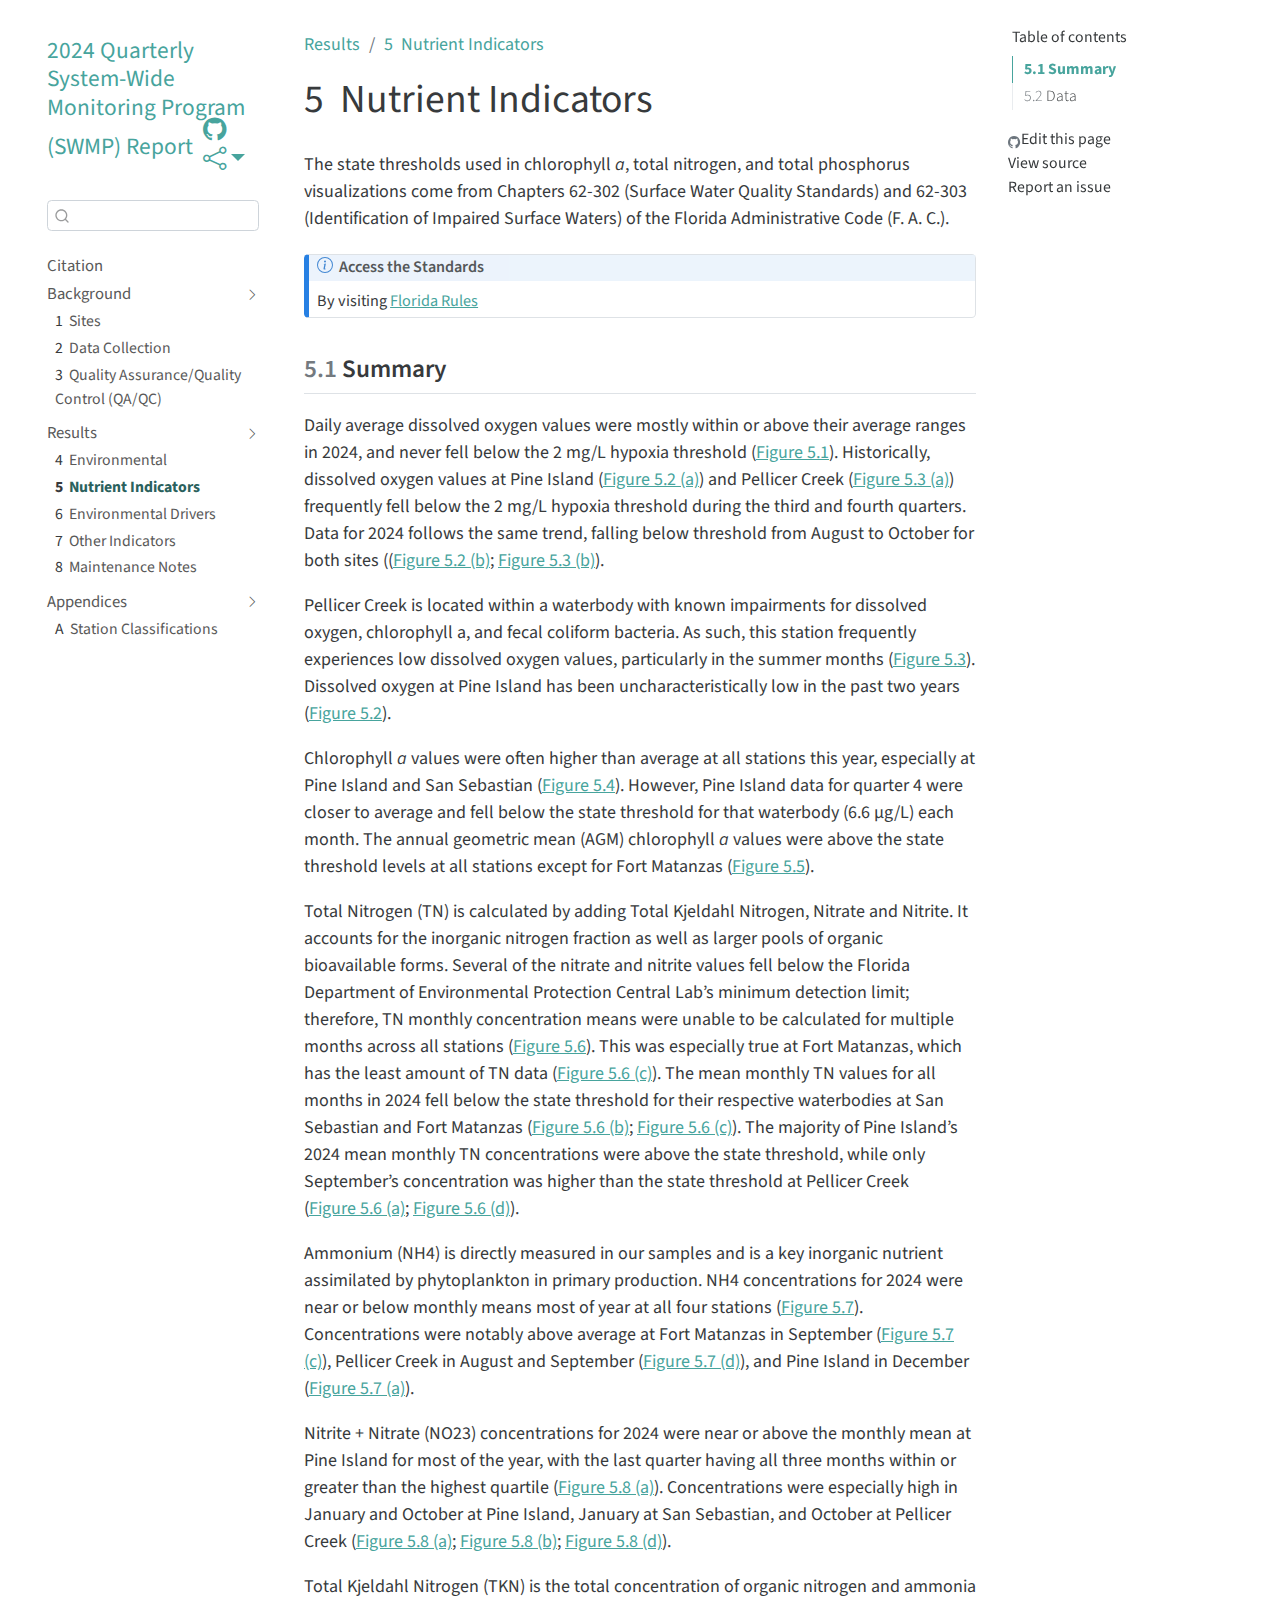
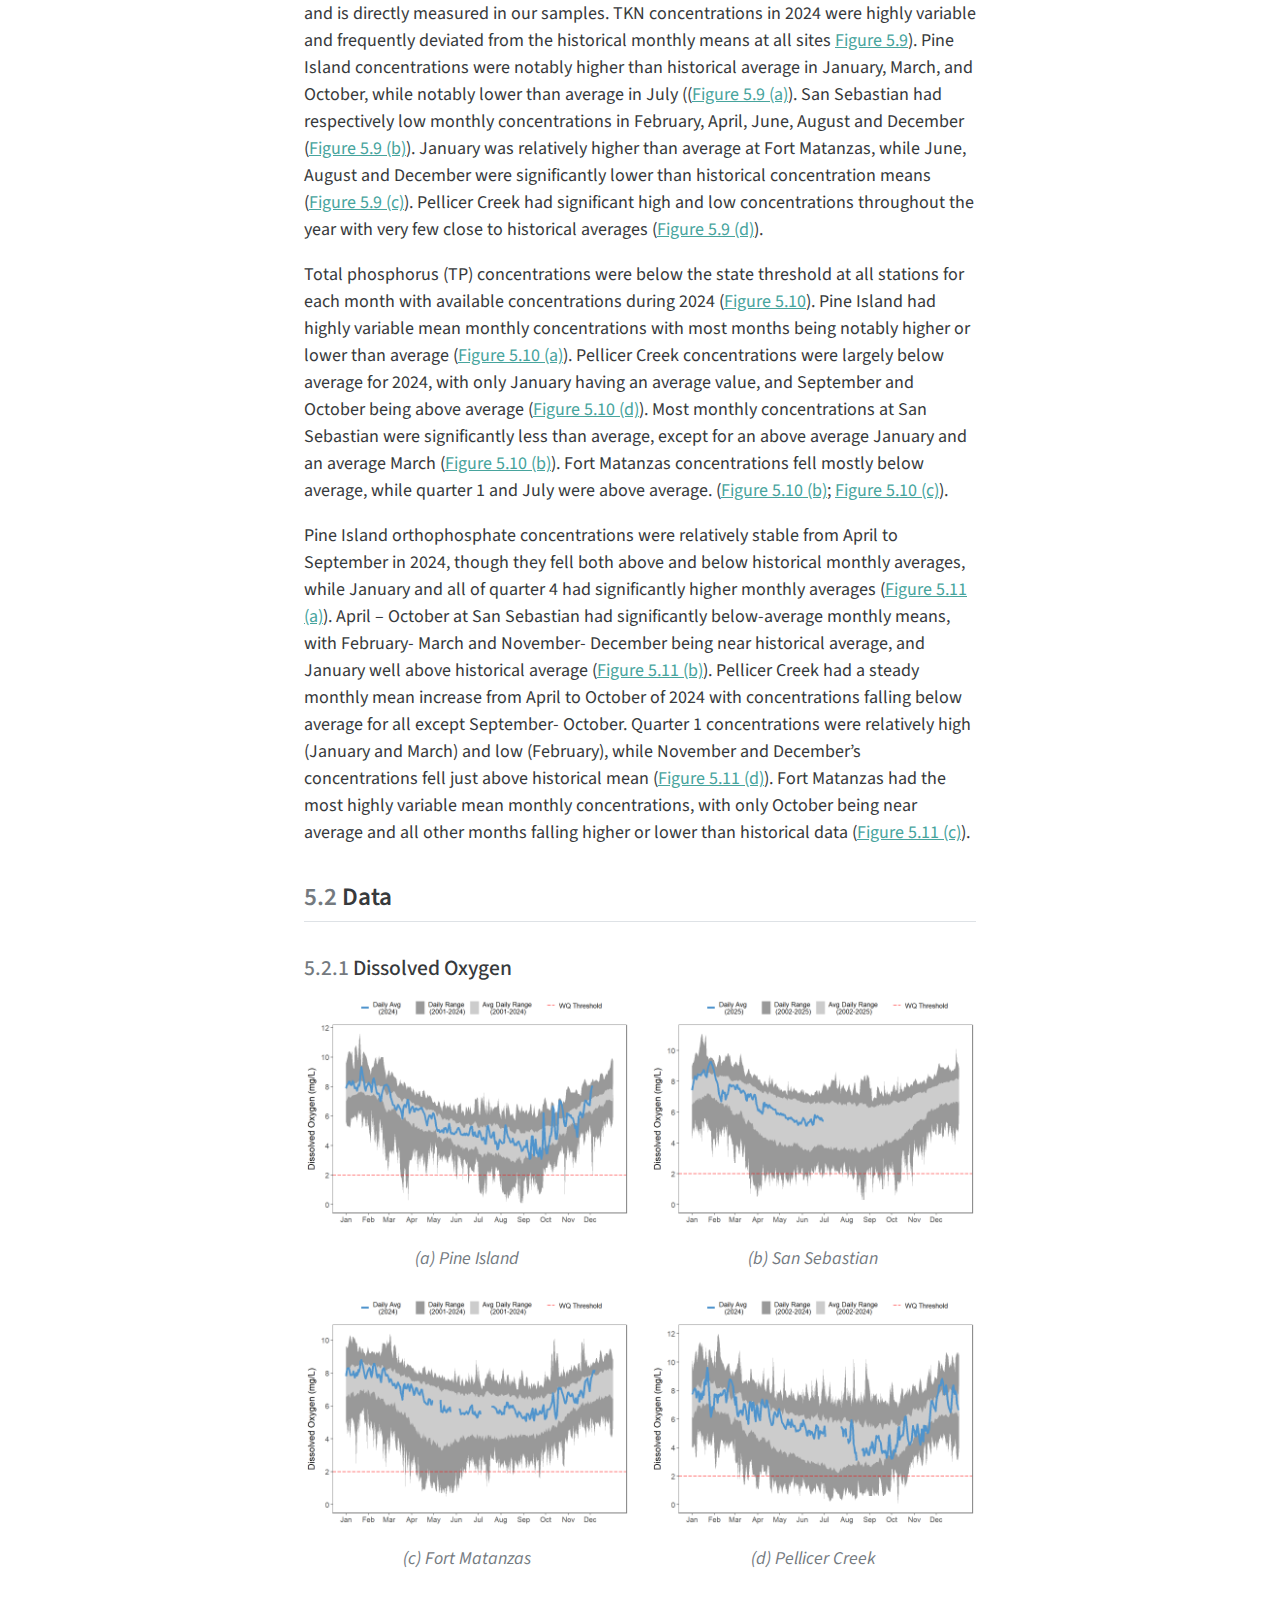
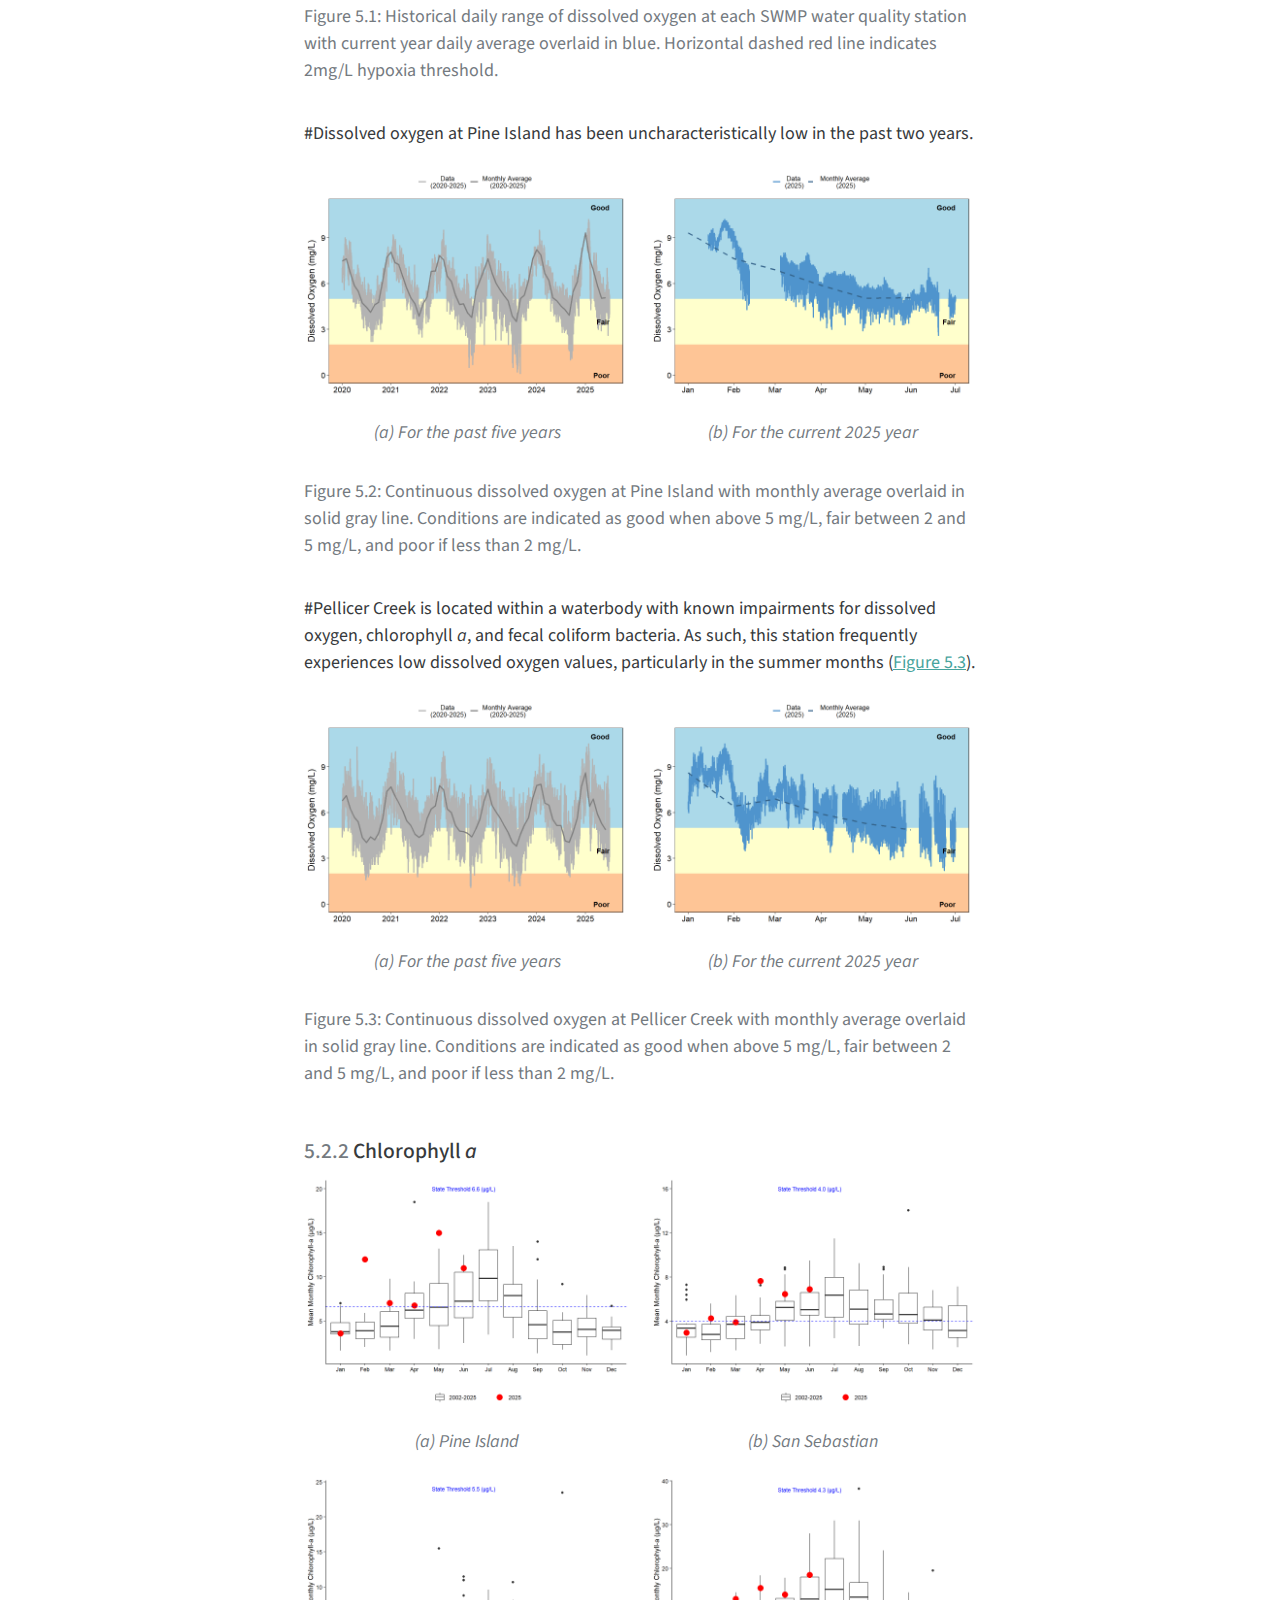
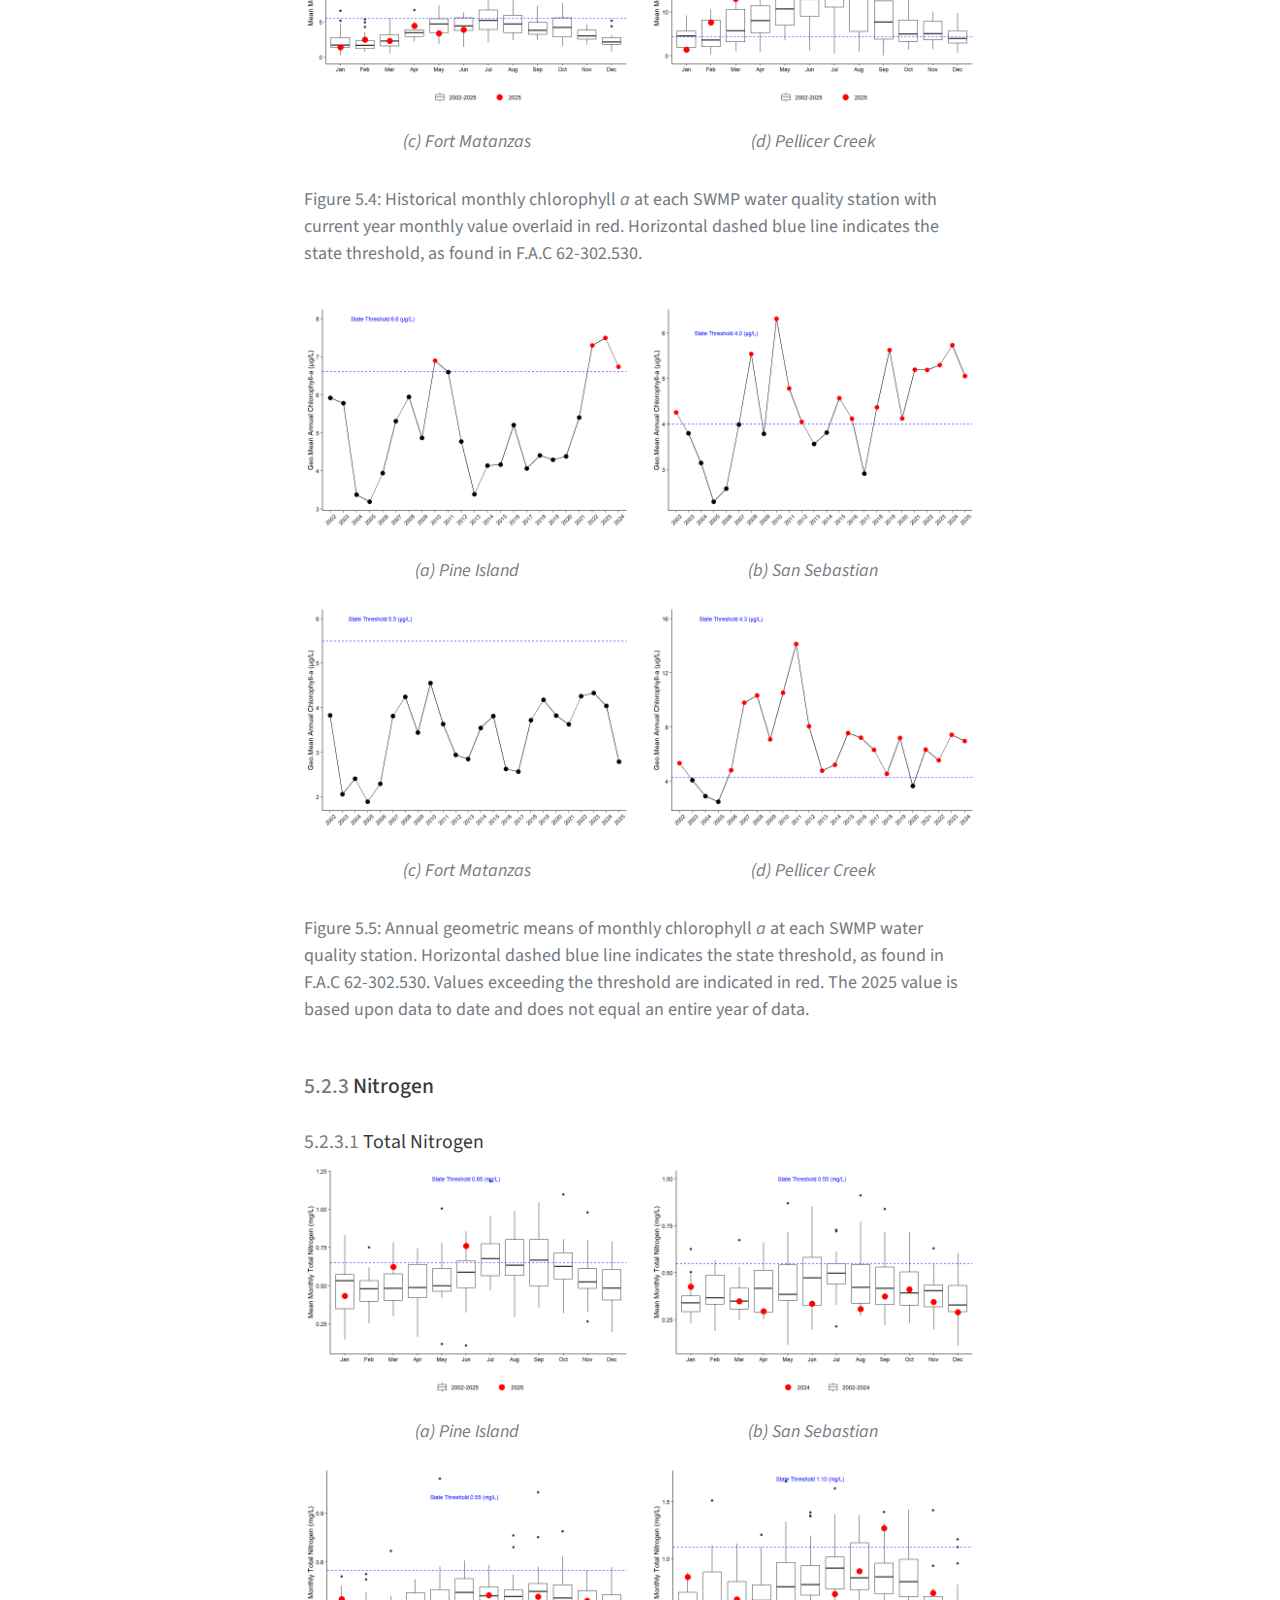
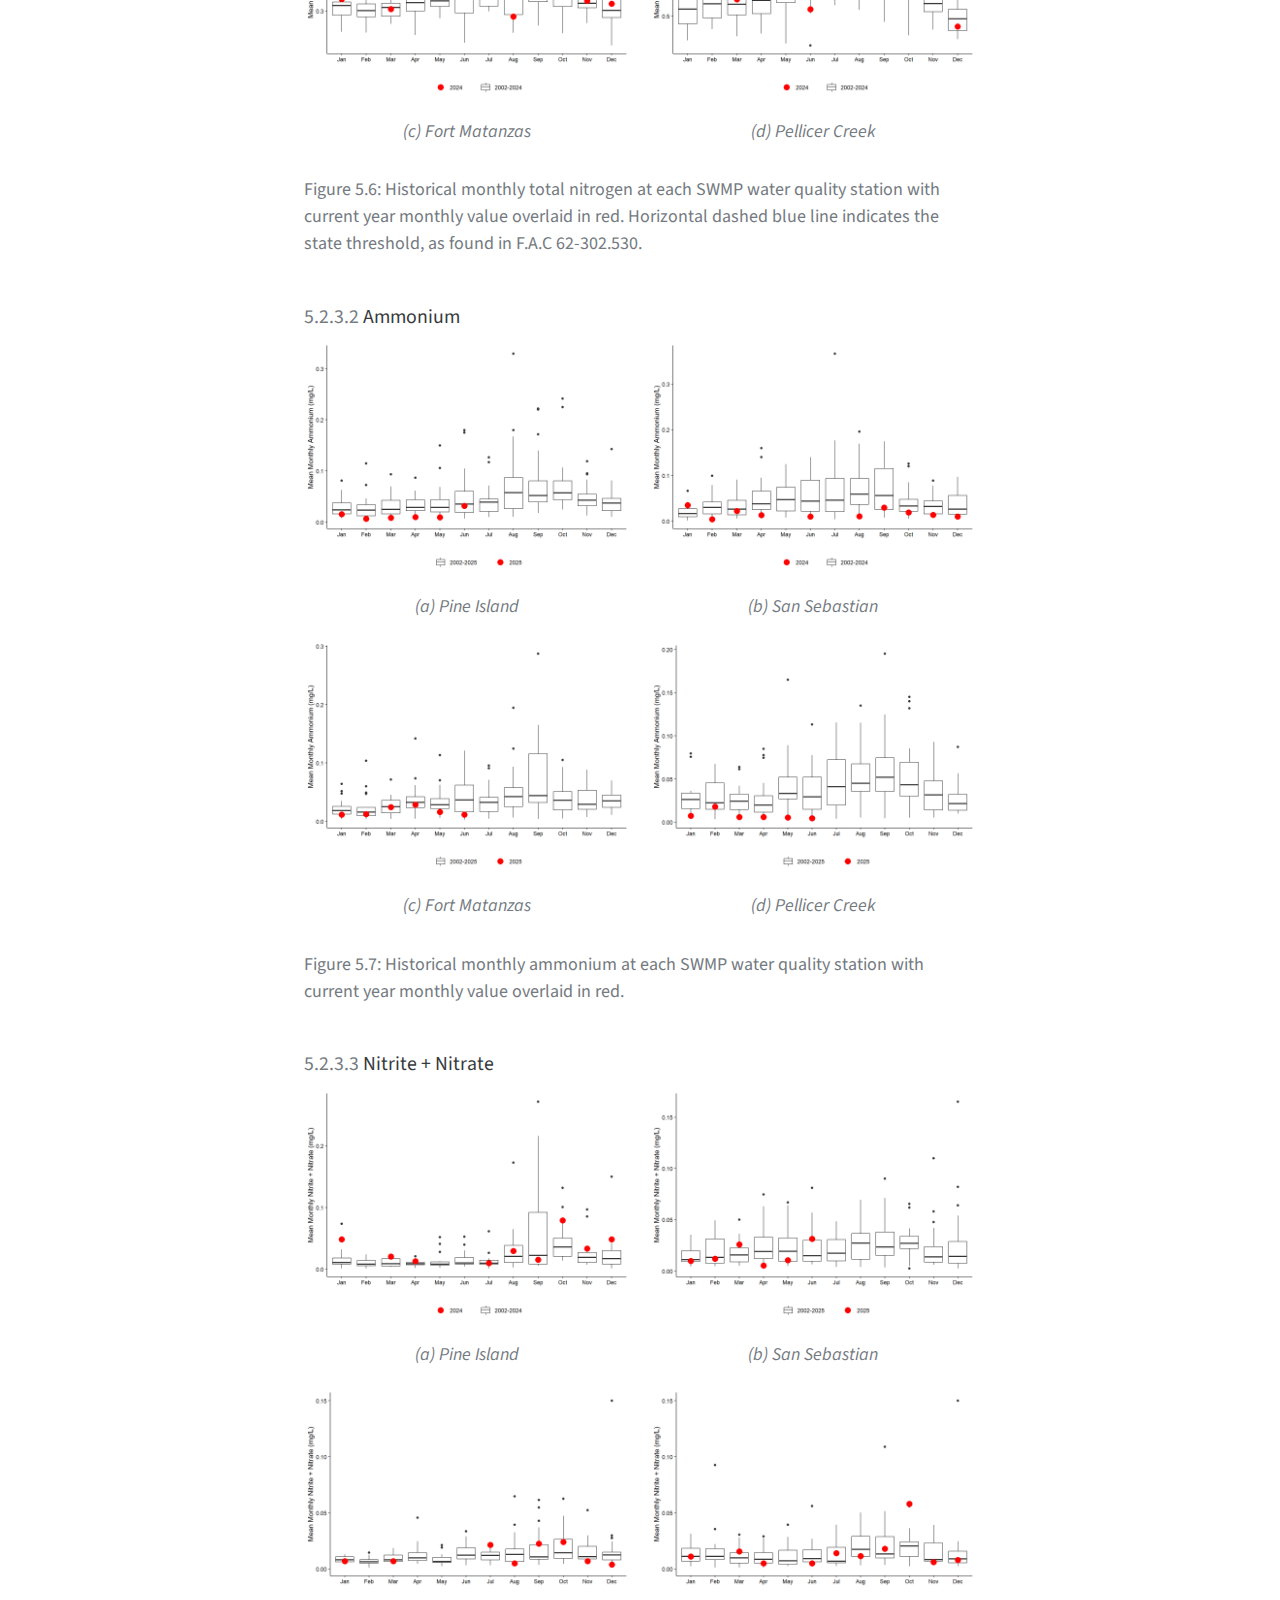
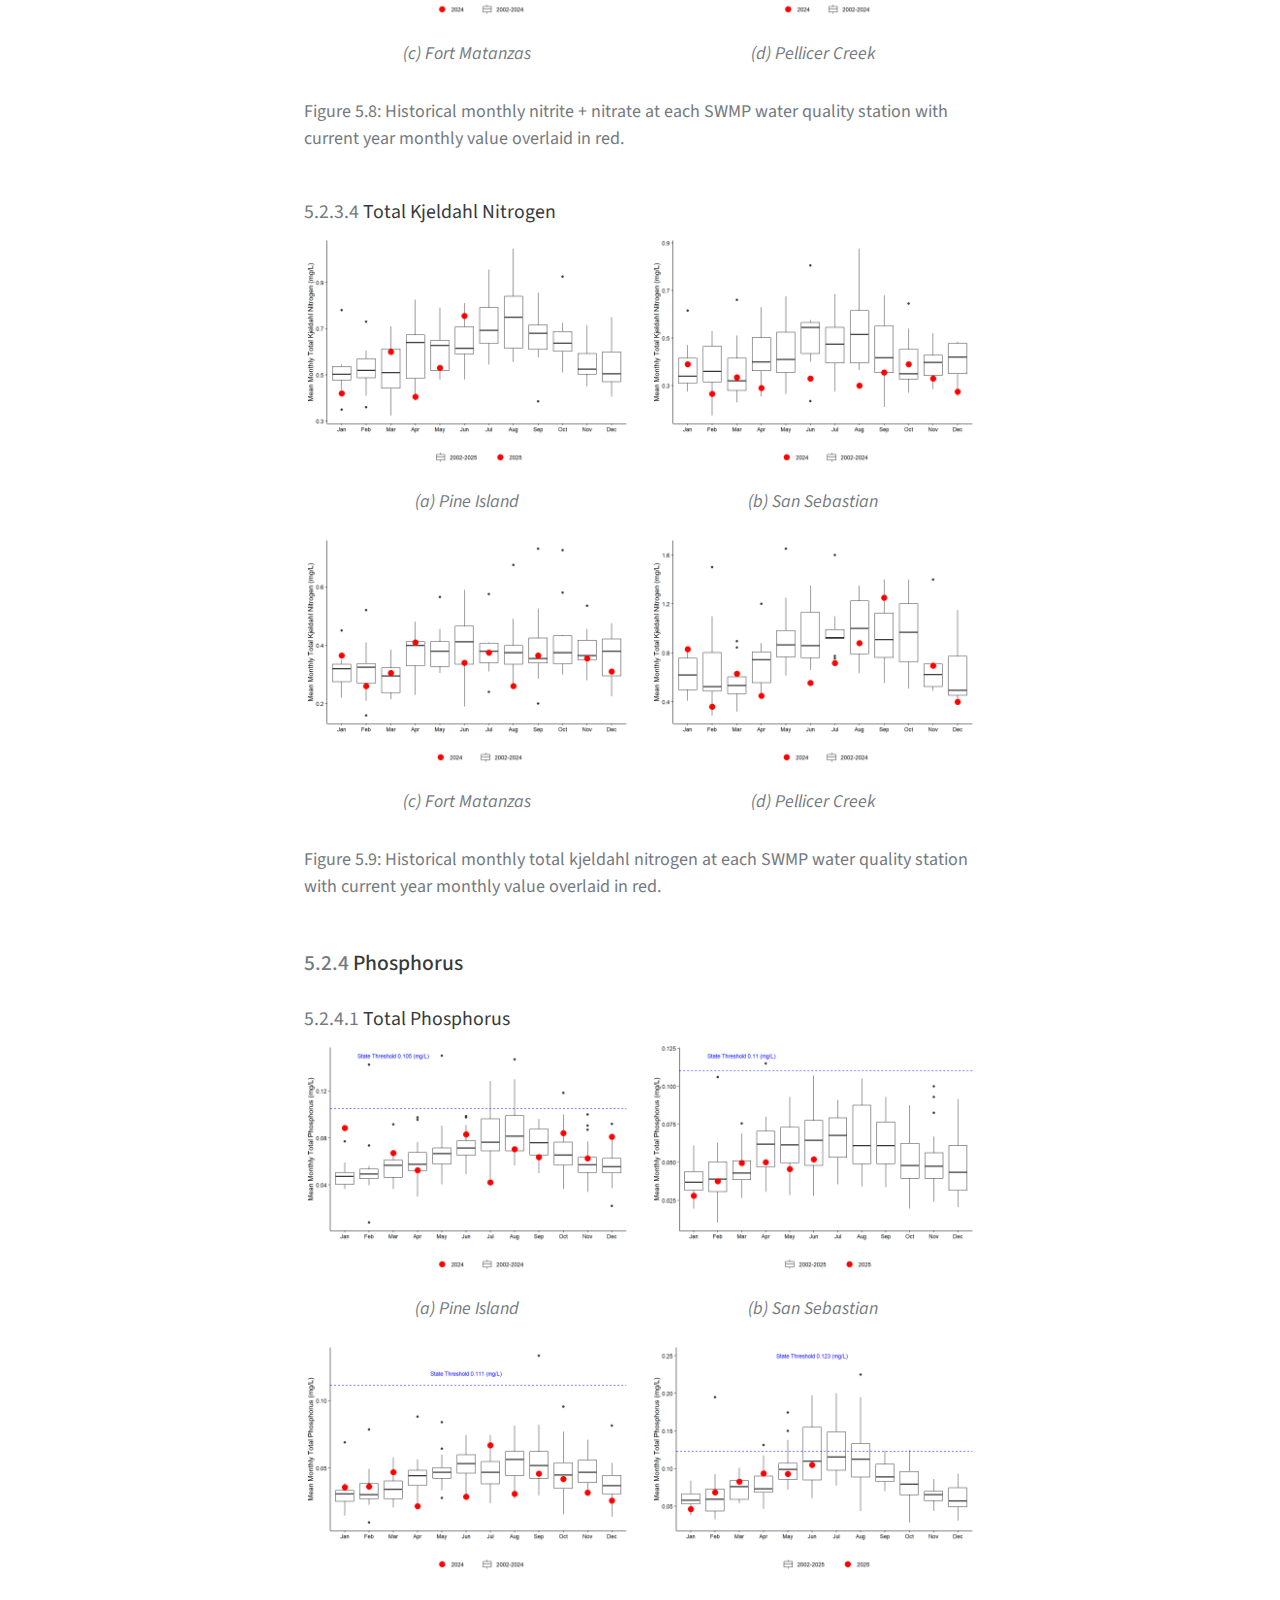
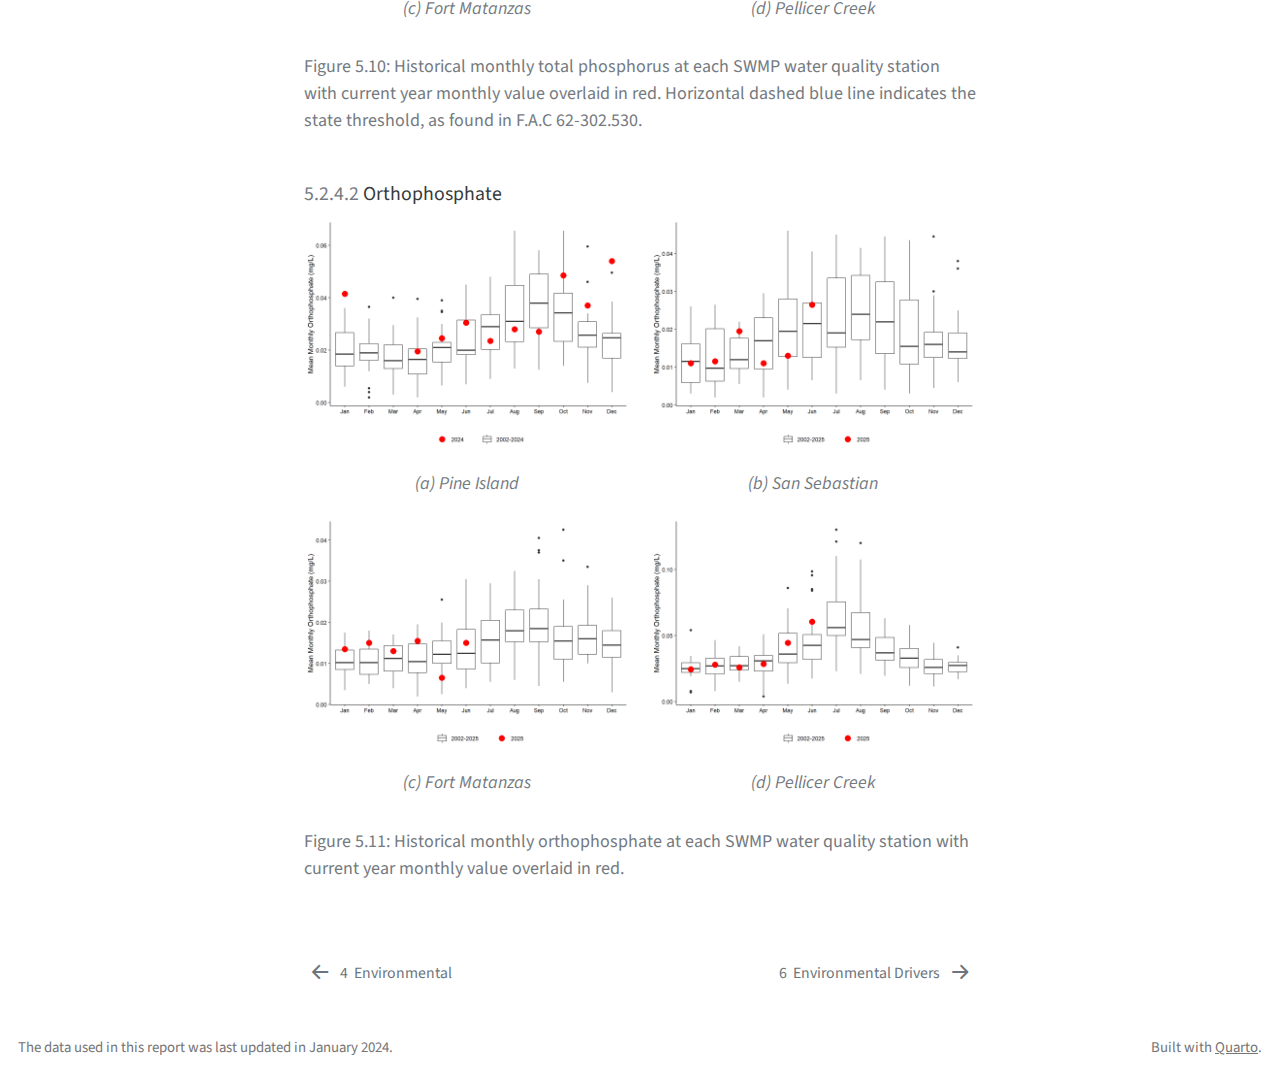
<file: docs/text/nut-indicators.html>
<!DOCTYPE html>
<html xmlns="http://www.w3.org/1999/xhtml" lang="en" xml:lang="en"><head>

<meta charset="utf-8">
<meta name="generator" content="quarto-1.5.57">

<meta name="viewport" content="width=device-width, initial-scale=1.0, user-scalable=yes">


<title>5&nbsp; Nutrient Indicators – 2024 Quarterly System-Wide Monitoring Program (SWMP) Report</title>
<style>
code{white-space: pre-wrap;}
span.smallcaps{font-variant: small-caps;}
div.columns{display: flex; gap: min(4vw, 1.5em);}
div.column{flex: auto; overflow-x: auto;}
div.hanging-indent{margin-left: 1.5em; text-indent: -1.5em;}
ul.task-list{list-style: none;}
ul.task-list li input[type="checkbox"] {
  width: 0.8em;
  margin: 0 0.8em 0.2em -1em; /* quarto-specific, see https://github.com/quarto-dev/quarto-cli/issues/4556 */ 
  vertical-align: middle;
}
</style>


<script src="../site_libs/quarto-nav/quarto-nav.js"></script>
<script src="../site_libs/quarto-nav/headroom.min.js"></script>
<script src="../site_libs/clipboard/clipboard.min.js"></script>
<script src="../site_libs/quarto-search/autocomplete.umd.js"></script>
<script src="../site_libs/quarto-search/fuse.min.js"></script>
<script src="../site_libs/quarto-search/quarto-search.js"></script>
<meta name="quarto:offset" content="../">
<link href="../text/environmental-drivers.html" rel="next">
<link href="../text/environmental.html" rel="prev">
<link href="../images/friends-logo.png" rel="icon" type="image/png">
<script src="../site_libs/quarto-html/quarto.js"></script>
<script src="../site_libs/quarto-html/popper.min.js"></script>
<script src="../site_libs/quarto-html/tippy.umd.min.js"></script>
<script src="../site_libs/quarto-html/anchor.min.js"></script>
<link href="../site_libs/quarto-html/tippy.css" rel="stylesheet">
<link href="../site_libs/quarto-html/quarto-syntax-highlighting.css" rel="stylesheet" id="quarto-text-highlighting-styles">
<script src="../site_libs/bootstrap/bootstrap.min.js"></script>
<link href="../site_libs/bootstrap/bootstrap-icons.css" rel="stylesheet">
<link href="../site_libs/bootstrap/bootstrap.min.css" rel="stylesheet" id="quarto-bootstrap" data-mode="light">
<script src="../site_libs/quarto-contrib/glightbox/glightbox.min.js"></script>
<link href="../site_libs/quarto-contrib/glightbox/glightbox.min.css" rel="stylesheet">
<link href="../site_libs/quarto-contrib/glightbox/lightbox.css" rel="stylesheet">
<script id="quarto-search-options" type="application/json">{
  "location": "sidebar",
  "copy-button": false,
  "collapse-after": 3,
  "panel-placement": "start",
  "type": "textbox",
  "limit": 50,
  "keyboard-shortcut": [
    "f",
    "/",
    "s"
  ],
  "show-item-context": false,
  "language": {
    "search-no-results-text": "No results",
    "search-matching-documents-text": "matching documents",
    "search-copy-link-title": "Copy link to search",
    "search-hide-matches-text": "Hide additional matches",
    "search-more-match-text": "more match in this document",
    "search-more-matches-text": "more matches in this document",
    "search-clear-button-title": "Clear",
    "search-text-placeholder": "",
    "search-detached-cancel-button-title": "Cancel",
    "search-submit-button-title": "Submit",
    "search-label": "Search"
  }
}</script>


</head>

<body class="nav-sidebar floating">

<div id="quarto-search-results"></div>
  <header id="quarto-header" class="headroom fixed-top">
  <nav class="quarto-secondary-nav">
    <div class="container-fluid d-flex">
      <button type="button" class="quarto-btn-toggle btn" data-bs-toggle="collapse" role="button" data-bs-target=".quarto-sidebar-collapse-item" aria-controls="quarto-sidebar" aria-expanded="false" aria-label="Toggle sidebar navigation" onclick="if (window.quartoToggleHeadroom) { window.quartoToggleHeadroom(); }">
        <i class="bi bi-layout-text-sidebar-reverse"></i>
      </button>
        <nav class="quarto-page-breadcrumbs" aria-label="breadcrumb"><ol class="breadcrumb"><li class="breadcrumb-item"><a href="../text/results.html">Results</a></li><li class="breadcrumb-item"><a href="../text/nut-indicators.html"><span class="chapter-number">5</span>&nbsp; <span class="chapter-title">Nutrient Indicators</span></a></li></ol></nav>
        <a class="flex-grow-1" role="navigation" data-bs-toggle="collapse" data-bs-target=".quarto-sidebar-collapse-item" aria-controls="quarto-sidebar" aria-expanded="false" aria-label="Toggle sidebar navigation" onclick="if (window.quartoToggleHeadroom) { window.quartoToggleHeadroom(); }">      
        </a>
      <button type="button" class="btn quarto-search-button" aria-label="Search" onclick="window.quartoOpenSearch();">
        <i class="bi bi-search"></i>
      </button>
    </div>
  </nav>
</header>
<!-- content -->
<div id="quarto-content" class="quarto-container page-columns page-rows-contents page-layout-article">
<!-- sidebar -->
  <nav id="quarto-sidebar" class="sidebar collapse collapse-horizontal quarto-sidebar-collapse-item sidebar-navigation floating overflow-auto">
    <div class="pt-lg-2 mt-2 text-left sidebar-header">
    <div class="sidebar-title mb-0 py-0">
      <a href="../">2024 Quarterly System-Wide Monitoring Program (SWMP) Report</a> 
        <div class="sidebar-tools-main">
    <a href="https://github.com/GTMNERR/swmp-quarter-report" title="Source Code" class="quarto-navigation-tool px-1" aria-label="Source Code"><i class="bi bi-github"></i></a>
    <div class="dropdown">
      <a href="" title="Share" id="quarto-navigation-tool-dropdown-0" class="quarto-navigation-tool dropdown-toggle px-1" data-bs-toggle="dropdown" aria-expanded="false" role="link" aria-label="Share"><i class="bi bi-share"></i></a>
      <ul class="dropdown-menu" aria-labelledby="quarto-navigation-tool-dropdown-0">
          <li>
            <a class="dropdown-item sidebar-tools-main-item" href="https://twitter.com/intent/tweet?url=|url|">
              <i class="bi bi-twitter pe-1"></i>
            Twitter
            </a>
          </li>
          <li>
            <a class="dropdown-item sidebar-tools-main-item" href="https://www.facebook.com/sharer/sharer.php?u=|url|">
              <i class="bi bi-facebook pe-1"></i>
            Facebook
            </a>
          </li>
      </ul>
    </div>
</div>
    </div>
      </div>
        <div class="mt-2 flex-shrink-0 align-items-center">
        <div class="sidebar-search">
        <div id="quarto-search" class="" title="Search"></div>
        </div>
        </div>
    <div class="sidebar-menu-container"> 
    <ul class="list-unstyled mt-1">
        <li class="sidebar-item">
  <div class="sidebar-item-container"> 
  <a href="../index.html" class="sidebar-item-text sidebar-link">
 <span class="menu-text">Citation</span></a>
  </div>
</li>
        <li class="sidebar-item sidebar-item-section">
      <div class="sidebar-item-container"> 
            <a href="../text/background.html" class="sidebar-item-text sidebar-link">
 <span class="menu-text">Background</span></a>
          <a class="sidebar-item-toggle text-start" data-bs-toggle="collapse" data-bs-target="#quarto-sidebar-section-1" role="navigation" aria-expanded="true" aria-label="Toggle section">
            <i class="bi bi-chevron-right ms-2"></i>
          </a> 
      </div>
      <ul id="quarto-sidebar-section-1" class="collapse list-unstyled sidebar-section depth1 show">  
          <li class="sidebar-item">
  <div class="sidebar-item-container"> 
  <a href="../text/sites.html" class="sidebar-item-text sidebar-link">
 <span class="menu-text"><span class="chapter-number">1</span>&nbsp; <span class="chapter-title">Sites</span></span></a>
  </div>
</li>
          <li class="sidebar-item">
  <div class="sidebar-item-container"> 
  <a href="../text/collection.html" class="sidebar-item-text sidebar-link">
 <span class="menu-text"><span class="chapter-number">2</span>&nbsp; <span class="chapter-title">Data Collection</span></span></a>
  </div>
</li>
          <li class="sidebar-item">
  <div class="sidebar-item-container"> 
  <a href="../text/qaqc.html" class="sidebar-item-text sidebar-link">
 <span class="menu-text"><span class="chapter-number">3</span>&nbsp; <span class="chapter-title">Quality Assurance/Quality Control (QA/QC)</span></span></a>
  </div>
</li>
      </ul>
  </li>
        <li class="sidebar-item sidebar-item-section">
      <div class="sidebar-item-container"> 
            <a href="../text/results.html" class="sidebar-item-text sidebar-link">
 <span class="menu-text">Results</span></a>
          <a class="sidebar-item-toggle text-start" data-bs-toggle="collapse" data-bs-target="#quarto-sidebar-section-2" role="navigation" aria-expanded="true" aria-label="Toggle section">
            <i class="bi bi-chevron-right ms-2"></i>
          </a> 
      </div>
      <ul id="quarto-sidebar-section-2" class="collapse list-unstyled sidebar-section depth1 show">  
          <li class="sidebar-item">
  <div class="sidebar-item-container"> 
  <a href="../text/environmental.html" class="sidebar-item-text sidebar-link">
 <span class="menu-text"><span class="chapter-number">4</span>&nbsp; <span class="chapter-title">Environmental</span></span></a>
  </div>
</li>
          <li class="sidebar-item">
  <div class="sidebar-item-container"> 
  <a href="../text/nut-indicators.html" class="sidebar-item-text sidebar-link active">
 <span class="menu-text"><span class="chapter-number">5</span>&nbsp; <span class="chapter-title">Nutrient Indicators</span></span></a>
  </div>
</li>
          <li class="sidebar-item">
  <div class="sidebar-item-container"> 
  <a href="../text/environmental-drivers.html" class="sidebar-item-text sidebar-link">
 <span class="menu-text"><span class="chapter-number">6</span>&nbsp; <span class="chapter-title">Environmental Drivers</span></span></a>
  </div>
</li>
          <li class="sidebar-item">
  <div class="sidebar-item-container"> 
  <a href="../text/misc-bac.html" class="sidebar-item-text sidebar-link">
 <span class="menu-text"><span class="chapter-number">7</span>&nbsp; <span class="chapter-title">Other Indicators</span></span></a>
  </div>
</li>
          <li class="sidebar-item">
  <div class="sidebar-item-container"> 
  <a href="../text/maintenance.html" class="sidebar-item-text sidebar-link">
 <span class="menu-text"><span class="chapter-number">8</span>&nbsp; <span class="chapter-title">Maintenance Notes</span></span></a>
  </div>
</li>
      </ul>
  </li>
        <li class="sidebar-item sidebar-item-section">
      <div class="sidebar-item-container"> 
            <a class="sidebar-item-text sidebar-link text-start" data-bs-toggle="collapse" data-bs-target="#quarto-sidebar-section-3" role="navigation" aria-expanded="true">
 <span class="menu-text">Appendices</span></a>
          <a class="sidebar-item-toggle text-start" data-bs-toggle="collapse" data-bs-target="#quarto-sidebar-section-3" role="navigation" aria-expanded="true" aria-label="Toggle section">
            <i class="bi bi-chevron-right ms-2"></i>
          </a> 
      </div>
      <ul id="quarto-sidebar-section-3" class="collapse list-unstyled sidebar-section depth1 show">  
          <li class="sidebar-item">
  <div class="sidebar-item-container"> 
  <a href="../text/a1-cmecs.html" class="sidebar-item-text sidebar-link">
 <span class="menu-text"><span class="chapter-number">A</span>&nbsp; <span class="chapter-title">Station Classifications</span></span></a>
  </div>
</li>
      </ul>
  </li>
    </ul>
    </div>
</nav>
<div id="quarto-sidebar-glass" class="quarto-sidebar-collapse-item" data-bs-toggle="collapse" data-bs-target=".quarto-sidebar-collapse-item"></div>
<!-- margin-sidebar -->
    <div id="quarto-margin-sidebar" class="sidebar margin-sidebar">
        <nav id="TOC" role="doc-toc" class="toc-active">
    <h2 id="toc-title">Table of contents</h2>
   
  <ul>
  <li><a href="#summary" id="toc-summary" class="nav-link active" data-scroll-target="#summary"><span class="header-section-number">5.1</span> Summary</a></li>
  <li><a href="#data" id="toc-data" class="nav-link" data-scroll-target="#data"><span class="header-section-number">5.2</span> Data</a>
  <ul class="collapse">
  <li><a href="#dissolved-oxygen" id="toc-dissolved-oxygen" class="nav-link" data-scroll-target="#dissolved-oxygen"><span class="header-section-number">5.2.1</span> Dissolved Oxygen</a></li>
  <li><a href="#chlorophyll-a" id="toc-chlorophyll-a" class="nav-link" data-scroll-target="#chlorophyll-a"><span class="header-section-number">5.2.2</span> Chlorophyll <em>a</em></a></li>
  <li><a href="#nitrogen" id="toc-nitrogen" class="nav-link" data-scroll-target="#nitrogen"><span class="header-section-number">5.2.3</span> Nitrogen</a></li>
  <li><a href="#phosphorus" id="toc-phosphorus" class="nav-link" data-scroll-target="#phosphorus"><span class="header-section-number">5.2.4</span> Phosphorus</a></li>
  </ul></li>
  </ul>
<div class="toc-actions"><ul><li><a href="https://github.com/GTMNERR/swmp-quarter-report/edit/main/text/nut-indicators.qmd" class="toc-action"><i class="bi bi-github"></i>Edit this page</a></li><li><a href="https://github.com/GTMNERR/swmp-quarter-report/blob/main/text/nut-indicators.qmd" class="toc-action"><i class="bi empty"></i>View source</a></li><li><a href="https://github.com/GTMNERR/swmp-quarter-report/issues/new" class="toc-action"><i class="bi empty"></i>Report an issue</a></li></ul></div></nav>
    </div>
<!-- main -->
<main class="content" id="quarto-document-content">

<header id="title-block-header" class="quarto-title-block default"><nav class="quarto-page-breadcrumbs quarto-title-breadcrumbs d-none d-lg-block" aria-label="breadcrumb"><ol class="breadcrumb"><li class="breadcrumb-item"><a href="../text/results.html">Results</a></li><li class="breadcrumb-item"><a href="../text/nut-indicators.html"><span class="chapter-number">5</span>&nbsp; <span class="chapter-title">Nutrient Indicators</span></a></li></ol></nav>
<div class="quarto-title">
<h1 class="title"><span class="chapter-number">5</span>&nbsp; <span class="chapter-title">Nutrient Indicators</span></h1>
</div>



<div class="quarto-title-meta">

    
  
    
  </div>
  


</header>


<p>The state thresholds used in chlorophyll <em>a</em>, total nitrogen, and total phosphorus visualizations come from Chapters 62-302 (Surface Water Quality Standards) and 62-303 (Identification of Impaired Surface Waters) of the Florida Administrative Code (F. A. C.).</p>
<div class="callout callout-style-default callout-note callout-titled">
<div class="callout-header d-flex align-content-center">
<div class="callout-icon-container">
<i class="callout-icon"></i>
</div>
<div class="callout-title-container flex-fill">
Access the Standards
</div>
</div>
<div class="callout-body-container callout-body">
<p>By visiting <a href="https://www.flrules.org/gateway/ruleno.asp?id=62-302.530">Florida Rules</a></p>
</div>
</div>
<section id="summary" class="level2" data-number="5.1">
<h2 data-number="5.1" class="anchored" data-anchor-id="summary"><span class="header-section-number">5.1</span> Summary</h2>
<p>Daily average dissolved oxygen values were mostly within or above their average ranges in 2024, and never fell below the 2 mg/L hypoxia threshold (<a href="#fig-do" class="quarto-xref">Figure&nbsp;<span>5.1</span></a>). Historically, dissolved oxygen values at Pine Island (<a href="#fig-do-pi-1" class="quarto-xref">Figure&nbsp;<span>5.2 (a)</span></a>) and Pellicer Creek (<a href="#fig-do-pc-1" class="quarto-xref">Figure&nbsp;<span>5.3 (a)</span></a>) frequently fell below the 2 mg/L hypoxia threshold during the third and fourth quarters. Data for 2024 follows the same trend, falling below threshold from August to October for both sites ((<a href="#fig-do-pi-2" class="quarto-xref">Figure&nbsp;<span>5.2 (b)</span></a>; <a href="#fig-do-pc-2" class="quarto-xref">Figure&nbsp;<span>5.3 (b)</span></a>).</p>
<p>Pellicer Creek is located within a waterbody with known impairments for dissolved oxygen, chlorophyll a, and fecal coliform bacteria. As such, this station frequently experiences low dissolved oxygen values, particularly in the summer months (<a href="#fig-do-pc" class="quarto-xref">Figure&nbsp;<span>5.3</span></a>). Dissolved oxygen at Pine Island has been uncharacteristically low in the past two years (<a href="#fig-do-pi" class="quarto-xref">Figure&nbsp;<span>5.2</span></a>).</p>
<p>Chlorophyll <em>a</em> values were often higher than average at all stations this year, especially at Pine Island and San Sebastian (<a href="#fig-chla-boxplots" class="quarto-xref">Figure&nbsp;<span>5.4</span></a>). However, Pine Island data for quarter 4 were closer to average and fell below the state threshold for that waterbody (6.6 μg/L) each month. The annual geometric mean (AGM) chlorophyll <em>a</em> values were above the state threshold levels at all stations except for Fort Matanzas (<a href="#fig-chla-agm" class="quarto-xref">Figure&nbsp;<span>5.5</span></a>).</p>
<p>Total Nitrogen (TN) is calculated by adding Total Kjeldahl Nitrogen, Nitrate and Nitrite. It accounts for the inorganic nitrogen fraction as well as larger pools of organic bioavailable forms. Several of the nitrate and nitrite values fell below the Florida Department of Environmental Protection Central Lab’s minimum detection limit; therefore, TN monthly concentration means were unable to be calculated for multiple months across all stations (<a href="#fig-tn-boxplots" class="quarto-xref">Figure&nbsp;<span>5.6</span></a>). This was especially true at Fort Matanzas, which has the least amount of TN data (<a href="#fig-tn-boxplots-3" class="quarto-xref">Figure&nbsp;<span>5.6 (c)</span></a>). The mean monthly TN values for all months in 2024 fell below the state threshold for their respective waterbodies at San Sebastian and Fort Matanzas (<a href="#fig-tn-boxplots-2" class="quarto-xref">Figure&nbsp;<span>5.6 (b)</span></a>; <a href="#fig-tn-boxplots-3" class="quarto-xref">Figure&nbsp;<span>5.6 (c)</span></a>). The majority of Pine Island’s 2024 mean monthly TN concentrations were above the state threshold, while only September’s concentration was higher than the state threshold at Pellicer Creek (<a href="#fig-tn-boxplots-1" class="quarto-xref">Figure&nbsp;<span>5.6 (a)</span></a>; <a href="#fig-tn-boxplots-4" class="quarto-xref">Figure&nbsp;<span>5.6 (d)</span></a>).</p>
<p>Ammonium (NH4) is directly measured in our samples and is a key inorganic nutrient assimilated by phytoplankton in primary production. NH4 concentrations for 2024 were near or below monthly means most of year at all four stations (<a href="#fig-nh4-boxplots" class="quarto-xref">Figure&nbsp;<span>5.7</span></a>). Concentrations were notably above average at Fort Matanzas in September (<a href="#fig-nh4-boxplots-3" class="quarto-xref">Figure&nbsp;<span>5.7 (c)</span></a>), Pellicer Creek in August and September (<a href="#fig-nh4-boxplots-4" class="quarto-xref">Figure&nbsp;<span>5.7 (d)</span></a>), and Pine Island in December (<a href="#fig-nh4-boxplots-1" class="quarto-xref">Figure&nbsp;<span>5.7 (a)</span></a>).</p>
<p>Nitrite + Nitrate (NO23) concentrations for 2024 were near or above the monthly mean at Pine Island for most of the year, with the last quarter having all three months within or greater than the highest quartile (<a href="#fig-no23-boxplots-1" class="quarto-xref">Figure&nbsp;<span>5.8 (a)</span></a>). Concentrations were especially high in January and October at Pine Island, January at San Sebastian, and October at Pellicer Creek (<a href="#fig-no23-boxplots-1" class="quarto-xref">Figure&nbsp;<span>5.8 (a)</span></a>; <a href="#fig-no23-boxplots-2" class="quarto-xref">Figure&nbsp;<span>5.8 (b)</span></a>; <a href="#fig-no23-boxplots-4" class="quarto-xref">Figure&nbsp;<span>5.8 (d)</span></a>).</p>
<p>Total Kjeldahl Nitrogen (TKN) is the total concentration of organic nitrogen and ammonia and is directly measured in our samples. TKN concentrations in 2024 were highly variable and frequently deviated from the historical monthly means at all sites <a href="#fig-tkn-boxplots" class="quarto-xref">Figure&nbsp;<span>5.9</span></a>). Pine Island concentrations were notably higher than historical average in January, March, and October, while notably lower than average in July ((<a href="#fig-tkn-boxplots-1" class="quarto-xref">Figure&nbsp;<span>5.9 (a)</span></a>). San Sebastian had respectively low monthly concentrations in February, April, June, August and December (<a href="#fig-tkn-boxplots-2" class="quarto-xref">Figure&nbsp;<span>5.9 (b)</span></a>). January was relatively higher than average at Fort Matanzas, while June, August and December were significantly lower than historical concentration means (<a href="#fig-tkn-boxplots-3" class="quarto-xref">Figure&nbsp;<span>5.9 (c)</span></a>). Pellicer Creek had significant high and low concentrations throughout the year with very few close to historical averages (<a href="#fig-tkn-boxplots-4" class="quarto-xref">Figure&nbsp;<span>5.9 (d)</span></a>).</p>
<p>Total phosphorus (TP) concentrations were below the state threshold at all stations for each month with available concentrations during 2024 (<a href="#fig-tp-boxplots" class="quarto-xref">Figure&nbsp;<span>5.10</span></a>). Pine Island had highly variable mean monthly concentrations with most months being notably higher or lower than average (<a href="#fig-tp-boxplots-1" class="quarto-xref">Figure&nbsp;<span>5.10 (a)</span></a>). Pellicer Creek concentrations were largely below average for 2024, with only January having an average value, and September and October being above average (<a href="#fig-tp-boxplots-4" class="quarto-xref">Figure&nbsp;<span>5.10 (d)</span></a>). Most monthly concentrations at San Sebastian were significantly less than average, except for an above average January and an average March (<a href="#fig-tp-boxplots-2" class="quarto-xref">Figure&nbsp;<span>5.10 (b)</span></a>). Fort Matanzas concentrations fell mostly below average, while quarter 1 and July were above average. (<a href="#fig-tp-boxplots-2" class="quarto-xref">Figure&nbsp;<span>5.10 (b)</span></a>; <a href="#fig-tp-boxplots-3" class="quarto-xref">Figure&nbsp;<span>5.10 (c)</span></a>).</p>
<p>Pine Island orthophosphate concentrations were relatively stable from April to September in 2024, though they fell both above and below historical monthly averages, while January and all of quarter 4 had significantly higher monthly averages (<a href="#fig-po4-boxplots-1" class="quarto-xref">Figure&nbsp;<span>5.11 (a)</span></a>). April – October at San Sebastian had significantly below-average monthly means, with February- March and November- December being near historical average, and January well above historical average (<a href="#fig-po4-boxplots-2" class="quarto-xref">Figure&nbsp;<span>5.11 (b)</span></a>). Pellicer Creek had a steady monthly mean increase from April to October of 2024 with concentrations falling below average for all except September- October. Quarter 1 concentrations were relatively high (January and March) and low (February), while November and December’s concentrations fell just above historical mean (<a href="#fig-po4-boxplots-4" class="quarto-xref">Figure&nbsp;<span>5.11 (d)</span></a>). Fort Matanzas had the most highly variable mean monthly concentrations, with only October being near average and all other months falling higher or lower than historical data (<a href="#fig-po4-boxplots-3" class="quarto-xref">Figure&nbsp;<span>5.11 (c)</span></a>).</p>
</section>
<section id="data" class="level2" data-number="5.2">
<h2 data-number="5.2" class="anchored" data-anchor-id="data"><span class="header-section-number">5.2</span> Data</h2>
<section id="dissolved-oxygen" class="level3" data-number="5.2.1">
<h3 data-number="5.2.1" class="anchored" data-anchor-id="dissolved-oxygen"><span class="header-section-number">5.2.1</span> Dissolved Oxygen</h3>
<div id="fig-do" class="quarto-layout-panel">
<figure class="quarto-float quarto-float-fig figure">
<div aria-describedby="fig-do-caption-0ceaefa1-69ba-4598-a22c-09a6ac19f8ca">
<div class="quarto-layout-row">
<div class="cell-output-display quarto-layout-cell-subref quarto-layout-cell" data-ref-parent="fig-do" style="flex-basis: 50.0%;justify-content: flex-start;">
<div id="fig-do-1" class="quarto-float quarto-figure quarto-figure-center anchored">
<figure class="quarto-float quarto-subfloat-fig figure">
<div aria-describedby="fig-do-1-caption-0ceaefa1-69ba-4598-a22c-09a6ac19f8ca">
<a href="nut-indicators_files/figure-html/fig-do-1.png" class="lightbox" data-gallery="fig-do" title="Figure&nbsp;5.1&nbsp;(a): Pine Island"><img src="nut-indicators_files/figure-html/fig-do-1.png" class="img-fluid figure-img" data-ref-parent="fig-do" width="672"></a>
</div>
<figcaption class="quarto-float-caption-bottom quarto-subfloat-caption quarto-subfloat-fig" id="fig-do-1-caption-0ceaefa1-69ba-4598-a22c-09a6ac19f8ca">
(a) Pine Island
</figcaption>
</figure>
</div>
</div>
<div class="cell-output-display quarto-layout-cell-subref quarto-layout-cell" data-ref-parent="fig-do" style="flex-basis: 50.0%;justify-content: flex-start;">
<div id="fig-do-2" class="quarto-float quarto-figure quarto-figure-center anchored">
<figure class="quarto-float quarto-subfloat-fig figure">
<div aria-describedby="fig-do-2-caption-0ceaefa1-69ba-4598-a22c-09a6ac19f8ca">
<a href="nut-indicators_files/figure-html/fig-do-2.png" class="lightbox" data-gallery="fig-do" title="Figure&nbsp;5.1&nbsp;(b): San Sebastian"><img src="nut-indicators_files/figure-html/fig-do-2.png" class="img-fluid figure-img" data-ref-parent="fig-do" width="672"></a>
</div>
<figcaption class="quarto-float-caption-bottom quarto-subfloat-caption quarto-subfloat-fig" id="fig-do-2-caption-0ceaefa1-69ba-4598-a22c-09a6ac19f8ca">
(b) San Sebastian
</figcaption>
</figure>
</div>
</div>
</div>
<div class="quarto-layout-row">
<div class="cell-output-display quarto-layout-cell-subref quarto-layout-cell" data-ref-parent="fig-do" style="flex-basis: 50.0%;justify-content: flex-start;">
<div id="fig-do-3" class="quarto-float quarto-figure quarto-figure-center anchored">
<figure class="quarto-float quarto-subfloat-fig figure">
<div aria-describedby="fig-do-3-caption-0ceaefa1-69ba-4598-a22c-09a6ac19f8ca">
<a href="nut-indicators_files/figure-html/fig-do-3.png" class="lightbox" data-gallery="fig-do" title="Figure&nbsp;5.1&nbsp;(c): Fort Matanzas"><img src="nut-indicators_files/figure-html/fig-do-3.png" class="img-fluid figure-img" data-ref-parent="fig-do" width="672"></a>
</div>
<figcaption class="quarto-float-caption-bottom quarto-subfloat-caption quarto-subfloat-fig" id="fig-do-3-caption-0ceaefa1-69ba-4598-a22c-09a6ac19f8ca">
(c) Fort Matanzas
</figcaption>
</figure>
</div>
</div>
<div class="cell-output-display quarto-layout-cell-subref quarto-layout-cell" data-ref-parent="fig-do" style="flex-basis: 50.0%;justify-content: flex-start;">
<div id="fig-do-4" class="quarto-float quarto-figure quarto-figure-center anchored">
<figure class="quarto-float quarto-subfloat-fig figure">
<div aria-describedby="fig-do-4-caption-0ceaefa1-69ba-4598-a22c-09a6ac19f8ca">
<a href="nut-indicators_files/figure-html/fig-do-4.png" class="lightbox" data-gallery="fig-do" title="Figure&nbsp;5.1&nbsp;(d): Pellicer Creek"><img src="nut-indicators_files/figure-html/fig-do-4.png" class="img-fluid figure-img" data-ref-parent="fig-do" width="672"></a>
</div>
<figcaption class="quarto-float-caption-bottom quarto-subfloat-caption quarto-subfloat-fig" id="fig-do-4-caption-0ceaefa1-69ba-4598-a22c-09a6ac19f8ca">
(d) Pellicer Creek
</figcaption>
</figure>
</div>
</div>
</div>
</div>
<figcaption class="quarto-float-caption-bottom quarto-float-caption quarto-float-fig" id="fig-do-caption-0ceaefa1-69ba-4598-a22c-09a6ac19f8ca">
Figure&nbsp;5.1: Historical daily range of dissolved oxygen at each SWMP water quality station with current year daily average overlaid in blue. Horizontal dashed red line indicates 2mg/L hypoxia threshold.
</figcaption>
</figure>
</div>
<p>#Dissolved oxygen at Pine Island has been uncharacteristically low in the past two years.</p>
<div id="fig-do-pi" class="quarto-layout-panel">
<figure class="quarto-float quarto-float-fig figure">
<div aria-describedby="fig-do-pi-caption-0ceaefa1-69ba-4598-a22c-09a6ac19f8ca">
<div class="quarto-layout-row">
<div class="cell-output-display quarto-layout-cell-subref quarto-layout-cell" data-ref-parent="fig-do-pi" style="flex-basis: 50.0%;justify-content: flex-start;">
<div id="fig-do-pi-1" class="quarto-float quarto-figure quarto-figure-center anchored">
<figure class="quarto-float quarto-subfloat-fig figure">
<div aria-describedby="fig-do-pi-1-caption-0ceaefa1-69ba-4598-a22c-09a6ac19f8ca">
<a href="nut-indicators_files/figure-html/fig-do-pi-1.png" class="lightbox" data-gallery="fig-do-pi" title="Figure&nbsp;5.2&nbsp;(a): For the past five years"><img src="nut-indicators_files/figure-html/fig-do-pi-1.png" class="img-fluid figure-img" data-ref-parent="fig-do-pi" width="672"></a>
</div>
<figcaption class="quarto-float-caption-bottom quarto-subfloat-caption quarto-subfloat-fig" id="fig-do-pi-1-caption-0ceaefa1-69ba-4598-a22c-09a6ac19f8ca">
(a) For the past five years
</figcaption>
</figure>
</div>
</div>
<div class="cell-output-display quarto-layout-cell-subref quarto-layout-cell" data-ref-parent="fig-do-pi" style="flex-basis: 50.0%;justify-content: flex-start;">
<div id="fig-do-pi-2" class="quarto-float quarto-figure quarto-figure-center anchored">
<figure class="quarto-float quarto-subfloat-fig figure">
<div aria-describedby="fig-do-pi-2-caption-0ceaefa1-69ba-4598-a22c-09a6ac19f8ca">
<a href="nut-indicators_files/figure-html/fig-do-pi-2.png" class="lightbox" data-gallery="fig-do-pi" title="Figure&nbsp;5.2&nbsp;(b): For the current 2025 year"><img src="nut-indicators_files/figure-html/fig-do-pi-2.png" class="img-fluid figure-img" data-ref-parent="fig-do-pi" width="672"></a>
</div>
<figcaption class="quarto-float-caption-bottom quarto-subfloat-caption quarto-subfloat-fig" id="fig-do-pi-2-caption-0ceaefa1-69ba-4598-a22c-09a6ac19f8ca">
(b) For the current 2025 year
</figcaption>
</figure>
</div>
</div>
</div>
</div>
<figcaption class="quarto-float-caption-bottom quarto-float-caption quarto-float-fig" id="fig-do-pi-caption-0ceaefa1-69ba-4598-a22c-09a6ac19f8ca">
Figure&nbsp;5.2: Continuous dissolved oxygen at Pine Island with monthly average overlaid in solid gray line. Conditions are indicated as good when above 5 mg/L, fair between 2 and 5 mg/L, and poor if less than 2 mg/L.
</figcaption>
</figure>
</div>
<p>#Pellicer Creek is located within a waterbody with known impairments for dissolved oxygen, chlorophyll <em>a</em>, and fecal coliform bacteria. As such, this station frequently experiences low dissolved oxygen values, particularly in the summer months (<a href="#fig-do-pc" class="quarto-xref">Figure&nbsp;<span>5.3</span></a>).</p>
<div id="fig-do-pc" class="quarto-layout-panel">
<figure class="quarto-float quarto-float-fig figure">
<div aria-describedby="fig-do-pc-caption-0ceaefa1-69ba-4598-a22c-09a6ac19f8ca">
<div class="quarto-layout-row">
<div class="cell-output-display quarto-layout-cell-subref quarto-layout-cell" data-ref-parent="fig-do-pc" style="flex-basis: 50.0%;justify-content: flex-start;">
<div id="fig-do-pc-1" class="quarto-float quarto-figure quarto-figure-center anchored">
<figure class="quarto-float quarto-subfloat-fig figure">
<div aria-describedby="fig-do-pc-1-caption-0ceaefa1-69ba-4598-a22c-09a6ac19f8ca">
<a href="nut-indicators_files/figure-html/fig-do-pc-1.png" class="lightbox" data-gallery="fig-do-pc" title="Figure&nbsp;5.3&nbsp;(a): For the past five years"><img src="nut-indicators_files/figure-html/fig-do-pc-1.png" class="img-fluid figure-img" data-ref-parent="fig-do-pc" width="672"></a>
</div>
<figcaption class="quarto-float-caption-bottom quarto-subfloat-caption quarto-subfloat-fig" id="fig-do-pc-1-caption-0ceaefa1-69ba-4598-a22c-09a6ac19f8ca">
(a) For the past five years
</figcaption>
</figure>
</div>
</div>
<div class="cell-output-display quarto-layout-cell-subref quarto-layout-cell" data-ref-parent="fig-do-pc" style="flex-basis: 50.0%;justify-content: flex-start;">
<div id="fig-do-pc-2" class="quarto-float quarto-figure quarto-figure-center anchored">
<figure class="quarto-float quarto-subfloat-fig figure">
<div aria-describedby="fig-do-pc-2-caption-0ceaefa1-69ba-4598-a22c-09a6ac19f8ca">
<a href="nut-indicators_files/figure-html/fig-do-pc-2.png" class="lightbox" data-gallery="fig-do-pc" title="Figure&nbsp;5.3&nbsp;(b): For the current 2025 year"><img src="nut-indicators_files/figure-html/fig-do-pc-2.png" class="img-fluid figure-img" data-ref-parent="fig-do-pc" width="672"></a>
</div>
<figcaption class="quarto-float-caption-bottom quarto-subfloat-caption quarto-subfloat-fig" id="fig-do-pc-2-caption-0ceaefa1-69ba-4598-a22c-09a6ac19f8ca">
(b) For the current 2025 year
</figcaption>
</figure>
</div>
</div>
</div>
</div>
<figcaption class="quarto-float-caption-bottom quarto-float-caption quarto-float-fig" id="fig-do-pc-caption-0ceaefa1-69ba-4598-a22c-09a6ac19f8ca">
Figure&nbsp;5.3: Continuous dissolved oxygen at Pellicer Creek with monthly average overlaid in solid gray line. Conditions are indicated as good when above 5 mg/L, fair between 2 and 5 mg/L, and poor if less than 2 mg/L.
</figcaption>
</figure>
</div>
</section>
<section id="chlorophyll-a" class="level3" data-number="5.2.2">
<h3 data-number="5.2.2" class="anchored" data-anchor-id="chlorophyll-a"><span class="header-section-number">5.2.2</span> Chlorophyll <em>a</em></h3>
<div id="fig-chla-boxplots" class="quarto-layout-panel">
<figure class="quarto-float quarto-float-fig figure">
<div aria-describedby="fig-chla-boxplots-caption-0ceaefa1-69ba-4598-a22c-09a6ac19f8ca">
<div class="quarto-layout-row">
<div class="cell-output-display quarto-layout-cell-subref quarto-layout-cell" data-ref-parent="fig-chla-boxplots" style="flex-basis: 50.0%;justify-content: flex-start;">
<div id="fig-chla-boxplots-1" class="quarto-float quarto-figure quarto-figure-center anchored">
<figure class="quarto-float quarto-subfloat-fig figure">
<div aria-describedby="fig-chla-boxplots-1-caption-0ceaefa1-69ba-4598-a22c-09a6ac19f8ca">
<a href="nut-indicators_files/figure-html/fig-chla-boxplots-1.png" class="lightbox" data-gallery="fig-chla-boxplots" title="Figure&nbsp;5.4&nbsp;(a): Pine Island"><img src="nut-indicators_files/figure-html/fig-chla-boxplots-1.png" class="img-fluid figure-img" data-ref-parent="fig-chla-boxplots" width="672"></a>
</div>
<figcaption class="quarto-float-caption-bottom quarto-subfloat-caption quarto-subfloat-fig" id="fig-chla-boxplots-1-caption-0ceaefa1-69ba-4598-a22c-09a6ac19f8ca">
(a) Pine Island
</figcaption>
</figure>
</div>
</div>
<div class="cell-output-display quarto-layout-cell-subref quarto-layout-cell" data-ref-parent="fig-chla-boxplots" style="flex-basis: 50.0%;justify-content: flex-start;">
<div id="fig-chla-boxplots-2" class="quarto-float quarto-figure quarto-figure-center anchored">
<figure class="quarto-float quarto-subfloat-fig figure">
<div aria-describedby="fig-chla-boxplots-2-caption-0ceaefa1-69ba-4598-a22c-09a6ac19f8ca">
<a href="nut-indicators_files/figure-html/fig-chla-boxplots-2.png" class="lightbox" data-gallery="fig-chla-boxplots" title="Figure&nbsp;5.4&nbsp;(b): San Sebastian"><img src="nut-indicators_files/figure-html/fig-chla-boxplots-2.png" class="img-fluid figure-img" data-ref-parent="fig-chla-boxplots" width="672"></a>
</div>
<figcaption class="quarto-float-caption-bottom quarto-subfloat-caption quarto-subfloat-fig" id="fig-chla-boxplots-2-caption-0ceaefa1-69ba-4598-a22c-09a6ac19f8ca">
(b) San Sebastian
</figcaption>
</figure>
</div>
</div>
</div>
<div class="quarto-layout-row">
<div class="cell-output-display quarto-layout-cell-subref quarto-layout-cell" data-ref-parent="fig-chla-boxplots" style="flex-basis: 50.0%;justify-content: flex-start;">
<div id="fig-chla-boxplots-3" class="quarto-float quarto-figure quarto-figure-center anchored">
<figure class="quarto-float quarto-subfloat-fig figure">
<div aria-describedby="fig-chla-boxplots-3-caption-0ceaefa1-69ba-4598-a22c-09a6ac19f8ca">
<a href="nut-indicators_files/figure-html/fig-chla-boxplots-3.png" class="lightbox" data-gallery="fig-chla-boxplots" title="Figure&nbsp;5.4&nbsp;(c): Fort Matanzas"><img src="nut-indicators_files/figure-html/fig-chla-boxplots-3.png" class="img-fluid figure-img" data-ref-parent="fig-chla-boxplots" width="672"></a>
</div>
<figcaption class="quarto-float-caption-bottom quarto-subfloat-caption quarto-subfloat-fig" id="fig-chla-boxplots-3-caption-0ceaefa1-69ba-4598-a22c-09a6ac19f8ca">
(c) Fort Matanzas
</figcaption>
</figure>
</div>
</div>
<div class="cell-output-display quarto-layout-cell-subref quarto-layout-cell" data-ref-parent="fig-chla-boxplots" style="flex-basis: 50.0%;justify-content: flex-start;">
<div id="fig-chla-boxplots-4" class="quarto-float quarto-figure quarto-figure-center anchored">
<figure class="quarto-float quarto-subfloat-fig figure">
<div aria-describedby="fig-chla-boxplots-4-caption-0ceaefa1-69ba-4598-a22c-09a6ac19f8ca">
<a href="nut-indicators_files/figure-html/fig-chla-boxplots-4.png" class="lightbox" data-gallery="fig-chla-boxplots" title="Figure&nbsp;5.4&nbsp;(d): Pellicer Creek"><img src="nut-indicators_files/figure-html/fig-chla-boxplots-4.png" class="img-fluid figure-img" data-ref-parent="fig-chla-boxplots" width="672"></a>
</div>
<figcaption class="quarto-float-caption-bottom quarto-subfloat-caption quarto-subfloat-fig" id="fig-chla-boxplots-4-caption-0ceaefa1-69ba-4598-a22c-09a6ac19f8ca">
(d) Pellicer Creek
</figcaption>
</figure>
</div>
</div>
</div>
</div>
<figcaption class="quarto-float-caption-bottom quarto-float-caption quarto-float-fig" id="fig-chla-boxplots-caption-0ceaefa1-69ba-4598-a22c-09a6ac19f8ca">
Figure&nbsp;5.4: Historical monthly chlorophyll <em>a</em> at each SWMP water quality station with current year monthly value overlaid in red. Horizontal dashed blue line indicates the state threshold, as found in F.A.C 62-302.530.
</figcaption>
</figure>
</div>
<div id="fig-chla-agm" class="quarto-layout-panel">
<figure class="quarto-float quarto-float-fig figure">
<div aria-describedby="fig-chla-agm-caption-0ceaefa1-69ba-4598-a22c-09a6ac19f8ca">
<div class="quarto-layout-row">
<div class="cell-output-display quarto-layout-cell-subref quarto-layout-cell" data-ref-parent="fig-chla-agm" style="flex-basis: 50.0%;justify-content: flex-start;">
<div id="fig-chla-agm-1" class="quarto-float quarto-figure quarto-figure-center anchored">
<figure class="quarto-float quarto-subfloat-fig figure">
<div aria-describedby="fig-chla-agm-1-caption-0ceaefa1-69ba-4598-a22c-09a6ac19f8ca">
<a href="nut-indicators_files/figure-html/fig-chla-agm-1.png" class="lightbox" data-gallery="fig-chla-agm" title="Figure&nbsp;5.5&nbsp;(a): Pine Island"><img src="nut-indicators_files/figure-html/fig-chla-agm-1.png" class="img-fluid figure-img" data-ref-parent="fig-chla-agm" width="672"></a>
</div>
<figcaption class="quarto-float-caption-bottom quarto-subfloat-caption quarto-subfloat-fig" id="fig-chla-agm-1-caption-0ceaefa1-69ba-4598-a22c-09a6ac19f8ca">
(a) Pine Island
</figcaption>
</figure>
</div>
</div>
<div class="cell-output-display quarto-layout-cell-subref quarto-layout-cell" data-ref-parent="fig-chla-agm" style="flex-basis: 50.0%;justify-content: flex-start;">
<div id="fig-chla-agm-2" class="quarto-float quarto-figure quarto-figure-center anchored">
<figure class="quarto-float quarto-subfloat-fig figure">
<div aria-describedby="fig-chla-agm-2-caption-0ceaefa1-69ba-4598-a22c-09a6ac19f8ca">
<a href="nut-indicators_files/figure-html/fig-chla-agm-2.png" class="lightbox" data-gallery="fig-chla-agm" title="Figure&nbsp;5.5&nbsp;(b): San Sebastian"><img src="nut-indicators_files/figure-html/fig-chla-agm-2.png" class="img-fluid figure-img" data-ref-parent="fig-chla-agm" width="672"></a>
</div>
<figcaption class="quarto-float-caption-bottom quarto-subfloat-caption quarto-subfloat-fig" id="fig-chla-agm-2-caption-0ceaefa1-69ba-4598-a22c-09a6ac19f8ca">
(b) San Sebastian
</figcaption>
</figure>
</div>
</div>
</div>
<div class="quarto-layout-row">
<div class="cell-output-display quarto-layout-cell-subref quarto-layout-cell" data-ref-parent="fig-chla-agm" style="flex-basis: 50.0%;justify-content: flex-start;">
<div id="fig-chla-agm-3" class="quarto-float quarto-figure quarto-figure-center anchored">
<figure class="quarto-float quarto-subfloat-fig figure">
<div aria-describedby="fig-chla-agm-3-caption-0ceaefa1-69ba-4598-a22c-09a6ac19f8ca">
<a href="nut-indicators_files/figure-html/fig-chla-agm-3.png" class="lightbox" data-gallery="fig-chla-agm" title="Figure&nbsp;5.5&nbsp;(c): Fort Matanzas"><img src="nut-indicators_files/figure-html/fig-chla-agm-3.png" class="img-fluid figure-img" data-ref-parent="fig-chla-agm" width="672"></a>
</div>
<figcaption class="quarto-float-caption-bottom quarto-subfloat-caption quarto-subfloat-fig" id="fig-chla-agm-3-caption-0ceaefa1-69ba-4598-a22c-09a6ac19f8ca">
(c) Fort Matanzas
</figcaption>
</figure>
</div>
</div>
<div class="cell-output-display quarto-layout-cell-subref quarto-layout-cell" data-ref-parent="fig-chla-agm" style="flex-basis: 50.0%;justify-content: flex-start;">
<div id="fig-chla-agm-4" class="quarto-float quarto-figure quarto-figure-center anchored">
<figure class="quarto-float quarto-subfloat-fig figure">
<div aria-describedby="fig-chla-agm-4-caption-0ceaefa1-69ba-4598-a22c-09a6ac19f8ca">
<a href="nut-indicators_files/figure-html/fig-chla-agm-4.png" class="lightbox" data-gallery="fig-chla-agm" title="Figure&nbsp;5.5&nbsp;(d): Pellicer Creek"><img src="nut-indicators_files/figure-html/fig-chla-agm-4.png" class="img-fluid figure-img" data-ref-parent="fig-chla-agm" width="672"></a>
</div>
<figcaption class="quarto-float-caption-bottom quarto-subfloat-caption quarto-subfloat-fig" id="fig-chla-agm-4-caption-0ceaefa1-69ba-4598-a22c-09a6ac19f8ca">
(d) Pellicer Creek
</figcaption>
</figure>
</div>
</div>
</div>
</div>
<figcaption class="quarto-float-caption-bottom quarto-float-caption quarto-float-fig" id="fig-chla-agm-caption-0ceaefa1-69ba-4598-a22c-09a6ac19f8ca">
Figure&nbsp;5.5: Annual geometric means of monthly chlorophyll <em>a</em> at each SWMP water quality station. Horizontal dashed blue line indicates the state threshold, as found in F.A.C 62-302.530. Values exceeding the threshold are indicated in red. The 2025 value is based upon data to date and does not equal an entire year of data.
</figcaption>
</figure>
</div>
</section>
<section id="nitrogen" class="level3" data-number="5.2.3">
<h3 data-number="5.2.3" class="anchored" data-anchor-id="nitrogen"><span class="header-section-number">5.2.3</span> Nitrogen</h3>
<section id="total-nitrogen" class="level4" data-number="5.2.3.1">
<h4 data-number="5.2.3.1" class="anchored" data-anchor-id="total-nitrogen"><span class="header-section-number">5.2.3.1</span> Total Nitrogen</h4>
<div id="fig-tn-boxplots" class="quarto-layout-panel">
<figure class="quarto-float quarto-float-fig figure">
<div aria-describedby="fig-tn-boxplots-caption-0ceaefa1-69ba-4598-a22c-09a6ac19f8ca">
<div class="quarto-layout-row">
<div class="cell-output-display quarto-layout-cell-subref quarto-layout-cell" data-ref-parent="fig-tn-boxplots" style="flex-basis: 50.0%;justify-content: flex-start;">
<div id="fig-tn-boxplots-1" class="quarto-float quarto-figure quarto-figure-center anchored">
<figure class="quarto-float quarto-subfloat-fig figure">
<div aria-describedby="fig-tn-boxplots-1-caption-0ceaefa1-69ba-4598-a22c-09a6ac19f8ca">
<a href="nut-indicators_files/figure-html/fig-tn-boxplots-1.png" class="lightbox" data-gallery="fig-tn-boxplots" title="Figure&nbsp;5.6&nbsp;(a): Pine Island"><img src="nut-indicators_files/figure-html/fig-tn-boxplots-1.png" class="img-fluid figure-img" data-ref-parent="fig-tn-boxplots" width="672"></a>
</div>
<figcaption class="quarto-float-caption-bottom quarto-subfloat-caption quarto-subfloat-fig" id="fig-tn-boxplots-1-caption-0ceaefa1-69ba-4598-a22c-09a6ac19f8ca">
(a) Pine Island
</figcaption>
</figure>
</div>
</div>
<div class="cell-output-display quarto-layout-cell-subref quarto-layout-cell" data-ref-parent="fig-tn-boxplots" style="flex-basis: 50.0%;justify-content: flex-start;">
<div id="fig-tn-boxplots-2" class="quarto-float quarto-figure quarto-figure-center anchored">
<figure class="quarto-float quarto-subfloat-fig figure">
<div aria-describedby="fig-tn-boxplots-2-caption-0ceaefa1-69ba-4598-a22c-09a6ac19f8ca">
<a href="nut-indicators_files/figure-html/fig-tn-boxplots-2.png" class="lightbox" data-gallery="fig-tn-boxplots" title="Figure&nbsp;5.6&nbsp;(b): San Sebastian"><img src="nut-indicators_files/figure-html/fig-tn-boxplots-2.png" class="img-fluid figure-img" data-ref-parent="fig-tn-boxplots" width="672"></a>
</div>
<figcaption class="quarto-float-caption-bottom quarto-subfloat-caption quarto-subfloat-fig" id="fig-tn-boxplots-2-caption-0ceaefa1-69ba-4598-a22c-09a6ac19f8ca">
(b) San Sebastian
</figcaption>
</figure>
</div>
</div>
</div>
<div class="quarto-layout-row">
<div class="cell-output-display quarto-layout-cell-subref quarto-layout-cell" data-ref-parent="fig-tn-boxplots" style="flex-basis: 50.0%;justify-content: flex-start;">
<div id="fig-tn-boxplots-3" class="quarto-float quarto-figure quarto-figure-center anchored">
<figure class="quarto-float quarto-subfloat-fig figure">
<div aria-describedby="fig-tn-boxplots-3-caption-0ceaefa1-69ba-4598-a22c-09a6ac19f8ca">
<a href="nut-indicators_files/figure-html/fig-tn-boxplots-3.png" class="lightbox" data-gallery="fig-tn-boxplots" title="Figure&nbsp;5.6&nbsp;(c): Fort Matanzas"><img src="nut-indicators_files/figure-html/fig-tn-boxplots-3.png" class="img-fluid figure-img" data-ref-parent="fig-tn-boxplots" width="672"></a>
</div>
<figcaption class="quarto-float-caption-bottom quarto-subfloat-caption quarto-subfloat-fig" id="fig-tn-boxplots-3-caption-0ceaefa1-69ba-4598-a22c-09a6ac19f8ca">
(c) Fort Matanzas
</figcaption>
</figure>
</div>
</div>
<div class="cell-output-display quarto-layout-cell-subref quarto-layout-cell" data-ref-parent="fig-tn-boxplots" style="flex-basis: 50.0%;justify-content: flex-start;">
<div id="fig-tn-boxplots-4" class="quarto-float quarto-figure quarto-figure-center anchored">
<figure class="quarto-float quarto-subfloat-fig figure">
<div aria-describedby="fig-tn-boxplots-4-caption-0ceaefa1-69ba-4598-a22c-09a6ac19f8ca">
<a href="nut-indicators_files/figure-html/fig-tn-boxplots-4.png" class="lightbox" data-gallery="fig-tn-boxplots" title="Figure&nbsp;5.6&nbsp;(d): Pellicer Creek"><img src="nut-indicators_files/figure-html/fig-tn-boxplots-4.png" class="img-fluid figure-img" data-ref-parent="fig-tn-boxplots" width="672"></a>
</div>
<figcaption class="quarto-float-caption-bottom quarto-subfloat-caption quarto-subfloat-fig" id="fig-tn-boxplots-4-caption-0ceaefa1-69ba-4598-a22c-09a6ac19f8ca">
(d) Pellicer Creek
</figcaption>
</figure>
</div>
</div>
</div>
</div>
<figcaption class="quarto-float-caption-bottom quarto-float-caption quarto-float-fig" id="fig-tn-boxplots-caption-0ceaefa1-69ba-4598-a22c-09a6ac19f8ca">
Figure&nbsp;5.6: Historical monthly total nitrogen at each SWMP water quality station with current year monthly value overlaid in red. Horizontal dashed blue line indicates the state threshold, as found in F.A.C 62-302.530.
</figcaption>
</figure>
</div>
</section>
<section id="ammonium" class="level4" data-number="5.2.3.2">
<h4 data-number="5.2.3.2" class="anchored" data-anchor-id="ammonium"><span class="header-section-number">5.2.3.2</span> Ammonium</h4>
<div id="fig-nh4-boxplots" class="quarto-layout-panel">
<figure class="quarto-float quarto-float-fig figure">
<div aria-describedby="fig-nh4-boxplots-caption-0ceaefa1-69ba-4598-a22c-09a6ac19f8ca">
<div class="quarto-layout-row">
<div class="cell-output-display quarto-layout-cell-subref quarto-layout-cell" data-ref-parent="fig-nh4-boxplots" style="flex-basis: 50.0%;justify-content: flex-start;">
<div id="fig-nh4-boxplots-1" class="quarto-float quarto-figure quarto-figure-center anchored">
<figure class="quarto-float quarto-subfloat-fig figure">
<div aria-describedby="fig-nh4-boxplots-1-caption-0ceaefa1-69ba-4598-a22c-09a6ac19f8ca">
<a href="nut-indicators_files/figure-html/fig-nh4-boxplots-1.png" class="lightbox" data-gallery="fig-nh4-boxplots" title="Figure&nbsp;5.7&nbsp;(a): Pine Island"><img src="nut-indicators_files/figure-html/fig-nh4-boxplots-1.png" class="img-fluid figure-img" data-ref-parent="fig-nh4-boxplots" width="672"></a>
</div>
<figcaption class="quarto-float-caption-bottom quarto-subfloat-caption quarto-subfloat-fig" id="fig-nh4-boxplots-1-caption-0ceaefa1-69ba-4598-a22c-09a6ac19f8ca">
(a) Pine Island
</figcaption>
</figure>
</div>
</div>
<div class="cell-output-display quarto-layout-cell-subref quarto-layout-cell" data-ref-parent="fig-nh4-boxplots" style="flex-basis: 50.0%;justify-content: flex-start;">
<div id="fig-nh4-boxplots-2" class="quarto-float quarto-figure quarto-figure-center anchored">
<figure class="quarto-float quarto-subfloat-fig figure">
<div aria-describedby="fig-nh4-boxplots-2-caption-0ceaefa1-69ba-4598-a22c-09a6ac19f8ca">
<a href="nut-indicators_files/figure-html/fig-nh4-boxplots-2.png" class="lightbox" data-gallery="fig-nh4-boxplots" title="Figure&nbsp;5.7&nbsp;(b): San Sebastian"><img src="nut-indicators_files/figure-html/fig-nh4-boxplots-2.png" class="img-fluid figure-img" data-ref-parent="fig-nh4-boxplots" width="672"></a>
</div>
<figcaption class="quarto-float-caption-bottom quarto-subfloat-caption quarto-subfloat-fig" id="fig-nh4-boxplots-2-caption-0ceaefa1-69ba-4598-a22c-09a6ac19f8ca">
(b) San Sebastian
</figcaption>
</figure>
</div>
</div>
</div>
<div class="quarto-layout-row">
<div class="cell-output-display quarto-layout-cell-subref quarto-layout-cell" data-ref-parent="fig-nh4-boxplots" style="flex-basis: 50.0%;justify-content: flex-start;">
<div id="fig-nh4-boxplots-3" class="quarto-float quarto-figure quarto-figure-center anchored">
<figure class="quarto-float quarto-subfloat-fig figure">
<div aria-describedby="fig-nh4-boxplots-3-caption-0ceaefa1-69ba-4598-a22c-09a6ac19f8ca">
<a href="nut-indicators_files/figure-html/fig-nh4-boxplots-3.png" class="lightbox" data-gallery="fig-nh4-boxplots" title="Figure&nbsp;5.7&nbsp;(c): Fort Matanzas"><img src="nut-indicators_files/figure-html/fig-nh4-boxplots-3.png" class="img-fluid figure-img" data-ref-parent="fig-nh4-boxplots" width="672"></a>
</div>
<figcaption class="quarto-float-caption-bottom quarto-subfloat-caption quarto-subfloat-fig" id="fig-nh4-boxplots-3-caption-0ceaefa1-69ba-4598-a22c-09a6ac19f8ca">
(c) Fort Matanzas
</figcaption>
</figure>
</div>
</div>
<div class="cell-output-display quarto-layout-cell-subref quarto-layout-cell" data-ref-parent="fig-nh4-boxplots" style="flex-basis: 50.0%;justify-content: flex-start;">
<div id="fig-nh4-boxplots-4" class="quarto-float quarto-figure quarto-figure-center anchored">
<figure class="quarto-float quarto-subfloat-fig figure">
<div aria-describedby="fig-nh4-boxplots-4-caption-0ceaefa1-69ba-4598-a22c-09a6ac19f8ca">
<a href="nut-indicators_files/figure-html/fig-nh4-boxplots-4.png" class="lightbox" data-gallery="fig-nh4-boxplots" title="Figure&nbsp;5.7&nbsp;(d): Pellicer Creek"><img src="nut-indicators_files/figure-html/fig-nh4-boxplots-4.png" class="img-fluid figure-img" data-ref-parent="fig-nh4-boxplots" width="672"></a>
</div>
<figcaption class="quarto-float-caption-bottom quarto-subfloat-caption quarto-subfloat-fig" id="fig-nh4-boxplots-4-caption-0ceaefa1-69ba-4598-a22c-09a6ac19f8ca">
(d) Pellicer Creek
</figcaption>
</figure>
</div>
</div>
</div>
</div>
<figcaption class="quarto-float-caption-bottom quarto-float-caption quarto-float-fig" id="fig-nh4-boxplots-caption-0ceaefa1-69ba-4598-a22c-09a6ac19f8ca">
Figure&nbsp;5.7: Historical monthly ammonium at each SWMP water quality station with current year monthly value overlaid in red.
</figcaption>
</figure>
</div>
</section>
<section id="nitrite-nitrate" class="level4" data-number="5.2.3.3">
<h4 data-number="5.2.3.3" class="anchored" data-anchor-id="nitrite-nitrate"><span class="header-section-number">5.2.3.3</span> Nitrite + Nitrate</h4>
<div id="fig-no23-boxplots" class="quarto-layout-panel">
<figure class="quarto-float quarto-float-fig figure">
<div aria-describedby="fig-no23-boxplots-caption-0ceaefa1-69ba-4598-a22c-09a6ac19f8ca">
<div class="quarto-layout-row">
<div class="cell-output-display quarto-layout-cell-subref quarto-layout-cell" data-ref-parent="fig-no23-boxplots" style="flex-basis: 50.0%;justify-content: flex-start;">
<div id="fig-no23-boxplots-1" class="quarto-float quarto-figure quarto-figure-center anchored">
<figure class="quarto-float quarto-subfloat-fig figure">
<div aria-describedby="fig-no23-boxplots-1-caption-0ceaefa1-69ba-4598-a22c-09a6ac19f8ca">
<a href="nut-indicators_files/figure-html/fig-no23-boxplots-1.png" class="lightbox" data-gallery="fig-no23-boxplots" title="Figure&nbsp;5.8&nbsp;(a): Pine Island"><img src="nut-indicators_files/figure-html/fig-no23-boxplots-1.png" class="img-fluid figure-img" data-ref-parent="fig-no23-boxplots" width="672"></a>
</div>
<figcaption class="quarto-float-caption-bottom quarto-subfloat-caption quarto-subfloat-fig" id="fig-no23-boxplots-1-caption-0ceaefa1-69ba-4598-a22c-09a6ac19f8ca">
(a) Pine Island
</figcaption>
</figure>
</div>
</div>
<div class="cell-output-display quarto-layout-cell-subref quarto-layout-cell" data-ref-parent="fig-no23-boxplots" style="flex-basis: 50.0%;justify-content: flex-start;">
<div id="fig-no23-boxplots-2" class="quarto-float quarto-figure quarto-figure-center anchored">
<figure class="quarto-float quarto-subfloat-fig figure">
<div aria-describedby="fig-no23-boxplots-2-caption-0ceaefa1-69ba-4598-a22c-09a6ac19f8ca">
<a href="nut-indicators_files/figure-html/fig-no23-boxplots-2.png" class="lightbox" data-gallery="fig-no23-boxplots" title="Figure&nbsp;5.8&nbsp;(b): San Sebastian"><img src="nut-indicators_files/figure-html/fig-no23-boxplots-2.png" class="img-fluid figure-img" data-ref-parent="fig-no23-boxplots" width="672"></a>
</div>
<figcaption class="quarto-float-caption-bottom quarto-subfloat-caption quarto-subfloat-fig" id="fig-no23-boxplots-2-caption-0ceaefa1-69ba-4598-a22c-09a6ac19f8ca">
(b) San Sebastian
</figcaption>
</figure>
</div>
</div>
</div>
<div class="quarto-layout-row">
<div class="cell-output-display quarto-layout-cell-subref quarto-layout-cell" data-ref-parent="fig-no23-boxplots" style="flex-basis: 50.0%;justify-content: flex-start;">
<div id="fig-no23-boxplots-3" class="quarto-float quarto-figure quarto-figure-center anchored">
<figure class="quarto-float quarto-subfloat-fig figure">
<div aria-describedby="fig-no23-boxplots-3-caption-0ceaefa1-69ba-4598-a22c-09a6ac19f8ca">
<a href="nut-indicators_files/figure-html/fig-no23-boxplots-3.png" class="lightbox" data-gallery="fig-no23-boxplots" title="Figure&nbsp;5.8&nbsp;(c): Fort Matanzas"><img src="nut-indicators_files/figure-html/fig-no23-boxplots-3.png" class="img-fluid figure-img" data-ref-parent="fig-no23-boxplots" width="672"></a>
</div>
<figcaption class="quarto-float-caption-bottom quarto-subfloat-caption quarto-subfloat-fig" id="fig-no23-boxplots-3-caption-0ceaefa1-69ba-4598-a22c-09a6ac19f8ca">
(c) Fort Matanzas
</figcaption>
</figure>
</div>
</div>
<div class="cell-output-display quarto-layout-cell-subref quarto-layout-cell" data-ref-parent="fig-no23-boxplots" style="flex-basis: 50.0%;justify-content: flex-start;">
<div id="fig-no23-boxplots-4" class="quarto-float quarto-figure quarto-figure-center anchored">
<figure class="quarto-float quarto-subfloat-fig figure">
<div aria-describedby="fig-no23-boxplots-4-caption-0ceaefa1-69ba-4598-a22c-09a6ac19f8ca">
<a href="nut-indicators_files/figure-html/fig-no23-boxplots-4.png" class="lightbox" data-gallery="fig-no23-boxplots" title="Figure&nbsp;5.8&nbsp;(d): Pellicer Creek"><img src="nut-indicators_files/figure-html/fig-no23-boxplots-4.png" class="img-fluid figure-img" data-ref-parent="fig-no23-boxplots" width="672"></a>
</div>
<figcaption class="quarto-float-caption-bottom quarto-subfloat-caption quarto-subfloat-fig" id="fig-no23-boxplots-4-caption-0ceaefa1-69ba-4598-a22c-09a6ac19f8ca">
(d) Pellicer Creek
</figcaption>
</figure>
</div>
</div>
</div>
</div>
<figcaption class="quarto-float-caption-bottom quarto-float-caption quarto-float-fig" id="fig-no23-boxplots-caption-0ceaefa1-69ba-4598-a22c-09a6ac19f8ca">
Figure&nbsp;5.8: Historical monthly nitrite + nitrate at each SWMP water quality station with current year monthly value overlaid in red.
</figcaption>
</figure>
</div>
</section>
<section id="total-kjeldahl-nitrogen" class="level4" data-number="5.2.3.4">
<h4 data-number="5.2.3.4" class="anchored" data-anchor-id="total-kjeldahl-nitrogen"><span class="header-section-number">5.2.3.4</span> Total Kjeldahl Nitrogen</h4>
<div id="fig-tkn-boxplots" class="quarto-layout-panel">
<figure class="quarto-float quarto-float-fig figure">
<div aria-describedby="fig-tkn-boxplots-caption-0ceaefa1-69ba-4598-a22c-09a6ac19f8ca">
<div class="quarto-layout-row">
<div class="cell-output-display quarto-layout-cell-subref quarto-layout-cell" data-ref-parent="fig-tkn-boxplots" style="flex-basis: 50.0%;justify-content: flex-start;">
<div id="fig-tkn-boxplots-1" class="quarto-float quarto-figure quarto-figure-center anchored">
<figure class="quarto-float quarto-subfloat-fig figure">
<div aria-describedby="fig-tkn-boxplots-1-caption-0ceaefa1-69ba-4598-a22c-09a6ac19f8ca">
<a href="nut-indicators_files/figure-html/fig-tkn-boxplots-1.png" class="lightbox" data-gallery="fig-tkn-boxplots" title="Figure&nbsp;5.9&nbsp;(a): Pine Island"><img src="nut-indicators_files/figure-html/fig-tkn-boxplots-1.png" class="img-fluid figure-img" data-ref-parent="fig-tkn-boxplots" width="672"></a>
</div>
<figcaption class="quarto-float-caption-bottom quarto-subfloat-caption quarto-subfloat-fig" id="fig-tkn-boxplots-1-caption-0ceaefa1-69ba-4598-a22c-09a6ac19f8ca">
(a) Pine Island
</figcaption>
</figure>
</div>
</div>
<div class="cell-output-display quarto-layout-cell-subref quarto-layout-cell" data-ref-parent="fig-tkn-boxplots" style="flex-basis: 50.0%;justify-content: flex-start;">
<div id="fig-tkn-boxplots-2" class="quarto-float quarto-figure quarto-figure-center anchored">
<figure class="quarto-float quarto-subfloat-fig figure">
<div aria-describedby="fig-tkn-boxplots-2-caption-0ceaefa1-69ba-4598-a22c-09a6ac19f8ca">
<a href="nut-indicators_files/figure-html/fig-tkn-boxplots-2.png" class="lightbox" data-gallery="fig-tkn-boxplots" title="Figure&nbsp;5.9&nbsp;(b): San Sebastian"><img src="nut-indicators_files/figure-html/fig-tkn-boxplots-2.png" class="img-fluid figure-img" data-ref-parent="fig-tkn-boxplots" width="672"></a>
</div>
<figcaption class="quarto-float-caption-bottom quarto-subfloat-caption quarto-subfloat-fig" id="fig-tkn-boxplots-2-caption-0ceaefa1-69ba-4598-a22c-09a6ac19f8ca">
(b) San Sebastian
</figcaption>
</figure>
</div>
</div>
</div>
<div class="quarto-layout-row">
<div class="cell-output-display quarto-layout-cell-subref quarto-layout-cell" data-ref-parent="fig-tkn-boxplots" style="flex-basis: 50.0%;justify-content: flex-start;">
<div id="fig-tkn-boxplots-3" class="quarto-float quarto-figure quarto-figure-center anchored">
<figure class="quarto-float quarto-subfloat-fig figure">
<div aria-describedby="fig-tkn-boxplots-3-caption-0ceaefa1-69ba-4598-a22c-09a6ac19f8ca">
<a href="nut-indicators_files/figure-html/fig-tkn-boxplots-3.png" class="lightbox" data-gallery="fig-tkn-boxplots" title="Figure&nbsp;5.9&nbsp;(c): Fort Matanzas"><img src="nut-indicators_files/figure-html/fig-tkn-boxplots-3.png" class="img-fluid figure-img" data-ref-parent="fig-tkn-boxplots" width="672"></a>
</div>
<figcaption class="quarto-float-caption-bottom quarto-subfloat-caption quarto-subfloat-fig" id="fig-tkn-boxplots-3-caption-0ceaefa1-69ba-4598-a22c-09a6ac19f8ca">
(c) Fort Matanzas
</figcaption>
</figure>
</div>
</div>
<div class="cell-output-display quarto-layout-cell-subref quarto-layout-cell" data-ref-parent="fig-tkn-boxplots" style="flex-basis: 50.0%;justify-content: flex-start;">
<div id="fig-tkn-boxplots-4" class="quarto-float quarto-figure quarto-figure-center anchored">
<figure class="quarto-float quarto-subfloat-fig figure">
<div aria-describedby="fig-tkn-boxplots-4-caption-0ceaefa1-69ba-4598-a22c-09a6ac19f8ca">
<a href="nut-indicators_files/figure-html/fig-tkn-boxplots-4.png" class="lightbox" data-gallery="fig-tkn-boxplots" title="Figure&nbsp;5.9&nbsp;(d): Pellicer Creek"><img src="nut-indicators_files/figure-html/fig-tkn-boxplots-4.png" class="img-fluid figure-img" data-ref-parent="fig-tkn-boxplots" width="672"></a>
</div>
<figcaption class="quarto-float-caption-bottom quarto-subfloat-caption quarto-subfloat-fig" id="fig-tkn-boxplots-4-caption-0ceaefa1-69ba-4598-a22c-09a6ac19f8ca">
(d) Pellicer Creek
</figcaption>
</figure>
</div>
</div>
</div>
</div>
<figcaption class="quarto-float-caption-bottom quarto-float-caption quarto-float-fig" id="fig-tkn-boxplots-caption-0ceaefa1-69ba-4598-a22c-09a6ac19f8ca">
Figure&nbsp;5.9: Historical monthly total kjeldahl nitrogen at each SWMP water quality station with current year monthly value overlaid in red.
</figcaption>
</figure>
</div>
</section>
</section>
<section id="phosphorus" class="level3" data-number="5.2.4">
<h3 data-number="5.2.4" class="anchored" data-anchor-id="phosphorus"><span class="header-section-number">5.2.4</span> Phosphorus</h3>
<section id="total-phosphorus" class="level4" data-number="5.2.4.1">
<h4 data-number="5.2.4.1" class="anchored" data-anchor-id="total-phosphorus"><span class="header-section-number">5.2.4.1</span> Total Phosphorus</h4>
<div id="fig-tp-boxplots" class="quarto-layout-panel">
<figure class="quarto-float quarto-float-fig figure">
<div aria-describedby="fig-tp-boxplots-caption-0ceaefa1-69ba-4598-a22c-09a6ac19f8ca">
<div class="quarto-layout-row">
<div class="cell-output-display quarto-layout-cell-subref quarto-layout-cell" data-ref-parent="fig-tp-boxplots" style="flex-basis: 50.0%;justify-content: flex-start;">
<div id="fig-tp-boxplots-1" class="quarto-float quarto-figure quarto-figure-center anchored">
<figure class="quarto-float quarto-subfloat-fig figure">
<div aria-describedby="fig-tp-boxplots-1-caption-0ceaefa1-69ba-4598-a22c-09a6ac19f8ca">
<a href="nut-indicators_files/figure-html/fig-tp-boxplots-1.png" class="lightbox" data-gallery="fig-tp-boxplots" title="Figure&nbsp;5.10&nbsp;(a): Pine Island"><img src="nut-indicators_files/figure-html/fig-tp-boxplots-1.png" class="img-fluid figure-img" data-ref-parent="fig-tp-boxplots" width="672"></a>
</div>
<figcaption class="quarto-float-caption-bottom quarto-subfloat-caption quarto-subfloat-fig" id="fig-tp-boxplots-1-caption-0ceaefa1-69ba-4598-a22c-09a6ac19f8ca">
(a) Pine Island
</figcaption>
</figure>
</div>
</div>
<div class="cell-output-display quarto-layout-cell-subref quarto-layout-cell" data-ref-parent="fig-tp-boxplots" style="flex-basis: 50.0%;justify-content: flex-start;">
<div id="fig-tp-boxplots-2" class="quarto-float quarto-figure quarto-figure-center anchored">
<figure class="quarto-float quarto-subfloat-fig figure">
<div aria-describedby="fig-tp-boxplots-2-caption-0ceaefa1-69ba-4598-a22c-09a6ac19f8ca">
<a href="nut-indicators_files/figure-html/fig-tp-boxplots-2.png" class="lightbox" data-gallery="fig-tp-boxplots" title="Figure&nbsp;5.10&nbsp;(b): San Sebastian"><img src="nut-indicators_files/figure-html/fig-tp-boxplots-2.png" class="img-fluid figure-img" data-ref-parent="fig-tp-boxplots" width="672"></a>
</div>
<figcaption class="quarto-float-caption-bottom quarto-subfloat-caption quarto-subfloat-fig" id="fig-tp-boxplots-2-caption-0ceaefa1-69ba-4598-a22c-09a6ac19f8ca">
(b) San Sebastian
</figcaption>
</figure>
</div>
</div>
</div>
<div class="quarto-layout-row">
<div class="cell-output-display quarto-layout-cell-subref quarto-layout-cell" data-ref-parent="fig-tp-boxplots" style="flex-basis: 50.0%;justify-content: flex-start;">
<div id="fig-tp-boxplots-3" class="quarto-float quarto-figure quarto-figure-center anchored">
<figure class="quarto-float quarto-subfloat-fig figure">
<div aria-describedby="fig-tp-boxplots-3-caption-0ceaefa1-69ba-4598-a22c-09a6ac19f8ca">
<a href="nut-indicators_files/figure-html/fig-tp-boxplots-3.png" class="lightbox" data-gallery="fig-tp-boxplots" title="Figure&nbsp;5.10&nbsp;(c): Fort Matanzas"><img src="nut-indicators_files/figure-html/fig-tp-boxplots-3.png" class="img-fluid figure-img" data-ref-parent="fig-tp-boxplots" width="672"></a>
</div>
<figcaption class="quarto-float-caption-bottom quarto-subfloat-caption quarto-subfloat-fig" id="fig-tp-boxplots-3-caption-0ceaefa1-69ba-4598-a22c-09a6ac19f8ca">
(c) Fort Matanzas
</figcaption>
</figure>
</div>
</div>
<div class="cell-output-display quarto-layout-cell-subref quarto-layout-cell" data-ref-parent="fig-tp-boxplots" style="flex-basis: 50.0%;justify-content: flex-start;">
<div id="fig-tp-boxplots-4" class="quarto-float quarto-figure quarto-figure-center anchored">
<figure class="quarto-float quarto-subfloat-fig figure">
<div aria-describedby="fig-tp-boxplots-4-caption-0ceaefa1-69ba-4598-a22c-09a6ac19f8ca">
<a href="nut-indicators_files/figure-html/fig-tp-boxplots-4.png" class="lightbox" data-gallery="fig-tp-boxplots" title="Figure&nbsp;5.10&nbsp;(d): Pellicer Creek"><img src="nut-indicators_files/figure-html/fig-tp-boxplots-4.png" class="img-fluid figure-img" data-ref-parent="fig-tp-boxplots" width="672"></a>
</div>
<figcaption class="quarto-float-caption-bottom quarto-subfloat-caption quarto-subfloat-fig" id="fig-tp-boxplots-4-caption-0ceaefa1-69ba-4598-a22c-09a6ac19f8ca">
(d) Pellicer Creek
</figcaption>
</figure>
</div>
</div>
</div>
</div>
<figcaption class="quarto-float-caption-bottom quarto-float-caption quarto-float-fig" id="fig-tp-boxplots-caption-0ceaefa1-69ba-4598-a22c-09a6ac19f8ca">
Figure&nbsp;5.10: Historical monthly total phosphorus at each SWMP water quality station with current year monthly value overlaid in red. Horizontal dashed blue line indicates the state threshold, as found in F.A.C 62-302.530.
</figcaption>
</figure>
</div>
</section>
<section id="orthophosphate" class="level4" data-number="5.2.4.2">
<h4 data-number="5.2.4.2" class="anchored" data-anchor-id="orthophosphate"><span class="header-section-number">5.2.4.2</span> Orthophosphate</h4>
<div id="fig-po4-boxplots" class="quarto-layout-panel">
<figure class="quarto-float quarto-float-fig figure">
<div aria-describedby="fig-po4-boxplots-caption-0ceaefa1-69ba-4598-a22c-09a6ac19f8ca">
<div class="quarto-layout-row">
<div class="cell-output-display quarto-layout-cell-subref quarto-layout-cell" data-ref-parent="fig-po4-boxplots" style="flex-basis: 50.0%;justify-content: flex-start;">
<div id="fig-po4-boxplots-1" class="quarto-float quarto-figure quarto-figure-center anchored">
<figure class="quarto-float quarto-subfloat-fig figure">
<div aria-describedby="fig-po4-boxplots-1-caption-0ceaefa1-69ba-4598-a22c-09a6ac19f8ca">
<a href="nut-indicators_files/figure-html/fig-po4-boxplots-1.png" class="lightbox" data-gallery="fig-po4-boxplots" title="Figure&nbsp;5.11&nbsp;(a): Pine Island"><img src="nut-indicators_files/figure-html/fig-po4-boxplots-1.png" class="img-fluid figure-img" data-ref-parent="fig-po4-boxplots" width="672"></a>
</div>
<figcaption class="quarto-float-caption-bottom quarto-subfloat-caption quarto-subfloat-fig" id="fig-po4-boxplots-1-caption-0ceaefa1-69ba-4598-a22c-09a6ac19f8ca">
(a) Pine Island
</figcaption>
</figure>
</div>
</div>
<div class="cell-output-display quarto-layout-cell-subref quarto-layout-cell" data-ref-parent="fig-po4-boxplots" style="flex-basis: 50.0%;justify-content: flex-start;">
<div id="fig-po4-boxplots-2" class="quarto-float quarto-figure quarto-figure-center anchored">
<figure class="quarto-float quarto-subfloat-fig figure">
<div aria-describedby="fig-po4-boxplots-2-caption-0ceaefa1-69ba-4598-a22c-09a6ac19f8ca">
<a href="nut-indicators_files/figure-html/fig-po4-boxplots-2.png" class="lightbox" data-gallery="fig-po4-boxplots" title="Figure&nbsp;5.11&nbsp;(b): San Sebastian"><img src="nut-indicators_files/figure-html/fig-po4-boxplots-2.png" class="img-fluid figure-img" data-ref-parent="fig-po4-boxplots" width="672"></a>
</div>
<figcaption class="quarto-float-caption-bottom quarto-subfloat-caption quarto-subfloat-fig" id="fig-po4-boxplots-2-caption-0ceaefa1-69ba-4598-a22c-09a6ac19f8ca">
(b) San Sebastian
</figcaption>
</figure>
</div>
</div>
</div>
<div class="quarto-layout-row">
<div class="cell-output-display quarto-layout-cell-subref quarto-layout-cell" data-ref-parent="fig-po4-boxplots" style="flex-basis: 50.0%;justify-content: flex-start;">
<div id="fig-po4-boxplots-3" class="quarto-float quarto-figure quarto-figure-center anchored">
<figure class="quarto-float quarto-subfloat-fig figure">
<div aria-describedby="fig-po4-boxplots-3-caption-0ceaefa1-69ba-4598-a22c-09a6ac19f8ca">
<a href="nut-indicators_files/figure-html/fig-po4-boxplots-3.png" class="lightbox" data-gallery="fig-po4-boxplots" title="Figure&nbsp;5.11&nbsp;(c): Fort Matanzas"><img src="nut-indicators_files/figure-html/fig-po4-boxplots-3.png" class="img-fluid figure-img" data-ref-parent="fig-po4-boxplots" width="672"></a>
</div>
<figcaption class="quarto-float-caption-bottom quarto-subfloat-caption quarto-subfloat-fig" id="fig-po4-boxplots-3-caption-0ceaefa1-69ba-4598-a22c-09a6ac19f8ca">
(c) Fort Matanzas
</figcaption>
</figure>
</div>
</div>
<div class="cell-output-display quarto-layout-cell-subref quarto-layout-cell" data-ref-parent="fig-po4-boxplots" style="flex-basis: 50.0%;justify-content: flex-start;">
<div id="fig-po4-boxplots-4" class="quarto-float quarto-figure quarto-figure-center anchored">
<figure class="quarto-float quarto-subfloat-fig figure">
<div aria-describedby="fig-po4-boxplots-4-caption-0ceaefa1-69ba-4598-a22c-09a6ac19f8ca">
<a href="nut-indicators_files/figure-html/fig-po4-boxplots-4.png" class="lightbox" data-gallery="fig-po4-boxplots" title="Figure&nbsp;5.11&nbsp;(d): Pellicer Creek"><img src="nut-indicators_files/figure-html/fig-po4-boxplots-4.png" class="img-fluid figure-img" data-ref-parent="fig-po4-boxplots" width="672"></a>
</div>
<figcaption class="quarto-float-caption-bottom quarto-subfloat-caption quarto-subfloat-fig" id="fig-po4-boxplots-4-caption-0ceaefa1-69ba-4598-a22c-09a6ac19f8ca">
(d) Pellicer Creek
</figcaption>
</figure>
</div>
</div>
</div>
</div>
<figcaption class="quarto-float-caption-bottom quarto-float-caption quarto-float-fig" id="fig-po4-boxplots-caption-0ceaefa1-69ba-4598-a22c-09a6ac19f8ca">
Figure&nbsp;5.11: Historical monthly orthophosphate at each SWMP water quality station with current year monthly value overlaid in red.
</figcaption>
</figure>
</div>


</section>
</section>
</section>

</main> <!-- /main -->
<script id="quarto-html-after-body" type="application/javascript">
window.document.addEventListener("DOMContentLoaded", function (event) {
  const toggleBodyColorMode = (bsSheetEl) => {
    const mode = bsSheetEl.getAttribute("data-mode");
    const bodyEl = window.document.querySelector("body");
    if (mode === "dark") {
      bodyEl.classList.add("quarto-dark");
      bodyEl.classList.remove("quarto-light");
    } else {
      bodyEl.classList.add("quarto-light");
      bodyEl.classList.remove("quarto-dark");
    }
  }
  const toggleBodyColorPrimary = () => {
    const bsSheetEl = window.document.querySelector("link#quarto-bootstrap");
    if (bsSheetEl) {
      toggleBodyColorMode(bsSheetEl);
    }
  }
  toggleBodyColorPrimary();  
  const icon = "";
  const anchorJS = new window.AnchorJS();
  anchorJS.options = {
    placement: 'right',
    icon: icon
  };
  anchorJS.add('.anchored');
  const isCodeAnnotation = (el) => {
    for (const clz of el.classList) {
      if (clz.startsWith('code-annotation-')) {                     
        return true;
      }
    }
    return false;
  }
  const onCopySuccess = function(e) {
    // button target
    const button = e.trigger;
    // don't keep focus
    button.blur();
    // flash "checked"
    button.classList.add('code-copy-button-checked');
    var currentTitle = button.getAttribute("title");
    button.setAttribute("title", "Copied!");
    let tooltip;
    if (window.bootstrap) {
      button.setAttribute("data-bs-toggle", "tooltip");
      button.setAttribute("data-bs-placement", "left");
      button.setAttribute("data-bs-title", "Copied!");
      tooltip = new bootstrap.Tooltip(button, 
        { trigger: "manual", 
          customClass: "code-copy-button-tooltip",
          offset: [0, -8]});
      tooltip.show();    
    }
    setTimeout(function() {
      if (tooltip) {
        tooltip.hide();
        button.removeAttribute("data-bs-title");
        button.removeAttribute("data-bs-toggle");
        button.removeAttribute("data-bs-placement");
      }
      button.setAttribute("title", currentTitle);
      button.classList.remove('code-copy-button-checked');
    }, 1000);
    // clear code selection
    e.clearSelection();
  }
  const getTextToCopy = function(trigger) {
      const codeEl = trigger.previousElementSibling.cloneNode(true);
      for (const childEl of codeEl.children) {
        if (isCodeAnnotation(childEl)) {
          childEl.remove();
        }
      }
      return codeEl.innerText;
  }
  const clipboard = new window.ClipboardJS('.code-copy-button:not([data-in-quarto-modal])', {
    text: getTextToCopy
  });
  clipboard.on('success', onCopySuccess);
  if (window.document.getElementById('quarto-embedded-source-code-modal')) {
    // For code content inside modals, clipBoardJS needs to be initialized with a container option
    // TODO: Check when it could be a function (https://github.com/zenorocha/clipboard.js/issues/860)
    const clipboardModal = new window.ClipboardJS('.code-copy-button[data-in-quarto-modal]', {
      text: getTextToCopy,
      container: window.document.getElementById('quarto-embedded-source-code-modal')
    });
    clipboardModal.on('success', onCopySuccess);
  }
    var localhostRegex = new RegExp(/^(?:http|https):\/\/localhost\:?[0-9]*\//);
    var mailtoRegex = new RegExp(/^mailto:/);
      var filterRegex = new RegExp("https:\/\/GTMNERR\.github\.io\/swmp-quarter-report");
    var isInternal = (href) => {
        return filterRegex.test(href) || localhostRegex.test(href) || mailtoRegex.test(href);
    }
    // Inspect non-navigation links and adorn them if external
 	var links = window.document.querySelectorAll('a[href]:not(.nav-link):not(.navbar-brand):not(.toc-action):not(.sidebar-link):not(.sidebar-item-toggle):not(.pagination-link):not(.no-external):not([aria-hidden]):not(.dropdown-item):not(.quarto-navigation-tool):not(.about-link)');
    for (var i=0; i<links.length; i++) {
      const link = links[i];
      if (!isInternal(link.href)) {
        // undo the damage that might have been done by quarto-nav.js in the case of
        // links that we want to consider external
        if (link.dataset.originalHref !== undefined) {
          link.href = link.dataset.originalHref;
        }
      }
    }
  function tippyHover(el, contentFn, onTriggerFn, onUntriggerFn) {
    const config = {
      allowHTML: true,
      maxWidth: 500,
      delay: 100,
      arrow: false,
      appendTo: function(el) {
          return el.parentElement;
      },
      interactive: true,
      interactiveBorder: 10,
      theme: 'quarto',
      placement: 'bottom-start',
    };
    if (contentFn) {
      config.content = contentFn;
    }
    if (onTriggerFn) {
      config.onTrigger = onTriggerFn;
    }
    if (onUntriggerFn) {
      config.onUntrigger = onUntriggerFn;
    }
    window.tippy(el, config); 
  }
  const noterefs = window.document.querySelectorAll('a[role="doc-noteref"]');
  for (var i=0; i<noterefs.length; i++) {
    const ref = noterefs[i];
    tippyHover(ref, function() {
      // use id or data attribute instead here
      let href = ref.getAttribute('data-footnote-href') || ref.getAttribute('href');
      try { href = new URL(href).hash; } catch {}
      const id = href.replace(/^#\/?/, "");
      const note = window.document.getElementById(id);
      if (note) {
        return note.innerHTML;
      } else {
        return "";
      }
    });
  }
  const xrefs = window.document.querySelectorAll('a.quarto-xref');
  const processXRef = (id, note) => {
    // Strip column container classes
    const stripColumnClz = (el) => {
      el.classList.remove("page-full", "page-columns");
      if (el.children) {
        for (const child of el.children) {
          stripColumnClz(child);
        }
      }
    }
    stripColumnClz(note)
    if (id === null || id.startsWith('sec-')) {
      // Special case sections, only their first couple elements
      const container = document.createElement("div");
      if (note.children && note.children.length > 2) {
        container.appendChild(note.children[0].cloneNode(true));
        for (let i = 1; i < note.children.length; i++) {
          const child = note.children[i];
          if (child.tagName === "P" && child.innerText === "") {
            continue;
          } else {
            container.appendChild(child.cloneNode(true));
            break;
          }
        }
        if (window.Quarto?.typesetMath) {
          window.Quarto.typesetMath(container);
        }
        return container.innerHTML
      } else {
        if (window.Quarto?.typesetMath) {
          window.Quarto.typesetMath(note);
        }
        return note.innerHTML;
      }
    } else {
      // Remove any anchor links if they are present
      const anchorLink = note.querySelector('a.anchorjs-link');
      if (anchorLink) {
        anchorLink.remove();
      }
      if (window.Quarto?.typesetMath) {
        window.Quarto.typesetMath(note);
      }
      // TODO in 1.5, we should make sure this works without a callout special case
      if (note.classList.contains("callout")) {
        return note.outerHTML;
      } else {
        return note.innerHTML;
      }
    }
  }
  for (var i=0; i<xrefs.length; i++) {
    const xref = xrefs[i];
    tippyHover(xref, undefined, function(instance) {
      instance.disable();
      let url = xref.getAttribute('href');
      let hash = undefined; 
      if (url.startsWith('#')) {
        hash = url;
      } else {
        try { hash = new URL(url).hash; } catch {}
      }
      if (hash) {
        const id = hash.replace(/^#\/?/, "");
        const note = window.document.getElementById(id);
        if (note !== null) {
          try {
            const html = processXRef(id, note.cloneNode(true));
            instance.setContent(html);
          } finally {
            instance.enable();
            instance.show();
          }
        } else {
          // See if we can fetch this
          fetch(url.split('#')[0])
          .then(res => res.text())
          .then(html => {
            const parser = new DOMParser();
            const htmlDoc = parser.parseFromString(html, "text/html");
            const note = htmlDoc.getElementById(id);
            if (note !== null) {
              const html = processXRef(id, note);
              instance.setContent(html);
            } 
          }).finally(() => {
            instance.enable();
            instance.show();
          });
        }
      } else {
        // See if we can fetch a full url (with no hash to target)
        // This is a special case and we should probably do some content thinning / targeting
        fetch(url)
        .then(res => res.text())
        .then(html => {
          const parser = new DOMParser();
          const htmlDoc = parser.parseFromString(html, "text/html");
          const note = htmlDoc.querySelector('main.content');
          if (note !== null) {
            // This should only happen for chapter cross references
            // (since there is no id in the URL)
            // remove the first header
            if (note.children.length > 0 && note.children[0].tagName === "HEADER") {
              note.children[0].remove();
            }
            const html = processXRef(null, note);
            instance.setContent(html);
          } 
        }).finally(() => {
          instance.enable();
          instance.show();
        });
      }
    }, function(instance) {
    });
  }
      let selectedAnnoteEl;
      const selectorForAnnotation = ( cell, annotation) => {
        let cellAttr = 'data-code-cell="' + cell + '"';
        let lineAttr = 'data-code-annotation="' +  annotation + '"';
        const selector = 'span[' + cellAttr + '][' + lineAttr + ']';
        return selector;
      }
      const selectCodeLines = (annoteEl) => {
        const doc = window.document;
        const targetCell = annoteEl.getAttribute("data-target-cell");
        const targetAnnotation = annoteEl.getAttribute("data-target-annotation");
        const annoteSpan = window.document.querySelector(selectorForAnnotation(targetCell, targetAnnotation));
        const lines = annoteSpan.getAttribute("data-code-lines").split(",");
        const lineIds = lines.map((line) => {
          return targetCell + "-" + line;
        })
        let top = null;
        let height = null;
        let parent = null;
        if (lineIds.length > 0) {
            //compute the position of the single el (top and bottom and make a div)
            const el = window.document.getElementById(lineIds[0]);
            top = el.offsetTop;
            height = el.offsetHeight;
            parent = el.parentElement.parentElement;
          if (lineIds.length > 1) {
            const lastEl = window.document.getElementById(lineIds[lineIds.length - 1]);
            const bottom = lastEl.offsetTop + lastEl.offsetHeight;
            height = bottom - top;
          }
          if (top !== null && height !== null && parent !== null) {
            // cook up a div (if necessary) and position it 
            let div = window.document.getElementById("code-annotation-line-highlight");
            if (div === null) {
              div = window.document.createElement("div");
              div.setAttribute("id", "code-annotation-line-highlight");
              div.style.position = 'absolute';
              parent.appendChild(div);
            }
            div.style.top = top - 2 + "px";
            div.style.height = height + 4 + "px";
            div.style.left = 0;
            let gutterDiv = window.document.getElementById("code-annotation-line-highlight-gutter");
            if (gutterDiv === null) {
              gutterDiv = window.document.createElement("div");
              gutterDiv.setAttribute("id", "code-annotation-line-highlight-gutter");
              gutterDiv.style.position = 'absolute';
              const codeCell = window.document.getElementById(targetCell);
              const gutter = codeCell.querySelector('.code-annotation-gutter');
              gutter.appendChild(gutterDiv);
            }
            gutterDiv.style.top = top - 2 + "px";
            gutterDiv.style.height = height + 4 + "px";
          }
          selectedAnnoteEl = annoteEl;
        }
      };
      const unselectCodeLines = () => {
        const elementsIds = ["code-annotation-line-highlight", "code-annotation-line-highlight-gutter"];
        elementsIds.forEach((elId) => {
          const div = window.document.getElementById(elId);
          if (div) {
            div.remove();
          }
        });
        selectedAnnoteEl = undefined;
      };
        // Handle positioning of the toggle
    window.addEventListener(
      "resize",
      throttle(() => {
        elRect = undefined;
        if (selectedAnnoteEl) {
          selectCodeLines(selectedAnnoteEl);
        }
      }, 10)
    );
    function throttle(fn, ms) {
    let throttle = false;
    let timer;
      return (...args) => {
        if(!throttle) { // first call gets through
            fn.apply(this, args);
            throttle = true;
        } else { // all the others get throttled
            if(timer) clearTimeout(timer); // cancel #2
            timer = setTimeout(() => {
              fn.apply(this, args);
              timer = throttle = false;
            }, ms);
        }
      };
    }
      // Attach click handler to the DT
      const annoteDls = window.document.querySelectorAll('dt[data-target-cell]');
      for (const annoteDlNode of annoteDls) {
        annoteDlNode.addEventListener('click', (event) => {
          const clickedEl = event.target;
          if (clickedEl !== selectedAnnoteEl) {
            unselectCodeLines();
            const activeEl = window.document.querySelector('dt[data-target-cell].code-annotation-active');
            if (activeEl) {
              activeEl.classList.remove('code-annotation-active');
            }
            selectCodeLines(clickedEl);
            clickedEl.classList.add('code-annotation-active');
          } else {
            // Unselect the line
            unselectCodeLines();
            clickedEl.classList.remove('code-annotation-active');
          }
        });
      }
  const findCites = (el) => {
    const parentEl = el.parentElement;
    if (parentEl) {
      const cites = parentEl.dataset.cites;
      if (cites) {
        return {
          el,
          cites: cites.split(' ')
        };
      } else {
        return findCites(el.parentElement)
      }
    } else {
      return undefined;
    }
  };
  var bibliorefs = window.document.querySelectorAll('a[role="doc-biblioref"]');
  for (var i=0; i<bibliorefs.length; i++) {
    const ref = bibliorefs[i];
    const citeInfo = findCites(ref);
    if (citeInfo) {
      tippyHover(citeInfo.el, function() {
        var popup = window.document.createElement('div');
        citeInfo.cites.forEach(function(cite) {
          var citeDiv = window.document.createElement('div');
          citeDiv.classList.add('hanging-indent');
          citeDiv.classList.add('csl-entry');
          var biblioDiv = window.document.getElementById('ref-' + cite);
          if (biblioDiv) {
            citeDiv.innerHTML = biblioDiv.innerHTML;
          }
          popup.appendChild(citeDiv);
        });
        return popup.innerHTML;
      });
    }
  }
});
</script>
<nav class="page-navigation">
  <div class="nav-page nav-page-previous">
      <a href="../text/environmental.html" class="pagination-link" aria-label="Environmental">
        <i class="bi bi-arrow-left-short"></i> <span class="nav-page-text"><span class="chapter-number">4</span>&nbsp; <span class="chapter-title">Environmental</span></span>
      </a>          
  </div>
  <div class="nav-page nav-page-next">
      <a href="../text/environmental-drivers.html" class="pagination-link" aria-label="Environmental Drivers">
        <span class="nav-page-text"><span class="chapter-number">6</span>&nbsp; <span class="chapter-title">Environmental Drivers</span></span> <i class="bi bi-arrow-right-short"></i>
      </a>
  </div>
</nav>
</div> <!-- /content -->
<footer class="footer">
  <div class="nav-footer">
    <div class="nav-footer-left">
<p>The data used in this report was last updated in January 2024.</p>
</div>   
    <div class="nav-footer-center">
      &nbsp;
    <div class="toc-actions d-sm-block d-md-none"><ul><li><a href="https://github.com/GTMNERR/swmp-quarter-report/edit/main/text/nut-indicators.qmd" class="toc-action"><i class="bi bi-github"></i>Edit this page</a></li><li><a href="https://github.com/GTMNERR/swmp-quarter-report/blob/main/text/nut-indicators.qmd" class="toc-action"><i class="bi empty"></i>View source</a></li><li><a href="https://github.com/GTMNERR/swmp-quarter-report/issues/new" class="toc-action"><i class="bi empty"></i>Report an issue</a></li></ul></div></div>
    <div class="nav-footer-right">
<p>Built with <a href="https://quarto.org/">Quarto</a>.</p>
</div>
  </div>
</footer>
<script>var lightboxQuarto = GLightbox({"openEffect":"zoom","closeEffect":"zoom","descPosition":"bottom","loop":false,"selector":".lightbox"});
(function() {
  let previousOnload = window.onload;
  window.onload = () => {
    if (previousOnload) {
      previousOnload();
    }
    lightboxQuarto.on('slide_before_load', (data) => {
      const { slideIndex, slideNode, slideConfig, player, trigger } = data;
      const href = trigger.getAttribute('href');
      if (href !== null) {
        const imgEl = window.document.querySelector(`a[href="${href}"] img`);
        if (imgEl !== null) {
          const srcAttr = imgEl.getAttribute("src");
          if (srcAttr && srcAttr.startsWith("data:")) {
            slideConfig.href = srcAttr;
          }
        }
      } 
    });
  
    lightboxQuarto.on('slide_after_load', (data) => {
      const { slideIndex, slideNode, slideConfig, player, trigger } = data;
      if (window.Quarto?.typesetMath) {
        window.Quarto.typesetMath(slideNode);
      }
    });
  
  };
  
})();
          </script>




</body></html>
</file>
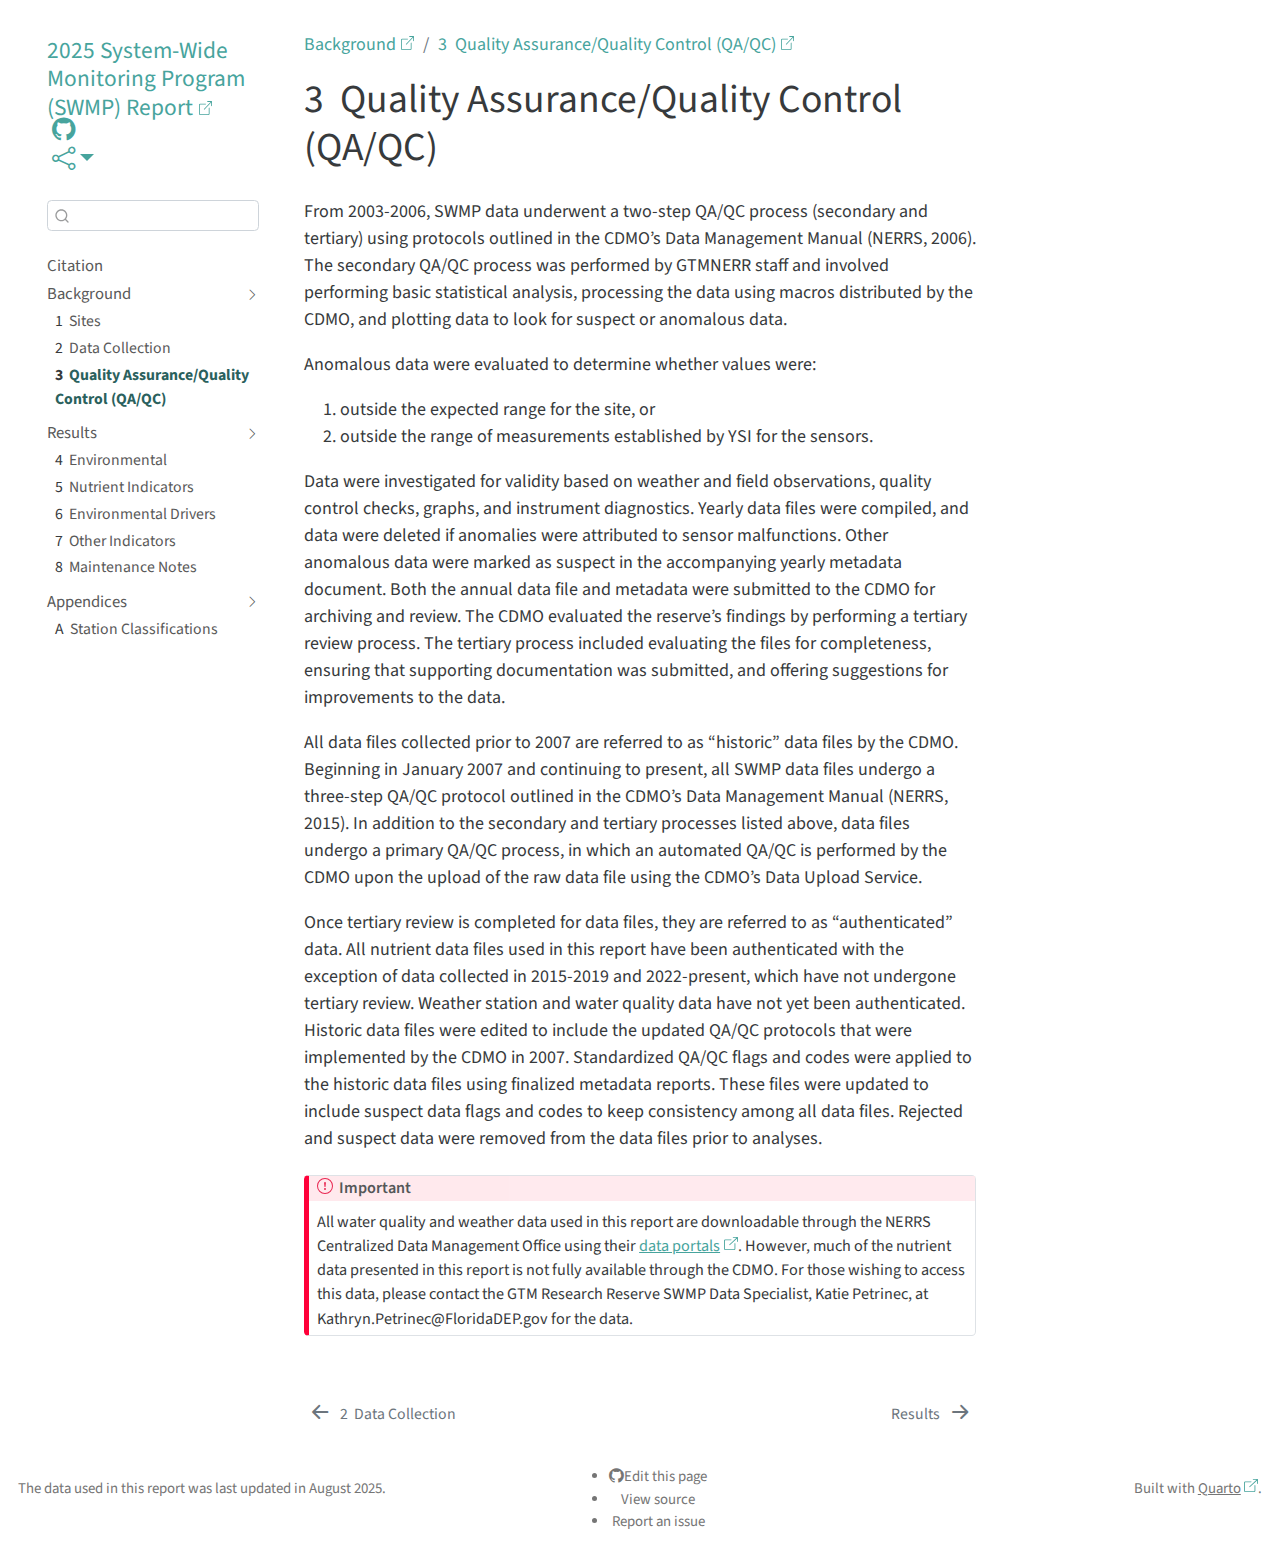
<file: docs/text/qaqc.html>
<!DOCTYPE html>
<html xmlns="http://www.w3.org/1999/xhtml" lang="en" xml:lang="en"><head>

<meta charset="utf-8">
<meta name="generator" content="quarto-1.5.57">

<meta name="viewport" content="width=device-width, initial-scale=1.0, user-scalable=yes">


<title>3&nbsp; Quality Assurance/Quality Control (QA/QC) – 2025 Q1-Q2 System-Wide Monitoring Program (SWMP) Report</title>
<style>
code{white-space: pre-wrap;}
span.smallcaps{font-variant: small-caps;}
div.columns{display: flex; gap: min(4vw, 1.5em);}
div.column{flex: auto; overflow-x: auto;}
div.hanging-indent{margin-left: 1.5em; text-indent: -1.5em;}
ul.task-list{list-style: none;}
ul.task-list li input[type="checkbox"] {
  width: 0.8em;
  margin: 0 0.8em 0.2em -1em; /* quarto-specific, see https://github.com/quarto-dev/quarto-cli/issues/4556 */ 
  vertical-align: middle;
}
</style>


<script src="../site_libs/quarto-nav/quarto-nav.js"></script>
<script src="../site_libs/quarto-nav/headroom.min.js"></script>
<script src="../site_libs/clipboard/clipboard.min.js"></script>
<script src="../site_libs/quarto-search/autocomplete.umd.js"></script>
<script src="../site_libs/quarto-search/fuse.min.js"></script>
<script src="../site_libs/quarto-search/quarto-search.js"></script>
<meta name="quarto:offset" content="../">
<link href="../text/results.html" rel="next">
<link href="../text/collection.html" rel="prev">
<link href="../images/friends-logo.png" rel="icon" type="image/png">
<script src="../site_libs/quarto-html/quarto.js"></script>
<script src="../site_libs/quarto-html/popper.min.js"></script>
<script src="../site_libs/quarto-html/tippy.umd.min.js"></script>
<script src="../site_libs/quarto-html/anchor.min.js"></script>
<link href="../site_libs/quarto-html/tippy.css" rel="stylesheet">
<link href="../site_libs/quarto-html/quarto-syntax-highlighting.css" rel="stylesheet" id="quarto-text-highlighting-styles">
<script src="../site_libs/bootstrap/bootstrap.min.js"></script>
<link href="../site_libs/bootstrap/bootstrap-icons.css" rel="stylesheet">
<link href="../site_libs/bootstrap/bootstrap.min.css" rel="stylesheet" id="quarto-bootstrap" data-mode="light">
<script id="quarto-search-options" type="application/json">{
  "location": "sidebar",
  "copy-button": false,
  "collapse-after": 3,
  "panel-placement": "start",
  "type": "textbox",
  "limit": 50,
  "keyboard-shortcut": [
    "f",
    "/",
    "s"
  ],
  "show-item-context": false,
  "language": {
    "search-no-results-text": "No results",
    "search-matching-documents-text": "matching documents",
    "search-copy-link-title": "Copy link to search",
    "search-hide-matches-text": "Hide additional matches",
    "search-more-match-text": "more match in this document",
    "search-more-matches-text": "more matches in this document",
    "search-clear-button-title": "Clear",
    "search-text-placeholder": "",
    "search-detached-cancel-button-title": "Cancel",
    "search-submit-button-title": "Submit",
    "search-label": "Search"
  }
}</script>


</head>

<body class="nav-sidebar floating">

<div id="quarto-search-results"></div>
  <header id="quarto-header" class="headroom fixed-top">
  <nav class="quarto-secondary-nav">
    <div class="container-fluid d-flex">
      <button type="button" class="quarto-btn-toggle btn" data-bs-toggle="collapse" role="button" data-bs-target=".quarto-sidebar-collapse-item" aria-controls="quarto-sidebar" aria-expanded="false" aria-label="Toggle sidebar navigation" onclick="if (window.quartoToggleHeadroom) { window.quartoToggleHeadroom(); }">
        <i class="bi bi-layout-text-sidebar-reverse"></i>
      </button>
        <nav class="quarto-page-breadcrumbs" aria-label="breadcrumb"><ol class="breadcrumb"><li class="breadcrumb-item"><a href="../text/background.html">Background</a></li><li class="breadcrumb-item"><a href="../text/qaqc.html"><span class="chapter-number">3</span>&nbsp; <span class="chapter-title">Quality Assurance/Quality Control (QA/QC)</span></a></li></ol></nav>
        <a class="flex-grow-1" role="navigation" data-bs-toggle="collapse" data-bs-target=".quarto-sidebar-collapse-item" aria-controls="quarto-sidebar" aria-expanded="false" aria-label="Toggle sidebar navigation" onclick="if (window.quartoToggleHeadroom) { window.quartoToggleHeadroom(); }">      
        </a>
      <button type="button" class="btn quarto-search-button" aria-label="Search" onclick="window.quartoOpenSearch();">
        <i class="bi bi-search"></i>
      </button>
    </div>
  </nav>
</header>
<!-- content -->
<div id="quarto-content" class="quarto-container page-columns page-rows-contents page-layout-article">
<!-- sidebar -->
  <nav id="quarto-sidebar" class="sidebar collapse collapse-horizontal quarto-sidebar-collapse-item sidebar-navigation floating overflow-auto">
    <div class="pt-lg-2 mt-2 text-left sidebar-header">
    <div class="sidebar-title mb-0 py-0">
      <a href="../">2025 System-Wide Monitoring Program (SWMP) Report</a> 
        <div class="sidebar-tools-main">
    <a href="https://github.com/GTMNERR/2025_Q1-Q2_SWMP_Report" title="Source Code" class="quarto-navigation-tool px-1" aria-label="Source Code"><i class="bi bi-github"></i></a>
    <div class="dropdown">
      <a href="" title="Share" id="quarto-navigation-tool-dropdown-0" class="quarto-navigation-tool dropdown-toggle px-1" data-bs-toggle="dropdown" aria-expanded="false" role="link" aria-label="Share"><i class="bi bi-share"></i></a>
      <ul class="dropdown-menu" aria-labelledby="quarto-navigation-tool-dropdown-0">
          <li>
            <a class="dropdown-item sidebar-tools-main-item" href="https://twitter.com/intent/tweet?url=|url|">
              <i class="bi bi-twitter pe-1"></i>
            Twitter
            </a>
          </li>
          <li>
            <a class="dropdown-item sidebar-tools-main-item" href="https://www.facebook.com/sharer/sharer.php?u=|url|">
              <i class="bi bi-facebook pe-1"></i>
            Facebook
            </a>
          </li>
      </ul>
    </div>
</div>
    </div>
      </div>
        <div class="mt-2 flex-shrink-0 align-items-center">
        <div class="sidebar-search">
        <div id="quarto-search" class="" title="Search"></div>
        </div>
        </div>
    <div class="sidebar-menu-container"> 
    <ul class="list-unstyled mt-1">
        <li class="sidebar-item">
  <div class="sidebar-item-container"> 
  <a href="../index.html" class="sidebar-item-text sidebar-link">
 <span class="menu-text">Citation</span></a>
  </div>
</li>
        <li class="sidebar-item sidebar-item-section">
      <div class="sidebar-item-container"> 
            <a href="../text/background.html" class="sidebar-item-text sidebar-link">
 <span class="menu-text">Background</span></a>
          <a class="sidebar-item-toggle text-start" data-bs-toggle="collapse" data-bs-target="#quarto-sidebar-section-1" role="navigation" aria-expanded="true" aria-label="Toggle section">
            <i class="bi bi-chevron-right ms-2"></i>
          </a> 
      </div>
      <ul id="quarto-sidebar-section-1" class="collapse list-unstyled sidebar-section depth1 show">  
          <li class="sidebar-item">
  <div class="sidebar-item-container"> 
  <a href="../text/sites.html" class="sidebar-item-text sidebar-link">
 <span class="menu-text"><span class="chapter-number">1</span>&nbsp; <span class="chapter-title">Sites</span></span></a>
  </div>
</li>
          <li class="sidebar-item">
  <div class="sidebar-item-container"> 
  <a href="../text/collection.html" class="sidebar-item-text sidebar-link">
 <span class="menu-text"><span class="chapter-number">2</span>&nbsp; <span class="chapter-title">Data Collection</span></span></a>
  </div>
</li>
          <li class="sidebar-item">
  <div class="sidebar-item-container"> 
  <a href="../text/qaqc.html" class="sidebar-item-text sidebar-link active">
 <span class="menu-text"><span class="chapter-number">3</span>&nbsp; <span class="chapter-title">Quality Assurance/Quality Control (QA/QC)</span></span></a>
  </div>
</li>
      </ul>
  </li>
        <li class="sidebar-item sidebar-item-section">
      <div class="sidebar-item-container"> 
            <a href="../text/results.html" class="sidebar-item-text sidebar-link">
 <span class="menu-text">Results</span></a>
          <a class="sidebar-item-toggle text-start" data-bs-toggle="collapse" data-bs-target="#quarto-sidebar-section-2" role="navigation" aria-expanded="true" aria-label="Toggle section">
            <i class="bi bi-chevron-right ms-2"></i>
          </a> 
      </div>
      <ul id="quarto-sidebar-section-2" class="collapse list-unstyled sidebar-section depth1 show">  
          <li class="sidebar-item">
  <div class="sidebar-item-container"> 
  <a href="../text/environmental.html" class="sidebar-item-text sidebar-link">
 <span class="menu-text"><span class="chapter-number">4</span>&nbsp; <span class="chapter-title">Environmental</span></span></a>
  </div>
</li>
          <li class="sidebar-item">
  <div class="sidebar-item-container"> 
  <a href="../text/nut-indicators.html" class="sidebar-item-text sidebar-link">
 <span class="menu-text"><span class="chapter-number">5</span>&nbsp; <span class="chapter-title">Nutrient Indicators</span></span></a>
  </div>
</li>
          <li class="sidebar-item">
  <div class="sidebar-item-container"> 
  <a href="../text/environmental-drivers.html" class="sidebar-item-text sidebar-link">
 <span class="menu-text"><span class="chapter-number">6</span>&nbsp; <span class="chapter-title">Environmental Drivers</span></span></a>
  </div>
</li>
          <li class="sidebar-item">
  <div class="sidebar-item-container"> 
  <a href="../text/misc-bac.html" class="sidebar-item-text sidebar-link">
 <span class="menu-text"><span class="chapter-number">7</span>&nbsp; <span class="chapter-title">Other Indicators</span></span></a>
  </div>
</li>
          <li class="sidebar-item">
  <div class="sidebar-item-container"> 
  <a href="../text/maintenance.html" class="sidebar-item-text sidebar-link">
 <span class="menu-text"><span class="chapter-number">8</span>&nbsp; <span class="chapter-title">Maintenance Notes</span></span></a>
  </div>
</li>
      </ul>
  </li>
        <li class="sidebar-item sidebar-item-section">
      <div class="sidebar-item-container"> 
            <a class="sidebar-item-text sidebar-link text-start" data-bs-toggle="collapse" data-bs-target="#quarto-sidebar-section-3" role="navigation" aria-expanded="true">
 <span class="menu-text">Appendices</span></a>
          <a class="sidebar-item-toggle text-start" data-bs-toggle="collapse" data-bs-target="#quarto-sidebar-section-3" role="navigation" aria-expanded="true" aria-label="Toggle section">
            <i class="bi bi-chevron-right ms-2"></i>
          </a> 
      </div>
      <ul id="quarto-sidebar-section-3" class="collapse list-unstyled sidebar-section depth1 show">  
          <li class="sidebar-item">
  <div class="sidebar-item-container"> 
  <a href="../text/a1-cmecs.html" class="sidebar-item-text sidebar-link">
 <span class="menu-text"><span class="chapter-number">A</span>&nbsp; <span class="chapter-title">Station Classifications</span></span></a>
  </div>
</li>
      </ul>
  </li>
    </ul>
    </div>
</nav>
<div id="quarto-sidebar-glass" class="quarto-sidebar-collapse-item" data-bs-toggle="collapse" data-bs-target=".quarto-sidebar-collapse-item"></div>
<!-- margin-sidebar -->
    <div id="quarto-margin-sidebar" class="sidebar margin-sidebar zindex-bottom">
        
    </div>
<!-- main -->
<main class="content" id="quarto-document-content">

<header id="title-block-header" class="quarto-title-block default"><nav class="quarto-page-breadcrumbs quarto-title-breadcrumbs d-none d-lg-block" aria-label="breadcrumb"><ol class="breadcrumb"><li class="breadcrumb-item"><a href="../text/background.html">Background</a></li><li class="breadcrumb-item"><a href="../text/qaqc.html"><span class="chapter-number">3</span>&nbsp; <span class="chapter-title">Quality Assurance/Quality Control (QA/QC)</span></a></li></ol></nav>
<div class="quarto-title">
<h1 class="title"><span class="chapter-number">3</span>&nbsp; <span class="chapter-title">Quality Assurance/Quality Control (QA/QC)</span></h1>
</div>



<div class="quarto-title-meta">

    
  
    
  </div>
  


</header>


<p>From 2003-2006, SWMP data underwent a two-step QA/QC process (secondary and tertiary) using protocols outlined in the CDMO’s Data Management Manual (NERRS, 2006). The secondary QA/QC process was performed by GTMNERR staff and involved performing basic statistical analysis, processing the data using macros distributed by the CDMO, and plotting data to look for suspect or anomalous data.</p>
<p>Anomalous data were evaluated to determine whether values were:</p>
<ol type="1">
<li>outside the expected range for the site, or</li>
<li>outside the range of measurements established by YSI for the sensors.</li>
</ol>
<p>Data were investigated for validity based on weather and field observations, quality control checks, graphs, and instrument diagnostics. Yearly data files were compiled, and data were deleted if anomalies were attributed to sensor malfunctions. Other anomalous data were marked as suspect in the accompanying yearly metadata document. Both the annual data file and metadata were submitted to the CDMO for archiving and review. The CDMO evaluated the reserve’s findings by performing a tertiary review process. The tertiary process included evaluating the files for completeness, ensuring that supporting documentation was submitted, and offering suggestions for improvements to the data.</p>
<p>All data files collected prior to 2007 are referred to as “historic” data files by the CDMO. Beginning in January 2007 and continuing to present, all SWMP data files undergo a three-step QA/QC protocol outlined in the CDMO’s Data Management Manual (NERRS, 2015). In addition to the secondary and tertiary processes listed above, data files undergo a primary QA/QC process, in which an automated QA/QC is performed by the CDMO upon the upload of the raw data file using the CDMO’s Data Upload Service.</p>
<p>Once tertiary review is completed for data files, they are referred to as “authenticated” data. All nutrient data files used in this report have been authenticated with the exception of data collected in 2015-2019 and 2022-present, which have not undergone tertiary review. Weather station and water quality data have not yet been authenticated. Historic data files were edited to include the updated QA/QC protocols that were implemented by the CDMO in 2007. Standardized QA/QC flags and codes were applied to the historic data files using finalized metadata reports. These files were updated to include suspect data flags and codes to keep consistency among all data files. Rejected and suspect data were removed from the data files prior to analyses.</p>
<div class="callout callout-style-default callout-important callout-titled">
<div class="callout-header d-flex align-content-center">
<div class="callout-icon-container">
<i class="callout-icon"></i>
</div>
<div class="callout-title-container flex-fill">
Important
</div>
</div>
<div class="callout-body-container callout-body">
<p>All water quality and weather data used in this report are downloadable through the NERRS Centralized Data Management Office using their <a href="http://cdmo.baruch.sc.edu/get/landing.cfm">data portals</a>. However, much of the nutrient data presented in this report is not fully available through the CDMO. For those wishing to access this data, please contact the GTM Research Reserve SWMP Data Specialist, Katie Petrinec, at Kathryn.Petrinec@FloridaDEP.gov for the data.</p>
</div>
</div>



</main> <!-- /main -->
<script id="quarto-html-after-body" type="application/javascript">
window.document.addEventListener("DOMContentLoaded", function (event) {
  const toggleBodyColorMode = (bsSheetEl) => {
    const mode = bsSheetEl.getAttribute("data-mode");
    const bodyEl = window.document.querySelector("body");
    if (mode === "dark") {
      bodyEl.classList.add("quarto-dark");
      bodyEl.classList.remove("quarto-light");
    } else {
      bodyEl.classList.add("quarto-light");
      bodyEl.classList.remove("quarto-dark");
    }
  }
  const toggleBodyColorPrimary = () => {
    const bsSheetEl = window.document.querySelector("link#quarto-bootstrap");
    if (bsSheetEl) {
      toggleBodyColorMode(bsSheetEl);
    }
  }
  toggleBodyColorPrimary();  
  const icon = "";
  const anchorJS = new window.AnchorJS();
  anchorJS.options = {
    placement: 'right',
    icon: icon
  };
  anchorJS.add('.anchored');
  const isCodeAnnotation = (el) => {
    for (const clz of el.classList) {
      if (clz.startsWith('code-annotation-')) {                     
        return true;
      }
    }
    return false;
  }
  const onCopySuccess = function(e) {
    // button target
    const button = e.trigger;
    // don't keep focus
    button.blur();
    // flash "checked"
    button.classList.add('code-copy-button-checked');
    var currentTitle = button.getAttribute("title");
    button.setAttribute("title", "Copied!");
    let tooltip;
    if (window.bootstrap) {
      button.setAttribute("data-bs-toggle", "tooltip");
      button.setAttribute("data-bs-placement", "left");
      button.setAttribute("data-bs-title", "Copied!");
      tooltip = new bootstrap.Tooltip(button, 
        { trigger: "manual", 
          customClass: "code-copy-button-tooltip",
          offset: [0, -8]});
      tooltip.show();    
    }
    setTimeout(function() {
      if (tooltip) {
        tooltip.hide();
        button.removeAttribute("data-bs-title");
        button.removeAttribute("data-bs-toggle");
        button.removeAttribute("data-bs-placement");
      }
      button.setAttribute("title", currentTitle);
      button.classList.remove('code-copy-button-checked');
    }, 1000);
    // clear code selection
    e.clearSelection();
  }
  const getTextToCopy = function(trigger) {
      const codeEl = trigger.previousElementSibling.cloneNode(true);
      for (const childEl of codeEl.children) {
        if (isCodeAnnotation(childEl)) {
          childEl.remove();
        }
      }
      return codeEl.innerText;
  }
  const clipboard = new window.ClipboardJS('.code-copy-button:not([data-in-quarto-modal])', {
    text: getTextToCopy
  });
  clipboard.on('success', onCopySuccess);
  if (window.document.getElementById('quarto-embedded-source-code-modal')) {
    // For code content inside modals, clipBoardJS needs to be initialized with a container option
    // TODO: Check when it could be a function (https://github.com/zenorocha/clipboard.js/issues/860)
    const clipboardModal = new window.ClipboardJS('.code-copy-button[data-in-quarto-modal]', {
      text: getTextToCopy,
      container: window.document.getElementById('quarto-embedded-source-code-modal')
    });
    clipboardModal.on('success', onCopySuccess);
  }
    var localhostRegex = new RegExp(/^(?:http|https):\/\/localhost\:?[0-9]*\//);
    var mailtoRegex = new RegExp(/^mailto:/);
      var filterRegex = new RegExp("https:\/\/GTMNERR\.github\.io\/swmp-quarter-report");
    var isInternal = (href) => {
        return filterRegex.test(href) || localhostRegex.test(href) || mailtoRegex.test(href);
    }
    // Inspect non-navigation links and adorn them if external
 	var links = window.document.querySelectorAll('a[href]:not(.nav-link):not(.navbar-brand):not(.toc-action):not(.sidebar-link):not(.sidebar-item-toggle):not(.pagination-link):not(.no-external):not([aria-hidden]):not(.dropdown-item):not(.quarto-navigation-tool):not(.about-link)');
    for (var i=0; i<links.length; i++) {
      const link = links[i];
      if (!isInternal(link.href)) {
        // undo the damage that might have been done by quarto-nav.js in the case of
        // links that we want to consider external
        if (link.dataset.originalHref !== undefined) {
          link.href = link.dataset.originalHref;
        }
          // target, if specified
          link.setAttribute("target", "_blank");
          if (link.getAttribute("rel") === null) {
            link.setAttribute("rel", "noopener");
          }
          // default icon
          link.classList.add("external");
      }
    }
  function tippyHover(el, contentFn, onTriggerFn, onUntriggerFn) {
    const config = {
      allowHTML: true,
      maxWidth: 500,
      delay: 100,
      arrow: false,
      appendTo: function(el) {
          return el.parentElement;
      },
      interactive: true,
      interactiveBorder: 10,
      theme: 'quarto',
      placement: 'bottom-start',
    };
    if (contentFn) {
      config.content = contentFn;
    }
    if (onTriggerFn) {
      config.onTrigger = onTriggerFn;
    }
    if (onUntriggerFn) {
      config.onUntrigger = onUntriggerFn;
    }
    window.tippy(el, config); 
  }
  const noterefs = window.document.querySelectorAll('a[role="doc-noteref"]');
  for (var i=0; i<noterefs.length; i++) {
    const ref = noterefs[i];
    tippyHover(ref, function() {
      // use id or data attribute instead here
      let href = ref.getAttribute('data-footnote-href') || ref.getAttribute('href');
      try { href = new URL(href).hash; } catch {}
      const id = href.replace(/^#\/?/, "");
      const note = window.document.getElementById(id);
      if (note) {
        return note.innerHTML;
      } else {
        return "";
      }
    });
  }
  const xrefs = window.document.querySelectorAll('a.quarto-xref');
  const processXRef = (id, note) => {
    // Strip column container classes
    const stripColumnClz = (el) => {
      el.classList.remove("page-full", "page-columns");
      if (el.children) {
        for (const child of el.children) {
          stripColumnClz(child);
        }
      }
    }
    stripColumnClz(note)
    if (id === null || id.startsWith('sec-')) {
      // Special case sections, only their first couple elements
      const container = document.createElement("div");
      if (note.children && note.children.length > 2) {
        container.appendChild(note.children[0].cloneNode(true));
        for (let i = 1; i < note.children.length; i++) {
          const child = note.children[i];
          if (child.tagName === "P" && child.innerText === "") {
            continue;
          } else {
            container.appendChild(child.cloneNode(true));
            break;
          }
        }
        if (window.Quarto?.typesetMath) {
          window.Quarto.typesetMath(container);
        }
        return container.innerHTML
      } else {
        if (window.Quarto?.typesetMath) {
          window.Quarto.typesetMath(note);
        }
        return note.innerHTML;
      }
    } else {
      // Remove any anchor links if they are present
      const anchorLink = note.querySelector('a.anchorjs-link');
      if (anchorLink) {
        anchorLink.remove();
      }
      if (window.Quarto?.typesetMath) {
        window.Quarto.typesetMath(note);
      }
      // TODO in 1.5, we should make sure this works without a callout special case
      if (note.classList.contains("callout")) {
        return note.outerHTML;
      } else {
        return note.innerHTML;
      }
    }
  }
  for (var i=0; i<xrefs.length; i++) {
    const xref = xrefs[i];
    tippyHover(xref, undefined, function(instance) {
      instance.disable();
      let url = xref.getAttribute('href');
      let hash = undefined; 
      if (url.startsWith('#')) {
        hash = url;
      } else {
        try { hash = new URL(url).hash; } catch {}
      }
      if (hash) {
        const id = hash.replace(/^#\/?/, "");
        const note = window.document.getElementById(id);
        if (note !== null) {
          try {
            const html = processXRef(id, note.cloneNode(true));
            instance.setContent(html);
          } finally {
            instance.enable();
            instance.show();
          }
        } else {
          // See if we can fetch this
          fetch(url.split('#')[0])
          .then(res => res.text())
          .then(html => {
            const parser = new DOMParser();
            const htmlDoc = parser.parseFromString(html, "text/html");
            const note = htmlDoc.getElementById(id);
            if (note !== null) {
              const html = processXRef(id, note);
              instance.setContent(html);
            } 
          }).finally(() => {
            instance.enable();
            instance.show();
          });
        }
      } else {
        // See if we can fetch a full url (with no hash to target)
        // This is a special case and we should probably do some content thinning / targeting
        fetch(url)
        .then(res => res.text())
        .then(html => {
          const parser = new DOMParser();
          const htmlDoc = parser.parseFromString(html, "text/html");
          const note = htmlDoc.querySelector('main.content');
          if (note !== null) {
            // This should only happen for chapter cross references
            // (since there is no id in the URL)
            // remove the first header
            if (note.children.length > 0 && note.children[0].tagName === "HEADER") {
              note.children[0].remove();
            }
            const html = processXRef(null, note);
            instance.setContent(html);
          } 
        }).finally(() => {
          instance.enable();
          instance.show();
        });
      }
    }, function(instance) {
    });
  }
      let selectedAnnoteEl;
      const selectorForAnnotation = ( cell, annotation) => {
        let cellAttr = 'data-code-cell="' + cell + '"';
        let lineAttr = 'data-code-annotation="' +  annotation + '"';
        const selector = 'span[' + cellAttr + '][' + lineAttr + ']';
        return selector;
      }
      const selectCodeLines = (annoteEl) => {
        const doc = window.document;
        const targetCell = annoteEl.getAttribute("data-target-cell");
        const targetAnnotation = annoteEl.getAttribute("data-target-annotation");
        const annoteSpan = window.document.querySelector(selectorForAnnotation(targetCell, targetAnnotation));
        const lines = annoteSpan.getAttribute("data-code-lines").split(",");
        const lineIds = lines.map((line) => {
          return targetCell + "-" + line;
        })
        let top = null;
        let height = null;
        let parent = null;
        if (lineIds.length > 0) {
            //compute the position of the single el (top and bottom and make a div)
            const el = window.document.getElementById(lineIds[0]);
            top = el.offsetTop;
            height = el.offsetHeight;
            parent = el.parentElement.parentElement;
          if (lineIds.length > 1) {
            const lastEl = window.document.getElementById(lineIds[lineIds.length - 1]);
            const bottom = lastEl.offsetTop + lastEl.offsetHeight;
            height = bottom - top;
          }
          if (top !== null && height !== null && parent !== null) {
            // cook up a div (if necessary) and position it 
            let div = window.document.getElementById("code-annotation-line-highlight");
            if (div === null) {
              div = window.document.createElement("div");
              div.setAttribute("id", "code-annotation-line-highlight");
              div.style.position = 'absolute';
              parent.appendChild(div);
            }
            div.style.top = top - 2 + "px";
            div.style.height = height + 4 + "px";
            div.style.left = 0;
            let gutterDiv = window.document.getElementById("code-annotation-line-highlight-gutter");
            if (gutterDiv === null) {
              gutterDiv = window.document.createElement("div");
              gutterDiv.setAttribute("id", "code-annotation-line-highlight-gutter");
              gutterDiv.style.position = 'absolute';
              const codeCell = window.document.getElementById(targetCell);
              const gutter = codeCell.querySelector('.code-annotation-gutter');
              gutter.appendChild(gutterDiv);
            }
            gutterDiv.style.top = top - 2 + "px";
            gutterDiv.style.height = height + 4 + "px";
          }
          selectedAnnoteEl = annoteEl;
        }
      };
      const unselectCodeLines = () => {
        const elementsIds = ["code-annotation-line-highlight", "code-annotation-line-highlight-gutter"];
        elementsIds.forEach((elId) => {
          const div = window.document.getElementById(elId);
          if (div) {
            div.remove();
          }
        });
        selectedAnnoteEl = undefined;
      };
        // Handle positioning of the toggle
    window.addEventListener(
      "resize",
      throttle(() => {
        elRect = undefined;
        if (selectedAnnoteEl) {
          selectCodeLines(selectedAnnoteEl);
        }
      }, 10)
    );
    function throttle(fn, ms) {
    let throttle = false;
    let timer;
      return (...args) => {
        if(!throttle) { // first call gets through
            fn.apply(this, args);
            throttle = true;
        } else { // all the others get throttled
            if(timer) clearTimeout(timer); // cancel #2
            timer = setTimeout(() => {
              fn.apply(this, args);
              timer = throttle = false;
            }, ms);
        }
      };
    }
      // Attach click handler to the DT
      const annoteDls = window.document.querySelectorAll('dt[data-target-cell]');
      for (const annoteDlNode of annoteDls) {
        annoteDlNode.addEventListener('click', (event) => {
          const clickedEl = event.target;
          if (clickedEl !== selectedAnnoteEl) {
            unselectCodeLines();
            const activeEl = window.document.querySelector('dt[data-target-cell].code-annotation-active');
            if (activeEl) {
              activeEl.classList.remove('code-annotation-active');
            }
            selectCodeLines(clickedEl);
            clickedEl.classList.add('code-annotation-active');
          } else {
            // Unselect the line
            unselectCodeLines();
            clickedEl.classList.remove('code-annotation-active');
          }
        });
      }
  const findCites = (el) => {
    const parentEl = el.parentElement;
    if (parentEl) {
      const cites = parentEl.dataset.cites;
      if (cites) {
        return {
          el,
          cites: cites.split(' ')
        };
      } else {
        return findCites(el.parentElement)
      }
    } else {
      return undefined;
    }
  };
  var bibliorefs = window.document.querySelectorAll('a[role="doc-biblioref"]');
  for (var i=0; i<bibliorefs.length; i++) {
    const ref = bibliorefs[i];
    const citeInfo = findCites(ref);
    if (citeInfo) {
      tippyHover(citeInfo.el, function() {
        var popup = window.document.createElement('div');
        citeInfo.cites.forEach(function(cite) {
          var citeDiv = window.document.createElement('div');
          citeDiv.classList.add('hanging-indent');
          citeDiv.classList.add('csl-entry');
          var biblioDiv = window.document.getElementById('ref-' + cite);
          if (biblioDiv) {
            citeDiv.innerHTML = biblioDiv.innerHTML;
          }
          popup.appendChild(citeDiv);
        });
        return popup.innerHTML;
      });
    }
  }
});
</script>
<nav class="page-navigation">
  <div class="nav-page nav-page-previous">
      <a href="../text/collection.html" class="pagination-link" aria-label="Data Collection">
        <i class="bi bi-arrow-left-short"></i> <span class="nav-page-text"><span class="chapter-number">2</span>&nbsp; <span class="chapter-title">Data Collection</span></span>
      </a>          
  </div>
  <div class="nav-page nav-page-next">
      <a href="../text/results.html" class="pagination-link" aria-label="Results">
        <span class="nav-page-text">Results</span> <i class="bi bi-arrow-right-short"></i>
      </a>
  </div>
</nav>
</div> <!-- /content -->
<footer class="footer">
  <div class="nav-footer">
    <div class="nav-footer-left">
<p>The data used in this report was last updated in August 2025.</p>
</div>   
    <div class="nav-footer-center">
      &nbsp;
    <div class="toc-actions"><ul><li><a href="https://github.com/GTMNERR/2025_Q1-Q2_SWMP_Report/edit/main/text/qaqc.qmd" class="toc-action"><i class="bi bi-github"></i>Edit this page</a></li><li><a href="https://github.com/GTMNERR/swmp-quarter-report/blob/main/text/qaqc.qmd" class="toc-action"><i class="bi empty"></i>View source</a></li><li><a href="https://github.com/GTMNERR/swmp-quarter-report/issues/new" class="toc-action"><i class="bi empty"></i>Report an issue</a></li></ul></div></div>
    <div class="nav-footer-right">
<p>Built with <a href="https://quarto.org/">Quarto</a>.</p>
</div>
  </div>
</footer>




</body></html>
</file>
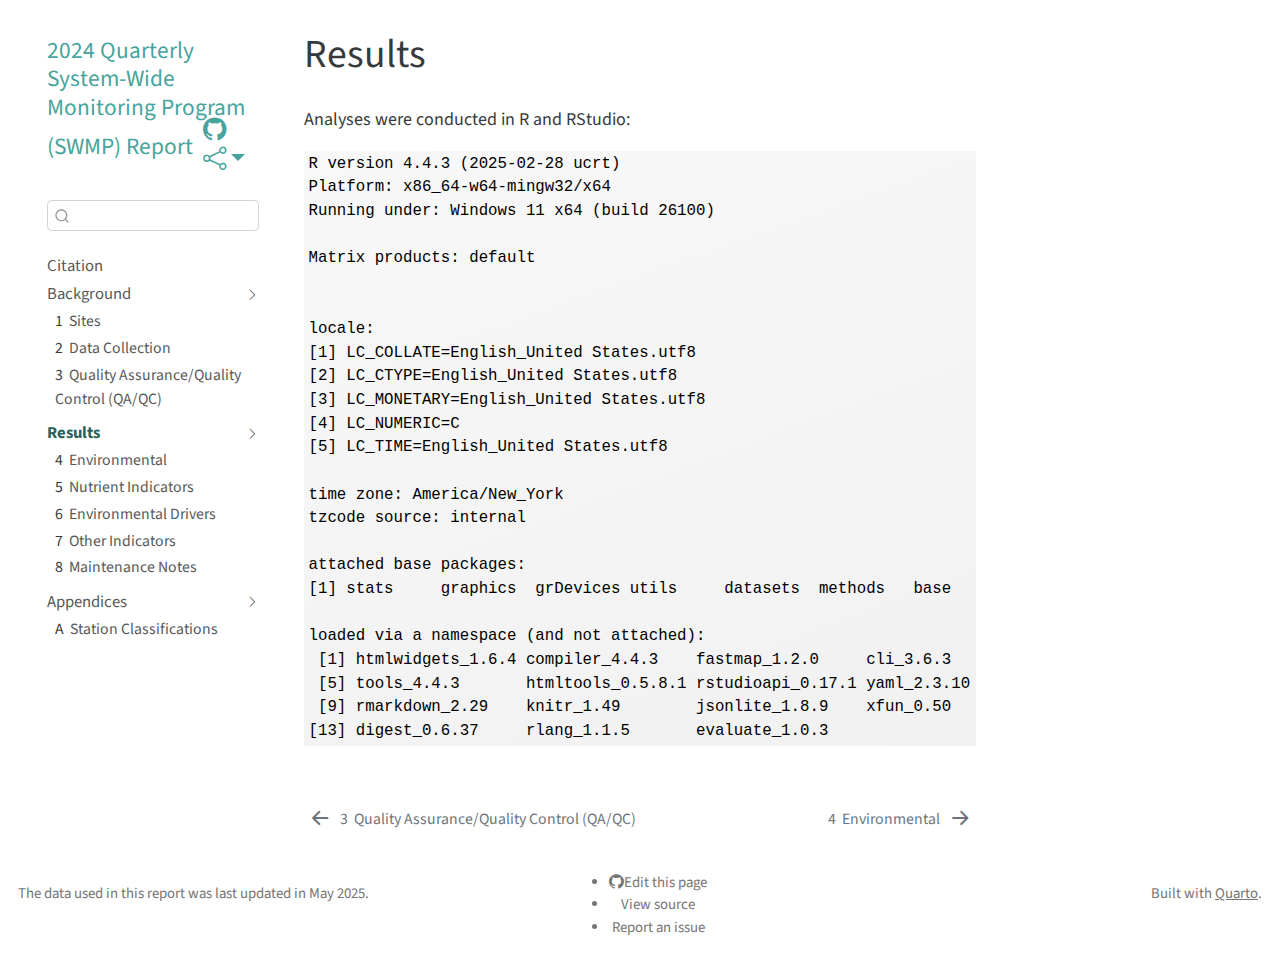
<file: docs/text/results.html>
<!DOCTYPE html>
<html xmlns="http://www.w3.org/1999/xhtml" lang="en" xml:lang="en"><head>

<meta charset="utf-8">
<meta name="generator" content="quarto-1.5.57">

<meta name="viewport" content="width=device-width, initial-scale=1.0, user-scalable=yes">


<title>Results – 2024 Quarterly System-Wide Monitoring Program (SWMP) Report</title>
<style>
code{white-space: pre-wrap;}
span.smallcaps{font-variant: small-caps;}
div.columns{display: flex; gap: min(4vw, 1.5em);}
div.column{flex: auto; overflow-x: auto;}
div.hanging-indent{margin-left: 1.5em; text-indent: -1.5em;}
ul.task-list{list-style: none;}
ul.task-list li input[type="checkbox"] {
  width: 0.8em;
  margin: 0 0.8em 0.2em -1em; /* quarto-specific, see https://github.com/quarto-dev/quarto-cli/issues/4556 */ 
  vertical-align: middle;
}
</style>


<script src="../site_libs/quarto-nav/quarto-nav.js"></script>
<script src="../site_libs/quarto-nav/headroom.min.js"></script>
<script src="../site_libs/clipboard/clipboard.min.js"></script>
<script src="../site_libs/quarto-search/autocomplete.umd.js"></script>
<script src="../site_libs/quarto-search/fuse.min.js"></script>
<script src="../site_libs/quarto-search/quarto-search.js"></script>
<meta name="quarto:offset" content="../">
<link href="../text/environmental.html" rel="next">
<link href="../text/qaqc.html" rel="prev">
<link href="../images/friends-logo.png" rel="icon" type="image/png">
<script src="../site_libs/quarto-html/quarto.js"></script>
<script src="../site_libs/quarto-html/popper.min.js"></script>
<script src="../site_libs/quarto-html/tippy.umd.min.js"></script>
<script src="../site_libs/quarto-html/anchor.min.js"></script>
<link href="../site_libs/quarto-html/tippy.css" rel="stylesheet">
<link href="../site_libs/quarto-html/quarto-syntax-highlighting.css" rel="stylesheet" id="quarto-text-highlighting-styles">
<script src="../site_libs/bootstrap/bootstrap.min.js"></script>
<link href="../site_libs/bootstrap/bootstrap-icons.css" rel="stylesheet">
<link href="../site_libs/bootstrap/bootstrap.min.css" rel="stylesheet" id="quarto-bootstrap" data-mode="light">
<script id="quarto-search-options" type="application/json">{
  "location": "sidebar",
  "copy-button": false,
  "collapse-after": 3,
  "panel-placement": "start",
  "type": "textbox",
  "limit": 50,
  "keyboard-shortcut": [
    "f",
    "/",
    "s"
  ],
  "show-item-context": false,
  "language": {
    "search-no-results-text": "No results",
    "search-matching-documents-text": "matching documents",
    "search-copy-link-title": "Copy link to search",
    "search-hide-matches-text": "Hide additional matches",
    "search-more-match-text": "more match in this document",
    "search-more-matches-text": "more matches in this document",
    "search-clear-button-title": "Clear",
    "search-text-placeholder": "",
    "search-detached-cancel-button-title": "Cancel",
    "search-submit-button-title": "Submit",
    "search-label": "Search"
  }
}</script>


</head>

<body class="nav-sidebar floating">

<div id="quarto-search-results"></div>
  <header id="quarto-header" class="headroom fixed-top">
  <nav class="quarto-secondary-nav">
    <div class="container-fluid d-flex">
      <button type="button" class="quarto-btn-toggle btn" data-bs-toggle="collapse" role="button" data-bs-target=".quarto-sidebar-collapse-item" aria-controls="quarto-sidebar" aria-expanded="false" aria-label="Toggle sidebar navigation" onclick="if (window.quartoToggleHeadroom) { window.quartoToggleHeadroom(); }">
        <i class="bi bi-layout-text-sidebar-reverse"></i>
      </button>
        <nav class="quarto-page-breadcrumbs" aria-label="breadcrumb"><ol class="breadcrumb"><li class="breadcrumb-item"><a href="../text/results.html">Results</a></li></ol></nav>
        <a class="flex-grow-1" role="navigation" data-bs-toggle="collapse" data-bs-target=".quarto-sidebar-collapse-item" aria-controls="quarto-sidebar" aria-expanded="false" aria-label="Toggle sidebar navigation" onclick="if (window.quartoToggleHeadroom) { window.quartoToggleHeadroom(); }">      
        </a>
      <button type="button" class="btn quarto-search-button" aria-label="Search" onclick="window.quartoOpenSearch();">
        <i class="bi bi-search"></i>
      </button>
    </div>
  </nav>
</header>
<!-- content -->
<div id="quarto-content" class="quarto-container page-columns page-rows-contents page-layout-article">
<!-- sidebar -->
  <nav id="quarto-sidebar" class="sidebar collapse collapse-horizontal quarto-sidebar-collapse-item sidebar-navigation floating overflow-auto">
    <div class="pt-lg-2 mt-2 text-left sidebar-header">
    <div class="sidebar-title mb-0 py-0">
      <a href="../">2024 Quarterly System-Wide Monitoring Program (SWMP) Report</a> 
        <div class="sidebar-tools-main">
    <a href="https://github.com/GTMNERR/swmp-quarter-report" title="Source Code" class="quarto-navigation-tool px-1" aria-label="Source Code"><i class="bi bi-github"></i></a>
    <div class="dropdown">
      <a href="" title="Share" id="quarto-navigation-tool-dropdown-0" class="quarto-navigation-tool dropdown-toggle px-1" data-bs-toggle="dropdown" aria-expanded="false" role="link" aria-label="Share"><i class="bi bi-share"></i></a>
      <ul class="dropdown-menu" aria-labelledby="quarto-navigation-tool-dropdown-0">
          <li>
            <a class="dropdown-item sidebar-tools-main-item" href="https://twitter.com/intent/tweet?url=|url|">
              <i class="bi bi-twitter pe-1"></i>
            Twitter
            </a>
          </li>
          <li>
            <a class="dropdown-item sidebar-tools-main-item" href="https://www.facebook.com/sharer/sharer.php?u=|url|">
              <i class="bi bi-facebook pe-1"></i>
            Facebook
            </a>
          </li>
      </ul>
    </div>
</div>
    </div>
      </div>
        <div class="mt-2 flex-shrink-0 align-items-center">
        <div class="sidebar-search">
        <div id="quarto-search" class="" title="Search"></div>
        </div>
        </div>
    <div class="sidebar-menu-container"> 
    <ul class="list-unstyled mt-1">
        <li class="sidebar-item">
  <div class="sidebar-item-container"> 
  <a href="../index.html" class="sidebar-item-text sidebar-link">
 <span class="menu-text">Citation</span></a>
  </div>
</li>
        <li class="sidebar-item sidebar-item-section">
      <div class="sidebar-item-container"> 
            <a href="../text/background.html" class="sidebar-item-text sidebar-link">
 <span class="menu-text">Background</span></a>
          <a class="sidebar-item-toggle text-start" data-bs-toggle="collapse" data-bs-target="#quarto-sidebar-section-1" role="navigation" aria-expanded="true" aria-label="Toggle section">
            <i class="bi bi-chevron-right ms-2"></i>
          </a> 
      </div>
      <ul id="quarto-sidebar-section-1" class="collapse list-unstyled sidebar-section depth1 show">  
          <li class="sidebar-item">
  <div class="sidebar-item-container"> 
  <a href="../text/sites.html" class="sidebar-item-text sidebar-link">
 <span class="menu-text"><span class="chapter-number">1</span>&nbsp; <span class="chapter-title">Sites</span></span></a>
  </div>
</li>
          <li class="sidebar-item">
  <div class="sidebar-item-container"> 
  <a href="../text/collection.html" class="sidebar-item-text sidebar-link">
 <span class="menu-text"><span class="chapter-number">2</span>&nbsp; <span class="chapter-title">Data Collection</span></span></a>
  </div>
</li>
          <li class="sidebar-item">
  <div class="sidebar-item-container"> 
  <a href="../text/qaqc.html" class="sidebar-item-text sidebar-link">
 <span class="menu-text"><span class="chapter-number">3</span>&nbsp; <span class="chapter-title">Quality Assurance/Quality Control (QA/QC)</span></span></a>
  </div>
</li>
      </ul>
  </li>
        <li class="sidebar-item sidebar-item-section">
      <div class="sidebar-item-container"> 
            <a href="../text/results.html" class="sidebar-item-text sidebar-link active">
 <span class="menu-text">Results</span></a>
          <a class="sidebar-item-toggle text-start" data-bs-toggle="collapse" data-bs-target="#quarto-sidebar-section-2" role="navigation" aria-expanded="true" aria-label="Toggle section">
            <i class="bi bi-chevron-right ms-2"></i>
          </a> 
      </div>
      <ul id="quarto-sidebar-section-2" class="collapse list-unstyled sidebar-section depth1 show">  
          <li class="sidebar-item">
  <div class="sidebar-item-container"> 
  <a href="../text/environmental.html" class="sidebar-item-text sidebar-link">
 <span class="menu-text"><span class="chapter-number">4</span>&nbsp; <span class="chapter-title">Environmental</span></span></a>
  </div>
</li>
          <li class="sidebar-item">
  <div class="sidebar-item-container"> 
  <a href="../text/nut-indicators.html" class="sidebar-item-text sidebar-link">
 <span class="menu-text"><span class="chapter-number">5</span>&nbsp; <span class="chapter-title">Nutrient Indicators</span></span></a>
  </div>
</li>
          <li class="sidebar-item">
  <div class="sidebar-item-container"> 
  <a href="../text/environmental-drivers.html" class="sidebar-item-text sidebar-link">
 <span class="menu-text"><span class="chapter-number">6</span>&nbsp; <span class="chapter-title">Environmental Drivers</span></span></a>
  </div>
</li>
          <li class="sidebar-item">
  <div class="sidebar-item-container"> 
  <a href="../text/misc-bac.html" class="sidebar-item-text sidebar-link">
 <span class="menu-text"><span class="chapter-number">7</span>&nbsp; <span class="chapter-title">Other Indicators</span></span></a>
  </div>
</li>
          <li class="sidebar-item">
  <div class="sidebar-item-container"> 
  <a href="../text/maintenance.html" class="sidebar-item-text sidebar-link">
 <span class="menu-text"><span class="chapter-number">8</span>&nbsp; <span class="chapter-title">Maintenance Notes</span></span></a>
  </div>
</li>
      </ul>
  </li>
        <li class="sidebar-item sidebar-item-section">
      <div class="sidebar-item-container"> 
            <a class="sidebar-item-text sidebar-link text-start" data-bs-toggle="collapse" data-bs-target="#quarto-sidebar-section-3" role="navigation" aria-expanded="true">
 <span class="menu-text">Appendices</span></a>
          <a class="sidebar-item-toggle text-start" data-bs-toggle="collapse" data-bs-target="#quarto-sidebar-section-3" role="navigation" aria-expanded="true" aria-label="Toggle section">
            <i class="bi bi-chevron-right ms-2"></i>
          </a> 
      </div>
      <ul id="quarto-sidebar-section-3" class="collapse list-unstyled sidebar-section depth1 show">  
          <li class="sidebar-item">
  <div class="sidebar-item-container"> 
  <a href="../text/a1-cmecs.html" class="sidebar-item-text sidebar-link">
 <span class="menu-text"><span class="chapter-number">A</span>&nbsp; <span class="chapter-title">Station Classifications</span></span></a>
  </div>
</li>
      </ul>
  </li>
    </ul>
    </div>
</nav>
<div id="quarto-sidebar-glass" class="quarto-sidebar-collapse-item" data-bs-toggle="collapse" data-bs-target=".quarto-sidebar-collapse-item"></div>
<!-- margin-sidebar -->
    <div id="quarto-margin-sidebar" class="sidebar margin-sidebar zindex-bottom">
        
    </div>
<!-- main -->
<main class="content" id="quarto-document-content">

<header id="title-block-header" class="quarto-title-block default">
<div class="quarto-title">
<h1 class="title">Results</h1>
</div>



<div class="quarto-title-meta">

    
  
    
  </div>
  


</header>


<p>Analyses were conducted in R and RStudio:</p>
<div class="cell">
<div class="cell-output cell-output-stdout">
<pre><code>R version 4.4.3 (2025-02-28 ucrt)
Platform: x86_64-w64-mingw32/x64
Running under: Windows 11 x64 (build 26100)

Matrix products: default


locale:
[1] LC_COLLATE=English_United States.utf8 
[2] LC_CTYPE=English_United States.utf8   
[3] LC_MONETARY=English_United States.utf8
[4] LC_NUMERIC=C                          
[5] LC_TIME=English_United States.utf8    

time zone: America/New_York
tzcode source: internal

attached base packages:
[1] stats     graphics  grDevices utils     datasets  methods   base     

loaded via a namespace (and not attached):
 [1] htmlwidgets_1.6.4 compiler_4.4.3    fastmap_1.2.0     cli_3.6.3        
 [5] tools_4.4.3       htmltools_0.5.8.1 rstudioapi_0.17.1 yaml_2.3.10      
 [9] rmarkdown_2.29    knitr_1.49        jsonlite_1.8.9    xfun_0.50        
[13] digest_0.6.37     rlang_1.1.5       evaluate_1.0.3   </code></pre>
</div>
</div>



</main> <!-- /main -->
<script id="quarto-html-after-body" type="application/javascript">
window.document.addEventListener("DOMContentLoaded", function (event) {
  const toggleBodyColorMode = (bsSheetEl) => {
    const mode = bsSheetEl.getAttribute("data-mode");
    const bodyEl = window.document.querySelector("body");
    if (mode === "dark") {
      bodyEl.classList.add("quarto-dark");
      bodyEl.classList.remove("quarto-light");
    } else {
      bodyEl.classList.add("quarto-light");
      bodyEl.classList.remove("quarto-dark");
    }
  }
  const toggleBodyColorPrimary = () => {
    const bsSheetEl = window.document.querySelector("link#quarto-bootstrap");
    if (bsSheetEl) {
      toggleBodyColorMode(bsSheetEl);
    }
  }
  toggleBodyColorPrimary();  
  const icon = "";
  const anchorJS = new window.AnchorJS();
  anchorJS.options = {
    placement: 'right',
    icon: icon
  };
  anchorJS.add('.anchored');
  const isCodeAnnotation = (el) => {
    for (const clz of el.classList) {
      if (clz.startsWith('code-annotation-')) {                     
        return true;
      }
    }
    return false;
  }
  const onCopySuccess = function(e) {
    // button target
    const button = e.trigger;
    // don't keep focus
    button.blur();
    // flash "checked"
    button.classList.add('code-copy-button-checked');
    var currentTitle = button.getAttribute("title");
    button.setAttribute("title", "Copied!");
    let tooltip;
    if (window.bootstrap) {
      button.setAttribute("data-bs-toggle", "tooltip");
      button.setAttribute("data-bs-placement", "left");
      button.setAttribute("data-bs-title", "Copied!");
      tooltip = new bootstrap.Tooltip(button, 
        { trigger: "manual", 
          customClass: "code-copy-button-tooltip",
          offset: [0, -8]});
      tooltip.show();    
    }
    setTimeout(function() {
      if (tooltip) {
        tooltip.hide();
        button.removeAttribute("data-bs-title");
        button.removeAttribute("data-bs-toggle");
        button.removeAttribute("data-bs-placement");
      }
      button.setAttribute("title", currentTitle);
      button.classList.remove('code-copy-button-checked');
    }, 1000);
    // clear code selection
    e.clearSelection();
  }
  const getTextToCopy = function(trigger) {
      const codeEl = trigger.previousElementSibling.cloneNode(true);
      for (const childEl of codeEl.children) {
        if (isCodeAnnotation(childEl)) {
          childEl.remove();
        }
      }
      return codeEl.innerText;
  }
  const clipboard = new window.ClipboardJS('.code-copy-button:not([data-in-quarto-modal])', {
    text: getTextToCopy
  });
  clipboard.on('success', onCopySuccess);
  if (window.document.getElementById('quarto-embedded-source-code-modal')) {
    // For code content inside modals, clipBoardJS needs to be initialized with a container option
    // TODO: Check when it could be a function (https://github.com/zenorocha/clipboard.js/issues/860)
    const clipboardModal = new window.ClipboardJS('.code-copy-button[data-in-quarto-modal]', {
      text: getTextToCopy,
      container: window.document.getElementById('quarto-embedded-source-code-modal')
    });
    clipboardModal.on('success', onCopySuccess);
  }
    var localhostRegex = new RegExp(/^(?:http|https):\/\/localhost\:?[0-9]*\//);
    var mailtoRegex = new RegExp(/^mailto:/);
      var filterRegex = new RegExp("https:\/\/GTMNERR\.github\.io\/swmp-quarter-report");
    var isInternal = (href) => {
        return filterRegex.test(href) || localhostRegex.test(href) || mailtoRegex.test(href);
    }
    // Inspect non-navigation links and adorn them if external
 	var links = window.document.querySelectorAll('a[href]:not(.nav-link):not(.navbar-brand):not(.toc-action):not(.sidebar-link):not(.sidebar-item-toggle):not(.pagination-link):not(.no-external):not([aria-hidden]):not(.dropdown-item):not(.quarto-navigation-tool):not(.about-link)');
    for (var i=0; i<links.length; i++) {
      const link = links[i];
      if (!isInternal(link.href)) {
        // undo the damage that might have been done by quarto-nav.js in the case of
        // links that we want to consider external
        if (link.dataset.originalHref !== undefined) {
          link.href = link.dataset.originalHref;
        }
      }
    }
  function tippyHover(el, contentFn, onTriggerFn, onUntriggerFn) {
    const config = {
      allowHTML: true,
      maxWidth: 500,
      delay: 100,
      arrow: false,
      appendTo: function(el) {
          return el.parentElement;
      },
      interactive: true,
      interactiveBorder: 10,
      theme: 'quarto',
      placement: 'bottom-start',
    };
    if (contentFn) {
      config.content = contentFn;
    }
    if (onTriggerFn) {
      config.onTrigger = onTriggerFn;
    }
    if (onUntriggerFn) {
      config.onUntrigger = onUntriggerFn;
    }
    window.tippy(el, config); 
  }
  const noterefs = window.document.querySelectorAll('a[role="doc-noteref"]');
  for (var i=0; i<noterefs.length; i++) {
    const ref = noterefs[i];
    tippyHover(ref, function() {
      // use id or data attribute instead here
      let href = ref.getAttribute('data-footnote-href') || ref.getAttribute('href');
      try { href = new URL(href).hash; } catch {}
      const id = href.replace(/^#\/?/, "");
      const note = window.document.getElementById(id);
      if (note) {
        return note.innerHTML;
      } else {
        return "";
      }
    });
  }
  const xrefs = window.document.querySelectorAll('a.quarto-xref');
  const processXRef = (id, note) => {
    // Strip column container classes
    const stripColumnClz = (el) => {
      el.classList.remove("page-full", "page-columns");
      if (el.children) {
        for (const child of el.children) {
          stripColumnClz(child);
        }
      }
    }
    stripColumnClz(note)
    if (id === null || id.startsWith('sec-')) {
      // Special case sections, only their first couple elements
      const container = document.createElement("div");
      if (note.children && note.children.length > 2) {
        container.appendChild(note.children[0].cloneNode(true));
        for (let i = 1; i < note.children.length; i++) {
          const child = note.children[i];
          if (child.tagName === "P" && child.innerText === "") {
            continue;
          } else {
            container.appendChild(child.cloneNode(true));
            break;
          }
        }
        if (window.Quarto?.typesetMath) {
          window.Quarto.typesetMath(container);
        }
        return container.innerHTML
      } else {
        if (window.Quarto?.typesetMath) {
          window.Quarto.typesetMath(note);
        }
        return note.innerHTML;
      }
    } else {
      // Remove any anchor links if they are present
      const anchorLink = note.querySelector('a.anchorjs-link');
      if (anchorLink) {
        anchorLink.remove();
      }
      if (window.Quarto?.typesetMath) {
        window.Quarto.typesetMath(note);
      }
      // TODO in 1.5, we should make sure this works without a callout special case
      if (note.classList.contains("callout")) {
        return note.outerHTML;
      } else {
        return note.innerHTML;
      }
    }
  }
  for (var i=0; i<xrefs.length; i++) {
    const xref = xrefs[i];
    tippyHover(xref, undefined, function(instance) {
      instance.disable();
      let url = xref.getAttribute('href');
      let hash = undefined; 
      if (url.startsWith('#')) {
        hash = url;
      } else {
        try { hash = new URL(url).hash; } catch {}
      }
      if (hash) {
        const id = hash.replace(/^#\/?/, "");
        const note = window.document.getElementById(id);
        if (note !== null) {
          try {
            const html = processXRef(id, note.cloneNode(true));
            instance.setContent(html);
          } finally {
            instance.enable();
            instance.show();
          }
        } else {
          // See if we can fetch this
          fetch(url.split('#')[0])
          .then(res => res.text())
          .then(html => {
            const parser = new DOMParser();
            const htmlDoc = parser.parseFromString(html, "text/html");
            const note = htmlDoc.getElementById(id);
            if (note !== null) {
              const html = processXRef(id, note);
              instance.setContent(html);
            } 
          }).finally(() => {
            instance.enable();
            instance.show();
          });
        }
      } else {
        // See if we can fetch a full url (with no hash to target)
        // This is a special case and we should probably do some content thinning / targeting
        fetch(url)
        .then(res => res.text())
        .then(html => {
          const parser = new DOMParser();
          const htmlDoc = parser.parseFromString(html, "text/html");
          const note = htmlDoc.querySelector('main.content');
          if (note !== null) {
            // This should only happen for chapter cross references
            // (since there is no id in the URL)
            // remove the first header
            if (note.children.length > 0 && note.children[0].tagName === "HEADER") {
              note.children[0].remove();
            }
            const html = processXRef(null, note);
            instance.setContent(html);
          } 
        }).finally(() => {
          instance.enable();
          instance.show();
        });
      }
    }, function(instance) {
    });
  }
      let selectedAnnoteEl;
      const selectorForAnnotation = ( cell, annotation) => {
        let cellAttr = 'data-code-cell="' + cell + '"';
        let lineAttr = 'data-code-annotation="' +  annotation + '"';
        const selector = 'span[' + cellAttr + '][' + lineAttr + ']';
        return selector;
      }
      const selectCodeLines = (annoteEl) => {
        const doc = window.document;
        const targetCell = annoteEl.getAttribute("data-target-cell");
        const targetAnnotation = annoteEl.getAttribute("data-target-annotation");
        const annoteSpan = window.document.querySelector(selectorForAnnotation(targetCell, targetAnnotation));
        const lines = annoteSpan.getAttribute("data-code-lines").split(",");
        const lineIds = lines.map((line) => {
          return targetCell + "-" + line;
        })
        let top = null;
        let height = null;
        let parent = null;
        if (lineIds.length > 0) {
            //compute the position of the single el (top and bottom and make a div)
            const el = window.document.getElementById(lineIds[0]);
            top = el.offsetTop;
            height = el.offsetHeight;
            parent = el.parentElement.parentElement;
          if (lineIds.length > 1) {
            const lastEl = window.document.getElementById(lineIds[lineIds.length - 1]);
            const bottom = lastEl.offsetTop + lastEl.offsetHeight;
            height = bottom - top;
          }
          if (top !== null && height !== null && parent !== null) {
            // cook up a div (if necessary) and position it 
            let div = window.document.getElementById("code-annotation-line-highlight");
            if (div === null) {
              div = window.document.createElement("div");
              div.setAttribute("id", "code-annotation-line-highlight");
              div.style.position = 'absolute';
              parent.appendChild(div);
            }
            div.style.top = top - 2 + "px";
            div.style.height = height + 4 + "px";
            div.style.left = 0;
            let gutterDiv = window.document.getElementById("code-annotation-line-highlight-gutter");
            if (gutterDiv === null) {
              gutterDiv = window.document.createElement("div");
              gutterDiv.setAttribute("id", "code-annotation-line-highlight-gutter");
              gutterDiv.style.position = 'absolute';
              const codeCell = window.document.getElementById(targetCell);
              const gutter = codeCell.querySelector('.code-annotation-gutter');
              gutter.appendChild(gutterDiv);
            }
            gutterDiv.style.top = top - 2 + "px";
            gutterDiv.style.height = height + 4 + "px";
          }
          selectedAnnoteEl = annoteEl;
        }
      };
      const unselectCodeLines = () => {
        const elementsIds = ["code-annotation-line-highlight", "code-annotation-line-highlight-gutter"];
        elementsIds.forEach((elId) => {
          const div = window.document.getElementById(elId);
          if (div) {
            div.remove();
          }
        });
        selectedAnnoteEl = undefined;
      };
        // Handle positioning of the toggle
    window.addEventListener(
      "resize",
      throttle(() => {
        elRect = undefined;
        if (selectedAnnoteEl) {
          selectCodeLines(selectedAnnoteEl);
        }
      }, 10)
    );
    function throttle(fn, ms) {
    let throttle = false;
    let timer;
      return (...args) => {
        if(!throttle) { // first call gets through
            fn.apply(this, args);
            throttle = true;
        } else { // all the others get throttled
            if(timer) clearTimeout(timer); // cancel #2
            timer = setTimeout(() => {
              fn.apply(this, args);
              timer = throttle = false;
            }, ms);
        }
      };
    }
      // Attach click handler to the DT
      const annoteDls = window.document.querySelectorAll('dt[data-target-cell]');
      for (const annoteDlNode of annoteDls) {
        annoteDlNode.addEventListener('click', (event) => {
          const clickedEl = event.target;
          if (clickedEl !== selectedAnnoteEl) {
            unselectCodeLines();
            const activeEl = window.document.querySelector('dt[data-target-cell].code-annotation-active');
            if (activeEl) {
              activeEl.classList.remove('code-annotation-active');
            }
            selectCodeLines(clickedEl);
            clickedEl.classList.add('code-annotation-active');
          } else {
            // Unselect the line
            unselectCodeLines();
            clickedEl.classList.remove('code-annotation-active');
          }
        });
      }
  const findCites = (el) => {
    const parentEl = el.parentElement;
    if (parentEl) {
      const cites = parentEl.dataset.cites;
      if (cites) {
        return {
          el,
          cites: cites.split(' ')
        };
      } else {
        return findCites(el.parentElement)
      }
    } else {
      return undefined;
    }
  };
  var bibliorefs = window.document.querySelectorAll('a[role="doc-biblioref"]');
  for (var i=0; i<bibliorefs.length; i++) {
    const ref = bibliorefs[i];
    const citeInfo = findCites(ref);
    if (citeInfo) {
      tippyHover(citeInfo.el, function() {
        var popup = window.document.createElement('div');
        citeInfo.cites.forEach(function(cite) {
          var citeDiv = window.document.createElement('div');
          citeDiv.classList.add('hanging-indent');
          citeDiv.classList.add('csl-entry');
          var biblioDiv = window.document.getElementById('ref-' + cite);
          if (biblioDiv) {
            citeDiv.innerHTML = biblioDiv.innerHTML;
          }
          popup.appendChild(citeDiv);
        });
        return popup.innerHTML;
      });
    }
  }
});
</script>
<nav class="page-navigation">
  <div class="nav-page nav-page-previous">
      <a href="../text/qaqc.html" class="pagination-link" aria-label="Quality Assurance/Quality Control (QA/QC)">
        <i class="bi bi-arrow-left-short"></i> <span class="nav-page-text"><span class="chapter-number">3</span>&nbsp; <span class="chapter-title">Quality Assurance/Quality Control (QA/QC)</span></span>
      </a>          
  </div>
  <div class="nav-page nav-page-next">
      <a href="../text/environmental.html" class="pagination-link" aria-label="Environmental">
        <span class="nav-page-text"><span class="chapter-number">4</span>&nbsp; <span class="chapter-title">Environmental</span></span> <i class="bi bi-arrow-right-short"></i>
      </a>
  </div>
</nav>
</div> <!-- /content -->
<footer class="footer">
  <div class="nav-footer">
    <div class="nav-footer-left">
<p>The data used in this report was last updated in May 2025.</p>
</div>   
    <div class="nav-footer-center">
      &nbsp;
    <div class="toc-actions"><ul><li><a href="https://github.com/GTMNERR/swmp-quarter-report/edit/main/text/results.qmd" class="toc-action"><i class="bi bi-github"></i>Edit this page</a></li><li><a href="https://github.com/GTMNERR/swmp-quarter-report/blob/main/text/results.qmd" class="toc-action"><i class="bi empty"></i>View source</a></li><li><a href="https://github.com/GTMNERR/swmp-quarter-report/issues/new" class="toc-action"><i class="bi empty"></i>Report an issue</a></li></ul></div></div>
    <div class="nav-footer-right">
<p>Built with <a href="https://quarto.org/">Quarto</a>.</p>
</div>
  </div>
</footer>




</body></html>
</file>
<file: docs/site_libs/quarto-html/tippy.css>
.tippy-box[data-animation=fade][data-state=hidden]{opacity:0}[data-tippy-root]{max-width:calc(100vw - 10px)}.tippy-box{position:relative;background-color:#333;color:#fff;border-radius:4px;font-size:14px;line-height:1.4;white-space:normal;outline:0;transition-property:transform,visibility,opacity}.tippy-box[data-placement^=top]>.tippy-arrow{bottom:0}.tippy-box[data-placement^=top]>.tippy-arrow:before{bottom:-7px;left:0;border-width:8px 8px 0;border-top-color:initial;transform-origin:center top}.tippy-box[data-placement^=bottom]>.tippy-arrow{top:0}.tippy-box[data-placement^=bottom]>.tippy-arrow:before{top:-7px;left:0;border-width:0 8px 8px;border-bottom-color:initial;transform-origin:center bottom}.tippy-box[data-placement^=left]>.tippy-arrow{right:0}.tippy-box[data-placement^=left]>.tippy-arrow:before{border-width:8px 0 8px 8px;border-left-color:initial;right:-7px;transform-origin:center left}.tippy-box[data-placement^=right]>.tippy-arrow{left:0}.tippy-box[data-placement^=right]>.tippy-arrow:before{left:-7px;border-width:8px 8px 8px 0;border-right-color:initial;transform-origin:center right}.tippy-box[data-inertia][data-state=visible]{transition-timing-function:cubic-bezier(.54,1.5,.38,1.11)}.tippy-arrow{width:16px;height:16px;color:#333}.tippy-arrow:before{content:"";position:absolute;border-color:transparent;border-style:solid}.tippy-content{position:relative;padding:5px 9px;z-index:1}
</file>
<file: docs/site_libs/quarto-html/quarto-syntax-highlighting.css>
/* quarto syntax highlight colors */
:root {
  --quarto-hl-ot-color: #003B4F;
  --quarto-hl-at-color: #657422;
  --quarto-hl-ss-color: #20794D;
  --quarto-hl-an-color: #5E5E5E;
  --quarto-hl-fu-color: #4758AB;
  --quarto-hl-st-color: #20794D;
  --quarto-hl-cf-color: #003B4F;
  --quarto-hl-op-color: #5E5E5E;
  --quarto-hl-er-color: #AD0000;
  --quarto-hl-bn-color: #AD0000;
  --quarto-hl-al-color: #AD0000;
  --quarto-hl-va-color: #111111;
  --quarto-hl-bu-color: inherit;
  --quarto-hl-ex-color: inherit;
  --quarto-hl-pp-color: #AD0000;
  --quarto-hl-in-color: #5E5E5E;
  --quarto-hl-vs-color: #20794D;
  --quarto-hl-wa-color: #5E5E5E;
  --quarto-hl-do-color: #5E5E5E;
  --quarto-hl-im-color: #00769E;
  --quarto-hl-ch-color: #20794D;
  --quarto-hl-dt-color: #AD0000;
  --quarto-hl-fl-color: #AD0000;
  --quarto-hl-co-color: #5E5E5E;
  --quarto-hl-cv-color: #5E5E5E;
  --quarto-hl-cn-color: #8f5902;
  --quarto-hl-sc-color: #5E5E5E;
  --quarto-hl-dv-color: #AD0000;
  --quarto-hl-kw-color: #003B4F;
}

/* other quarto variables */
:root {
  --quarto-font-monospace: SFMono-Regular, Menlo, Monaco, Consolas, "Liberation Mono", "Courier New", monospace;
}

pre > code.sourceCode > span {
  color: #003B4F;
}

code span {
  color: #003B4F;
}

code.sourceCode > span {
  color: #003B4F;
}

div.sourceCode,
div.sourceCode pre.sourceCode {
  color: #003B4F;
}

code span.ot {
  color: #003B4F;
}

code span.at {
  color: #657422;
}

code span.ss {
  color: #20794D;
}

code span.an {
  color: #5E5E5E;
}

code span.fu {
  color: #4758AB;
}

code span.st {
  color: #20794D;
}

code span.cf {
  color: #003B4F;
}

code span.op {
  color: #5E5E5E;
}

code span.er {
  color: #AD0000;
}

code span.bn {
  color: #AD0000;
}

code span.al {
  color: #AD0000;
}

code span.va {
  color: #111111;
}

code span.pp {
  color: #AD0000;
}

code span.in {
  color: #5E5E5E;
}

code span.vs {
  color: #20794D;
}

code span.wa {
  color: #5E5E5E;
  font-style: italic;
}

code span.do {
  color: #5E5E5E;
  font-style: italic;
}

code span.im {
  color: #00769E;
}

code span.ch {
  color: #20794D;
}

code span.dt {
  color: #AD0000;
}

code span.fl {
  color: #AD0000;
}

code span.co {
  color: #5E5E5E;
}

code span.cv {
  color: #5E5E5E;
  font-style: italic;
}

code span.cn {
  color: #8f5902;
}

code span.sc {
  color: #5E5E5E;
}

code span.dv {
  color: #AD0000;
}

code span.kw {
  color: #003B4F;
}

.prevent-inlining {
  content: "</";
}

/*# sourceMappingURL=debc5d5d77c3f9108843748ff7464032.css.map */
</file>
<file: docs/site_libs/lightable-0.0.1/lightable.css>
/*!
 * lightable v0.0.1
 * Copyright 2020 Hao Zhu
 * Licensed under MIT (https://github.com/haozhu233/kableExtra/blob/master/LICENSE)
 */

.lightable-minimal {
  border-collapse: separate;
  border-spacing: 16px 1px;
  width: 100%;
  margin-bottom: 10px;
}

.lightable-minimal td {
  margin-left: 5px;
  margin-right: 5px;
}

.lightable-minimal th {
  margin-left: 5px;
  margin-right: 5px;
}

.lightable-minimal thead tr:last-child th {
  border-bottom: 2px solid #00000050;
  empty-cells: hide;

}

.lightable-minimal tbody tr:first-child td {
  padding-top: 0.5em;
}

.lightable-minimal.lightable-hover tbody tr:hover {
  background-color: #f5f5f5;
}

.lightable-minimal.lightable-striped tbody tr:nth-child(even) {
  background-color: #f5f5f5;
}

.lightable-classic {
  border-top: 0.16em solid #111111;
  border-bottom: 0.16em solid #111111;
  width: 100%;
  margin-bottom: 10px;
  margin: 10px 5px;
}

.lightable-classic tfoot tr td {
  border: 0;
}

.lightable-classic tfoot tr:first-child td {
  border-top: 0.14em solid #111111;
}

.lightable-classic caption {
  color: #222222;
}

.lightable-classic td {
  padding-left: 5px;
  padding-right: 5px;
  color: #222222;
}

.lightable-classic th {
  padding-left: 5px;
  padding-right: 5px;
  font-weight: normal;
  color: #222222;
}

.lightable-classic thead tr:last-child th {
  border-bottom: 0.10em solid #111111;
}

.lightable-classic.lightable-hover tbody tr:hover {
  background-color: #F9EEC1;
}

.lightable-classic.lightable-striped tbody tr:nth-child(even) {
  background-color: #f5f5f5;
}

.lightable-classic-2 {
  border-top: 3px double #111111;
  border-bottom: 3px double #111111;
  width: 100%;
  margin-bottom: 10px;
}

.lightable-classic-2 tfoot tr td {
  border: 0;
}

.lightable-classic-2 tfoot tr:first-child td {
  border-top: 3px double #111111;
}

.lightable-classic-2 caption {
  color: #222222;
}

.lightable-classic-2 td {
  padding-left: 5px;
  padding-right: 5px;
  color: #222222;
}

.lightable-classic-2 th {
  padding-left: 5px;
  padding-right: 5px;
  font-weight: normal;
  color: #222222;
}

.lightable-classic-2 tbody tr:last-child td {
  border-bottom: 3px double #111111;
}

.lightable-classic-2 thead tr:last-child th {
  border-bottom: 1px solid #111111;
}

.lightable-classic-2.lightable-hover tbody tr:hover {
  background-color: #F9EEC1;
}

.lightable-classic-2.lightable-striped tbody tr:nth-child(even) {
  background-color: #f5f5f5;
}

.lightable-material {
  min-width: 100%;
  white-space: nowrap;
  table-layout: fixed;
  font-family: Roboto, sans-serif;
  border: 1px solid #EEE;
  border-collapse: collapse;
  margin-bottom: 10px;
}

.lightable-material tfoot tr td {
  border: 0;
}

.lightable-material tfoot tr:first-child td {
  border-top: 1px solid #EEE;
}

.lightable-material th {
  height: 56px;
  padding-left: 16px;
  padding-right: 16px;
}

.lightable-material td {
  height: 52px;
  padding-left: 16px;
  padding-right: 16px;
  border-top: 1px solid #eeeeee;
}

.lightable-material.lightable-hover tbody tr:hover {
  background-color: #f5f5f5;
}

.lightable-material.lightable-striped tbody tr:nth-child(even) {
  background-color: #f5f5f5;
}

.lightable-material.lightable-striped tbody td {
  border: 0;
}

.lightable-material.lightable-striped thead tr:last-child th {
  border-bottom: 1px solid #ddd;
}

.lightable-material-dark {
  min-width: 100%;
  white-space: nowrap;
  table-layout: fixed;
  font-family: Roboto, sans-serif;
  border: 1px solid #FFFFFF12;
  border-collapse: collapse;
  margin-bottom: 10px;
  background-color: #363640;
}

.lightable-material-dark tfoot tr td {
  border: 0;
}

.lightable-material-dark tfoot tr:first-child td {
  border-top: 1px solid #FFFFFF12;
}

.lightable-material-dark th {
  height: 56px;
  padding-left: 16px;
  padding-right: 16px;
  color: #FFFFFF60;
}

.lightable-material-dark td {
  height: 52px;
  padding-left: 16px;
  padding-right: 16px;
  color: #FFFFFF;
  border-top: 1px solid #FFFFFF12;
}

.lightable-material-dark.lightable-hover tbody tr:hover {
  background-color: #FFFFFF12;
}

.lightable-material-dark.lightable-striped tbody tr:nth-child(even) {
  background-color: #FFFFFF12;
}

.lightable-material-dark.lightable-striped tbody td {
  border: 0;
}

.lightable-material-dark.lightable-striped thead tr:last-child th {
  border-bottom: 1px solid #FFFFFF12;
}

.lightable-paper {
  width: 100%;
  margin-bottom: 10px;
  color: #444;
}

.lightable-paper tfoot tr td {
  border: 0;
}

.lightable-paper tfoot tr:first-child td {
  border-top: 1px solid #00000020;
}

.lightable-paper thead tr:last-child th {
  color: #666;
  vertical-align: bottom;
  border-bottom: 1px solid #00000020;
  line-height: 1.15em;
  padding: 10px 5px;
}

.lightable-paper td {
  vertical-align: middle;
  border-bottom: 1px solid #00000010;
  line-height: 1.15em;
  padding: 7px 5px;
}

.lightable-paper.lightable-hover tbody tr:hover {
  background-color: #F9EEC1;
}

.lightable-paper.lightable-striped tbody tr:nth-child(even) {
  background-color: #00000008;
}

.lightable-paper.lightable-striped tbody td {
  border: 0;
}
</file>
<file: docs/site_libs/htmltools-fill-0.5.8.1/fill.css>
@layer htmltools {
  .html-fill-container {
    display: flex;
    flex-direction: column;
    /* Prevent the container from expanding vertically or horizontally beyond its
    parent's constraints. */
    min-height: 0;
    min-width: 0;
  }
  .html-fill-container > .html-fill-item {
    /* Fill items can grow and shrink freely within
    available vertical space in fillable container */
    flex: 1 1 auto;
    min-height: 0;
    min-width: 0;
  }
  .html-fill-container > :not(.html-fill-item) {
    /* Prevent shrinking or growing of non-fill items */
    flex: 0 0 auto;
  }
}
</file>
<file: docs/site_libs/plotly-htmlwidgets-css-2.11.1/plotly-htmlwidgets.css>
/*
just here so that plotly works
correctly with ioslides.
see https://github.com/ropensci/plotly/issues/463
*/

slide:not(.current) .plotly.html-widget{
  display: none;
}
</file>
<file: docs/site_libs/crosstalk-1.2.1/css/crosstalk.min.css>
.container-fluid.crosstalk-bscols{margin-left:-30px;margin-right:-30px;white-space:normal}body>.container-fluid.crosstalk-bscols{margin-left:auto;margin-right:auto}.crosstalk-input-checkboxgroup .crosstalk-options-group .crosstalk-options-column{display:inline-block;padding-right:12px;vertical-align:top}@media only screen and (max-width: 480px){.crosstalk-input-checkboxgroup .crosstalk-options-group .crosstalk-options-column{display:block;padding-right:inherit}}.crosstalk-input{margin-bottom:15px}.crosstalk-input .control-label{margin-bottom:0;vertical-align:middle}.crosstalk-input input[type="checkbox"]{margin:4px 0 0;margin-top:1px;line-height:normal}.crosstalk-input .checkbox{position:relative;display:block;margin-top:10px;margin-bottom:10px}.crosstalk-input .checkbox>label{padding-left:20px;margin-bottom:0;font-weight:400;cursor:pointer}.crosstalk-input .checkbox input[type="checkbox"],.crosstalk-input .checkbox-inline input[type="checkbox"]{position:absolute;margin-top:2px;margin-left:-20px}.crosstalk-input .checkbox+.checkbox{margin-top:-5px}.crosstalk-input .checkbox-inline{position:relative;display:inline-block;padding-left:20px;margin-bottom:0;font-weight:400;vertical-align:middle;cursor:pointer}.crosstalk-input .checkbox-inline+.checkbox-inline{margin-top:0;margin-left:10px}
</file>
